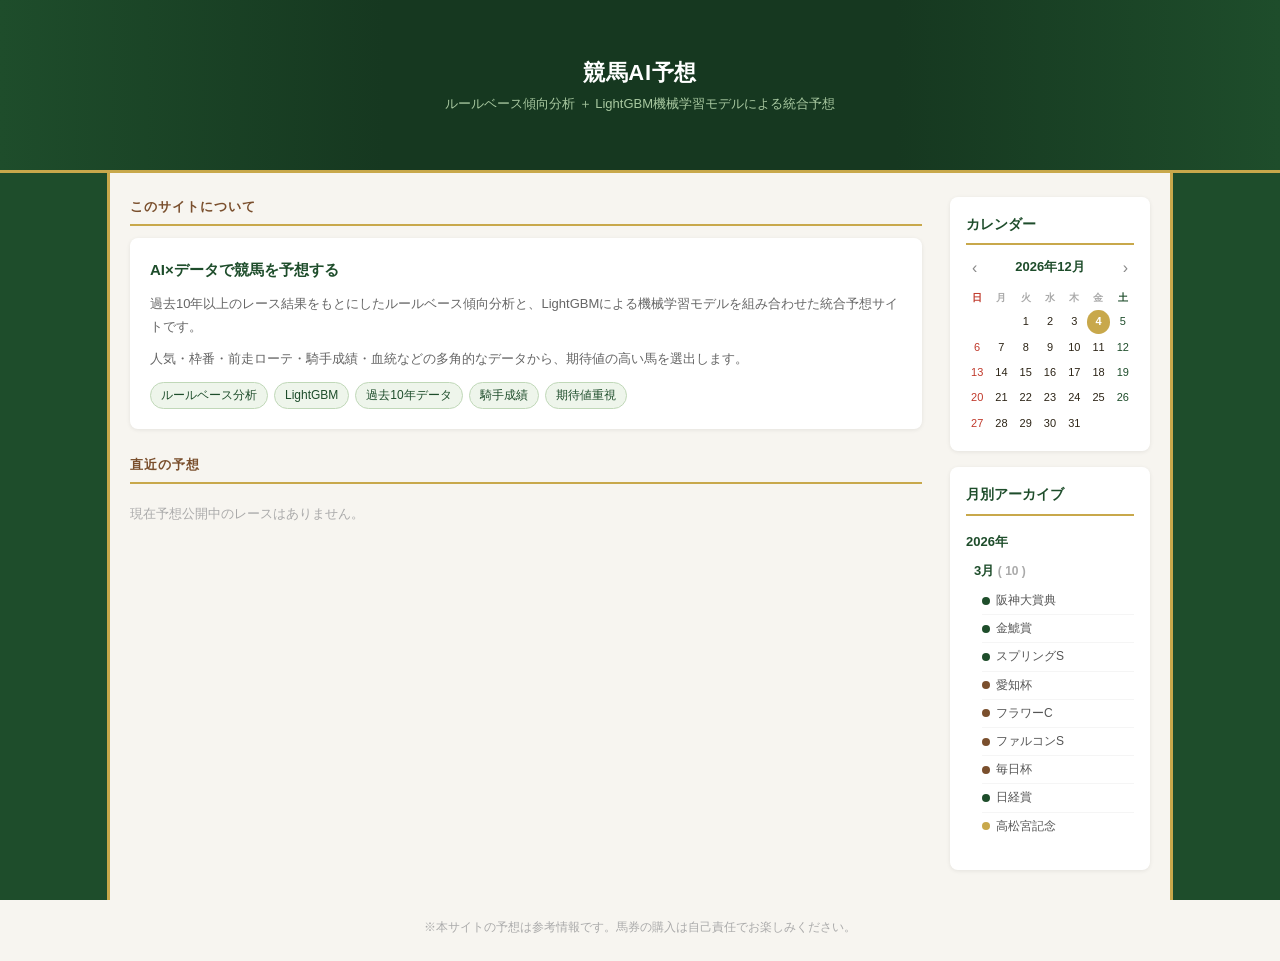
<file: docs/index.html>
<!DOCTYPE html>
<html lang="ja">
<head>
  <meta charset="UTF-8">
  <meta name="viewport" content="width=device-width, initial-scale=1.0">
  <title>競馬AI予想 | ルールベース＋ML統合予想</title>
  <link rel="stylesheet" href="css/style.css">
</head>
<body>

<header>
  <h1>競馬AI予想</h1>
  <p>ルールベース傾向分析 ＋ LightGBM機械学習モデルによる統合予想</p>
</header>

<div class="layout">

  <!-- ========== メインコンテンツ ========== -->
  <div class="main">

    <!-- このサイトについて -->
    <div class="section-title">このサイトについて</div>
    <div class="about-card">
      <h2>AI×データで競馬を予想する</h2>
      <p>過去10年以上のレース結果をもとにしたルールベース傾向分析と、LightGBMによる機械学習モデルを組み合わせた統合予想サイトです。</p>
      <p>人気・枠番・前走ローテ・騎手成績・血統などの多角的なデータから、期待値の高い馬を選出します。</p>
      <div class="tag-list">
        <span class="tag">ルールベース分析</span>
        <span class="tag">LightGBM</span>
        <span class="tag">過去10年データ</span>
        <span class="tag">騎手成績</span>
        <span class="tag">期待値重視</span>
      </div>
    </div>
  </br>

    <!-- 直近レース（開催前のレースのみここに追加） -->
    <div class="section-title">直近の予想</div>
    <div class="race-grid">
      <p style="color:#aaa; font-size:13px; padding:8px 0;">現在予想公開中のレースはありません。</p>
    </div>

  </div>

  <!-- ========== サイドバー ========== -->
  <div class="sidebar">

    <!-- カレンダー -->
    <div class="sidebar-card" style="margin-bottom:16px;">
      <h2>カレンダー</h2>
      <div class="cal-nav">
        <button id="cal-prev">&#8249;</button>
        <span class="cal-month-label" id="cal-label"></span>
        <button id="cal-next">&#8250;</button>
      </div>
      <div class="cal-grid" id="cal-grid"></div>
    </div>

    <!-- 月別アーカイブ -->
    <div class="sidebar-card">
      <h2>月別アーカイブ</h2>

      <!-- 2026年 -->
      <details class="archive-year" open>
        <summary>2026年</summary>
        <div class="archive-months">

          <!-- 2026年3月 -->
          <details class="archive-month" open>
            <summary>3月 <span class="count">( 10 )</span></summary>
            <div class="archive-race-list">
              <a href="race/hanshin-daishoten-2026.html" class="archive-race-link">
                <span class="archive-grade-dot dot-g2"></span>阪神大賞典</a>
              <a href="race/kinko-sho-2026.html" class="archive-race-link">
                <span class="archive-grade-dot dot-g2"></span>金鯱賞
              </a>
              <a href="race/spring-s-2026.html" class="archive-race-link">
                <span class="archive-grade-dot dot-g2"></span>スプリングS
              </a>
              <a href="race/aichi-cup-2026.html" class="archive-race-link">
                <span class="archive-grade-dot dot-g3"></span>愛知杯
              </a>
              <a href="race/flower-cup-2026.html" class="archive-race-link">
                <span class="archive-grade-dot dot-g3"></span>フラワーC
              </a>
              <a href="race/falcon-s-2026.html" class="archive-race-link">
                <span class="archive-grade-dot dot-g3"></span>ファルコンS
              </a>
              <a href="race/mainichi-hai-2026.html" class="archive-race-link">
                <span class="archive-grade-dot dot-g3"></span>毎日杯</a>
              <a href="race/nikkei-sho-2026.html" class="archive-race-link">
                <span class="archive-grade-dot dot-g2"></span>日経賞
              </a>
            
              <a href="race/takamatsumiya-kinen-2026.html" class="archive-race-link">
                <span class="archive-grade-dot dot-g1"></span>高松宮記念
              </a>
            </div>
          </details>

        </div>
      </details>

    </div>
  </div>

</div>

<footer>
  ※本サイトの予想は参考情報です。馬券の購入は自己責任でお楽しみください。
</footer>

<script src="js/calendar.js"></script>
</body>
</html>
</file>
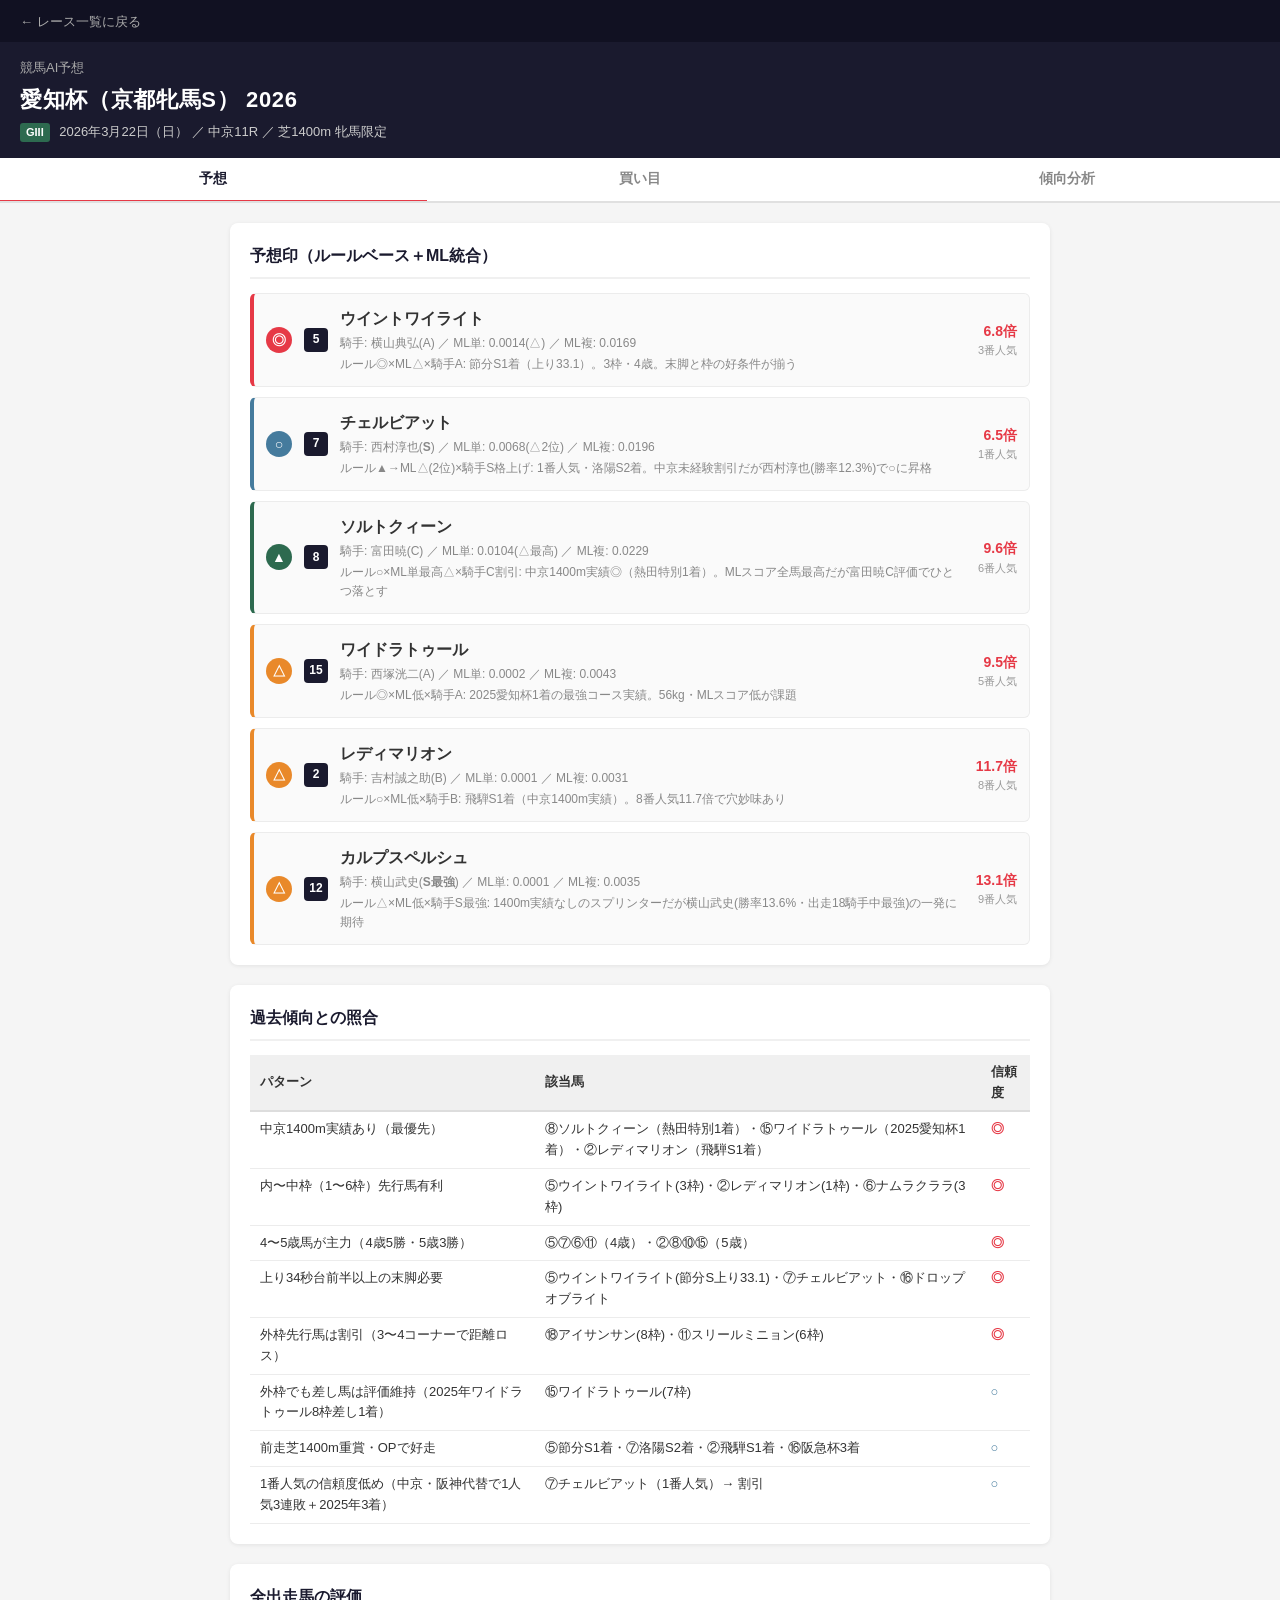
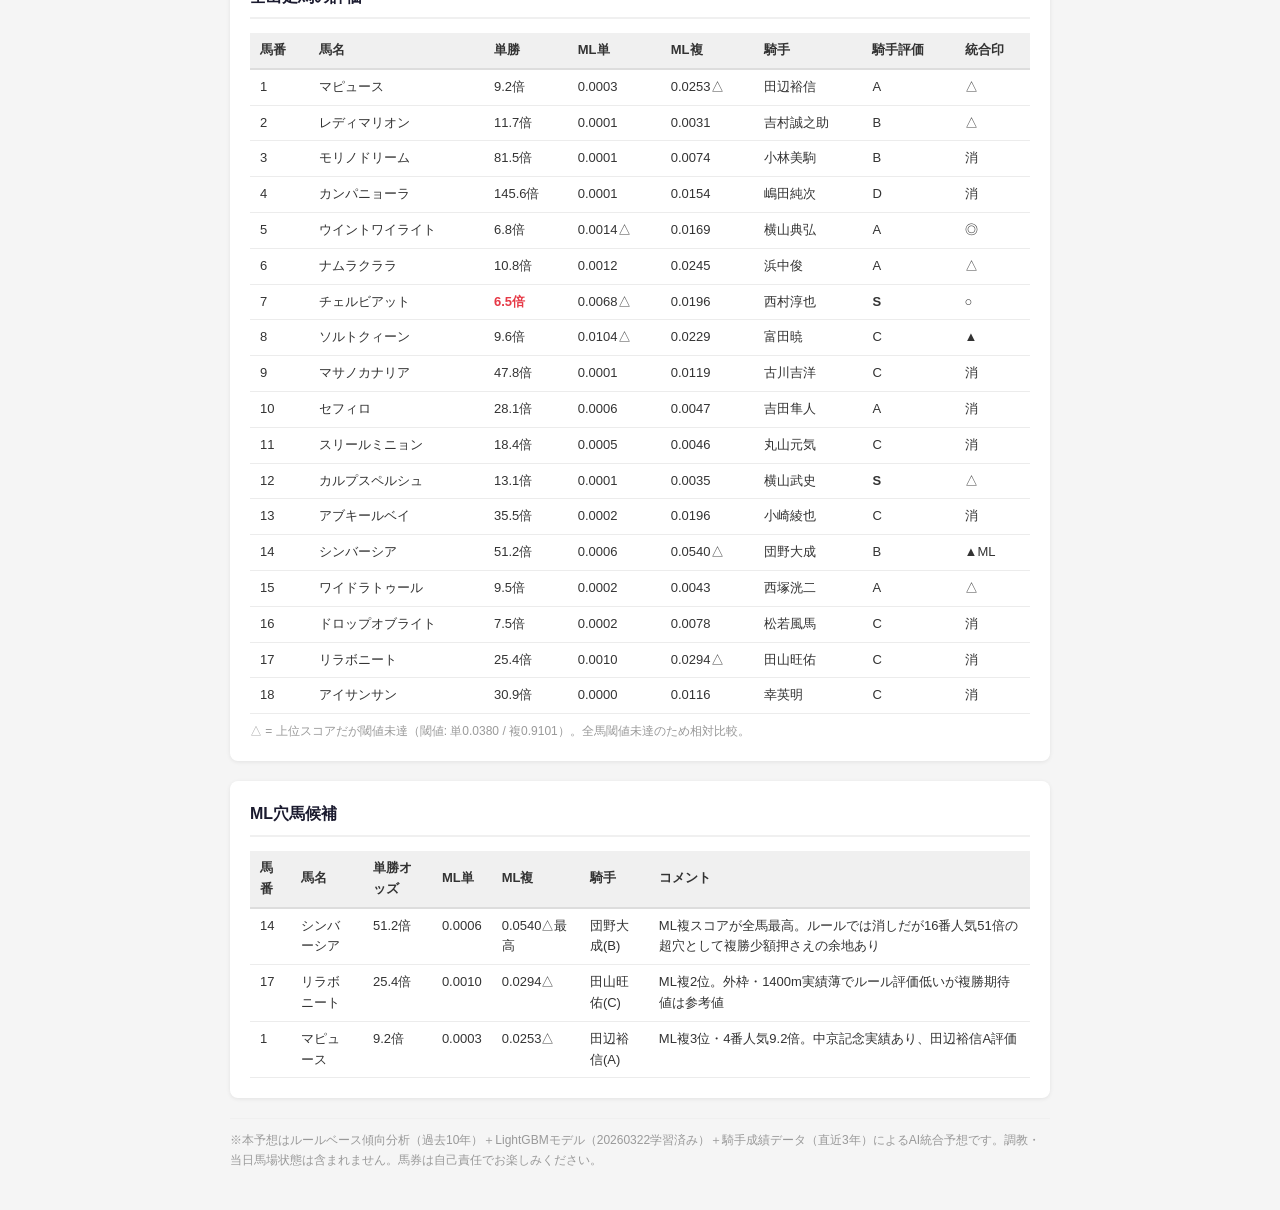
<file: docs/aichi-cup-2026.html>
<!DOCTYPE html>
<html lang="ja">
<head>
  <meta charset="UTF-8">
  <meta name="viewport" content="width=device-width, initial-scale=1.0">
  <title>愛知杯（京都牝馬S） 2026 AI予想 | 競馬予想サイト</title>
  <style>
    *, *::before, *::after { box-sizing: border-box; margin: 0; padding: 0; }
    body {
      font-family: -apple-system, BlinkMacSystemFont, "Segoe UI", "Helvetica Neue", Arial, sans-serif;
      background: #f5f5f5;
      color: #333;
      line-height: 1.6;
    }
    .back-bar { background: #111122; padding: 8px 20px; }
    .back-link { color: #aaa; text-decoration: none; font-size: 13px; }
    .back-link:hover { color: #fff; }
    header { background: #1a1a2e; color: #fff; padding: 16px 20px; }
    header .site-name { font-size: 13px; color: #aaa; margin-bottom: 4px; }
    header h1 { font-size: 22px; font-weight: 700; letter-spacing: 0.03em; }
    header .race-meta { font-size: 13px; color: #ccc; margin-top: 4px; }
    header .grade-badge {
      display: inline-block; background: #2d6a4f; color: #fff;
      font-size: 11px; font-weight: 700; padding: 1px 6px; border-radius: 3px; margin-right: 6px;
    }
    .tabs {
      display: flex; background: #fff; border-bottom: 2px solid #e0e0e0;
      overflow-x: auto; scrollbar-width: none;
    }
    .tabs::-webkit-scrollbar { display: none; }
    .tab-btn {
      flex: 1; min-width: 80px; padding: 12px 16px; border: none; background: none;
      font-size: 14px; font-weight: 600; color: #888; cursor: pointer;
      border-bottom: 3px solid transparent; margin-bottom: -2px; white-space: nowrap;
    }
    .tab-btn.active { color: #1a1a2e; border-bottom-color: #e63946; }
    .tab-content { display: none; padding: 20px; max-width: 860px; margin: 0 auto; }
    .tab-content.active { display: block; }
    .card {
      background: #fff; border-radius: 8px; padding: 20px;
      margin-bottom: 20px; box-shadow: 0 1px 4px rgba(0,0,0,0.08);
    }
    .card h2 {
      font-size: 16px; font-weight: 700; margin-bottom: 14px;
      padding-bottom: 8px; border-bottom: 2px solid #f0f0f0; color: #1a1a2e;
    }
    .card h3 { font-size: 14px; font-weight: 700; margin: 14px 0 8px; color: #444; }
    .badge {
      display: inline-flex; align-items: center; justify-content: center;
      width: 26px; height: 26px; border-radius: 50%;
      font-size: 14px; font-weight: 700; flex-shrink: 0;
    }
    .badge-honmei { background: #e63946; color: #fff; }
    .badge-taiko  { background: #457b9d; color: #fff; }
    .badge-santen { background: #2d6a4f; color: #fff; }
    .badge-tanko  { background: #e9892a; color: #fff; }
    .horse-list { display: flex; flex-direction: column; gap: 10px; }
    .horse-row {
      display: flex; align-items: center; gap: 12px; padding: 12px;
      border-radius: 6px; background: #fafafa; border: 1px solid #ececec;
    }
    .horse-row.row-honmei { border-left: 4px solid #e63946; }
    .horse-row.row-taiko  { border-left: 4px solid #457b9d; }
    .horse-row.row-santen { border-left: 4px solid #2d6a4f; }
    .horse-row.row-tanko  { border-left: 4px solid #e9892a; }
    .horse-num {
      background: #1a1a2e; color: #fff; font-size: 12px; font-weight: 700;
      width: 24px; height: 24px; border-radius: 4px;
      display: flex; align-items: center; justify-content: center; flex-shrink: 0;
    }
    .horse-info { flex: 1; }
    .horse-name { font-size: 16px; font-weight: 700; }
    .horse-sub  { font-size: 12px; color: #888; margin-top: 2px; }
    .horse-odds { font-size: 14px; font-weight: 700; color: #e63946; text-align: right; flex-shrink: 0; }
    .horse-odds small { display: block; font-size: 11px; color: #999; font-weight: normal; }
    .bet-table { width: 100%; border-collapse: collapse; font-size: 14px; }
    .bet-table th { background: #1a1a2e; color: #fff; padding: 8px 12px; text-align: left; font-weight: 600; }
    .bet-table td { padding: 8px 12px; border-bottom: 1px solid #ececec; }
    .bet-table tr:last-child td { border-bottom: none; }
    .bet-table tr:hover td { background: #f9f9f9; }
    .bet-type {
      display: inline-block; background: #1a1a2e; color: #fff;
      font-size: 11px; padding: 2px 6px; border-radius: 3px; font-weight: 700;
    }
    .data-table { width: 100%; border-collapse: collapse; font-size: 13px; }
    .data-table th {
      background: #f0f0f0; padding: 7px 10px; text-align: left;
      font-weight: 600; border-bottom: 2px solid #ddd;
    }
    .data-table td { padding: 7px 10px; border-bottom: 1px solid #ececec; vertical-align: top; }
    .data-table tr:hover td { background: #fafafa; }
    .pop1 { color: #e63946; font-weight: 700; }
    .pop2 { color: #457b9d; font-weight: 700; }
    .rule-list { list-style: none; padding: 0; }
    .rule-list li {
      padding: 8px 0 8px 20px; border-bottom: 1px solid #f0f0f0;
      font-size: 14px; position: relative;
    }
    .rule-list li::before {
      content: "▶"; position: absolute; left: 0;
      color: #e63946; font-size: 10px; top: 11px;
    }
    .rule-list li:last-child { border-bottom: none; }
    .note { font-size: 12px; color: #999; margin-top: 16px; padding-top: 12px; border-top: 1px solid #f0f0f0; }
    .info-box {
      background: #fff8e1; border-left: 4px solid #f0a500;
      padding: 10px 14px; border-radius: 4px; font-size: 13px;
      margin-bottom: 14px; color: #555;
    }
    @media (max-width: 600px) {
      header h1 { font-size: 18px; }
      .tab-btn { font-size: 13px; padding: 10px 12px; }
      .tab-content { padding: 14px; }
      .horse-name { font-size: 15px; }
    }
  </style>
</head>
<body>

<div class="back-bar">
  <a href="index.html" class="back-link">← レース一覧に戻る</a>
</div>

<header>
  <div class="site-name">競馬AI予想</div>
  <h1>愛知杯（京都牝馬S） 2026</h1>
  <div class="race-meta">
    <span class="grade-badge">GIII</span>
    2026年3月22日（日） ／ 中京11R ／ 芝1400m 牝馬限定
  </div>
</header>

<div class="tabs">
  <button class="tab-btn active" onclick="switchTab('yoso')">予想</button>
  <button class="tab-btn" onclick="switchTab('kaimoku')">買い目</button>
  <button class="tab-btn" onclick="switchTab('trend')">傾向分析</button>
</div>

<!-- ========== 予想タブ ========== -->
<div id="tab-yoso" class="tab-content active">

  <div class="card">
    <h2>予想印（ルールベース＋ML統合）</h2>
    <div class="horse-list">

      <div class="horse-row row-honmei">
        <span class="badge badge-honmei">◎</span>
        <div class="horse-num">5</div>
        <div class="horse-info">
          <div class="horse-name">ウイントワイライト</div>
          <div class="horse-sub">騎手: 横山典弘(A) ／ ML単: 0.0014(△) ／ ML複: 0.0169</div>
          <div class="horse-sub">ルール◎×ML△×騎手A: 節分S1着（上り33.1）。3枠・4歳。末脚と枠の好条件が揃う</div>
        </div>
        <div class="horse-odds">6.8倍<small>3番人気</small></div>
      </div>

      <div class="horse-row row-taiko">
        <span class="badge badge-taiko">○</span>
        <div class="horse-num">7</div>
        <div class="horse-info">
          <div class="horse-name">チェルビアット</div>
          <div class="horse-sub">騎手: 西村淳也(<strong>S</strong>) ／ ML単: 0.0068(△2位) ／ ML複: 0.0196</div>
          <div class="horse-sub">ルール▲→ML△(2位)×騎手S格上げ: 1番人気・洛陽S2着。中京未経験割引だが西村淳也(勝率12.3%)で○に昇格</div>
        </div>
        <div class="horse-odds">6.5倍<small>1番人気</small></div>
      </div>

      <div class="horse-row row-santen">
        <span class="badge badge-santen">▲</span>
        <div class="horse-num">8</div>
        <div class="horse-info">
          <div class="horse-name">ソルトクィーン</div>
          <div class="horse-sub">騎手: 富田暁(C) ／ ML単: 0.0104(△最高) ／ ML複: 0.0229</div>
          <div class="horse-sub">ルール○×ML単最高△×騎手C割引: 中京1400m実績◎（熱田特別1着）。MLスコア全馬最高だが富田暁C評価でひとつ落とす</div>
        </div>
        <div class="horse-odds">9.6倍<small>6番人気</small></div>
      </div>

      <div class="horse-row row-tanko">
        <span class="badge badge-tanko">△</span>
        <div class="horse-num">15</div>
        <div class="horse-info">
          <div class="horse-name">ワイドラトゥール</div>
          <div class="horse-sub">騎手: 西塚洸二(A) ／ ML単: 0.0002 ／ ML複: 0.0043</div>
          <div class="horse-sub">ルール◎×ML低×騎手A: 2025愛知杯1着の最強コース実績。56kg・MLスコア低が課題</div>
        </div>
        <div class="horse-odds">9.5倍<small>5番人気</small></div>
      </div>

      <div class="horse-row row-tanko">
        <span class="badge badge-tanko">△</span>
        <div class="horse-num">2</div>
        <div class="horse-info">
          <div class="horse-name">レディマリオン</div>
          <div class="horse-sub">騎手: 吉村誠之助(B) ／ ML単: 0.0001 ／ ML複: 0.0031</div>
          <div class="horse-sub">ルール○×ML低×騎手B: 飛騨S1着（中京1400m実績）。8番人気11.7倍で穴妙味あり</div>
        </div>
        <div class="horse-odds">11.7倍<small>8番人気</small></div>
      </div>

      <div class="horse-row row-tanko">
        <span class="badge badge-tanko">△</span>
        <div class="horse-num">12</div>
        <div class="horse-info">
          <div class="horse-name">カルプスペルシュ</div>
          <div class="horse-sub">騎手: 横山武史(<strong>S最強</strong>) ／ ML単: 0.0001 ／ ML複: 0.0035</div>
          <div class="horse-sub">ルール△×ML低×騎手S最強: 1400m実績なしのスプリンターだが横山武史(勝率13.6%・出走18騎手中最強)の一発に期待</div>
        </div>
        <div class="horse-odds">13.1倍<small>9番人気</small></div>
      </div>

    </div>
  </div>

  <!-- 過去傾向との照合 -->
  <div class="card">
    <h2>過去傾向との照合</h2>
    <table class="data-table">
      <thead>
        <tr><th>パターン</th><th>該当馬</th><th>信頼度</th></tr>
      </thead>
      <tbody>
        <tr><td>中京1400m実績あり（最優先）</td><td>⑧ソルトクィーン（熱田特別1着）・⑮ワイドラトゥール（2025愛知杯1着）・②レディマリオン（飛騨S1着）</td><td class="pop1">◎</td></tr>
        <tr><td>内〜中枠（1〜6枠）先行馬有利</td><td>⑤ウイントワイライト(3枠)・②レディマリオン(1枠)・⑥ナムラクララ(3枠)</td><td class="pop1">◎</td></tr>
        <tr><td>4〜5歳馬が主力（4歳5勝・5歳3勝）</td><td>⑤⑦⑥⑪（4歳）・②⑧⑩⑮（5歳）</td><td class="pop1">◎</td></tr>
        <tr><td>上り34秒台前半以上の末脚必要</td><td>⑤ウイントワイライト(節分S上り33.1)・⑦チェルビアット・⑯ドロップオブライト</td><td class="pop1">◎</td></tr>
        <tr><td>外枠先行馬は割引（3〜4コーナーで距離ロス）</td><td>⑱アイサンサン(8枠)・⑪スリールミニョン(6枠)</td><td class="pop1">◎</td></tr>
        <tr><td>外枠でも差し馬は評価維持（2025年ワイドラトゥール8枠差し1着）</td><td>⑮ワイドラトゥール(7枠)</td><td class="pop2">○</td></tr>
        <tr><td>前走芝1400m重賞・OPで好走</td><td>⑤節分S1着・⑦洛陽S2着・②飛騨S1着・⑯阪急杯3着</td><td class="pop2">○</td></tr>
        <tr><td>1番人気の信頼度低め（中京・阪神代替で1人気3連敗＋2025年3着）</td><td>⑦チェルビアット（1番人気）→ 割引</td><td class="pop2">○</td></tr>
      </tbody>
    </table>
  </div>

  <!-- 全出走馬評価テーブル -->
  <div class="card">
    <h2>全出走馬の評価</h2>
    <table class="data-table">
      <thead>
        <tr><th>馬番</th><th>馬名</th><th>単勝</th><th>ML単</th><th>ML複</th><th>騎手</th><th>騎手評価</th><th>統合印</th></tr>
      </thead>
      <tbody>
        <tr><td>1</td><td>マピュース</td><td>9.2倍</td><td>0.0003</td><td>0.0253△</td><td>田辺裕信</td><td>A</td><td>△</td></tr>
        <tr><td>2</td><td>レディマリオン</td><td>11.7倍</td><td>0.0001</td><td>0.0031</td><td>吉村誠之助</td><td>B</td><td>△</td></tr>
        <tr><td>3</td><td>モリノドリーム</td><td>81.5倍</td><td>0.0001</td><td>0.0074</td><td>小林美駒</td><td>B</td><td>消</td></tr>
        <tr><td>4</td><td>カンパニョーラ</td><td>145.6倍</td><td>0.0001</td><td>0.0154</td><td>嶋田純次</td><td>D</td><td>消</td></tr>
        <tr><td>5</td><td>ウイントワイライト</td><td>6.8倍</td><td>0.0014△</td><td>0.0169</td><td>横山典弘</td><td>A</td><td>◎</td></tr>
        <tr><td>6</td><td>ナムラクララ</td><td>10.8倍</td><td>0.0012</td><td>0.0245</td><td>浜中俊</td><td>A</td><td>△</td></tr>
        <tr><td>7</td><td>チェルビアット</td><td class="pop1">6.5倍</td><td>0.0068△</td><td>0.0196</td><td>西村淳也</td><td><strong>S</strong></td><td>○</td></tr>
        <tr><td>8</td><td>ソルトクィーン</td><td>9.6倍</td><td>0.0104△</td><td>0.0229</td><td>富田暁</td><td>C</td><td>▲</td></tr>
        <tr><td>9</td><td>マサノカナリア</td><td>47.8倍</td><td>0.0001</td><td>0.0119</td><td>古川吉洋</td><td>C</td><td>消</td></tr>
        <tr><td>10</td><td>セフィロ</td><td>28.1倍</td><td>0.0006</td><td>0.0047</td><td>吉田隼人</td><td>A</td><td>消</td></tr>
        <tr><td>11</td><td>スリールミニョン</td><td>18.4倍</td><td>0.0005</td><td>0.0046</td><td>丸山元気</td><td>C</td><td>消</td></tr>
        <tr><td>12</td><td>カルプスペルシュ</td><td>13.1倍</td><td>0.0001</td><td>0.0035</td><td>横山武史</td><td><strong>S</strong></td><td>△</td></tr>
        <tr><td>13</td><td>アブキールベイ</td><td>35.5倍</td><td>0.0002</td><td>0.0196</td><td>小崎綾也</td><td>C</td><td>消</td></tr>
        <tr><td>14</td><td>シンバーシア</td><td>51.2倍</td><td>0.0006</td><td>0.0540△</td><td>団野大成</td><td>B</td><td>▲ML</td></tr>
        <tr><td>15</td><td>ワイドラトゥール</td><td>9.5倍</td><td>0.0002</td><td>0.0043</td><td>西塚洸二</td><td>A</td><td>△</td></tr>
        <tr><td>16</td><td>ドロップオブライト</td><td>7.5倍</td><td>0.0002</td><td>0.0078</td><td>松若風馬</td><td>C</td><td>消</td></tr>
        <tr><td>17</td><td>リラボニート</td><td>25.4倍</td><td>0.0010</td><td>0.0294△</td><td>田山旺佑</td><td>C</td><td>消</td></tr>
        <tr><td>18</td><td>アイサンサン</td><td>30.9倍</td><td>0.0000</td><td>0.0116</td><td>幸英明</td><td>C</td><td>消</td></tr>
      </tbody>
    </table>
    <p style="font-size:12px; color:#999; margin-top:8px;">△ = 上位スコアだが閾値未達（閾値: 単0.0380 / 複0.9101）。全馬閾値未達のため相対比較。</p>
  </div>

  <!-- ML穴馬候補 -->
  <div class="card">
    <h2>ML穴馬候補</h2>
    <table class="data-table">
      <thead>
        <tr><th>馬番</th><th>馬名</th><th>単勝オッズ</th><th>ML単</th><th>ML複</th><th>騎手</th><th>コメント</th></tr>
      </thead>
      <tbody>
        <tr><td>14</td><td>シンバーシア</td><td>51.2倍</td><td>0.0006</td><td>0.0540△最高</td><td>団野大成(B)</td><td>ML複スコアが全馬最高。ルールでは消しだが16番人気51倍の超穴として複勝少額押さえの余地あり</td></tr>
        <tr><td>17</td><td>リラボニート</td><td>25.4倍</td><td>0.0010</td><td>0.0294△</td><td>田山旺佑(C)</td><td>ML複2位。外枠・1400m実績薄でルール評価低いが複勝期待値は参考値</td></tr>
        <tr><td>1</td><td>マピュース</td><td>9.2倍</td><td>0.0003</td><td>0.0253△</td><td>田辺裕信(A)</td><td>ML複3位・4番人気9.2倍。中京記念実績あり、田辺裕信A評価</td></tr>
      </tbody>
    </table>
  </div>

  <p class="note" style="margin: 0 0 20px;">
    ※本予想はルールベース傾向分析（過去10年）＋LightGBMモデル（20260322学習済み）＋騎手成績データ（直近3年）によるAI統合予想です。調教・当日馬場状態は含まれません。馬券は自己責任でお楽しみください。
  </p>
</div>

<!-- ========== 買い目タブ ========== -->
<div id="tab-kaimoku" class="tab-content">

  <div class="card">
    <h2>推奨買い目（◎⑤ウイントワイライト軸）</h2>
    <h3>メインライン（◎軸）</h3>
    <table class="bet-table">
      <thead>
        <tr><th>式別</th><th>組み合わせ</th><th>根拠</th></tr>
      </thead>
      <tbody>
        <tr><td><span class="bet-type">単勝</span></td><td>⑤</td><td>本命</td></tr>
        <tr><td><span class="bet-type">複勝</span></td><td>⑤⑦</td><td>本命・対抗保険</td></tr>
        <tr><td><span class="bet-type">馬連</span></td><td>⑤ー⑦</td><td>◎○ メインライン</td></tr>
        <tr><td><span class="bet-type">馬連</span></td><td>⑤ー⑧</td><td>◎▲（ML最高・コース実績）</td></tr>
        <tr><td><span class="bet-type">馬連</span></td><td>⑤ー⑮</td><td>◎△（2025愛知杯1着実績）</td></tr>
        <tr><td><span class="bet-type">馬連</span></td><td>⑤ー②</td><td>◎△（飛騨S・穴11.7倍）</td></tr>
        <tr><td><span class="bet-type">馬連</span></td><td>⑤ー⑫</td><td>◎△（横山武S騎手・穴）</td></tr>
        <tr><td><span class="bet-type">3連複</span></td><td>⑤ー⑦ー⑧</td><td>◎○▲ ボックス</td></tr>
        <tr><td><span class="bet-type">3連複</span></td><td>⑤ー⑦ー⑮</td><td>◎○△</td></tr>
        <tr><td><span class="bet-type">3連複</span></td><td>⑤ー⑦ー②</td><td>◎○穴</td></tr>
        <tr><td><span class="bet-type">3連複</span></td><td>⑤ー⑦ー⑫</td><td>◎○△（横山武）</td></tr>
      </tbody>
    </table>
    <h3 style="margin-top:16px;">保険ライン（◎が飛んだ時用）</h3>
    <table class="bet-table">
      <thead>
        <tr><th>式別</th><th>組み合わせ</th><th>根拠</th></tr>
      </thead>
      <tbody>
        <tr><td><span class="bet-type">馬連</span></td><td>⑦ー⑧</td><td>○-▲</td></tr>
        <tr><td><span class="bet-type">馬連</span></td><td>⑦ー⑮</td><td>○-△（コース実績）</td></tr>
        <tr><td><span class="bet-type">3連複</span></td><td>⑦ー⑧ー⑮</td><td>○-▲-△</td></tr>
      </tbody>
    </table>
    <h3 style="margin-top:16px;">超穴狙い（少額のみ）</h3>
    <table class="bet-table">
      <thead>
        <tr><th>式別</th><th>組み合わせ</th><th>根拠</th></tr>
      </thead>
      <tbody>
        <tr><td><span class="bet-type">複勝</span></td><td>⑭シンバーシア</td><td>ML複最高0.054・16番人気51倍</td></tr>
      </tbody>
    </table>
  </div>

  <div class="card">
    <h2>総評</h2>
    <p style="font-size:14px; line-height:1.8;">
      <strong>◎ウイントワイライト（5番）を本命。</strong><br>
      ルールベース（前走節分S1着・末脚33.1・内枠3枠・4歳）×MLスコア△×騎手A（横山典弘）が揃う。中京1400m未経験は課題だが、末脚の破壊力と枠の好条件で本命に推す。
    </p>
    <p style="font-size:14px; line-height:1.8; margin-top:12px;">
      <strong>○チェルビアット（7番）を対抗に格上げ。</strong><br>
      ML単2位（0.0068）×西村淳也S評価（勝率12.3%・複勝33.7%・2026年リーディング4位相当）の組み合わせで▲から○に昇格。1番人気苦戦パターンは懸念だが、騎手力で補える可能性十分。
    </p>
    <p style="font-size:14px; line-height:1.8; margin-top:12px;">
      <strong>▲ソルトクィーン（8番）はML単最高スコア×コース実績◎。</strong><br>
      ML単スコア全馬最高(0.0104)と中京1400m実績（熱田特別1着）は◎だが、富田暁騎手（勝率4.1%・C評価）でひとつ落として▲。騎手が換わっていれば○候補だった。
    </p>
    <p style="font-size:14px; line-height:1.8; margin-top:12px;">
      <strong>△カルプスペルシュ（12番）は横山武史S最強騎手の一発。</strong><br>
      横山武史（勝率13.6%・複勝36.2%）はこのレース出走18騎手中最強。1400m実績なしのスプリンターだが、騎手の一発に賭ける穴候補として面白い。
    </p>
  </div>

</div>

<!-- ========== 傾向分析タブ ========== -->
<div id="tab-trend" class="tab-content">

  <div class="info-box">
    ⚠️ <strong>コース変更の経緯:</strong> 2024年まで京都（〜2020・2024）または阪神代替（2021〜2023）で開催。<strong>2025年から中京・芝1400mに移設し「愛知杯」に改称</strong>。中京への傾向適用が重要で、過去の京都・阪神傾向はそのまま適用できない。
  </div>

  <div class="card">
    <h2>過去10年の結果</h2>
    <table class="data-table">
      <thead>
        <tr><th>年</th><th>開催</th><th>1着</th><th>人気</th><th>枠</th><th>上り</th><th>2着</th><th>人気</th><th>3着</th><th>人気</th></tr>
      </thead>
      <tbody>
        <tr><td>2016</td><td>京都</td><td>クイーンズリング</td><td class="pop1">1</td><td>7</td><td>35.6</td><td>マジックタイム</td><td>6</td><td>ウインプリメーラ</td><td>3</td></tr>
        <tr><td>2017</td><td>京都</td><td>レッツゴードンキ</td><td class="pop1">1</td><td>5</td><td>34.0</td><td>ワンスインナムーン</td><td>7</td><td>スナッチマインド</td><td>5</td></tr>
        <tr><td>2018</td><td>京都</td><td>ミスパンテール</td><td class="pop1">1</td><td>6</td><td>34.1</td><td>デアレガーロ</td><td>4</td><td>エスティタート</td><td>5</td></tr>
        <tr><td>2019</td><td>京都</td><td>デアレガーロ</td><td>9</td><td>5</td><td>34.2</td><td>リナーテ</td><td>7</td><td>アマルフィコースト</td><td>13</td></tr>
        <tr><td>2020</td><td>京都</td><td>サウンドキアラ</td><td class="pop1">1</td><td>8</td><td>34.5</td><td>プールヴィル</td><td>6</td><td>メイショウグロッケ</td><td>13</td></tr>
        <tr><td>2021</td><td>阪神</td><td>イベリス</td><td>3</td><td>2</td><td>34.3</td><td>ギルデッドミラー</td><td>5</td><td>ブランノワール</td><td>9</td></tr>
        <tr><td>2022</td><td>阪神</td><td>ロータスランド</td><td>5</td><td>4</td><td>33.8</td><td>スカイグルーヴ</td><td class="pop1">1</td><td>タンタラス</td><td class="pop2">2</td></tr>
        <tr><td>2023</td><td>阪神</td><td>ララクリスティーヌ</td><td class="pop2">2</td><td>3</td><td>33.5</td><td>ウインシャーロット</td><td class="pop1">1</td><td>ロータスランド</td><td>3</td></tr>
        <tr><td>2024</td><td>京都</td><td>ソーダズリング</td><td class="pop2">2</td><td>7</td><td>33.9</td><td>ナムラクレア</td><td class="pop1">1</td><td>コムストックロード</td><td>16</td></tr>
        <tr><td>2025</td><td><strong>中京</strong></td><td><strong>ワイドラトゥール</strong></td><td>10</td><td>8</td><td>34.6</td><td>シングザットソング</td><td>3</td><td>カピリナ</td><td class="pop1">1</td></tr>
      </tbody>
    </table>
  </div>

  <div class="card">
    <h2>人気・荒れ傾向（コース別）</h2>
    <h3>京都開催（2016〜2020・2024）5回</h3>
    <ul class="rule-list">
      <li>1番人気: 3勝（60%）— 比較的信頼できる</li>
      <li>2019年は1番人気5着で荒れ（9番人気優勝）</li>
      <li>基本は堅め〜中穴。阪神Cからの直行組が強い</li>
    </ul>
    <h3>阪神代替（2021〜2023）3回</h3>
    <ul class="rule-list">
      <li>1番人気: 3年連続敗北 — 信頼度ゼロ</li>
      <li>2〜3番人気が台頭。京都より荒れやすい</li>
    </ul>
    <h3>中京開催（2025年参考）1回</h3>
    <ul class="rule-list">
      <li>10番人気ワイドラトゥールが優勝（大波乱）</li>
      <li>1番人気カピリナは3着止まり</li>
      <li>サンプル1年のため参考値だが、1番人気苦戦傾向が継続</li>
    </ul>
  </div>

  <div class="card">
    <h2>中京1400mの特徴（2026年の重要ポイント）</h2>
    <ul class="rule-list">
      <li><strong>中京1400m実績最優先</strong> — 2025年愛知杯・熱田特別・飛騨S出走歴が参考になる</li>
      <li><strong>内〜中枠（1〜6枠）の先行馬が有利</strong> — 3〜4コーナーの急坂で外を回ると距離ロス</li>
      <li><strong>外枠の差し馬は評価を維持</strong> — 2025年ワイドラトゥール（8枠16番差し）が優勝</li>
      <li><strong>直線476m</strong> — 末脚は必要だが追い込み一辺倒では届かないコース</li>
      <li><strong>上り34秒台前半以上が必要</strong> — 全年で勝ち馬の上りは34.5以下</li>
    </ul>
  </div>

  <div class="card">
    <h2>馬齢・斤量傾向</h2>
    <table class="data-table">
      <thead><tr><th>年齢</th><th>勝利数（10年）</th><th>2着</th><th>3着</th><th>評価</th></tr></thead>
      <tbody>
        <tr><td><strong>4歳</strong></td><td><strong>5勝</strong></td><td>2</td><td>3</td><td class="pop1">◎ 最強</td></tr>
        <tr><td>5歳</td><td>3勝</td><td>5</td><td>3</td><td class="pop2">○</td></tr>
        <tr><td>6歳</td><td>1勝</td><td>1</td><td>2</td><td>△</td></tr>
        <tr><td>7歳以上</td><td>0勝</td><td>1</td><td>1</td><td>消</td></tr>
      </tbody>
    </table>
    <ul class="rule-list" style="margin-top:10px;">
      <li>斤量: 56kg（最重量）は不利になりやすい — ワイドラトゥール(56kg)のMLスコアが低い一因か</li>
      <li>53〜55kgの馬が好成績</li>
    </ul>
  </div>

  <div class="card">
    <h2>血統傾向</h2>
    <ul class="rule-list">
      <li>スプリント〜マイル系が優位（ロードカナロア・ダイワメジャー系）</li>
      <li>中京1400mはキングカメハメハ系（コーナーが得意）が好相性</li>
      <li>サンデー系でもスプリント寄りの配合を重視</li>
      <li>パワー型（フランス系）も中京の急坂向き</li>
    </ul>
  </div>

  <div class="card">
    <h2>法則まとめ（2026年向け）</h2>
    <ul class="rule-list">
      <li><strong>コース実績</strong>: 中京1400m実績のある馬を最優先</li>
      <li><strong>枠番</strong>: 内〜中枠（1〜6枠）の先行馬有利。外枠先行は割引</li>
      <li><strong>差し馬</strong>: 外枠でも差し馬なら評価を下げない</li>
      <li><strong>上り</strong>: 34秒台前半以上の末脚が必要条件</li>
      <li><strong>年齢</strong>: 4〜5歳馬が主力。6歳以上は割引</li>
      <li><strong>1番人気</strong>: 信頼度低め（中京・阪神代替計4年で1着なし）</li>
      <li><strong>前走</strong>: 芝1400m重賞・OP好走組を重視（阪神C組は今年参考外）</li>
    </ul>
  </div>

  <p class="note" style="margin: 0 0 20px;">
    ※分析対象: 2016〜2025年（10年分）。2026年は中京芝1400m（愛知杯）開催。生成日: 2026-03-21
  </p>
</div>

<script>
  function switchTab(id) {
    document.querySelectorAll('.tab-content').forEach(el => el.classList.remove('active'));
    document.querySelectorAll('.tab-btn').forEach(el => el.classList.remove('active'));
    document.getElementById('tab-' + id).classList.add('active');
    event.target.classList.add('active');
  }
</script>

</body>
</html>
</file>
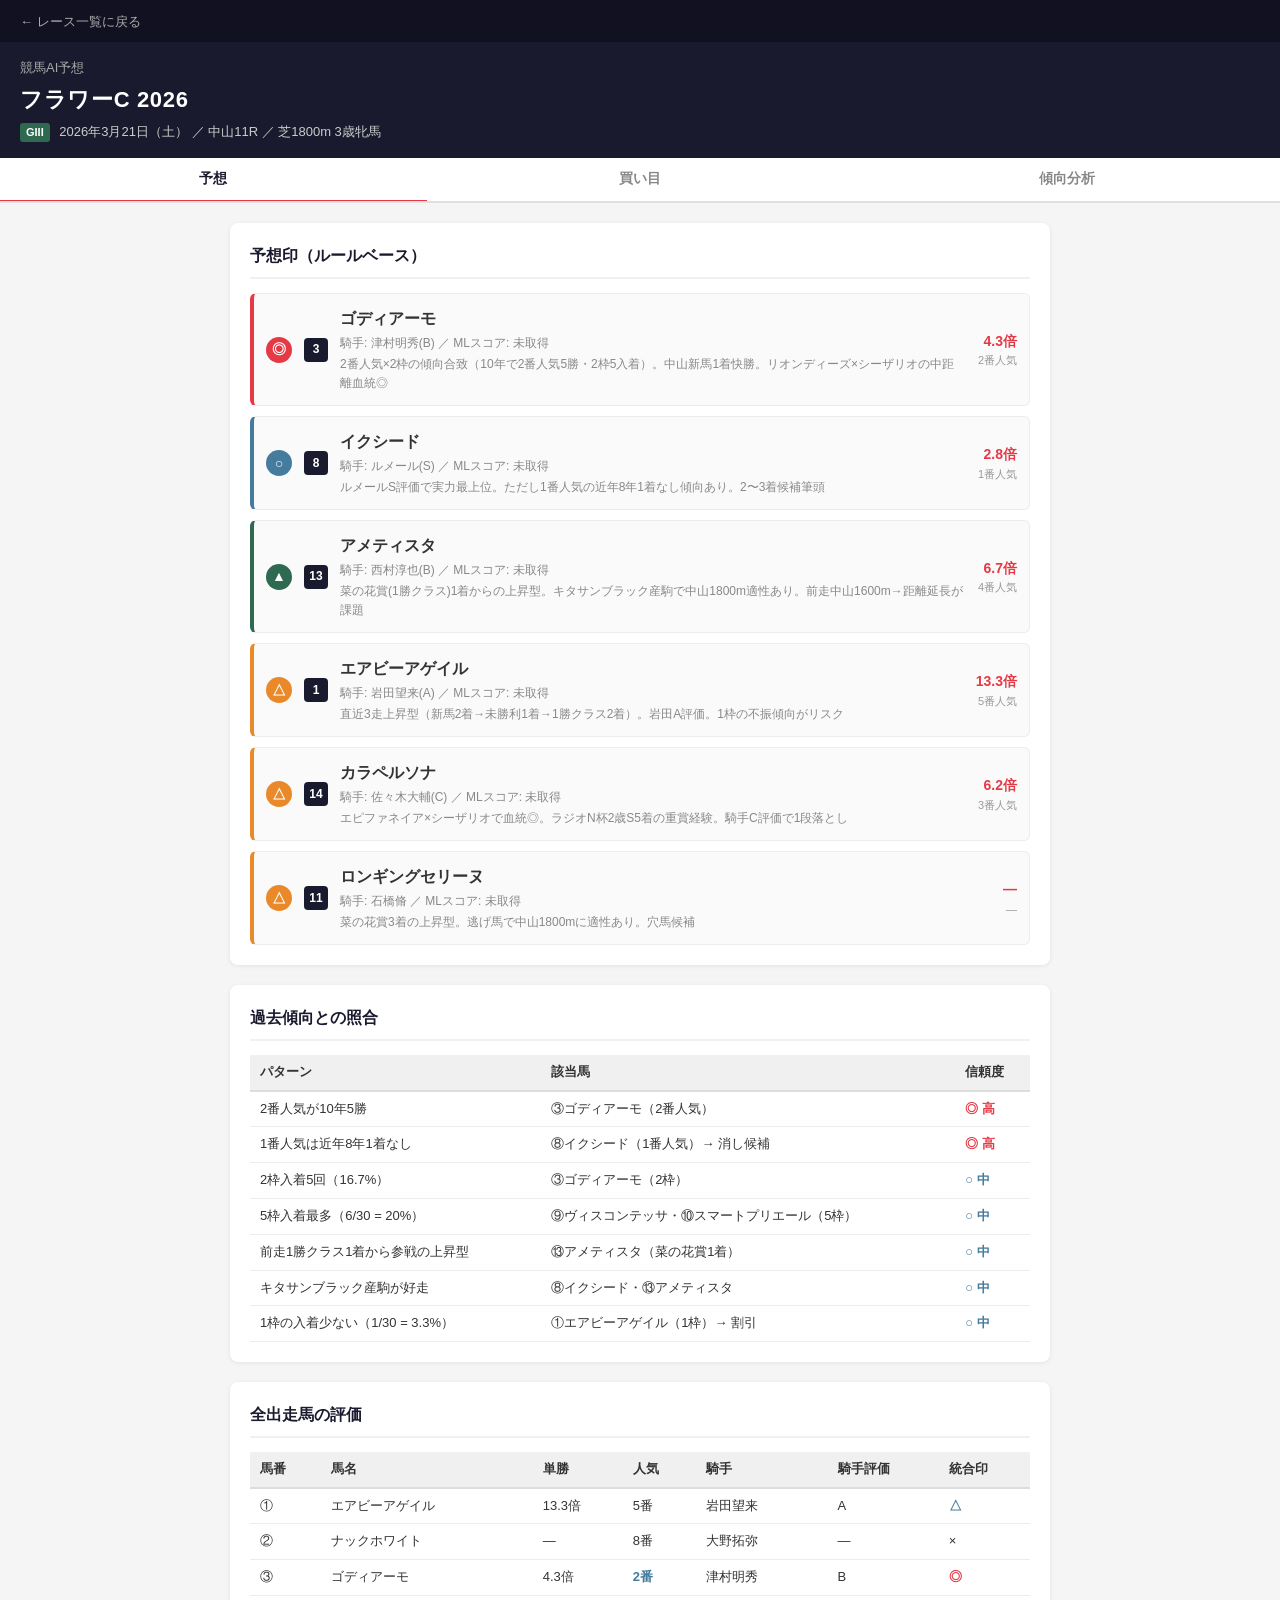
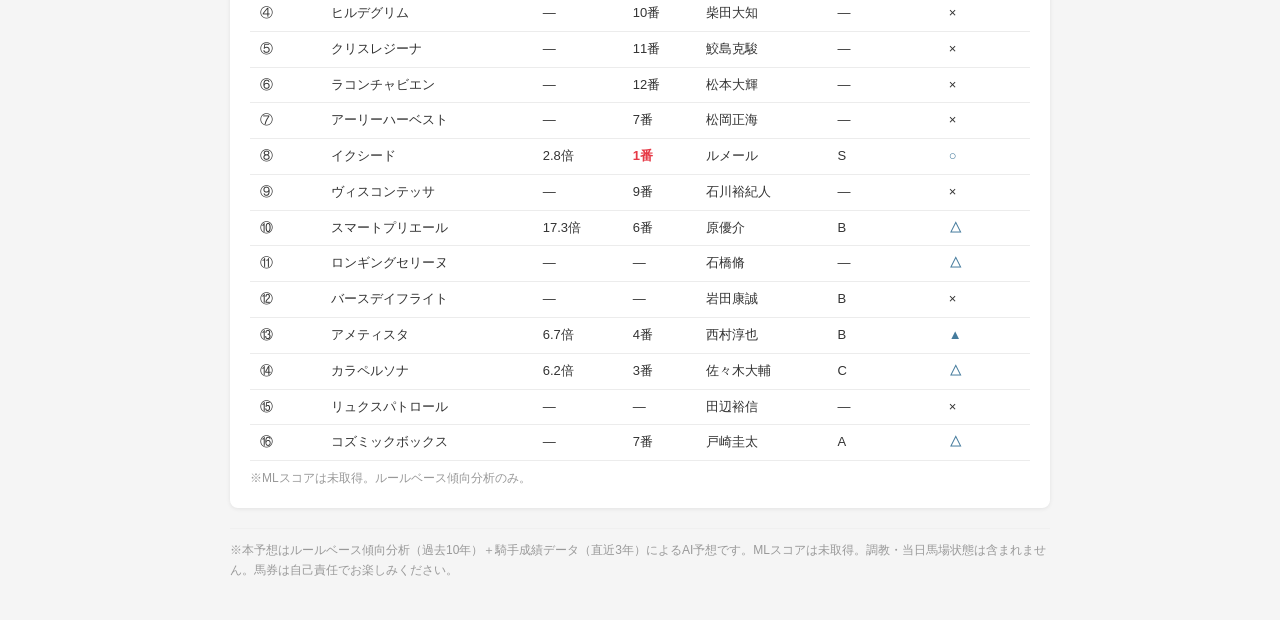
<file: docs/flower-cup-2026.html>
<!DOCTYPE html>
<html lang="ja">
<head>
  <meta charset="UTF-8">
  <meta name="viewport" content="width=device-width, initial-scale=1.0">
  <title>フラワーC 2026 AI予想 | 競馬予想サイト</title>
  <style>
    *, *::before, *::after { box-sizing: border-box; margin: 0; padding: 0; }

    body {
      font-family: -apple-system, BlinkMacSystemFont, "Segoe UI", "Helvetica Neue", Arial, sans-serif;
      background: #f5f5f5;
      color: #333;
      line-height: 1.6;
    }

    /* 戻るリンク */
    .back-bar { background: #111122; padding: 8px 20px; }
    .back-link { color: #aaa; text-decoration: none; font-size: 13px; }
    .back-link:hover { color: #fff; }

    /* ヘッダー */
    header { background: #1a1a2e; color: #fff; padding: 16px 20px; }
    header .site-name { font-size: 13px; color: #aaa; margin-bottom: 4px; }
    header h1 { font-size: 22px; font-weight: 700; letter-spacing: 0.03em; }
    header .race-meta { font-size: 13px; color: #ccc; margin-top: 4px; }
    header .grade-badge {
      display: inline-block; background: #2d6a4f; color: #fff;
      font-size: 11px; font-weight: 700; padding: 1px 6px; border-radius: 3px; margin-right: 6px;
    }

    /* タブ */
    .tabs {
      display: flex; background: #fff; border-bottom: 2px solid #e0e0e0;
      overflow-x: auto; scrollbar-width: none;
    }
    .tabs::-webkit-scrollbar { display: none; }
    .tab-btn {
      flex: 1; min-width: 80px; padding: 12px 16px; border: none; background: none;
      font-size: 14px; font-weight: 600; color: #888; cursor: pointer;
      border-bottom: 3px solid transparent; margin-bottom: -2px; white-space: nowrap;
    }
    .tab-btn.active { color: #1a1a2e; border-bottom-color: #e63946; }

    /* コンテンツ */
    .tab-content { display: none; padding: 20px; max-width: 860px; margin: 0 auto; }
    .tab-content.active { display: block; }

    /* カード */
    .card {
      background: #fff; border-radius: 8px; padding: 20px;
      margin-bottom: 20px; box-shadow: 0 1px 4px rgba(0,0,0,0.08);
    }
    .card h2 {
      font-size: 16px; font-weight: 700; margin-bottom: 14px;
      padding-bottom: 8px; border-bottom: 2px solid #f0f0f0; color: #1a1a2e;
    }
    .card h3 { font-size: 14px; font-weight: 700; margin: 14px 0 8px; color: #444; }

    /* 予想印バッジ */
    .badge {
      display: inline-flex; align-items: center; justify-content: center;
      width: 26px; height: 26px; border-radius: 50%;
      font-size: 14px; font-weight: 700; flex-shrink: 0;
    }
    .badge-honmei { background: #e63946; color: #fff; }
    .badge-taiko  { background: #457b9d; color: #fff; }
    .badge-santen { background: #2d6a4f; color: #fff; }
    .badge-tanko  { background: #e9892a; color: #fff; }

    /* 予想カード */
    .horse-list { display: flex; flex-direction: column; gap: 10px; }
    .horse-row {
      display: flex; align-items: center; gap: 12px; padding: 12px;
      border-radius: 6px; background: #fafafa; border: 1px solid #ececec;
    }
    .horse-row.row-honmei { border-left: 4px solid #e63946; }
    .horse-row.row-taiko  { border-left: 4px solid #457b9d; }
    .horse-row.row-santen { border-left: 4px solid #2d6a4f; }
    .horse-row.row-tanko  { border-left: 4px solid #e9892a; }

    .horse-num {
      background: #1a1a2e; color: #fff; font-size: 12px; font-weight: 700;
      width: 24px; height: 24px; border-radius: 4px;
      display: flex; align-items: center; justify-content: center; flex-shrink: 0;
    }
    .horse-info { flex: 1; }
    .horse-name { font-size: 16px; font-weight: 700; }
    .horse-sub  { font-size: 12px; color: #888; margin-top: 2px; }
    .horse-odds { font-size: 14px; font-weight: 700; color: #e63946; text-align: right; flex-shrink: 0; }
    .horse-odds small { display: block; font-size: 11px; color: #999; font-weight: normal; }

    /* 買い目テーブル */
    .bet-table { width: 100%; border-collapse: collapse; font-size: 14px; }
    .bet-table th { background: #1a1a2e; color: #fff; padding: 8px 12px; text-align: left; font-weight: 600; }
    .bet-table td { padding: 8px 12px; border-bottom: 1px solid #ececec; }
    .bet-table tr:last-child td { border-bottom: none; }
    .bet-table tr:hover td { background: #f9f9f9; }
    .bet-type {
      display: inline-block; background: #1a1a2e; color: #fff;
      font-size: 11px; padding: 2px 6px; border-radius: 3px; font-weight: 700;
    }

    /* 傾向テーブル */
    .data-table { width: 100%; border-collapse: collapse; font-size: 13px; }
    .data-table th {
      background: #f0f0f0; padding: 7px 10px; text-align: left;
      font-weight: 600; border-bottom: 2px solid #ddd;
    }
    .data-table td { padding: 7px 10px; border-bottom: 1px solid #ececec; vertical-align: top; }
    .data-table tr:hover td { background: #fafafa; }
    .pop1 { color: #e63946; font-weight: 700; }
    .pop2 { color: #457b9d; font-weight: 700; }

    /* ルール一覧 */
    .rule-list { list-style: none; padding: 0; }
    .rule-list li {
      padding: 8px 0 8px 20px; border-bottom: 1px solid #f0f0f0;
      font-size: 14px; position: relative;
    }
    .rule-list li::before {
      content: "▶"; position: absolute; left: 0; color: #e63946; font-size: 10px; top: 11px;
    }
    .rule-list li:last-child { border-bottom: none; }

    /* 注記 */
    .note { font-size: 12px; color: #999; margin-top: 16px; padding-top: 12px; border-top: 1px solid #f0f0f0; }

    @media (max-width: 600px) {
      header h1 { font-size: 18px; }
      .tab-btn { font-size: 13px; padding: 10px 12px; }
      .tab-content { padding: 14px; }
      .horse-name { font-size: 15px; }
    }
  </style>
</head>
<body>

<div class="back-bar">
  <a href="index.html" class="back-link">← レース一覧に戻る</a>
</div>

<header>
  <div class="site-name">競馬AI予想</div>
  <h1>フラワーC 2026</h1>
  <div class="race-meta">
    <span class="grade-badge">GIII</span>
    2026年3月21日（土） ／ 中山11R ／ 芝1800m 3歳牝馬
  </div>
</header>

<!-- タブ -->
<div class="tabs">
  <button class="tab-btn active" onclick="switchTab('yoso')">予想</button>
  <button class="tab-btn" onclick="switchTab('kaimoku')">買い目</button>
  <button class="tab-btn" onclick="switchTab('trend')">傾向分析</button>
</div>

<!-- ========== 予想タブ ========== -->
<div id="tab-yoso" class="tab-content active">

  <div class="card">
    <h2>予想印（ルールベース）</h2>
    <div class="horse-list">

      <div class="horse-row row-honmei">
        <span class="badge badge-honmei">◎</span>
        <div class="horse-num">3</div>
        <div class="horse-info">
          <div class="horse-name">ゴディアーモ</div>
          <div class="horse-sub">騎手: 津村明秀(B) ／ MLスコア: 未取得</div>
          <div class="horse-sub">2番人気×2枠の傾向合致（10年で2番人気5勝・2枠5入着）。中山新馬1着快勝。リオンディーズ×シーザリオの中距離血統◎</div>
        </div>
        <div class="horse-odds">4.3倍<small>2番人気</small></div>
      </div>

      <div class="horse-row row-taiko">
        <span class="badge badge-taiko">○</span>
        <div class="horse-num">8</div>
        <div class="horse-info">
          <div class="horse-name">イクシード</div>
          <div class="horse-sub">騎手: ルメール(S) ／ MLスコア: 未取得</div>
          <div class="horse-sub">ルメールS評価で実力最上位。ただし1番人気の近年8年1着なし傾向あり。2〜3着候補筆頭</div>
        </div>
        <div class="horse-odds">2.8倍<small>1番人気</small></div>
      </div>

      <div class="horse-row row-santen">
        <span class="badge badge-santen">▲</span>
        <div class="horse-num">13</div>
        <div class="horse-info">
          <div class="horse-name">アメティスタ</div>
          <div class="horse-sub">騎手: 西村淳也(B) ／ MLスコア: 未取得</div>
          <div class="horse-sub">菜の花賞(1勝クラス)1着からの上昇型。キタサンブラック産駒で中山1800m適性あり。前走中山1600m→距離延長が課題</div>
        </div>
        <div class="horse-odds">6.7倍<small>4番人気</small></div>
      </div>

      <div class="horse-row row-tanko">
        <span class="badge badge-tanko">△</span>
        <div class="horse-num">1</div>
        <div class="horse-info">
          <div class="horse-name">エアビーアゲイル</div>
          <div class="horse-sub">騎手: 岩田望来(A) ／ MLスコア: 未取得</div>
          <div class="horse-sub">直近3走上昇型（新馬2着→未勝利1着→1勝クラス2着）。岩田A評価。1枠の不振傾向がリスク</div>
        </div>
        <div class="horse-odds">13.3倍<small>5番人気</small></div>
      </div>

      <div class="horse-row row-tanko">
        <span class="badge badge-tanko">△</span>
        <div class="horse-num">14</div>
        <div class="horse-info">
          <div class="horse-name">カラペルソナ</div>
          <div class="horse-sub">騎手: 佐々木大輔(C) ／ MLスコア: 未取得</div>
          <div class="horse-sub">エピファネイア×シーザリオで血統◎。ラジオN杯2歳S5着の重賞経験。騎手C評価で1段落とし</div>
        </div>
        <div class="horse-odds">6.2倍<small>3番人気</small></div>
      </div>

      <div class="horse-row row-tanko">
        <span class="badge badge-tanko">△</span>
        <div class="horse-num">11</div>
        <div class="horse-info">
          <div class="horse-name">ロンギングセリーヌ</div>
          <div class="horse-sub">騎手: 石橋脩 ／ MLスコア: 未取得</div>
          <div class="horse-sub">菜の花賞3着の上昇型。逃げ馬で中山1800mに適性あり。穴馬候補</div>
        </div>
        <div class="horse-odds">—<small>—</small></div>
      </div>

    </div>
  </div>

  <!-- 過去傾向との照合 -->
  <div class="card">
    <h2>過去傾向との照合</h2>
    <table class="data-table">
      <thead>
        <tr><th>パターン</th><th>該当馬</th><th>信頼度</th></tr>
      </thead>
      <tbody>
        <tr><td>2番人気が10年5勝</td><td>③ゴディアーモ（2番人気）</td><td class="pop1">◎ 高</td></tr>
        <tr><td>1番人気は近年8年1着なし</td><td>⑧イクシード（1番人気）→ 消し候補</td><td class="pop1">◎ 高</td></tr>
        <tr><td>2枠入着5回（16.7%）</td><td>③ゴディアーモ（2枠）</td><td class="pop2">○ 中</td></tr>
        <tr><td>5枠入着最多（6/30 = 20%）</td><td>⑨ヴィスコンテッサ・⑩スマートプリエール（5枠）</td><td class="pop2">○ 中</td></tr>
        <tr><td>前走1勝クラス1着から参戦の上昇型</td><td>⑬アメティスタ（菜の花賞1着）</td><td class="pop2">○ 中</td></tr>
        <tr><td>キタサンブラック産駒が好走</td><td>⑧イクシード・⑬アメティスタ</td><td class="pop2">○ 中</td></tr>
        <tr><td>1枠の入着少ない（1/30 = 3.3%）</td><td>①エアビーアゲイル（1枠）→ 割引</td><td class="pop2">○ 中</td></tr>
      </tbody>
    </table>
  </div>

  <!-- 全出走馬評価テーブル -->
  <div class="card">
    <h2>全出走馬の評価</h2>
    <table class="data-table">
      <thead>
        <tr><th>馬番</th><th>馬名</th><th>単勝</th><th>人気</th><th>騎手</th><th>騎手評価</th><th>統合印</th></tr>
      </thead>
      <tbody>
        <tr><td>①</td><td>エアビーアゲイル</td><td>13.3倍</td><td>5番</td><td>岩田望来</td><td>A</td><td class="pop2">△</td></tr>
        <tr><td>②</td><td>ナックホワイト</td><td>—</td><td>8番</td><td>大野拓弥</td><td>—</td><td>×</td></tr>
        <tr><td>③</td><td>ゴディアーモ</td><td>4.3倍</td><td class="pop2">2番</td><td>津村明秀</td><td>B</td><td class="pop1">◎</td></tr>
        <tr><td>④</td><td>ヒルデグリム</td><td>—</td><td>10番</td><td>柴田大知</td><td>—</td><td>×</td></tr>
        <tr><td>⑤</td><td>クリスレジーナ</td><td>—</td><td>11番</td><td>鮫島克駿</td><td>—</td><td>×</td></tr>
        <tr><td>⑥</td><td>ラコンチャビエン</td><td>—</td><td>12番</td><td>松本大輝</td><td>—</td><td>×</td></tr>
        <tr><td>⑦</td><td>アーリーハーベスト</td><td>—</td><td>7番</td><td>松岡正海</td><td>—</td><td>×</td></tr>
        <tr><td>⑧</td><td>イクシード</td><td>2.8倍</td><td class="pop1">1番</td><td>ルメール</td><td>S</td><td class="pop2">○</td></tr>
        <tr><td>⑨</td><td>ヴィスコンテッサ</td><td>—</td><td>9番</td><td>石川裕紀人</td><td>—</td><td>×</td></tr>
        <tr><td>⑩</td><td>スマートプリエール</td><td>17.3倍</td><td>6番</td><td>原優介</td><td>B</td><td class="pop2">△</td></tr>
        <tr><td>⑪</td><td>ロンギングセリーヌ</td><td>—</td><td>—</td><td>石橋脩</td><td>—</td><td class="pop2">△</td></tr>
        <tr><td>⑫</td><td>バースデイフライト</td><td>—</td><td>—</td><td>岩田康誠</td><td>B</td><td>×</td></tr>
        <tr><td>⑬</td><td>アメティスタ</td><td>6.7倍</td><td>4番</td><td>西村淳也</td><td>B</td><td class="pop2">▲</td></tr>
        <tr><td>⑭</td><td>カラペルソナ</td><td>6.2倍</td><td>3番</td><td>佐々木大輔</td><td>C</td><td class="pop2">△</td></tr>
        <tr><td>⑮</td><td>リュクスパトロール</td><td>—</td><td>—</td><td>田辺裕信</td><td>—</td><td>×</td></tr>
        <tr><td>⑯</td><td>コズミックボックス</td><td>—</td><td>7番</td><td>戸崎圭太</td><td>A</td><td class="pop2">△</td></tr>
      </tbody>
    </table>
    <p style="font-size:12px; color:#999; margin-top:8px;">※MLスコアは未取得。ルールベース傾向分析のみ。</p>
  </div>

  <p class="note" style="margin: 0 0 20px;">
    ※本予想はルールベース傾向分析（過去10年）＋騎手成績データ（直近3年）によるAI予想です。MLスコアは未取得。調教・当日馬場状態は含まれません。馬券は自己責任でお楽しみください。
  </p>
</div>

<!-- ========== 買い目タブ ========== -->
<div id="tab-kaimoku" class="tab-content">

  <div class="card">
    <h2>推奨買い目（◎③ゴディアーモ軸）</h2>
    <h3>メインライン（◎軸）</h3>
    <table class="bet-table">
      <thead>
        <tr><th>式別</th><th>組み合わせ</th><th>根拠</th></tr>
      </thead>
      <tbody>
        <tr><td><span class="bet-type">単勝</span></td><td>③</td><td>本命（2番人気傾向が強力・4.3倍は旨み）</td></tr>
        <tr><td><span class="bet-type">馬連</span></td><td>③ー⑧</td><td>◎○ メインライン</td></tr>
        <tr><td><span class="bet-type">馬連</span></td><td>③ー⑬</td><td>◎▲（上昇型パターン一致）</td></tr>
        <tr><td><span class="bet-type">馬連</span></td><td>③ー①</td><td>◎△（岩田A評価）</td></tr>
        <tr><td><span class="bet-type">馬連</span></td><td>③ー⑭</td><td>◎△（エピファネイア血統）</td></tr>
        <tr><td><span class="bet-type">3連複</span></td><td>③ー⑧ー⑬</td><td>◎○▲ メイン</td></tr>
        <tr><td><span class="bet-type">3連複</span></td><td>③ー⑧ー①</td><td>◎○△</td></tr>
        <tr><td><span class="bet-type">3連複</span></td><td>③ー⑧ー⑭</td><td>◎○△</td></tr>
      </tbody>
    </table>
    <h3 style="margin-top:16px;">保険ライン（◎が飛んだ時用）</h3>
    <table class="bet-table">
      <thead>
        <tr><th>式別</th><th>組み合わせ</th><th>根拠</th></tr>
      </thead>
      <tbody>
        <tr><td><span class="bet-type">馬連</span></td><td>⑧ー⑬</td><td>○-▲</td></tr>
        <tr><td><span class="bet-type">馬連</span></td><td>⑧ー①</td><td>○-△</td></tr>
        <tr><td><span class="bet-type">3連複</span></td><td>⑧ー⑬ー①</td><td>○-▲-△</td></tr>
      </tbody>
    </table>
  </div>

  <div class="card">
    <h2>総評</h2>
    <p style="font-size:14px; line-height:1.8;">
      <strong>◎ゴディアーモ（③番）が2番人気×2枠の傾向合致で本命。</strong><br>
      フラワーCは「2番人気の法則」が10年5勝という圧倒的な実績。今年の2番人気ゴディアーモは中山新馬快勝のキャリアを持ち、2枠という位置取りの有利さもある。リオンディーズ×シーザリオの中距離血統も中山1800mにマッチ。
    </p>
    <p style="font-size:14px; line-height:1.8; margin-top:12px;">
      <strong>○イクシード（⑧番）は実力最上位も1番人気の呪縛。</strong><br>
      ルメール騎乗で実力は本物だが、1番人気は近年8年で1着なし。単勝では疑い、馬連・3連複の相手止まりの評価が妥当。2〜3着には十分来る。
    </p>
    <p style="font-size:14px; line-height:1.8; margin-top:12px;">
      <strong>▲アメティスタ（⑬番）は菜の花賞1着の上昇型。</strong><br>
      前走1勝クラス1着からの参戦は傾向と一致。キタサンブラック産駒で中山1800m適性もあり。西村淳也B評価ではあるが、馬の実力で3着以内に飛び込む可能性あり。
    </p>
    <p style="font-size:12px; color:#888; margin-top:12px;">
      ⑪ロンギングセリーヌは逃げ馬として中山向き。菜の花賞3着の上昇型でもあり少額の穴狙いに。
    </p>
  </div>

</div>

<!-- ========== 傾向分析タブ ========== -->
<div id="tab-trend" class="tab-content">

  <div class="card">
    <h2>過去10年の結果</h2>
    <table class="data-table">
      <thead>
        <tr><th>年</th><th>1着</th><th>人気</th><th>2着</th><th>人気</th><th>3着</th><th>人気</th></tr>
      </thead>
      <tbody>
        <tr><td>2025</td><td>レーゼドラマ</td><td>5番</td><td>パラディレーヌ</td><td class="pop1">1番</td><td>ゴーソーファー</td><td>4番</td></tr>
        <tr><td>2024</td><td>ミアネーロ</td><td class="pop2">2番</td><td>ホーエリート</td><td>8番</td><td>カンティアーモ</td><td class="pop1">1番</td></tr>
        <tr><td>2023</td><td>エミュー</td><td class="pop2">2番</td><td>ヒップホップソウル</td><td>8番</td><td>パルクリチュード</td><td>3番</td></tr>
        <tr><td>2022</td><td>スタニングローズ</td><td class="pop2">2番</td><td>ニシノラブウインク</td><td>9番</td><td>シンティレーション</td><td class="pop1">1番</td></tr>
        <tr><td>2021</td><td>ホウオウイクセル</td><td>5番</td><td>エンスージアズム</td><td class="pop2">2番</td><td>ユーバーレーベン</td><td class="pop1">1番</td></tr>
        <tr><td>2020</td><td>アブレイズ</td><td>12番</td><td>レッドルレーヴ</td><td>4番</td><td>シーズンズギフト</td><td class="pop1">1番</td></tr>
        <tr><td>2019</td><td>コントラチェック</td><td class="pop2">2番</td><td>エールヴォア</td><td class="pop1">1番</td><td>ランブリングアレー</td><td>5番</td></tr>
        <tr><td>2018</td><td>カンタービレ</td><td class="pop2">2番</td><td>トーセンブレス</td><td>3番</td><td>ノームコア</td><td>4番</td></tr>
        <tr><td>2017</td><td>ファンディーナ</td><td class="pop1">1番</td><td>シーズララバイ</td><td>8番</td><td>ドロウアカード</td><td>7番</td></tr>
        <tr><td>2016</td><td>エンジェルフェイス</td><td class="pop1">1番</td><td>ゲッカコウ</td><td class="pop2">2番</td><td>ウインクルサルーテ</td><td>14番</td></tr>
      </tbody>
    </table>
  </div>

  <div class="card">
    <h2>人気・オッズ傾向</h2>
    <h3>1着馬の人気分布</h3>
    <table class="data-table">
      <thead><tr><th>人気</th><th>回数</th><th>割合</th></tr></thead>
      <tbody>
        <tr><td class="pop1">1番人気</td><td>2回</td><td>20%（2016、2017のみ）</td></tr>
        <tr><td class="pop2">2番人気</td><td>5回</td><td>50%（2018〜2019、2022〜2024）</td></tr>
        <tr><td>4〜5番人気</td><td>2回</td><td>20%（2021、2025）</td></tr>
        <tr><td>12番人気</td><td>1回</td><td>10%（2020年、大荒れ）</td></tr>
      </tbody>
    </table>
    <h3>3着内に入った人気帯</h3>
    <ul class="rule-list">
      <li><strong>2番人気が10年5勝（最重要）</strong> — 信頼度：高</li>
      <li>1番人気は2016・2017の2勝のみ。<strong>2018年以降の直近8年で1着なし</strong>（複勝率は60%）</li>
      <li>2番人気は3着以内に延べ8回（26.7%）と最多</li>
      <li>荒れやすさ：やや荒れる傾向。2020年は12番人気が激走</li>
    </ul>
  </div>

  <div class="card">
    <h2>前走パターン・臨戦過程</h2>
    <h3>狙える臨戦過程</h3>
    <ul class="rule-list">
      <li><strong>前走1勝クラス1着から参戦の上昇型</strong> — 10年中7回前後が前走1着（信頼度：中）</li>
      <li><strong>直近3走の上昇型</strong>（改善トレンドが継続中の馬）が優勢</li>
      <li>キャリア1〜2戦での重賞参戦も好走あり（2017ファンディーナはキャリア1戦）</li>
      <li>新馬→未勝利→フラワーCというローテも通用</li>
    </ul>
    <h3>消しの条件</h3>
    <ul class="rule-list">
      <li>前走重賞で大敗（0.8秒差以上）— 2着以下は厳しい</li>
      <li>前走1勝クラスで4着以下 — 上昇トレンドが途切れた馬</li>
      <li>直近3走が下降型（着順が落ちてきている馬）</li>
    </ul>
    <h3>馬体重・キャリア</h3>
    <ul class="rule-list">
      <li>馬体重変化 ±8kg以内の安定体重が理想。大幅増（+10kg超）は割引</li>
      <li>キャリア少ない馬も好走しやすいレース（3歳春の1戦目から参戦も可）</li>
    </ul>
  </div>

  <div class="card">
    <h2>枠番傾向</h2>
    <table class="data-table">
      <thead><tr><th>枠番</th><th>1着</th><th>2着</th><th>3着</th><th>計</th><th>割合</th></tr></thead>
      <tbody>
        <tr><td>1枠</td><td>1</td><td>0</td><td>0</td><td>1</td><td>3.3%</td></tr>
        <tr><td>2枠</td><td>2</td><td>2</td><td>1</td><td>5</td><td class="pop2">16.7%</td></tr>
        <tr><td>3枠</td><td>0</td><td>0</td><td>3</td><td>3</td><td>10.0%</td></tr>
        <tr><td>4枠</td><td>1</td><td>1</td><td>0</td><td>2</td><td>6.7%</td></tr>
        <tr><td>5枠</td><td>2</td><td>3</td><td>1</td><td>6</td><td class="pop1">20.0%</td></tr>
        <tr><td>6枠</td><td>1</td><td>1</td><td>1</td><td>3</td><td>10.0%</td></tr>
        <tr><td>7枠</td><td>1</td><td>1</td><td>3</td><td>5</td><td class="pop2">16.7%</td></tr>
        <tr><td>8枠</td><td>2</td><td>2</td><td>0</td><td>4</td><td>13.3%</td></tr>
      </tbody>
    </table>
    <ul class="rule-list" style="margin-top:10px;">
      <li><strong>5枠が最多入着（6/30 = 20%）</strong></li>
      <li>2枠・7枠・8枠も多い（各16.7〜13.3%）</li>
      <li>1枠は少ない（3.3%）、3枠は1〜2着なし</li>
      <li>信頼度：中</li>
    </ul>
  </div>

  <div class="card">
    <h2>血統傾向</h2>
    <ul class="rule-list">
      <li><strong>サンデーサイレンス系が主力</strong> — ディープインパクト、ハーツクライ、キタサンブラック等</li>
      <li><strong>キタサンブラック産駒</strong> — 中山1800m適性あり（2025年ゴーソーファー3着も該当）</li>
      <li><strong>エピファネイア産駒</strong> — シーザリオ経由のG1血統でフラワーCと相性良し</li>
      <li>キングマンボ系（キングカメハメハ、ロードカナロア等）も複数入着</li>
      <li>短距離特化の血統（スプリンター系）はやや不向き</li>
    </ul>
  </div>

  <div class="card">
    <h2>法則まとめ</h2>
    <table class="data-table">
      <thead><tr><th>観点</th><th>傾向</th><th>信頼度</th></tr></thead>
      <tbody>
        <tr><td>人気</td><td><strong>2番人気が10年5勝（最重要）</strong></td><td class="pop1">高</td></tr>
        <tr><td>人気</td><td>1番人気は近年8年で1着なし</td><td class="pop1">高</td></tr>
        <tr><td>枠番</td><td>5枠が最多入着（6/30）</td><td class="pop2">中</td></tr>
        <tr><td>枠番</td><td>2枠・7枠・8枠も多い</td><td class="pop2">中</td></tr>
        <tr><td>枠番</td><td>1枠・3枠は少ない</td><td class="pop2">中</td></tr>
        <tr><td>前走</td><td>上昇型・前走1着から参戦が好走</td><td class="pop2">中</td></tr>
        <tr><td>血統</td><td>キタサンブラック、エピファネイア向き</td><td class="pop2">中</td></tr>
        <tr><td>馬体重</td><td>±8kg以内の安定体重が理想</td><td>低</td></tr>
      </tbody>
    </table>
  </div>

  <div class="card">
    <h2>予想への応用</h2>
    <ul class="rule-list">
      <li><strong>2番人気の馬を軸</strong>にするのが最も実績に基づく戦略</li>
      <li>1番人気は単勝では疑い、<strong>馬連の相手止まり</strong>の評価でよい</li>
      <li>5枠の馬は穴狙いでも押さえたい</li>
      <li>前走1勝クラス1着からの参戦馬は積極的に評価</li>
      <li>キタサンブラック・エピファネイア産駒は血統面でプラス評価</li>
      <li>前走重賞大敗馬（0.8秒差以上）は原則消し</li>
    </ul>
  </div>

  <p class="note" style="margin: 0 0 20px;">
    ※分析対象: 2016〜2025年（10年分）。中山 芝1800m 3歳牝馬。生成日: 2026-03-21
  </p>
</div>

<script>
  function switchTab(id) {
    document.querySelectorAll('.tab-content').forEach(el => el.classList.remove('active'));
    document.querySelectorAll('.tab-btn').forEach(el => el.classList.remove('active'));
    document.getElementById('tab-' + id).classList.add('active');
    event.target.classList.add('active');
  }
</script>

</body>
</html>
</file>
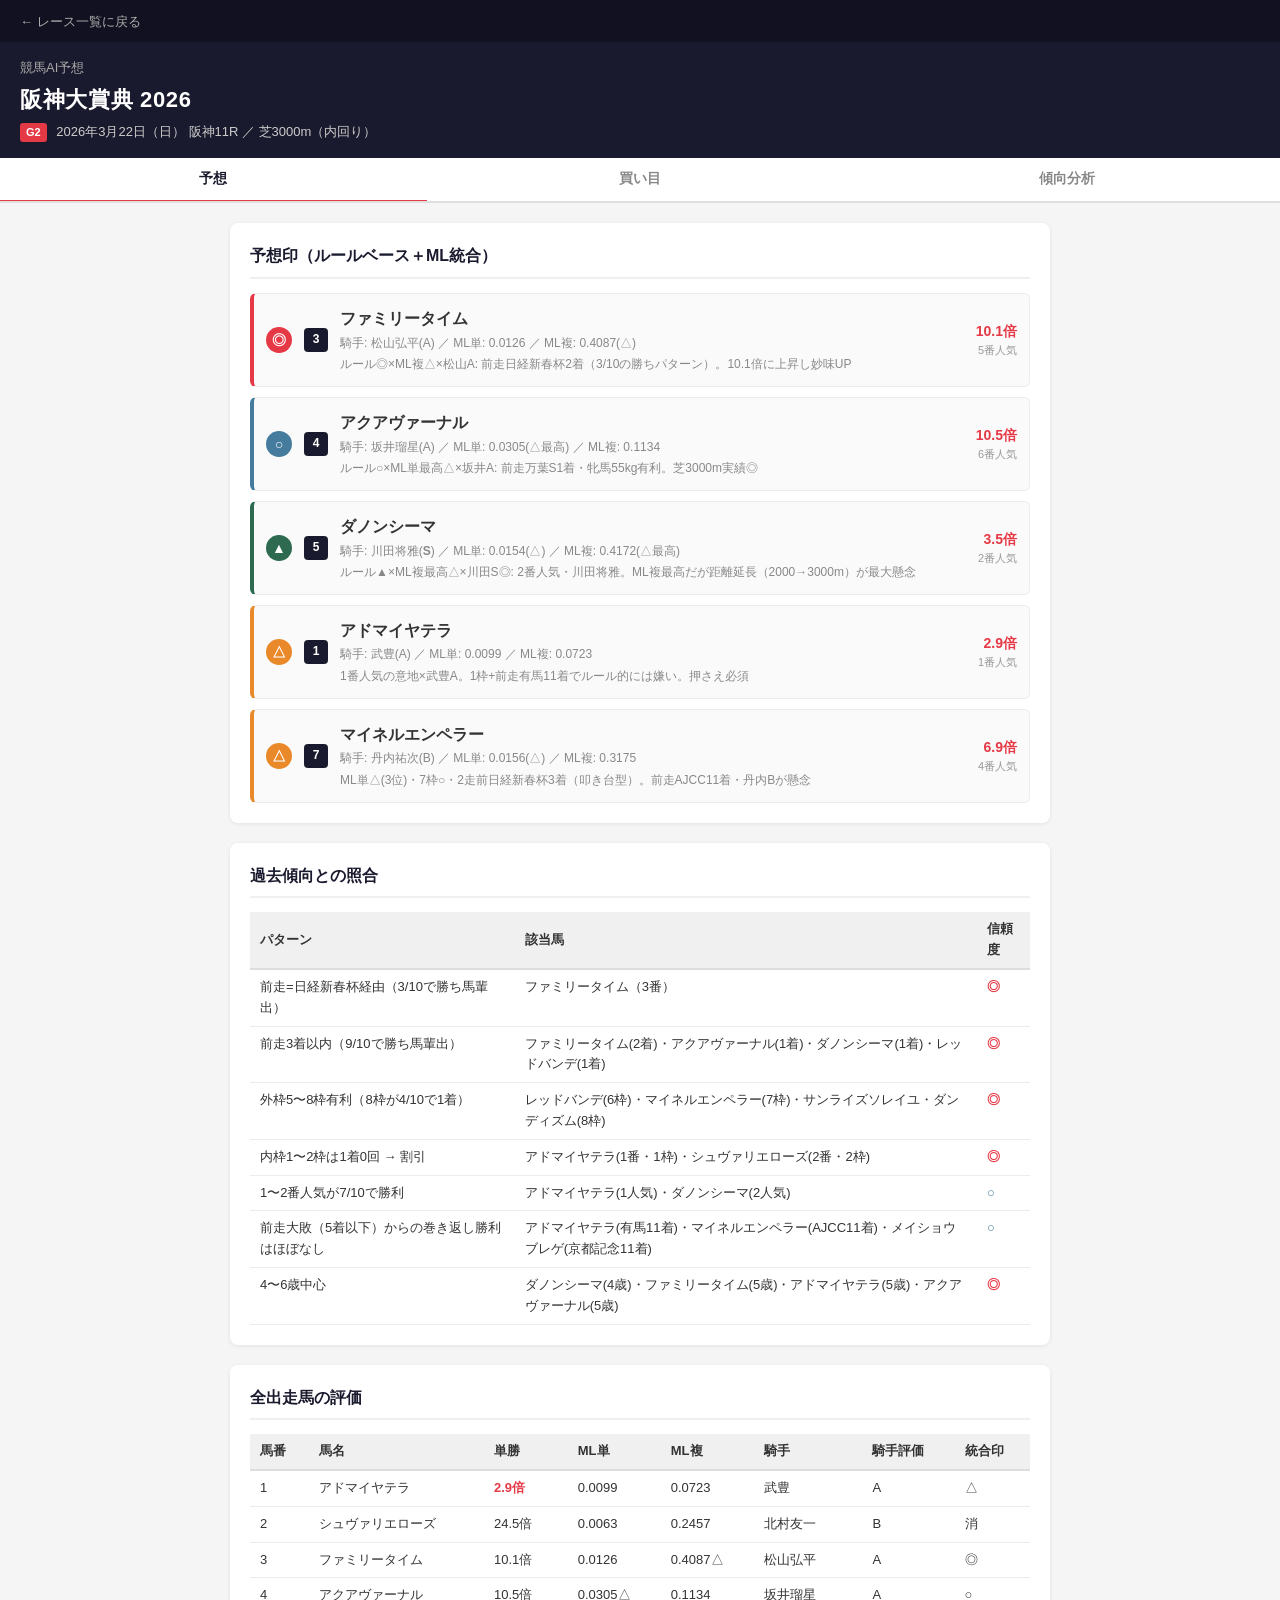
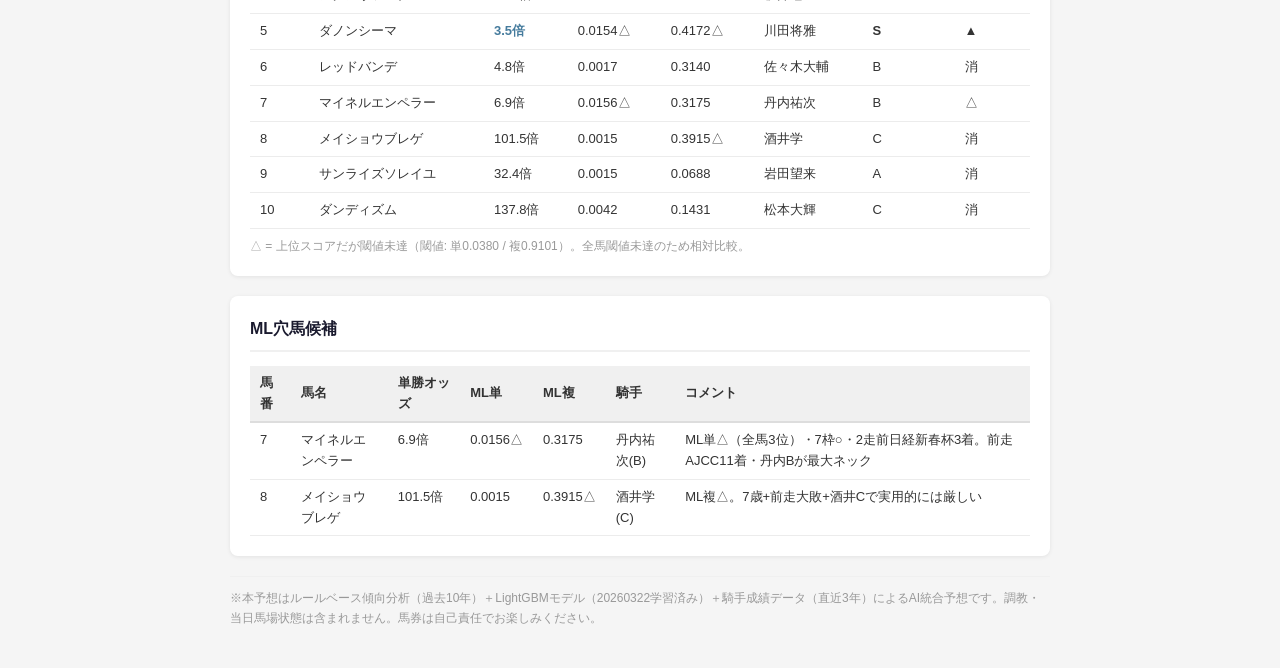
<file: docs/hanshin-daishoten-2026.html>
<!DOCTYPE html>
<html lang="ja">
<head>
  <meta charset="UTF-8">
  <meta name="viewport" content="width=device-width, initial-scale=1.0">
  <title>阪神大賞典 2026 AI予想 | 競馬予想サイト</title>
  <style>
    *, *::before, *::after { box-sizing: border-box; margin: 0; padding: 0; }

    body {
      font-family: -apple-system, BlinkMacSystemFont, "Segoe UI", "Helvetica Neue", Arial, sans-serif;
      background: #f5f5f5;
      color: #333;
      line-height: 1.6;
    }

    /* 戻るリンク */
    .back-bar {
      background: #111122;
      padding: 8px 20px;
    }
    .back-link {
      color: #aaa;
      text-decoration: none;
      font-size: 13px;
    }
    .back-link:hover { color: #fff; }

    /* ヘッダー */
    header {
      background: #1a1a2e;
      color: #fff;
      padding: 16px 20px;
    }
    header .site-name {
      font-size: 13px;
      color: #aaa;
      margin-bottom: 4px;
    }
    header h1 {
      font-size: 22px;
      font-weight: 700;
      letter-spacing: 0.03em;
    }
    header .race-meta {
      font-size: 13px;
      color: #ccc;
      margin-top: 4px;
    }
    header .grade-badge {
      display: inline-block;
      background: #e63946;
      color: #fff;
      font-size: 11px;
      font-weight: 700;
      padding: 1px 6px;
      border-radius: 3px;
      margin-right: 6px;
    }

    /* タブ */
    .tabs {
      display: flex;
      background: #fff;
      border-bottom: 2px solid #e0e0e0;
      overflow-x: auto;
      scrollbar-width: none;
    }
    .tabs::-webkit-scrollbar { display: none; }
    .tab-btn {
      flex: 1;
      min-width: 80px;
      padding: 12px 16px;
      border: none;
      background: none;
      font-size: 14px;
      font-weight: 600;
      color: #888;
      cursor: pointer;
      border-bottom: 3px solid transparent;
      margin-bottom: -2px;
      white-space: nowrap;
    }
    .tab-btn.active {
      color: #1a1a2e;
      border-bottom-color: #e63946;
    }

    /* コンテンツ */
    .tab-content { display: none; padding: 20px; max-width: 860px; margin: 0 auto; }
    .tab-content.active { display: block; }

    /* カード */
    .card {
      background: #fff;
      border-radius: 8px;
      padding: 20px;
      margin-bottom: 20px;
      box-shadow: 0 1px 4px rgba(0,0,0,0.08);
    }
    .card h2 {
      font-size: 16px;
      font-weight: 700;
      margin-bottom: 14px;
      padding-bottom: 8px;
      border-bottom: 2px solid #f0f0f0;
      color: #1a1a2e;
    }
    .card h3 {
      font-size: 14px;
      font-weight: 700;
      margin: 14px 0 8px;
      color: #444;
    }

    /* 予想印バッジ */
    .badge {
      display: inline-flex;
      align-items: center;
      justify-content: center;
      width: 26px; height: 26px;
      border-radius: 50%;
      font-size: 14px;
      font-weight: 700;
      flex-shrink: 0;
    }
    .badge-honmei { background: #e63946; color: #fff; }
    .badge-taiko  { background: #457b9d; color: #fff; }
    .badge-santen { background: #2d6a4f; color: #fff; }
    .badge-tanko  { background: #e9892a; color: #fff; }

    /* 予想カード */
    .horse-list { display: flex; flex-direction: column; gap: 10px; }
    .horse-row {
      display: flex;
      align-items: center;
      gap: 12px;
      padding: 12px;
      border-radius: 6px;
      background: #fafafa;
      border: 1px solid #ececec;
    }
    .horse-row.row-honmei { border-left: 4px solid #e63946; }
    .horse-row.row-taiko  { border-left: 4px solid #457b9d; }
    .horse-row.row-santen { border-left: 4px solid #2d6a4f; }
    .horse-row.row-tanko  { border-left: 4px solid #e9892a; }

    .horse-num {
      background: #1a1a2e;
      color: #fff;
      font-size: 12px;
      font-weight: 700;
      width: 24px; height: 24px;
      border-radius: 4px;
      display: flex; align-items: center; justify-content: center;
      flex-shrink: 0;
    }
    .horse-info { flex: 1; }
    .horse-name { font-size: 16px; font-weight: 700; }
    .horse-sub  { font-size: 12px; color: #888; margin-top: 2px; }
    .horse-odds {
      font-size: 14px;
      font-weight: 700;
      color: #e63946;
      text-align: right;
      flex-shrink: 0;
    }
    .horse-odds small { display: block; font-size: 11px; color: #999; font-weight: normal; }

    /* 買い目テーブル */
    .bet-table { width: 100%; border-collapse: collapse; font-size: 14px; }
    .bet-table th {
      background: #1a1a2e;
      color: #fff;
      padding: 8px 12px;
      text-align: left;
      font-weight: 600;
    }
    .bet-table td {
      padding: 8px 12px;
      border-bottom: 1px solid #ececec;
    }
    .bet-table tr:last-child td { border-bottom: none; }
    .bet-table tr:hover td { background: #f9f9f9; }
    .bet-type {
      display: inline-block;
      background: #1a1a2e;
      color: #fff;
      font-size: 11px;
      padding: 2px 6px;
      border-radius: 3px;
      font-weight: 700;
    }

    /* 傾向テーブル */
    .data-table { width: 100%; border-collapse: collapse; font-size: 13px; }
    .data-table th {
      background: #f0f0f0;
      padding: 7px 10px;
      text-align: left;
      font-weight: 600;
      border-bottom: 2px solid #ddd;
    }
    .data-table td {
      padding: 7px 10px;
      border-bottom: 1px solid #ececec;
      vertical-align: top;
    }
    .data-table tr:hover td { background: #fafafa; }
    .pop1 { color: #e63946; font-weight: 700; }
    .pop2 { color: #457b9d; font-weight: 700; }

    /* ルール一覧 */
    .rule-list { list-style: none; padding: 0; }
    .rule-list li {
      padding: 8px 0 8px 20px;
      border-bottom: 1px solid #f0f0f0;
      font-size: 14px;
      position: relative;
    }
    .rule-list li::before {
      content: "▶";
      position: absolute;
      left: 0;
      color: #e63946;
      font-size: 10px;
      top: 11px;
    }
    .rule-list li:last-child { border-bottom: none; }

    /* 注記 */
    .note {
      font-size: 12px;
      color: #999;
      margin-top: 16px;
      padding-top: 12px;
      border-top: 1px solid #f0f0f0;
    }

    /* ML スコア */
    .ml-bar-wrap { display: flex; align-items: center; gap: 8px; }
    .ml-bar-bg { flex: 1; height: 8px; background: #eee; border-radius: 4px; overflow: hidden; }
    .ml-bar { height: 100%; background: #457b9d; border-radius: 4px; }
    .ml-val { font-size: 12px; color: #666; min-width: 48px; text-align: right; }

    /* スマホ対応 */
    @media (max-width: 600px) {
      header h1 { font-size: 18px; }
      .tab-btn { font-size: 13px; padding: 10px 12px; }
      .tab-content { padding: 14px; }
      .horse-name { font-size: 15px; }
    }
  </style>
</head>
<body>

<div class="back-bar">
  <a href="index.html" class="back-link">← レース一覧に戻る</a>
</div>

<header>
  <div class="site-name">競馬AI予想</div>
  <h1>阪神大賞典 2026</h1>
  <div class="race-meta">
    <span class="grade-badge">G2</span>
    2026年3月22日（日） 阪神11R ／ 芝3000m（内回り）
  </div>
</header>

<!-- タブ -->
<div class="tabs">
  <button class="tab-btn active" onclick="switchTab('yoso')">予想</button>
  <button class="tab-btn" onclick="switchTab('kaimoku')">買い目</button>
  <button class="tab-btn" onclick="switchTab('trend')">傾向分析</button>
</div>

<!-- ========== 予想タブ ========== -->
<div id="tab-yoso" class="tab-content active">

  <div class="card">
    <h2>予想印（ルールベース＋ML統合）</h2>
    <div class="horse-list">

      <div class="horse-row row-honmei">
        <span class="badge badge-honmei">◎</span>
        <div class="horse-num">3</div>
        <div class="horse-info">
          <div class="horse-name">ファミリータイム</div>
          <div class="horse-sub">騎手: 松山弘平(A) ／ ML単: 0.0126 ／ ML複: 0.4087(△)</div>
          <div class="horse-sub">ルール◎×ML複△×松山A: 前走日経新春杯2着（3/10の勝ちパターン）。10.1倍に上昇し妙味UP</div>
        </div>
        <div class="horse-odds">10.1倍<small>5番人気</small></div>
      </div>

      <div class="horse-row row-taiko">
        <span class="badge badge-taiko">○</span>
        <div class="horse-num">4</div>
        <div class="horse-info">
          <div class="horse-name">アクアヴァーナル</div>
          <div class="horse-sub">騎手: 坂井瑠星(A) ／ ML単: 0.0305(△最高) ／ ML複: 0.1134</div>
          <div class="horse-sub">ルール○×ML単最高△×坂井A: 前走万葉S1着・牝馬55kg有利。芝3000m実績◎</div>
        </div>
        <div class="horse-odds">10.5倍<small>6番人気</small></div>
      </div>

      <div class="horse-row row-santen">
        <span class="badge badge-santen">▲</span>
        <div class="horse-num">5</div>
        <div class="horse-info">
          <div class="horse-name">ダノンシーマ</div>
          <div class="horse-sub">騎手: 川田将雅(<strong>S</strong>) ／ ML単: 0.0154(△) ／ ML複: 0.4172(△最高)</div>
          <div class="horse-sub">ルール▲×ML複最高△×川田S◎: 2番人気・川田将雅。ML複最高だが距離延長（2000→3000m）が最大懸念</div>
        </div>
        <div class="horse-odds">3.5倍<small>2番人気</small></div>
      </div>

      <div class="horse-row row-tanko">
        <span class="badge badge-tanko">△</span>
        <div class="horse-num">1</div>
        <div class="horse-info">
          <div class="horse-name">アドマイヤテラ</div>
          <div class="horse-sub">騎手: 武豊(A) ／ ML単: 0.0099 ／ ML複: 0.0723</div>
          <div class="horse-sub">1番人気の意地×武豊A。1枠+前走有馬11着でルール的には嫌い。押さえ必須</div>
        </div>
        <div class="horse-odds">2.9倍<small>1番人気</small></div>
      </div>

      <div class="horse-row row-tanko">
        <span class="badge badge-tanko">△</span>
        <div class="horse-num">7</div>
        <div class="horse-info">
          <div class="horse-name">マイネルエンペラー</div>
          <div class="horse-sub">騎手: 丹内祐次(B) ／ ML単: 0.0156(△) ／ ML複: 0.3175</div>
          <div class="horse-sub">ML単△(3位)・7枠○・2走前日経新春杯3着（叩き台型）。前走AJCC11着・丹内Bが懸念</div>
        </div>
        <div class="horse-odds">6.9倍<small>4番人気</small></div>
      </div>

    </div>
  </div>

  <!-- 過去傾向との照合 -->
  <div class="card">
    <h2>過去傾向との照合</h2>
    <table class="data-table">
      <thead>
        <tr><th>パターン</th><th>該当馬</th><th>信頼度</th></tr>
      </thead>
      <tbody>
        <tr><td>前走=日経新春杯経由（3/10で勝ち馬輩出）</td><td>ファミリータイム（3番）</td><td class="pop1">◎</td></tr>
        <tr><td>前走3着以内（9/10で勝ち馬輩出）</td><td>ファミリータイム(2着)・アクアヴァーナル(1着)・ダノンシーマ(1着)・レッドバンデ(1着)</td><td class="pop1">◎</td></tr>
        <tr><td>外枠5〜8枠有利（8枠が4/10で1着）</td><td>レッドバンデ(6枠)・マイネルエンペラー(7枠)・サンライズソレイユ・ダンディズム(8枠)</td><td class="pop1">◎</td></tr>
        <tr><td>内枠1〜2枠は1着0回 → 割引</td><td>アドマイヤテラ(1番・1枠)・シュヴァリエローズ(2番・2枠)</td><td class="pop1">◎</td></tr>
        <tr><td>1〜2番人気が7/10で勝利</td><td>アドマイヤテラ(1人気)・ダノンシーマ(2人気)</td><td class="pop2">○</td></tr>
        <tr><td>前走大敗（5着以下）からの巻き返し勝利はほぼなし</td><td>アドマイヤテラ(有馬11着)・マイネルエンペラー(AJCC11着)・メイショウブレゲ(京都記念11着)</td><td class="pop2">○</td></tr>
        <tr><td>4〜6歳中心</td><td>ダノンシーマ(4歳)・ファミリータイム(5歳)・アドマイヤテラ(5歳)・アクアヴァーナル(5歳)</td><td class="pop1">◎</td></tr>
      </tbody>
    </table>
  </div>

  <!-- 全出走馬評価テーブル -->
  <div class="card">
    <h2>全出走馬の評価</h2>
    <table class="data-table">
      <thead>
        <tr><th>馬番</th><th>馬名</th><th>単勝</th><th>ML単</th><th>ML複</th><th>騎手</th><th>騎手評価</th><th>統合印</th></tr>
      </thead>
      <tbody>
        <tr><td>1</td><td>アドマイヤテラ</td><td class="pop1">2.9倍</td><td>0.0099</td><td>0.0723</td><td>武豊</td><td>A</td><td>△</td></tr>
        <tr><td>2</td><td>シュヴァリエローズ</td><td>24.5倍</td><td>0.0063</td><td>0.2457</td><td>北村友一</td><td>B</td><td>消</td></tr>
        <tr><td>3</td><td>ファミリータイム</td><td>10.1倍</td><td>0.0126</td><td>0.4087△</td><td>松山弘平</td><td>A</td><td>◎</td></tr>
        <tr><td>4</td><td>アクアヴァーナル</td><td>10.5倍</td><td>0.0305△</td><td>0.1134</td><td>坂井瑠星</td><td>A</td><td>○</td></tr>
        <tr><td>5</td><td>ダノンシーマ</td><td class="pop2">3.5倍</td><td>0.0154△</td><td>0.4172△</td><td>川田将雅</td><td><strong>S</strong></td><td>▲</td></tr>
        <tr><td>6</td><td>レッドバンデ</td><td>4.8倍</td><td>0.0017</td><td>0.3140</td><td>佐々木大輔</td><td>B</td><td>消</td></tr>
        <tr><td>7</td><td>マイネルエンペラー</td><td>6.9倍</td><td>0.0156△</td><td>0.3175</td><td>丹内祐次</td><td>B</td><td>△</td></tr>
        <tr><td>8</td><td>メイショウブレゲ</td><td>101.5倍</td><td>0.0015</td><td>0.3915△</td><td>酒井学</td><td>C</td><td>消</td></tr>
        <tr><td>9</td><td>サンライズソレイユ</td><td>32.4倍</td><td>0.0015</td><td>0.0688</td><td>岩田望来</td><td>A</td><td>消</td></tr>
        <tr><td>10</td><td>ダンディズム</td><td>137.8倍</td><td>0.0042</td><td>0.1431</td><td>松本大輝</td><td>C</td><td>消</td></tr>
      </tbody>
    </table>
    <p style="font-size:12px; color:#999; margin-top:8px;">△ = 上位スコアだが閾値未達（閾値: 単0.0380 / 複0.9101）。全馬閾値未達のため相対比較。</p>
  </div>

  <!-- ML穴馬候補 -->
  <div class="card">
    <h2>ML穴馬候補</h2>
    <table class="data-table">
      <thead>
        <tr><th>馬番</th><th>馬名</th><th>単勝オッズ</th><th>ML単</th><th>ML複</th><th>騎手</th><th>コメント</th></tr>
      </thead>
      <tbody>
        <tr><td>7</td><td>マイネルエンペラー</td><td>6.9倍</td><td>0.0156△</td><td>0.3175</td><td>丹内祐次(B)</td><td>ML単△（全馬3位）・7枠○・2走前日経新春杯3着。前走AJCC11着・丹内Bが最大ネック</td></tr>
        <tr><td>8</td><td>メイショウブレゲ</td><td>101.5倍</td><td>0.0015</td><td>0.3915△</td><td>酒井学(C)</td><td>ML複△。7歳+前走大敗+酒井Cで実用的には厳しい</td></tr>
      </tbody>
    </table>
  </div>

  <p class="note" style="margin: 0 0 20px;">
    ※本予想はルールベース傾向分析（過去10年）＋LightGBMモデル（20260322学習済み）＋騎手成績データ（直近3年）によるAI統合予想です。調教・当日馬場状態は含まれません。馬券は自己責任でお楽しみください。
  </p>
</div>

<!-- ========== 買い目タブ ========== -->
<div id="tab-kaimoku" class="tab-content">

  <div class="card">
    <h2>推奨買い目（◎③ファミリータイム軸）</h2>
    <h3>メインライン（◎軸）</h3>
    <table class="bet-table">
      <thead>
        <tr><th>式別</th><th>組み合わせ</th><th>根拠</th></tr>
      </thead>
      <tbody>
        <tr>
          <td><span class="bet-type">単勝</span></td>
          <td>③</td>
          <td>本命。10.1倍は傾向×オッズともに妙味あり</td>
        </tr>
        <tr>
          <td><span class="bet-type">複勝</span></td>
          <td>③④</td>
          <td>本命・対抗保険</td>
        </tr>
        <tr>
          <td><span class="bet-type">馬連</span></td>
          <td>③ー④</td>
          <td>◎○ メインライン</td>
        </tr>
        <tr>
          <td><span class="bet-type">馬連</span></td>
          <td>③ー⑤</td>
          <td>◎▲（ML複最高×川田S）</td>
        </tr>
        <tr>
          <td><span class="bet-type">馬連</span></td>
          <td>③ー①</td>
          <td>◎△（1番人気の意地）</td>
        </tr>
        <tr>
          <td><span class="bet-type">馬連</span></td>
          <td>③ー⑦</td>
          <td>◎△（ML単△・穴）</td>
        </tr>
        <tr>
          <td><span class="bet-type">3連複</span></td>
          <td>③ー④ー⑤</td>
          <td>◎○▲ ボックス</td>
        </tr>
        <tr>
          <td><span class="bet-type">3連複</span></td>
          <td>③ー④ー①</td>
          <td>◎○△</td>
        </tr>
        <tr>
          <td><span class="bet-type">3連複</span></td>
          <td>③ー④ー⑦</td>
          <td>◎○穴</td>
        </tr>
      </tbody>
    </table>
    <h3 style="margin-top:16px;">保険ライン（◎が飛んだ時用）</h3>
    <table class="bet-table">
      <thead>
        <tr><th>式別</th><th>組み合わせ</th><th>根拠</th></tr>
      </thead>
      <tbody>
        <tr>
          <td><span class="bet-type">馬連</span></td>
          <td>④ー⑤</td>
          <td>○-▲</td>
        </tr>
        <tr>
          <td><span class="bet-type">馬連</span></td>
          <td>④ー①</td>
          <td>○-△（1番人気押さえ）</td>
        </tr>
        <tr>
          <td><span class="bet-type">3連複</span></td>
          <td>④ー⑤ー①</td>
          <td>○-▲-△</td>
        </tr>
      </tbody>
    </table>
  </div>

  <div class="card">
    <h2>総評</h2>
    <p style="font-size:14px; line-height:1.8;">
      <strong>◎ファミリータイム（3番）本命を強く維持。</strong><br>
      8.1→10.1倍に人気が落ちたが、前走日経新春杯2着という傾向ドンピシャのローテは変わらず、オッズ面での妙味がさらに増した。松山弘平A評価（勝率15.1%・複勝率37.2%）との継続コンビも信頼感を高める。
    </p>
    <p style="font-size:14px; line-height:1.8; margin-top:12px;">
      <strong>最注目変化はシュヴァリエローズ（2番）の急上昇（32.4→24.5倍）。</strong><br>
      消し評価は維持だが、これほどの変動は調教等の外部情報の可能性もある。超少額の抑えのみ容認。
    </p>
    <p style="font-size:14px; line-height:1.8; margin-top:12px;">
      <strong>○アクアヴァーナル（4番）は評価変わらず。</strong><br>
      ML単スコア全馬最高（0.0305）×前走万葉S1着×芝3000m実績◎×坂井瑠星A評価で◎③-○④の馬連がメインライン。
    </p>
    <p style="font-size:14px; line-height:1.8; margin-top:12px;">
      <strong>▲ダノンシーマ（5番）は川田将雅S評価が最大の加点</strong>（勝率25.8%・複勝率55.6%）。<br>
      ただし3000m初挑戦の距離不安が払拭できないため▲止め。川田S騎乗の馬が3着以内に来る確率は高いが、本命からの相手として位置づける。
    </p>
  </div>

</div>

<!-- ========== 傾向分析タブ ========== -->
<div id="tab-trend" class="tab-content">

  <div class="card">
    <h2>過去10年の結果</h2>
    <table class="data-table">
      <thead>
        <tr><th>年</th><th>1着</th><th>人気</th><th>枠</th><th>2着</th><th>人気</th><th>枠</th><th>3着</th><th>人気</th><th>枠</th></tr>
      </thead>
      <tbody>
        <tr><td>2016</td><td>シュヴァルグラン</td><td class="pop1">1</td><td>8</td><td>タンタアレグリア</td><td>4</td><td>6</td><td>アドマイヤデウス</td><td>3</td><td>2</td></tr>
        <tr><td>2017</td><td>サトノダイヤモンド</td><td class="pop1">1</td><td>8</td><td>シュヴァルグラン</td><td>2</td><td>3</td><td>トーセンバジル</td><td>5</td><td>4</td></tr>
        <tr><td>2018</td><td>レインボーライン</td><td>3</td><td>6</td><td>サトノクロニクル</td><td>4</td><td>6</td><td>クリンチャー</td><td class="pop1">1</td><td>7</td></tr>
        <tr><td>2019</td><td>シャケトラ</td><td class="pop1">1</td><td>8</td><td>カフジプリンス</td><td>6</td><td>6</td><td>ロードヴァンドール</td><td>10</td><td>1</td></tr>
        <tr><td>2020</td><td>ユーキャンスマイル</td><td class="pop2">2</td><td>8</td><td>トーセンカンビーナ</td><td>5</td><td>4</td><td>メイショウテンゲン</td><td>4</td><td>6</td></tr>
        <tr><td>2021</td><td>ディープボンド</td><td>3</td><td>5</td><td>ユーキャンスマイル</td><td class="pop2">2</td><td>7</td><td>ナムラドノヴァン</td><td>9</td><td>4</td></tr>
        <tr><td>2022</td><td>ディープボンド</td><td class="pop1">1</td><td>7</td><td>アイアンバローズ</td><td>5</td><td>5</td><td>シルヴァーソニック</td><td>3</td><td>3</td></tr>
        <tr><td>2023</td><td>ジャスティンパレス</td><td class="pop2">2</td><td>3</td><td>ボルドグフーシュ</td><td class="pop1">1</td><td>1</td><td>ブレークアップ</td><td>5</td><td>5</td></tr>
        <tr><td>2024</td><td>テーオーロイヤル</td><td class="pop2">2</td><td>4</td><td>ワープスピード</td><td>6</td><td>5</td><td>ブローザホーン</td><td class="pop1">1</td><td>2</td></tr>
        <tr><td>2025</td><td>サンライズアース</td><td>4</td><td>7</td><td>マコトヴェリーキー</td><td>7</td><td>6</td><td>ブローザホーン</td><td>5</td><td>5</td></tr>
      </tbody>
    </table>
  </div>

  <div class="card">
    <h2>人気・オッズ傾向</h2>
    <h3>1着馬の人気分布</h3>
    <table class="data-table">
      <thead><tr><th>人気</th><th>回数</th><th>割合</th></tr></thead>
      <tbody>
        <tr><td class="pop1">1番人気</td><td>4回</td><td>40%</td></tr>
        <tr><td class="pop2">2番人気</td><td>3回</td><td>30%</td></tr>
        <tr><td>3番人気</td><td>1回</td><td>10%</td></tr>
        <tr><td>4番人気</td><td>1回</td><td>10%</td></tr>
        <tr><td>5番人気以下</td><td>1回</td><td>10%</td></tr>
      </tbody>
    </table>
    <p style="font-size:13px; color:#444; margin-top:10px;">
      → 1〜2番人気が7/10で圧倒的。3番人気以下が勝ったのは2021年(3番人気)・2025年(4番人気)のみ。
    </p>
    <h3>3着内に入った人気帯</h3>
    <ul class="rule-list">
      <li>3着以内に1〜3番人気が絡む確率: 非常に高い（10年で8〜9回は上位人気が絡む）</li>
      <li>10番人気以上が3着内に入ったのは2019年(10番人気・3着)・2021年(9番人気・3着)の2例のみ</li>
      <li>基本的に <strong>堅め〜中穴</strong> の決着が多い</li>
    </ul>
    <h3>馬連・3連複の傾向</h3>
    <ul class="rule-list">
      <li>1〜3番人気同士で決まることが多い（半数以上）</li>
      <li>荒れた年: 2019年（10番人気3着）、2025年（7番人気2着）</li>
      <li>本命サイドの軸は比較的信頼できるが、相手に1頭穴が絡むケースあり</li>
    </ul>
  </div>

  <div class="card">
    <h2>前走パターン・臨戦過程</h2>
    <h3>勝ち馬の前走レース</h3>
    <table class="data-table">
      <thead><tr><th>年</th><th>勝ち馬</th><th>前走レース</th><th>前走着順</th></tr></thead>
      <tbody>
        <tr><td>2016</td><td>シュヴァルグラン</td><td>万葉S</td><td>2着</td></tr>
        <tr><td>2017</td><td>サトノダイヤモンド</td><td>京都記念</td><td>1着</td></tr>
        <tr><td>2018</td><td>レインボーライン</td><td>AJCC</td><td>1着</td></tr>
        <tr><td>2019</td><td>シャケトラ</td><td>日経新春杯</td><td>2着</td></tr>
        <tr><td>2020</td><td>ユーキャンスマイル</td><td>AJCC</td><td>3着</td></tr>
        <tr><td>2021</td><td>ディープボンド</td><td>京都記念</td><td>2着</td></tr>
        <tr><td>2022</td><td>ディープボンド</td><td>有馬記念</td><td>4着</td></tr>
        <tr><td>2023</td><td>ジャスティンパレス</td><td>日経新春杯</td><td>1着</td></tr>
        <tr><td>2024</td><td>テーオーロイヤル</td><td>ダイヤモンドS</td><td>1着</td></tr>
        <tr><td>2025</td><td>サンライズアース</td><td>日経新春杯</td><td>1着</td></tr>
      </tbody>
    </table>
    <ul class="rule-list" style="margin-top:10px;">
      <li>前走: 日経新春杯(3回)・京都記念(2回)・長距離重賞・OP組が中心</li>
      <li>前走3着以内が9/10。前走凡走（5着以下）からの巻き返し勝利はほぼなし</li>
      <li>前走でGI/GII出走経験があると信頼度が上がる</li>
    </ul>
    <h3>距離ローテーション</h3>
    <ul class="rule-list">
      <li>前走2200〜2500mからのステップアップ組が中心</li>
      <li>ダイヤモンドS（3400m）・天皇賞春のトライアル使いも有力</li>
      <li>前走3200m超え（天皇賞春組の逆）は少ない</li>
    </ul>
  </div>

  <div class="card">
    <h2>枠番傾向</h2>
    <h3>1着馬の枠番</h3>
    <table class="data-table">
      <thead><tr><th>枠番</th><th>1着回数</th><th>備考</th></tr></thead>
      <tbody>
        <tr><td>1枠</td><td>0回</td><td>❌ 内枠不振</td></tr>
        <tr><td>2枠</td><td>0回</td><td>❌ 内枠不振</td></tr>
        <tr><td>3枠</td><td>1回</td><td>2023年</td></tr>
        <tr><td>4枠</td><td>1回</td><td>2024年</td></tr>
        <tr><td>5枠</td><td>1回</td><td>2021年</td></tr>
        <tr><td>6枠</td><td>1回</td><td>2018年</td></tr>
        <tr><td>7枠</td><td>1回</td><td>2025年</td></tr>
        <tr><td><strong>8枠</strong></td><td><strong>4回</strong></td><td>✅ 2016・2017・2019・2020</td></tr>
      </tbody>
    </table>
    <ul class="rule-list" style="margin-top:10px;">
      <li>8枠が4/10で突出。外枠から先行・マクリがきく阪神長距離コースの特性か</li>
      <li>1〜2枠は1着0回。内に閉じ込められるリスク</li>
      <li>3着以内でも4〜8枠（特に5〜8枠）が有利。1〜2枠は3着以内でも少ない</li>
    </ul>
  </div>

  <div class="card">
    <h2>血統傾向</h2>
    <h3>歴代勝ち馬の父系</h3>
    <table class="data-table">
      <thead><tr><th>年</th><th>勝ち馬</th><th>父</th><th>父系</th></tr></thead>
      <tbody>
        <tr><td>2016</td><td>シュヴァルグラン</td><td>ハーツクライ</td><td>サンデー系</td></tr>
        <tr><td>2017</td><td>サトノダイヤモンド</td><td>ディープインパクト</td><td>サンデー系</td></tr>
        <tr><td>2018</td><td>レインボーライン</td><td>ステイゴールド</td><td>サンデー系</td></tr>
        <tr><td>2019</td><td>シャケトラ</td><td>マンハッタンカフェ</td><td>サンデー系</td></tr>
        <tr><td>2020</td><td>ユーキャンスマイル</td><td>キングカメハメハ</td><td>ミスプロ系</td></tr>
        <tr><td>2021</td><td>ディープボンド</td><td>キズナ</td><td>サンデー系</td></tr>
        <tr><td>2022</td><td>ディープボンド</td><td>キズナ</td><td>サンデー系</td></tr>
        <tr><td>2023</td><td>ジャスティンパレス</td><td>ディープインパクト</td><td>サンデー系</td></tr>
        <tr><td>2024</td><td>テーオーロイヤル</td><td>リオンディーズ</td><td>キンカメ系</td></tr>
        <tr><td>2025</td><td>サンライズアース</td><td>エピファネイア</td><td>シンボリクリスエス系</td></tr>
      </tbody>
    </table>
    <ul class="rule-list" style="margin-top:10px;">
      <li>サンデー系が7/10を占める</li>
      <li>ディープインパクト・ハーツクライ・ゴールドシップ産駒など長距離に実績ある血統が有力</li>
      <li>ステイヤー適性の高い血統（ステイゴールド・マンハッタンカフェ・ハーツクライ系）は特に注目</li>
      <li>母父にGalileo・Sadler's Wells・Northern Dancer系が入ると長距離適性が上がる</li>
    </ul>
    <h3>3着以内に入りやすい血統特徴</h3>
    <ul class="rule-list">
      <li>ゴールドシップ産駒: ディープボンド（21/22連覇）など長距離で活躍</li>
      <li>ハーツクライ系: 距離延長で真価を発揮</li>
      <li>キタサンブラック産駒: 天皇賞春でも活躍、中長距離に強い</li>
      <li>エピファネイア産駒: 菊花賞実績や長距離適性あり</li>
    </ul>
  </div>

  <div class="card">
    <h2>リピーター傾向</h2>
    <ul class="rule-list">
      <li><strong>ディープボンド</strong>: 2021年1着・2022年1着・2023年5着・2024年7着 → 3回好走</li>
      <li><strong>ユーキャンスマイル</strong>: 2020年1着・2021年2着・2022年5着 → 連続好走</li>
      <li><strong>シュヴァルグラン</strong>: 2016年1着・2017年2着 → 連続好走</li>
      <li><strong>ブローザホーン</strong>: 2024年3着・2025年3着 → 2年連続3着</li>
    </ul>
    <p style="font-size:13px; color:#444; margin-top:10px;">
      → 阪神大賞典はリピーター傾向がかなり強い。前年好走馬は要チェック。
    </p>
  </div>

  <div class="card">
    <h2>法則まとめ</h2>
    <ul class="rule-list">
      <li><strong>人気</strong>: 1〜2番人気から軸を選ぶ。7/10で勝ち馬が1〜2番人気</li>
      <li><strong>枠番</strong>: 8枠が最多1着(4回)。1〜2枠は不振、5〜8枠優勢</li>
      <li><strong>前走</strong>: 日経新春杯・京都記念・ダイヤモンドS経由組が強い。前走3着以内必須</li>
      <li><strong>血統</strong>: サンデー系7/10。ハーツクライ・ゴールドシップ・ディープ・キタサンブラック系</li>
      <li><strong>リピーター</strong>: 前年3着以内馬は強い（ディープボンド2連覇、ブローザホーン2年連続3着）</li>
      <li><strong>荒れ方</strong>: 基本は堅め。3着に7〜10番人気が入るケースが稀にある</li>
      <li><strong>年齢</strong>: 4〜6歳が中心。7歳以上は苦戦傾向</li>
    </ul>
  </div>

  <div class="card">
    <h2>予想への応用</h2>
    <ul class="rule-list">
      <li><strong>軸は1〜2番人気から選ぶ</strong>が基本。ただし過信は禁物</li>
      <li><strong>外枠（5〜8枠）を優遇する</strong>。1〜2枠の馬は相手候補どまりが無難</li>
      <li><strong>前走実績（GII以上・3着以内）の馬を中心に組み立てる</strong></li>
      <li><strong>血統チェック必須</strong>: ハーツクライ・ゴールドシップ・キタサンブラック・エピファネイア系を重視</li>
      <li><strong>リピーター（前年好走馬）は軽視しない</strong></li>
      <li><strong>穴候補</strong>: 6〜7番人気の長距離実績馬。1〜2番人気が崩れた時に台頭しやすい</li>
    </ul>
  </div>

  <p class="note" style="margin: 0 0 20px;">
    ※分析対象: 2016〜2025年（10年分）。阪神芝3000m（内回り）。生成日: 2026-03-21
  </p>
</div>

<script>
  function switchTab(id) {
    document.querySelectorAll('.tab-content').forEach(el => el.classList.remove('active'));
    document.querySelectorAll('.tab-btn').forEach(el => el.classList.remove('active'));
    document.getElementById('tab-' + id).classList.add('active');
    event.target.classList.add('active');
  }
</script>

</body>
</html>
</file>
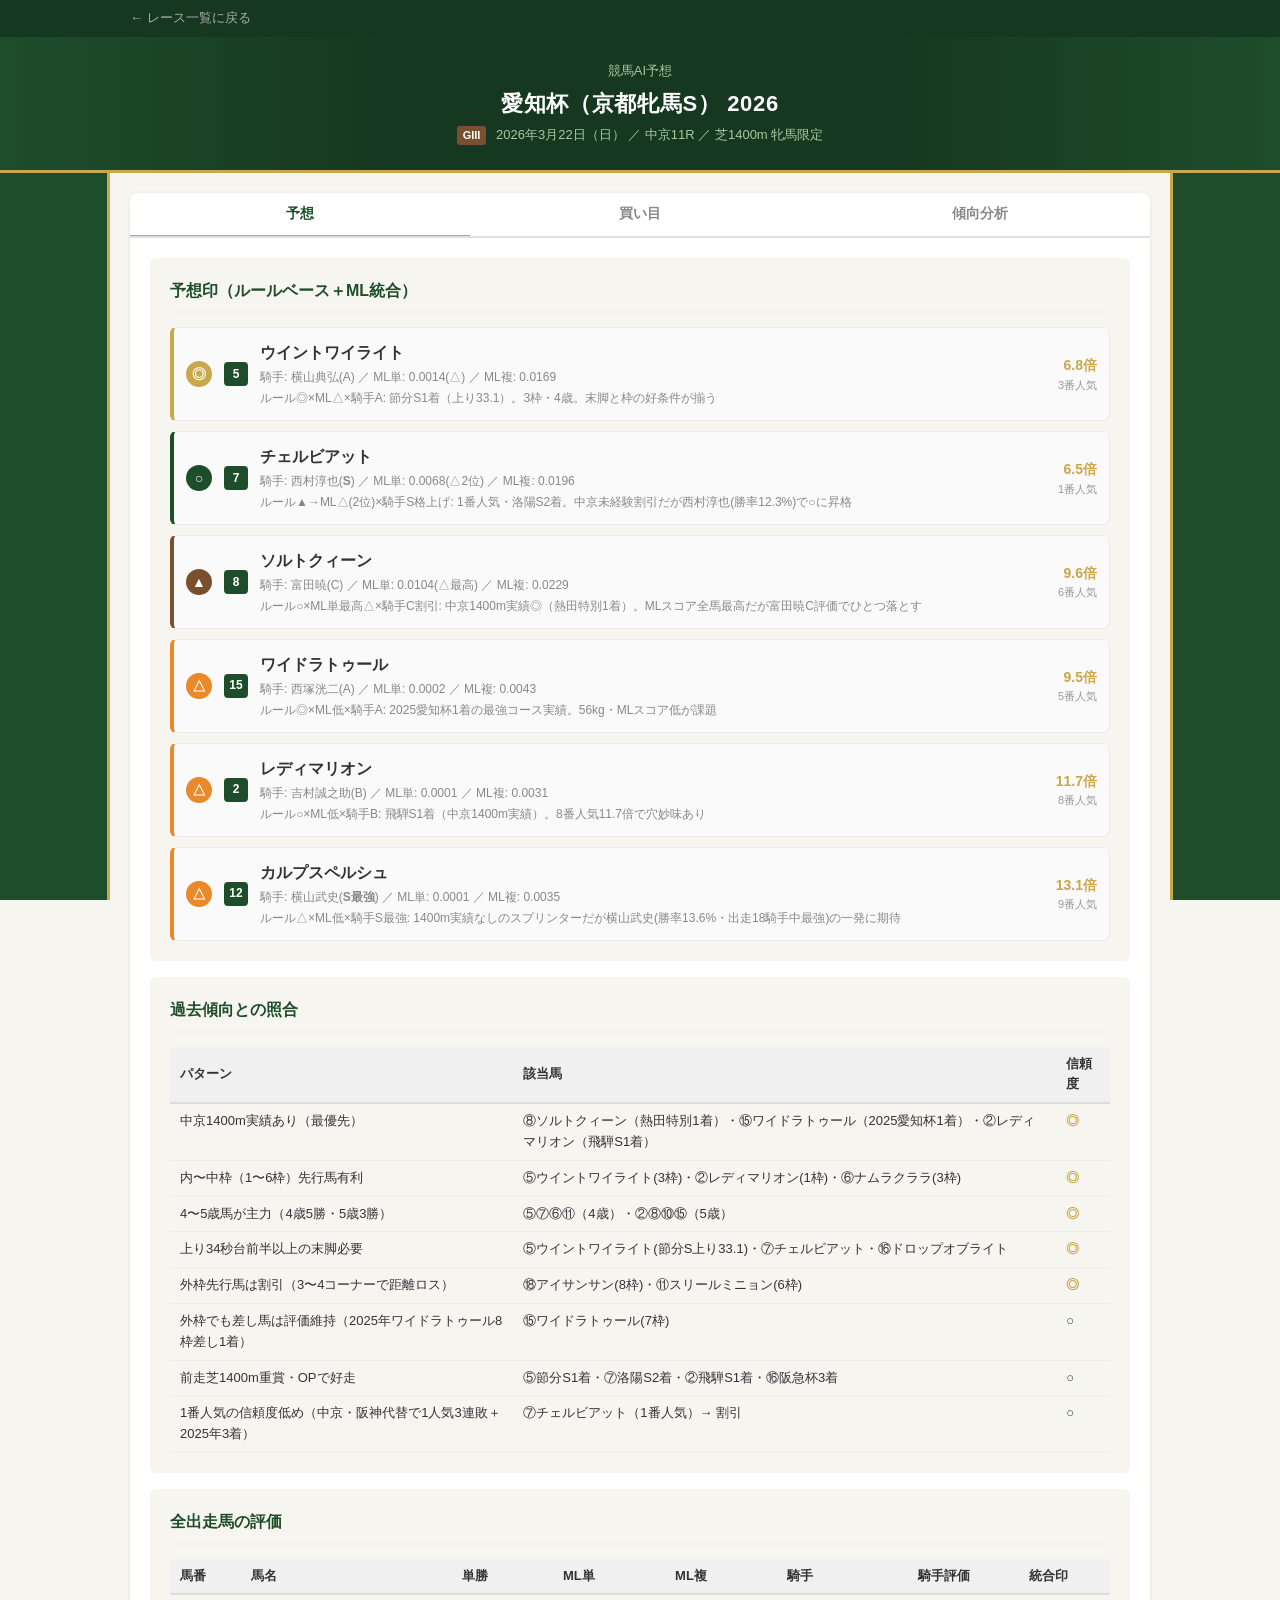
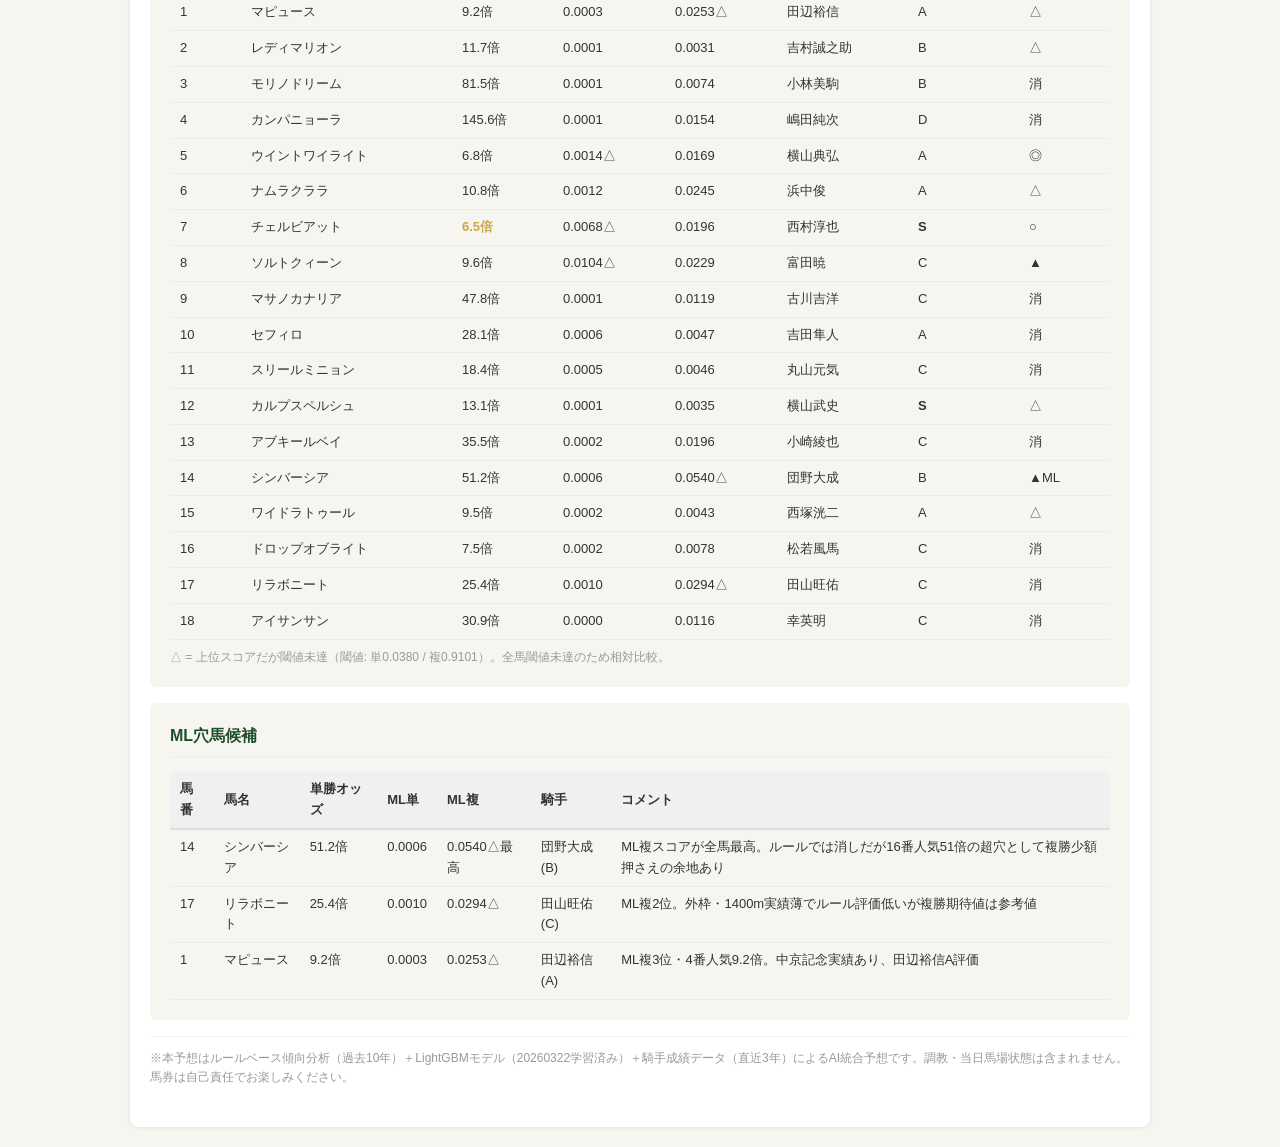
<file: docs/race/aichi-cup-2026.html>
<!DOCTYPE html>
<html lang="ja">
<head>
  <meta charset="UTF-8">
  <meta name="viewport" content="width=device-width, initial-scale=1.0">
  <link rel="stylesheet" href="../css/race.css">
  <title>愛知杯（京都牝馬S） 2026 AI予想 | 競馬予想サイト</title>
</head>
<body>

<div class="back-bar">
  <a href="../index.html" class="back-link">← レース一覧に戻る</a>
</div>

<header>
  <div class="site-name">競馬AI予想</div>
  <h1>愛知杯（京都牝馬S） 2026</h1>
  <div class="race-meta">
    <span class="grade-badge g3">GIII</span>
    2026年3月22日（日） ／ 中京11R ／ 芝1400m 牝馬限定
  </div>
</header>

<div class="page-wrapper">
<div class="tab-card">

<div class="tabs">
  <button class="tab-btn active" onclick="switchTab('yoso')">予想</button>
  <button class="tab-btn" onclick="switchTab('kaimoku')">買い目</button>
  <button class="tab-btn" onclick="switchTab('trend')">傾向分析</button>
</div>

<!-- ========== 予想タブ ========== -->
<div id="tab-yoso" class="tab-content active">

  <div class="card">
    <h2>予想印（ルールベース＋ML統合）</h2>
    <div class="horse-list">

      <div class="horse-row row-honmei">
        <span class="badge badge-honmei">◎</span>
        <div class="horse-num">5</div>
        <div class="horse-info">
          <div class="horse-name">ウイントワイライト</div>
          <div class="horse-sub">騎手: 横山典弘(A) ／ ML単: 0.0014(△) ／ ML複: 0.0169</div>
          <div class="horse-sub">ルール◎×ML△×騎手A: 節分S1着（上り33.1）。3枠・4歳。末脚と枠の好条件が揃う</div>
        </div>
        <div class="horse-odds">6.8倍<small>3番人気</small></div>
      </div>

      <div class="horse-row row-taiko">
        <span class="badge badge-taiko">○</span>
        <div class="horse-num">7</div>
        <div class="horse-info">
          <div class="horse-name">チェルビアット</div>
          <div class="horse-sub">騎手: 西村淳也(<strong>S</strong>) ／ ML単: 0.0068(△2位) ／ ML複: 0.0196</div>
          <div class="horse-sub">ルール▲→ML△(2位)×騎手S格上げ: 1番人気・洛陽S2着。中京未経験割引だが西村淳也(勝率12.3%)で○に昇格</div>
        </div>
        <div class="horse-odds">6.5倍<small>1番人気</small></div>
      </div>

      <div class="horse-row row-santen">
        <span class="badge badge-santen">▲</span>
        <div class="horse-num">8</div>
        <div class="horse-info">
          <div class="horse-name">ソルトクィーン</div>
          <div class="horse-sub">騎手: 富田暁(C) ／ ML単: 0.0104(△最高) ／ ML複: 0.0229</div>
          <div class="horse-sub">ルール○×ML単最高△×騎手C割引: 中京1400m実績◎（熱田特別1着）。MLスコア全馬最高だが富田暁C評価でひとつ落とす</div>
        </div>
        <div class="horse-odds">9.6倍<small>6番人気</small></div>
      </div>

      <div class="horse-row row-tanko">
        <span class="badge badge-tanko">△</span>
        <div class="horse-num">15</div>
        <div class="horse-info">
          <div class="horse-name">ワイドラトゥール</div>
          <div class="horse-sub">騎手: 西塚洸二(A) ／ ML単: 0.0002 ／ ML複: 0.0043</div>
          <div class="horse-sub">ルール◎×ML低×騎手A: 2025愛知杯1着の最強コース実績。56kg・MLスコア低が課題</div>
        </div>
        <div class="horse-odds">9.5倍<small>5番人気</small></div>
      </div>

      <div class="horse-row row-tanko">
        <span class="badge badge-tanko">△</span>
        <div class="horse-num">2</div>
        <div class="horse-info">
          <div class="horse-name">レディマリオン</div>
          <div class="horse-sub">騎手: 吉村誠之助(B) ／ ML単: 0.0001 ／ ML複: 0.0031</div>
          <div class="horse-sub">ルール○×ML低×騎手B: 飛騨S1着（中京1400m実績）。8番人気11.7倍で穴妙味あり</div>
        </div>
        <div class="horse-odds">11.7倍<small>8番人気</small></div>
      </div>

      <div class="horse-row row-tanko">
        <span class="badge badge-tanko">△</span>
        <div class="horse-num">12</div>
        <div class="horse-info">
          <div class="horse-name">カルプスペルシュ</div>
          <div class="horse-sub">騎手: 横山武史(<strong>S最強</strong>) ／ ML単: 0.0001 ／ ML複: 0.0035</div>
          <div class="horse-sub">ルール△×ML低×騎手S最強: 1400m実績なしのスプリンターだが横山武史(勝率13.6%・出走18騎手中最強)の一発に期待</div>
        </div>
        <div class="horse-odds">13.1倍<small>9番人気</small></div>
      </div>

    </div>
  </div>

  <!-- 過去傾向との照合 -->
  <div class="card">
    <h2>過去傾向との照合</h2>
    <table class="data-table">
      <thead>
        <tr><th>パターン</th><th>該当馬</th><th>信頼度</th></tr>
      </thead>
      <tbody>
        <tr><td>中京1400m実績あり（最優先）</td><td>⑧ソルトクィーン（熱田特別1着）・⑮ワイドラトゥール（2025愛知杯1着）・②レディマリオン（飛騨S1着）</td><td class="pop1">◎</td></tr>
        <tr><td>内〜中枠（1〜6枠）先行馬有利</td><td>⑤ウイントワイライト(3枠)・②レディマリオン(1枠)・⑥ナムラクララ(3枠)</td><td class="pop1">◎</td></tr>
        <tr><td>4〜5歳馬が主力（4歳5勝・5歳3勝）</td><td>⑤⑦⑥⑪（4歳）・②⑧⑩⑮（5歳）</td><td class="pop1">◎</td></tr>
        <tr><td>上り34秒台前半以上の末脚必要</td><td>⑤ウイントワイライト(節分S上り33.1)・⑦チェルビアット・⑯ドロップオブライト</td><td class="pop1">◎</td></tr>
        <tr><td>外枠先行馬は割引（3〜4コーナーで距離ロス）</td><td>⑱アイサンサン(8枠)・⑪スリールミニョン(6枠)</td><td class="pop1">◎</td></tr>
        <tr><td>外枠でも差し馬は評価維持（2025年ワイドラトゥール8枠差し1着）</td><td>⑮ワイドラトゥール(7枠)</td><td class="pop2">○</td></tr>
        <tr><td>前走芝1400m重賞・OPで好走</td><td>⑤節分S1着・⑦洛陽S2着・②飛騨S1着・⑯阪急杯3着</td><td class="pop2">○</td></tr>
        <tr><td>1番人気の信頼度低め（中京・阪神代替で1人気3連敗＋2025年3着）</td><td>⑦チェルビアット（1番人気）→ 割引</td><td class="pop2">○</td></tr>
      </tbody>
    </table>
  </div>

  <!-- 全出走馬評価テーブル -->
  <div class="card">
    <h2>全出走馬の評価</h2>
    <table class="data-table">
      <thead>
        <tr><th>馬番</th><th>馬名</th><th>単勝</th><th>ML単</th><th>ML複</th><th>騎手</th><th>騎手評価</th><th>統合印</th></tr>
      </thead>
      <tbody>
        <tr><td>1</td><td>マピュース</td><td>9.2倍</td><td>0.0003</td><td>0.0253△</td><td>田辺裕信</td><td>A</td><td>△</td></tr>
        <tr><td>2</td><td>レディマリオン</td><td>11.7倍</td><td>0.0001</td><td>0.0031</td><td>吉村誠之助</td><td>B</td><td>△</td></tr>
        <tr><td>3</td><td>モリノドリーム</td><td>81.5倍</td><td>0.0001</td><td>0.0074</td><td>小林美駒</td><td>B</td><td>消</td></tr>
        <tr><td>4</td><td>カンパニョーラ</td><td>145.6倍</td><td>0.0001</td><td>0.0154</td><td>嶋田純次</td><td>D</td><td>消</td></tr>
        <tr><td>5</td><td>ウイントワイライト</td><td>6.8倍</td><td>0.0014△</td><td>0.0169</td><td>横山典弘</td><td>A</td><td>◎</td></tr>
        <tr><td>6</td><td>ナムラクララ</td><td>10.8倍</td><td>0.0012</td><td>0.0245</td><td>浜中俊</td><td>A</td><td>△</td></tr>
        <tr><td>7</td><td>チェルビアット</td><td class="pop1">6.5倍</td><td>0.0068△</td><td>0.0196</td><td>西村淳也</td><td><strong>S</strong></td><td>○</td></tr>
        <tr><td>8</td><td>ソルトクィーン</td><td>9.6倍</td><td>0.0104△</td><td>0.0229</td><td>富田暁</td><td>C</td><td>▲</td></tr>
        <tr><td>9</td><td>マサノカナリア</td><td>47.8倍</td><td>0.0001</td><td>0.0119</td><td>古川吉洋</td><td>C</td><td>消</td></tr>
        <tr><td>10</td><td>セフィロ</td><td>28.1倍</td><td>0.0006</td><td>0.0047</td><td>吉田隼人</td><td>A</td><td>消</td></tr>
        <tr><td>11</td><td>スリールミニョン</td><td>18.4倍</td><td>0.0005</td><td>0.0046</td><td>丸山元気</td><td>C</td><td>消</td></tr>
        <tr><td>12</td><td>カルプスペルシュ</td><td>13.1倍</td><td>0.0001</td><td>0.0035</td><td>横山武史</td><td><strong>S</strong></td><td>△</td></tr>
        <tr><td>13</td><td>アブキールベイ</td><td>35.5倍</td><td>0.0002</td><td>0.0196</td><td>小崎綾也</td><td>C</td><td>消</td></tr>
        <tr><td>14</td><td>シンバーシア</td><td>51.2倍</td><td>0.0006</td><td>0.0540△</td><td>団野大成</td><td>B</td><td>▲ML</td></tr>
        <tr><td>15</td><td>ワイドラトゥール</td><td>9.5倍</td><td>0.0002</td><td>0.0043</td><td>西塚洸二</td><td>A</td><td>△</td></tr>
        <tr><td>16</td><td>ドロップオブライト</td><td>7.5倍</td><td>0.0002</td><td>0.0078</td><td>松若風馬</td><td>C</td><td>消</td></tr>
        <tr><td>17</td><td>リラボニート</td><td>25.4倍</td><td>0.0010</td><td>0.0294△</td><td>田山旺佑</td><td>C</td><td>消</td></tr>
        <tr><td>18</td><td>アイサンサン</td><td>30.9倍</td><td>0.0000</td><td>0.0116</td><td>幸英明</td><td>C</td><td>消</td></tr>
      </tbody>
    </table>
    <p style="font-size:12px; color:#999; margin-top:8px;">△ = 上位スコアだが閾値未達（閾値: 単0.0380 / 複0.9101）。全馬閾値未達のため相対比較。</p>
  </div>

  <!-- ML穴馬候補 -->
  <div class="card">
    <h2>ML穴馬候補</h2>
    <table class="data-table">
      <thead>
        <tr><th>馬番</th><th>馬名</th><th>単勝オッズ</th><th>ML単</th><th>ML複</th><th>騎手</th><th>コメント</th></tr>
      </thead>
      <tbody>
        <tr><td>14</td><td>シンバーシア</td><td>51.2倍</td><td>0.0006</td><td>0.0540△最高</td><td>団野大成(B)</td><td>ML複スコアが全馬最高。ルールでは消しだが16番人気51倍の超穴として複勝少額押さえの余地あり</td></tr>
        <tr><td>17</td><td>リラボニート</td><td>25.4倍</td><td>0.0010</td><td>0.0294△</td><td>田山旺佑(C)</td><td>ML複2位。外枠・1400m実績薄でルール評価低いが複勝期待値は参考値</td></tr>
        <tr><td>1</td><td>マピュース</td><td>9.2倍</td><td>0.0003</td><td>0.0253△</td><td>田辺裕信(A)</td><td>ML複3位・4番人気9.2倍。中京記念実績あり、田辺裕信A評価</td></tr>
      </tbody>
    </table>
  </div>

  <p class="note" style="margin: 0 0 20px;">
    ※本予想はルールベース傾向分析（過去10年）＋LightGBMモデル（20260322学習済み）＋騎手成績データ（直近3年）によるAI統合予想です。調教・当日馬場状態は含まれません。馬券は自己責任でお楽しみください。
  </p>
</div>

<!-- ========== 買い目タブ ========== -->
<div id="tab-kaimoku" class="tab-content">

  <div class="card">
    <h2>推奨買い目（◎⑤ウイントワイライト軸）</h2>
    <h3>メインライン（◎軸）</h3>
    <table class="bet-table">
      <thead>
        <tr><th>式別</th><th>組み合わせ</th><th>根拠</th></tr>
      </thead>
      <tbody>
        <tr><td><span class="bet-type">単勝</span></td><td>⑤</td><td>本命</td></tr>
        <tr><td><span class="bet-type">複勝</span></td><td>⑤⑦</td><td>本命・対抗保険</td></tr>
        <tr><td><span class="bet-type">馬連</span></td><td>⑤ー⑦</td><td>◎○ メインライン</td></tr>
        <tr><td><span class="bet-type">馬連</span></td><td>⑤ー⑧</td><td>◎▲（ML最高・コース実績）</td></tr>
        <tr><td><span class="bet-type">馬連</span></td><td>⑤ー⑮</td><td>◎△（2025愛知杯1着実績）</td></tr>
        <tr><td><span class="bet-type">馬連</span></td><td>⑤ー②</td><td>◎△（飛騨S・穴11.7倍）</td></tr>
        <tr><td><span class="bet-type">馬連</span></td><td>⑤ー⑫</td><td>◎△（横山武S騎手・穴）</td></tr>
        <tr><td><span class="bet-type">3連複</span></td><td>⑤ー⑦ー⑧</td><td>◎○▲ ボックス</td></tr>
        <tr><td><span class="bet-type">3連複</span></td><td>⑤ー⑦ー⑮</td><td>◎○△</td></tr>
        <tr><td><span class="bet-type">3連複</span></td><td>⑤ー⑦ー②</td><td>◎○穴</td></tr>
        <tr><td><span class="bet-type">3連複</span></td><td>⑤ー⑦ー⑫</td><td>◎○△（横山武）</td></tr>
      </tbody>
    </table>
    <h3 style="margin-top:16px;">保険ライン（◎が飛んだ時用）</h3>
    <table class="bet-table">
      <thead>
        <tr><th>式別</th><th>組み合わせ</th><th>根拠</th></tr>
      </thead>
      <tbody>
        <tr><td><span class="bet-type">馬連</span></td><td>⑦ー⑧</td><td>○-▲</td></tr>
        <tr><td><span class="bet-type">馬連</span></td><td>⑦ー⑮</td><td>○-△（コース実績）</td></tr>
        <tr><td><span class="bet-type">3連複</span></td><td>⑦ー⑧ー⑮</td><td>○-▲-△</td></tr>
      </tbody>
    </table>
    <h3 style="margin-top:16px;">超穴狙い（少額のみ）</h3>
    <table class="bet-table">
      <thead>
        <tr><th>式別</th><th>組み合わせ</th><th>根拠</th></tr>
      </thead>
      <tbody>
        <tr><td><span class="bet-type">複勝</span></td><td>⑭シンバーシア</td><td>ML複最高0.054・16番人気51倍</td></tr>
      </tbody>
    </table>
  </div>

  <div class="card">
    <h2>総評</h2>
    <p style="font-size:14px; line-height:1.8;">
      <strong>◎ウイントワイライト（5番）を本命。</strong><br>
      ルールベース（前走節分S1着・末脚33.1・内枠3枠・4歳）×MLスコア△×騎手A（横山典弘）が揃う。中京1400m未経験は課題だが、末脚の破壊力と枠の好条件で本命に推す。
    </p>
    <p style="font-size:14px; line-height:1.8; margin-top:12px;">
      <strong>○チェルビアット（7番）を対抗に格上げ。</strong><br>
      ML単2位（0.0068）×西村淳也S評価（勝率12.3%・複勝33.7%・2026年リーディング4位相当）の組み合わせで▲から○に昇格。1番人気苦戦パターンは懸念だが、騎手力で補える可能性十分。
    </p>
    <p style="font-size:14px; line-height:1.8; margin-top:12px;">
      <strong>▲ソルトクィーン（8番）はML単最高スコア×コース実績◎。</strong><br>
      ML単スコア全馬最高(0.0104)と中京1400m実績（熱田特別1着）は◎だが、富田暁騎手（勝率4.1%・C評価）でひとつ落として▲。騎手が換わっていれば○候補だった。
    </p>
    <p style="font-size:14px; line-height:1.8; margin-top:12px;">
      <strong>△カルプスペルシュ（12番）は横山武史S最強騎手の一発。</strong><br>
      横山武史（勝率13.6%・複勝36.2%）はこのレース出走18騎手中最強。1400m実績なしのスプリンターだが、騎手の一発に賭ける穴候補として面白い。
    </p>
  </div>

</div>

<!-- ========== 傾向分析タブ ========== -->
<div id="tab-trend" class="tab-content">

  <div class="info-box">
    ⚠️ <strong>コース変更の経緯:</strong> 2024年まで京都（〜2020・2024）または阪神代替（2021〜2023）で開催。<strong>2025年から中京・芝1400mに移設し「愛知杯」に改称</strong>。中京への傾向適用が重要で、過去の京都・阪神傾向はそのまま適用できない。
  </div>

  <div class="card">
    <h2>過去10年の結果</h2>
    <table class="data-table">
      <thead>
        <tr><th>年</th><th>開催</th><th>1着</th><th>人気</th><th>枠</th><th>上り</th><th>2着</th><th>人気</th><th>3着</th><th>人気</th></tr>
      </thead>
      <tbody>
        <tr><td>2016</td><td>京都</td><td>クイーンズリング</td><td class="pop1">1</td><td>7</td><td>35.6</td><td>マジックタイム</td><td>6</td><td>ウインプリメーラ</td><td>3</td></tr>
        <tr><td>2017</td><td>京都</td><td>レッツゴードンキ</td><td class="pop1">1</td><td>5</td><td>34.0</td><td>ワンスインナムーン</td><td>7</td><td>スナッチマインド</td><td>5</td></tr>
        <tr><td>2018</td><td>京都</td><td>ミスパンテール</td><td class="pop1">1</td><td>6</td><td>34.1</td><td>デアレガーロ</td><td>4</td><td>エスティタート</td><td>5</td></tr>
        <tr><td>2019</td><td>京都</td><td>デアレガーロ</td><td>9</td><td>5</td><td>34.2</td><td>リナーテ</td><td>7</td><td>アマルフィコースト</td><td>13</td></tr>
        <tr><td>2020</td><td>京都</td><td>サウンドキアラ</td><td class="pop1">1</td><td>8</td><td>34.5</td><td>プールヴィル</td><td>6</td><td>メイショウグロッケ</td><td>13</td></tr>
        <tr><td>2021</td><td>阪神</td><td>イベリス</td><td>3</td><td>2</td><td>34.3</td><td>ギルデッドミラー</td><td>5</td><td>ブランノワール</td><td>9</td></tr>
        <tr><td>2022</td><td>阪神</td><td>ロータスランド</td><td>5</td><td>4</td><td>33.8</td><td>スカイグルーヴ</td><td class="pop1">1</td><td>タンタラス</td><td class="pop2">2</td></tr>
        <tr><td>2023</td><td>阪神</td><td>ララクリスティーヌ</td><td class="pop2">2</td><td>3</td><td>33.5</td><td>ウインシャーロット</td><td class="pop1">1</td><td>ロータスランド</td><td>3</td></tr>
        <tr><td>2024</td><td>京都</td><td>ソーダズリング</td><td class="pop2">2</td><td>7</td><td>33.9</td><td>ナムラクレア</td><td class="pop1">1</td><td>コムストックロード</td><td>16</td></tr>
        <tr><td>2025</td><td><strong>中京</strong></td><td><strong>ワイドラトゥール</strong></td><td>10</td><td>8</td><td>34.6</td><td>シングザットソング</td><td>3</td><td>カピリナ</td><td class="pop1">1</td></tr>
      </tbody>
    </table>
  </div>

  <div class="card">
    <h2>人気・荒れ傾向（コース別）</h2>
    <h3>京都開催（2016〜2020・2024）5回</h3>
    <ul class="rule-list">
      <li>1番人気: 3勝（60%）— 比較的信頼できる</li>
      <li>2019年は1番人気5着で荒れ（9番人気優勝）</li>
      <li>基本は堅め〜中穴。阪神Cからの直行組が強い</li>
    </ul>
    <h3>阪神代替（2021〜2023）3回</h3>
    <ul class="rule-list">
      <li>1番人気: 3年連続敗北 — 信頼度ゼロ</li>
      <li>2〜3番人気が台頭。京都より荒れやすい</li>
    </ul>
    <h3>中京開催（2025年参考）1回</h3>
    <ul class="rule-list">
      <li>10番人気ワイドラトゥールが優勝（大波乱）</li>
      <li>1番人気カピリナは3着止まり</li>
      <li>サンプル1年のため参考値だが、1番人気苦戦傾向が継続</li>
    </ul>
  </div>

  <div class="card">
    <h2>中京1400mの特徴（2026年の重要ポイント）</h2>
    <ul class="rule-list">
      <li><strong>中京1400m実績最優先</strong> — 2025年愛知杯・熱田特別・飛騨S出走歴が参考になる</li>
      <li><strong>内〜中枠（1〜6枠）の先行馬が有利</strong> — 3〜4コーナーの急坂で外を回ると距離ロス</li>
      <li><strong>外枠の差し馬は評価を維持</strong> — 2025年ワイドラトゥール（8枠16番差し）が優勝</li>
      <li><strong>直線476m</strong> — 末脚は必要だが追い込み一辺倒では届かないコース</li>
      <li><strong>上り34秒台前半以上が必要</strong> — 全年で勝ち馬の上りは34.5以下</li>
    </ul>
  </div>

  <div class="card">
    <h2>馬齢・斤量傾向</h2>
    <table class="data-table">
      <thead><tr><th>年齢</th><th>勝利数（10年）</th><th>2着</th><th>3着</th><th>評価</th></tr></thead>
      <tbody>
        <tr><td><strong>4歳</strong></td><td><strong>5勝</strong></td><td>2</td><td>3</td><td class="pop1">◎ 最強</td></tr>
        <tr><td>5歳</td><td>3勝</td><td>5</td><td>3</td><td class="pop2">○</td></tr>
        <tr><td>6歳</td><td>1勝</td><td>1</td><td>2</td><td>△</td></tr>
        <tr><td>7歳以上</td><td>0勝</td><td>1</td><td>1</td><td>消</td></tr>
      </tbody>
    </table>
    <ul class="rule-list" style="margin-top:10px;">
      <li>斤量: 56kg（最重量）は不利になりやすい — ワイドラトゥール(56kg)のMLスコアが低い一因か</li>
      <li>53〜55kgの馬が好成績</li>
    </ul>
  </div>

  <div class="card">
    <h2>血統傾向</h2>
    <ul class="rule-list">
      <li>スプリント〜マイル系が優位（ロードカナロア・ダイワメジャー系）</li>
      <li>中京1400mはキングカメハメハ系（コーナーが得意）が好相性</li>
      <li>サンデー系でもスプリント寄りの配合を重視</li>
      <li>パワー型（フランス系）も中京の急坂向き</li>
    </ul>
  </div>

  <div class="card">
    <h2>法則まとめ（2026年向け）</h2>
    <ul class="rule-list">
      <li><strong>コース実績</strong>: 中京1400m実績のある馬を最優先</li>
      <li><strong>枠番</strong>: 内〜中枠（1〜6枠）の先行馬有利。外枠先行は割引</li>
      <li><strong>差し馬</strong>: 外枠でも差し馬なら評価を下げない</li>
      <li><strong>上り</strong>: 34秒台前半以上の末脚が必要条件</li>
      <li><strong>年齢</strong>: 4〜5歳馬が主力。6歳以上は割引</li>
      <li><strong>1番人気</strong>: 信頼度低め（中京・阪神代替計4年で1着なし）</li>
      <li><strong>前走</strong>: 芝1400m重賞・OP好走組を重視（阪神C組は今年参考外）</li>
    </ul>
  </div>

  <p class="note" style="margin: 0 0 20px;">
    ※分析対象: 2016〜2025年（10年分）。2026年は中京芝1400m（愛知杯）開催。生成日: 2026-03-21
  </p>
</div>

</div><!-- /tab-card -->
</div><!-- /page-wrapper -->

<script src="../js/race.js"></script>

</body>
</html>
</file>
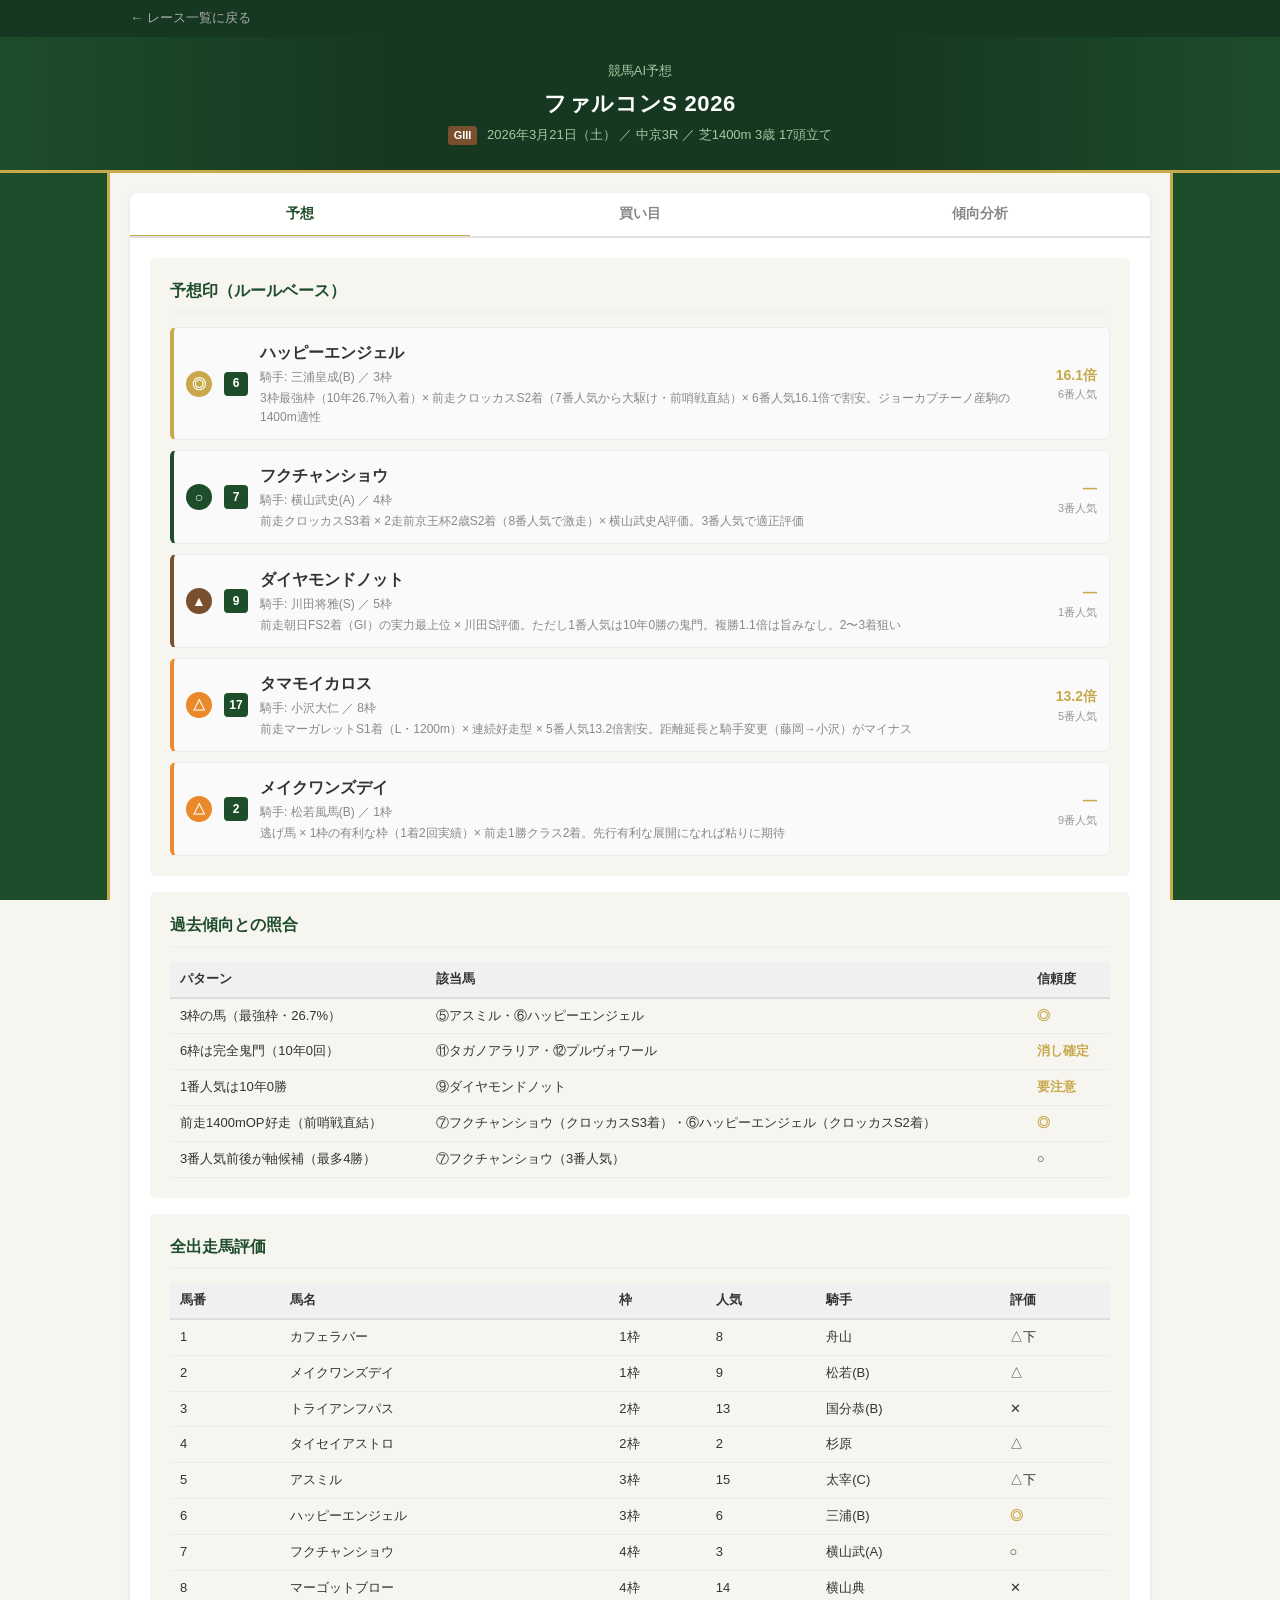
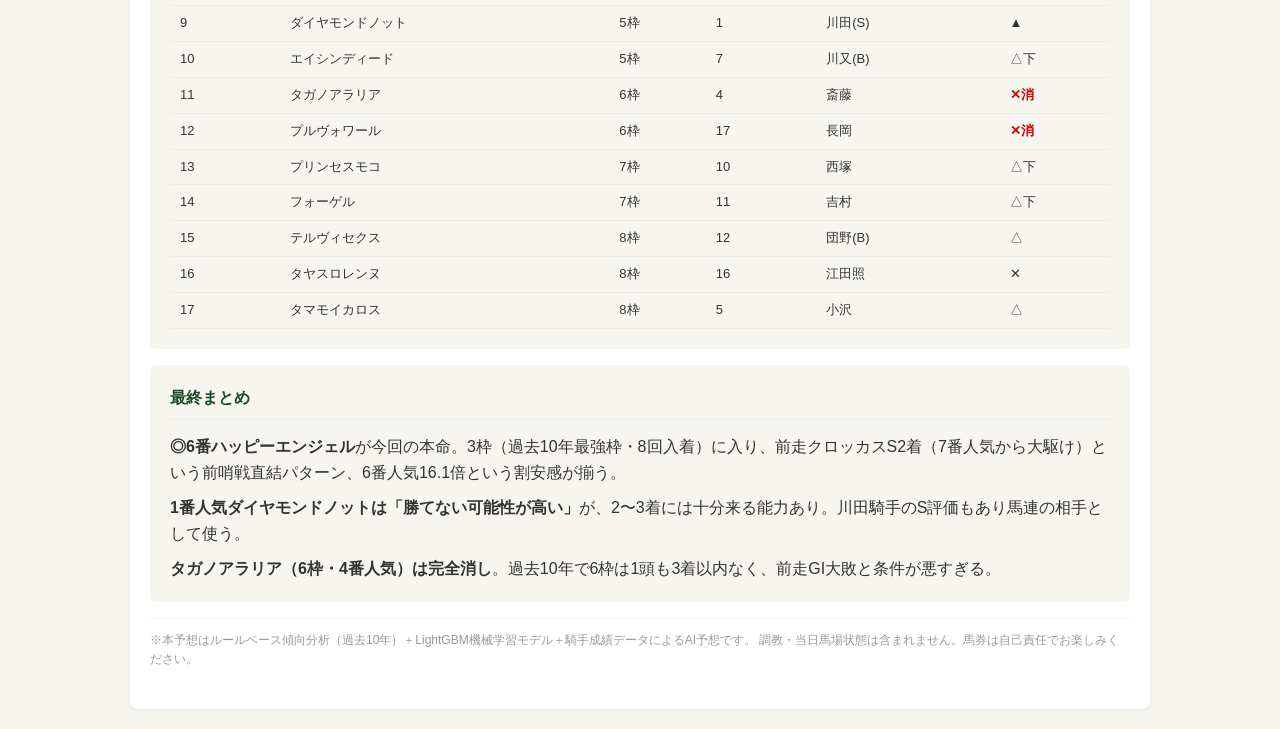
<file: docs/race/falcon-s-2026.html>
<!DOCTYPE html>
<html lang="ja">
<head>
  <meta charset="UTF-8">
  <meta name="viewport" content="width=device-width, initial-scale=1.0">
  <link rel="stylesheet" href="../css/race.css">
  <title>ファルコンS 2026 AI予想 | 競馬予想サイト</title>
</head>
<body>

<div class="back-bar">
  <a href="../index.html" class="back-link">← レース一覧に戻る</a>
</div>

<header>
  <div class="site-name">競馬AI予想</div>
  <h1>ファルコンS 2026</h1>
  <div class="race-meta">
    <span class="grade-badge g3">GIII</span>
    2026年3月21日（土） ／ 中京3R ／ 芝1400m 3歳 17頭立て
  </div>
</header>

<div class="page-wrapper">
<div class="tab-card">

<!-- タブ -->
<div class="tabs">
  <button class="tab-btn active" onclick="switchTab('yoso')">予想</button>
  <button class="tab-btn" onclick="switchTab('kaimoku')">買い目</button>
  <button class="tab-btn" onclick="switchTab('trend')">傾向分析</button>
</div>

<!-- ========== 予想タブ ========== -->
<div id="tab-yoso" class="tab-content active">

  <div class="card">
    <h2>予想印（ルールベース）</h2>
    <div class="horse-list">

      <div class="horse-row row-honmei">
        <span class="badge badge-honmei">◎</span>
        <div class="horse-num">6</div>
        <div class="horse-info">
          <div class="horse-name">ハッピーエンジェル</div>
          <div class="horse-sub">騎手: 三浦皇成(B) ／ 3枠</div>
          <div class="horse-sub">3枠最強枠（10年26.7%入着）× 前走クロッカスS2着（7番人気から大駆け・前哨戦直結）× 6番人気16.1倍で割安。ジョーカプチーノ産駒の1400m適性</div>
        </div>
        <div class="horse-odds">16.1倍<small>6番人気</small></div>
      </div>

      <div class="horse-row row-taiko">
        <span class="badge badge-taiko">○</span>
        <div class="horse-num">7</div>
        <div class="horse-info">
          <div class="horse-name">フクチャンショウ</div>
          <div class="horse-sub">騎手: 横山武史(A) ／ 4枠</div>
          <div class="horse-sub">前走クロッカスS3着 × 2走前京王杯2歳S2着（8番人気で激走）× 横山武史A評価。3番人気で適正評価</div>
        </div>
        <div class="horse-odds">—<small>3番人気</small></div>
      </div>

      <div class="horse-row row-santen">
        <span class="badge badge-santen">▲</span>
        <div class="horse-num">9</div>
        <div class="horse-info">
          <div class="horse-name">ダイヤモンドノット</div>
          <div class="horse-sub">騎手: 川田将雅(S) ／ 5枠</div>
          <div class="horse-sub">前走朝日FS2着（GI）の実力最上位 × 川田S評価。ただし1番人気は10年0勝の鬼門。複勝1.1倍は旨みなし。2〜3着狙い</div>
        </div>
        <div class="horse-odds">—<small>1番人気</small></div>
      </div>

      <div class="horse-row row-tanko">
        <span class="badge badge-tanko">△</span>
        <div class="horse-num">17</div>
        <div class="horse-info">
          <div class="horse-name">タマモイカロス</div>
          <div class="horse-sub">騎手: 小沢大仁 ／ 8枠</div>
          <div class="horse-sub">前走マーガレットS1着（L・1200m）× 連続好走型 × 5番人気13.2倍割安。距離延長と騎手変更（藤岡→小沢）がマイナス</div>
        </div>
        <div class="horse-odds">13.2倍<small>5番人気</small></div>
      </div>

      <div class="horse-row row-tanko">
        <span class="badge badge-tanko">△</span>
        <div class="horse-num">2</div>
        <div class="horse-info">
          <div class="horse-name">メイクワンズデイ</div>
          <div class="horse-sub">騎手: 松若風馬(B) ／ 1枠</div>
          <div class="horse-sub">逃げ馬 × 1枠の有利な枠（1着2回実績）× 前走1勝クラス2着。先行有利な展開になれば粘りに期待</div>
        </div>
        <div class="horse-odds">—<small>9番人気</small></div>
      </div>

    </div>
  </div>

  <div class="card">
    <h2>過去傾向との照合</h2>
    <table class="data-table">
      <thead>
        <tr><th>パターン</th><th>該当馬</th><th>信頼度</th></tr>
      </thead>
      <tbody>
        <tr><td>3枠の馬（最強枠・26.7%）</td><td>⑤アスミル・⑥ハッピーエンジェル</td><td class="pop1">◎</td></tr>
        <tr><td>6枠は完全鬼門（10年0回）</td><td>⑪タガノアラリア・⑫プルヴォワール</td><td class="pop1">消し確定</td></tr>
        <tr><td>1番人気は10年0勝</td><td>⑨ダイヤモンドノット</td><td class="pop1">要注意</td></tr>
        <tr><td>前走1400mOP好走（前哨戦直結）</td><td>⑦フクチャンショウ（クロッカスS3着）・⑥ハッピーエンジェル（クロッカスS2着）</td><td class="pop1">◎</td></tr>
        <tr><td>3番人気前後が軸候補（最多4勝）</td><td>⑦フクチャンショウ（3番人気）</td><td class="pop2">○</td></tr>
      </tbody>
    </table>
  </div>

  <div class="card">
    <h2>全出走馬評価</h2>
    <table class="data-table">
      <thead>
        <tr><th>馬番</th><th>馬名</th><th>枠</th><th>人気</th><th>騎手</th><th>評価</th></tr>
      </thead>
      <tbody>
        <tr><td>1</td><td>カフェラバー</td><td>1枠</td><td>8</td><td>舟山</td><td>△下</td></tr>
        <tr><td>2</td><td>メイクワンズデイ</td><td>1枠</td><td>9</td><td>松若(B)</td><td>△</td></tr>
        <tr><td>3</td><td>トライアンフパス</td><td>2枠</td><td>13</td><td>国分恭(B)</td><td>✕</td></tr>
        <tr><td>4</td><td>タイセイアストロ</td><td>2枠</td><td>2</td><td>杉原</td><td>△</td></tr>
        <tr><td>5</td><td>アスミル</td><td>3枠</td><td>15</td><td>太宰(C)</td><td>△下</td></tr>
        <tr><td>6</td><td>ハッピーエンジェル</td><td>3枠</td><td>6</td><td>三浦(B)</td><td class="pop1">◎</td></tr>
        <tr><td>7</td><td>フクチャンショウ</td><td>4枠</td><td>3</td><td>横山武(A)</td><td class="pop2">○</td></tr>
        <tr><td>8</td><td>マーゴットブロー</td><td>4枠</td><td>14</td><td>横山典</td><td>✕</td></tr>
        <tr><td>9</td><td>ダイヤモンドノット</td><td>5枠</td><td>1</td><td>川田(S)</td><td>▲</td></tr>
        <tr><td>10</td><td>エイシンディード</td><td>5枠</td><td>7</td><td>川又(B)</td><td>△下</td></tr>
        <tr><td>11</td><td>タガノアラリア</td><td>6枠</td><td>4</td><td>斎藤</td><td style="color:#c00;font-weight:bold;">✕消</td></tr>
        <tr><td>12</td><td>プルヴォワール</td><td>6枠</td><td>17</td><td>長岡</td><td style="color:#c00;font-weight:bold;">✕消</td></tr>
        <tr><td>13</td><td>プリンセスモコ</td><td>7枠</td><td>10</td><td>西塚</td><td>△下</td></tr>
        <tr><td>14</td><td>フォーゲル</td><td>7枠</td><td>11</td><td>吉村</td><td>△下</td></tr>
        <tr><td>15</td><td>テルヴィセクス</td><td>8枠</td><td>12</td><td>団野(B)</td><td>△</td></tr>
        <tr><td>16</td><td>タヤスロレンヌ</td><td>8枠</td><td>16</td><td>江田照</td><td>✕</td></tr>
        <tr><td>17</td><td>タマモイカロス</td><td>8枠</td><td>5</td><td>小沢</td><td>△</td></tr>
      </tbody>
    </table>
  </div>

  <div class="card">
    <h2>最終まとめ</h2>
    <p style="margin-bottom:10px;"><strong>◎6番ハッピーエンジェル</strong>が今回の本命。3枠（過去10年最強枠・8回入着）に入り、前走クロッカスS2着（7番人気から大駆け）という前哨戦直結パターン、6番人気16.1倍という割安感が揃う。</p>
    <p style="margin-bottom:10px;"><strong>1番人気ダイヤモンドノットは「勝てない可能性が高い」</strong>が、2〜3着には十分来る能力あり。川田騎手のS評価もあり馬連の相手として使う。</p>
    <p><strong>タガノアラリア（6枠・4番人気）は完全消し</strong>。過去10年で6枠は1頭も3着以内なく、前走GI大敗と条件が悪すぎる。</p>
  </div>
  <p class="note" style="margin:0 0 20px;">
    ※本予想はルールベース傾向分析（過去10年）＋LightGBM機械学習モデル＋騎手成績データによるAI予想です。
    調教・当日馬場状態は含まれません。馬券は自己責任でお楽しみください。
  </p>

</div>

<!-- ========== 買い目タブ ========== -->
<div id="tab-kaimoku" class="tab-content">

  <div class="card">
    <h2>買い目（参考）</h2>

    <h3>馬連</h3>
    <table class="bet-table">
      <thead><tr><th>種別</th><th>買い目</th></tr></thead>
      <tbody>
        <tr><td>◎軸</td><td>6-7、6-9、6-17</td></tr>
        <tr><td>○軸</td><td>7-9、7-17</td></tr>
      </tbody>
    </table>

    <h3>3連複</h3>
    <table class="bet-table">
      <thead><tr><th>種別</th><th>買い目</th></tr></thead>
      <tbody>
        <tr><td>本命3頭</td><td>6-7-9 ボックス</td></tr>
        <tr><td>穴目</td><td>6-7-17</td></tr>
      </tbody>
    </table>

    <h3>ワイド</h3>
    <table class="bet-table">
      <thead><tr><th>買い目</th></tr></thead>
      <tbody>
        <tr><td>6-7（手堅く）</td></tr>
      </tbody>
    </table>

    <h3>推奨買い目（点数絞り）</h3>
    <table class="bet-table">
      <thead><tr><th>順位</th><th>買い目</th></tr></thead>
      <tbody>
        <tr><td>1</td><td>馬連 6-7（◎-○）</td></tr>
        <tr><td>2</td><td>馬連 6-9（◎-▲）</td></tr>
        <tr><td>3</td><td>馬連 7-9（○-▲）</td></tr>
        <tr><td>4</td><td>3連複 6-7-9</td></tr>
        <tr><td>5</td><td>3連複 6-7-17（穴目）</td></tr>
      </tbody>
    </table>

    <div class="info-box" style="margin-top:16px;">
      <strong>消し馬（買わない馬）</strong><br>
      ・<strong>⑪タガノアラリア</strong>: 6枠鬼門（10年0回）× 前走GI大敗 → 完全消し<br>
      ・<strong>⑫プルヴォワール</strong>: 6枠 × 最低人気 → 消し<br>
      ・<strong>⑨ダイヤモンドノット（1着は消し）</strong>: 1番人気は10年0勝。2〜3着には使える（複勝オッズ1.1〜1.2倍は旨みなし）
    </div>
  </div>

</div>

<!-- ========== 傾向分析タブ ========== -->
<div id="tab-trend" class="tab-content">

  <div class="card">
    <h2>ファルコンS 傾向分析（2016〜2025年・過去10年）</h2>

    <h3>1. 過去10年の結果</h3>
    <table class="data-table">
      <thead><tr><th>年度</th><th>1着（人気・枠）</th><th>2着（人気・枠）</th><th>3着（人気・枠）</th></tr></thead>
      <tbody>
        <tr><td>2016</td><td>トウショウドラフタ(2・3枠)</td><td>ブレイブスマッシュ(3・7枠)</td><td>シゲルノコギリザメ(9・1枠)</td></tr>
        <tr><td>2017</td><td>コウソクストレート(3・5枠)</td><td>ボンセルヴィーソ(2・5枠)</td><td>メイソンジュニア(6・3枠)</td></tr>
        <tr><td>2018</td><td>ミスターメロディ(3・5枠)</td><td>アサクサゲンキ(7・4枠)</td><td>フロンティア(5・4枠)</td></tr>
        <tr><td>2019</td><td>ハッピーアワー(4・8枠)</td><td>グルーヴィット(3・7枠)</td><td>ローゼンクリーガー(2・3枠)</td></tr>
        <tr><td>2020</td><td>シャインガーネット(6・3枠)</td><td>ラウダシオン(1・5枠)</td><td>ヴェスターヴァルト(8・1枠)</td></tr>
        <tr><td>2021</td><td>ルークズネスト(3・1枠)</td><td>グレナディアガーズ(1・3枠)</td><td>モントライゼ(2・7枠)</td></tr>
        <tr><td>2022</td><td>プルパレイ(2・1枠)</td><td>タイセイディバイン(13・2枠)</td><td>オタルエバー(6・7枠)</td></tr>
        <tr><td>2023</td><td>タマモブラックタイ(8・4枠)</td><td>カルロヴェローチェ(1・2枠)</td><td>サウザンサニー(14・3枠)</td></tr>
        <tr><td>2024</td><td>ダノンマッキンリー(7・8枠)</td><td>オーキッドロマンス(5・3枠)</td><td>ソンシ(1・5枠)</td></tr>
        <tr><td>2025</td><td>ヤンキーバローズ(3・3枠)</td><td>モンドデラモーレ(6・8枠)</td><td>リリーフィールド(13・7枠)</td></tr>
      </tbody>
    </table>

    <h3>2. 人気傾向</h3>
    <table class="data-table">
      <thead><tr><th>人気</th><th>1着回数</th><th>備考</th></tr></thead>
      <tbody>
        <tr><td class="pop1">1番人気</td><td style="color:#c00;font-weight:bold;">0回</td><td>10年連続未勝利！2〜3着は計4回</td></tr>
        <tr><td>2番人気</td><td>2回</td><td>2016、2022</td></tr>
        <tr><td>3番人気</td><td>4回</td><td>2017、2018、2021、2025（最多）</td></tr>
        <tr><td>4番人気</td><td>1回</td><td>2019</td></tr>
        <tr><td>6〜8番人気</td><td>3回</td><td>2020(6)、2023(8)、2024(7)</td></tr>
      </tbody>
    </table>
    <p style="margin-top:8px;"><strong>判定: 非常に荒れやすい。</strong>1番人気は軸にせず馬連相手に留める。3番人気前後（2〜4番人気）が最も信頼できる狙い目。</p>

    <h3>3. 枠番傾向</h3>
    <table class="data-table">
      <thead><tr><th>枠</th><th>1着</th><th>2着</th><th>3着</th><th>合計</th><th>割合</th></tr></thead>
      <tbody>
        <tr><td>1枠</td><td>2</td><td>0</td><td>2</td><td>4</td><td>13.3%</td></tr>
        <tr><td>2枠</td><td>0</td><td>2</td><td>0</td><td>2</td><td>6.7%</td></tr>
        <tr><td>3枠</td><td>3</td><td>3</td><td>2</td><td class="pop1"><strong>8</strong></td><td class="pop1"><strong>26.7%</strong></td></tr>
        <tr><td>4枠</td><td>1</td><td>1</td><td>1</td><td>3</td><td>10.0%</td></tr>
        <tr><td>5枠</td><td>2</td><td>2</td><td>1</td><td>5</td><td>16.7%</td></tr>
        <tr><td>6枠</td><td>0</td><td>0</td><td>0</td><td style="color:#c00;font-weight:bold;">0</td><td style="color:#c00;font-weight:bold;">0%</td></tr>
        <tr><td>7枠</td><td>0</td><td>3</td><td>2</td><td>5</td><td>16.7%</td></tr>
        <tr><td>8枠</td><td>2</td><td>1</td><td>0</td><td>3</td><td>10.0%</td></tr>
      </tbody>
    </table>
    <ul class="rule-list" style="margin-top:8px;">
      <li><strong>3枠が圧倒的有利</strong>（10年26.7%入着・全枠中最多）</li>
      <li><strong>6枠は完全鬼門</strong>（10年間で1頭も3着以内なし）</li>
      <li>内枠（1〜3枠）合計14/30 = 46.7%で優位</li>
      <li>7枠は2・3着に入るが1着がなく勝ちきれない傾向</li>
      <li>信頼度: 高（10年サンプル十分）</li>
    </ul>

    <h3>4. 前走・臨戦過程の傾向</h3>
    <ul class="rule-list">
      <li><strong>前哨戦好走（クロッカスS・1400m OP/L）からの直行</strong>: 前哨戦で1400mを好走した馬が直結しやすい</li>
      <li><strong>前走GII・GI好走（2〜5着）</strong>: 高グレードからの臨戦も有効</li>
      <li>前走1200mからの距離延長: 距離対応力が問われる（割引）</li>
      <li>前走惨敗でも2〜3走前に好走歴あれば叩き台型として評価</li>
      <li>消しの条件: 前走未勝利クラスからの格上げ、大幅体重増減（±15kg超）</li>
    </ul>

    <h3>5. 血統傾向</h3>
    <ul class="rule-list">
      <li><strong>サンデーサイレンス系</strong>が主流（フジキセキ、ディープインパクト系含む）</li>
      <li><strong>SS系 × 北米スピード血統（Danzig系・Storm Cat系）</strong>の組み合わせが好相性</li>
      <li>中京1400mはスピードと持続力の両方が必要なコース</li>
      <li>純粋な1200m型（短距離専門）は距離延長リスクあり</li>
    </ul>

    <h3>6. 法則まとめ</h3>
    <table class="data-table">
      <thead><tr><th>観点</th><th>傾向</th><th>信頼度</th></tr></thead>
      <tbody>
        <tr><td>人気</td><td><strong>1番人気は10年0勝（過信禁物）。3番人気が最多4勝</strong></td><td class="pop1">高</td></tr>
        <tr><td>枠番</td><td><strong>3枠が圧倒的優位（26.7%）。6枠は完全鬼門（0回）</strong></td><td class="pop1">高</td></tr>
        <tr><td>前走</td><td>1400mOP〜重賞好走馬が直結しやすい</td><td class="pop2">中</td></tr>
        <tr><td>血統</td><td>SS系×スピード血統（北米）が好相性</td><td class="pop2">中</td></tr>
        <tr><td>馬体重</td><td>大幅増減（±15kg超）は割引</td><td class="pop2">中</td></tr>
      </tbody>
    </table>
  </div>

</div>

</div><!-- /tab-card -->
</div><!-- /page-wrapper -->

<script src="../js/race.js"></script>
</body>
</html>
</file>
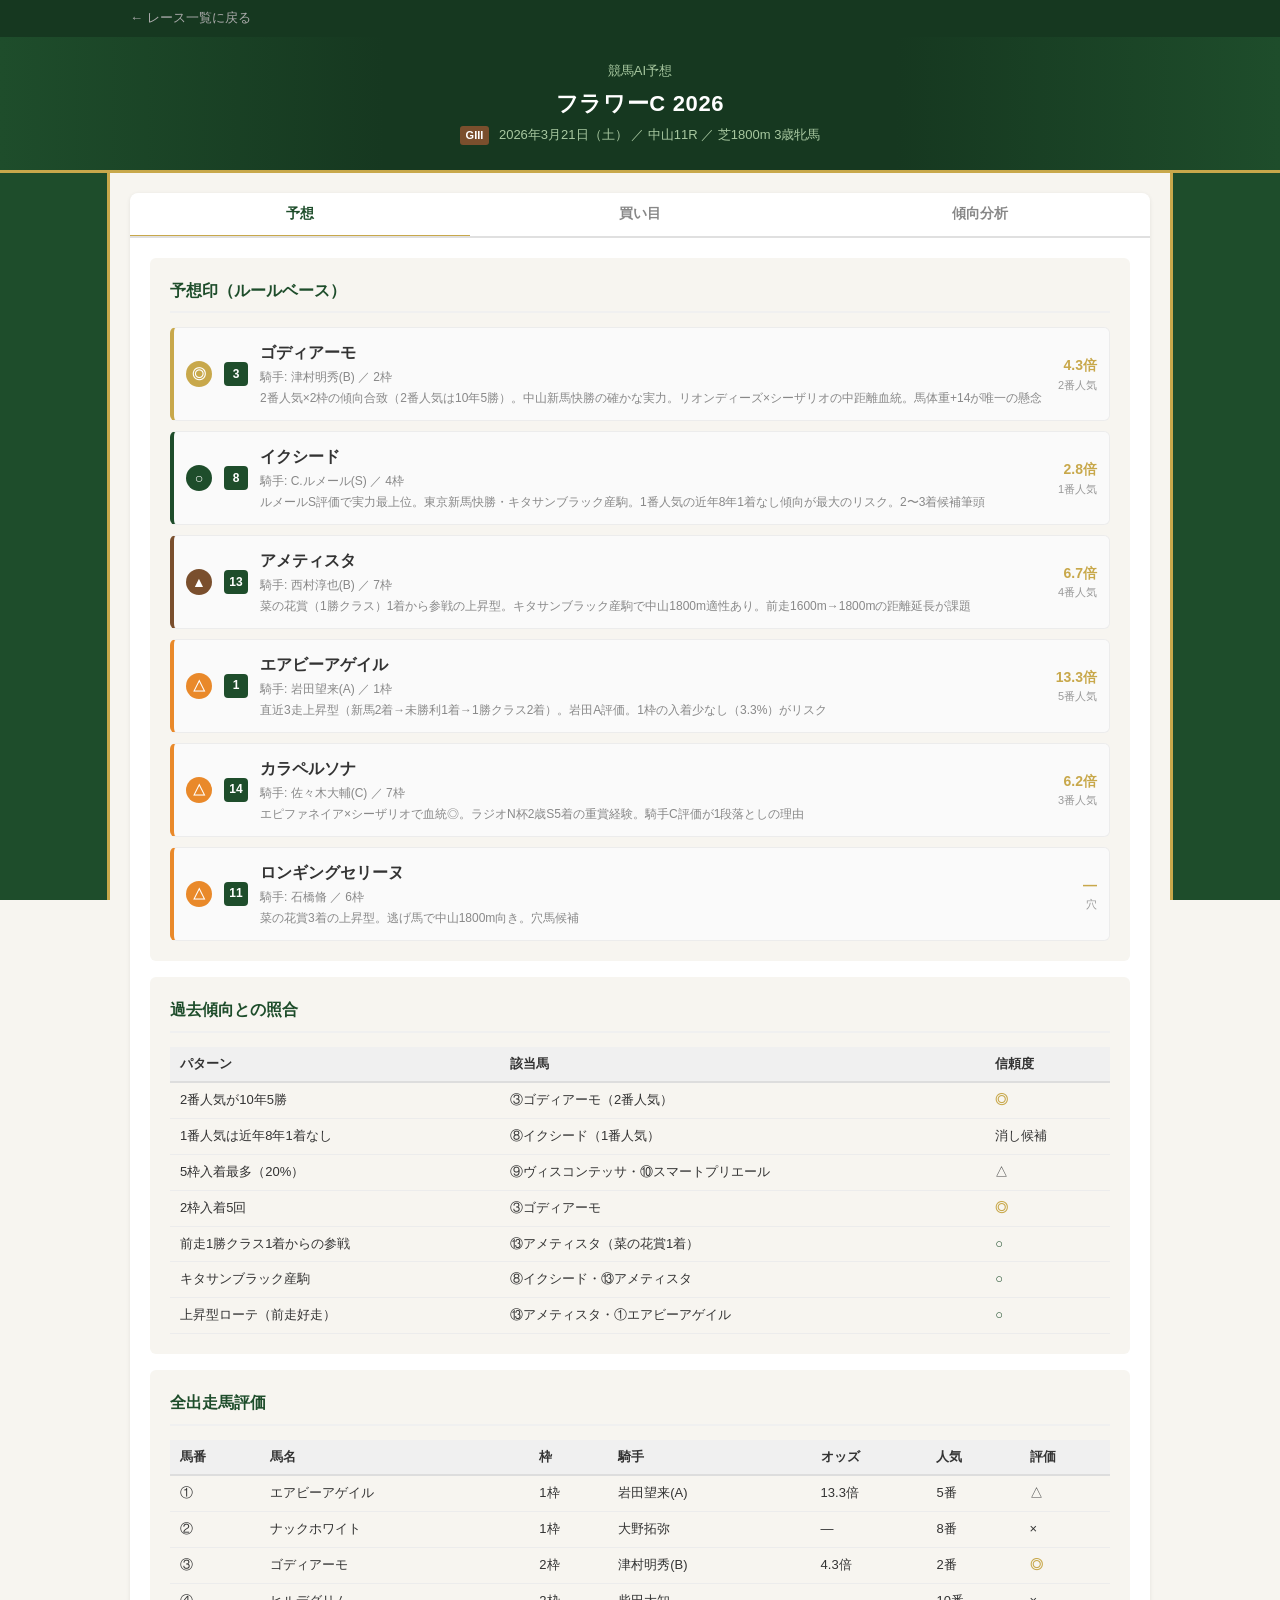
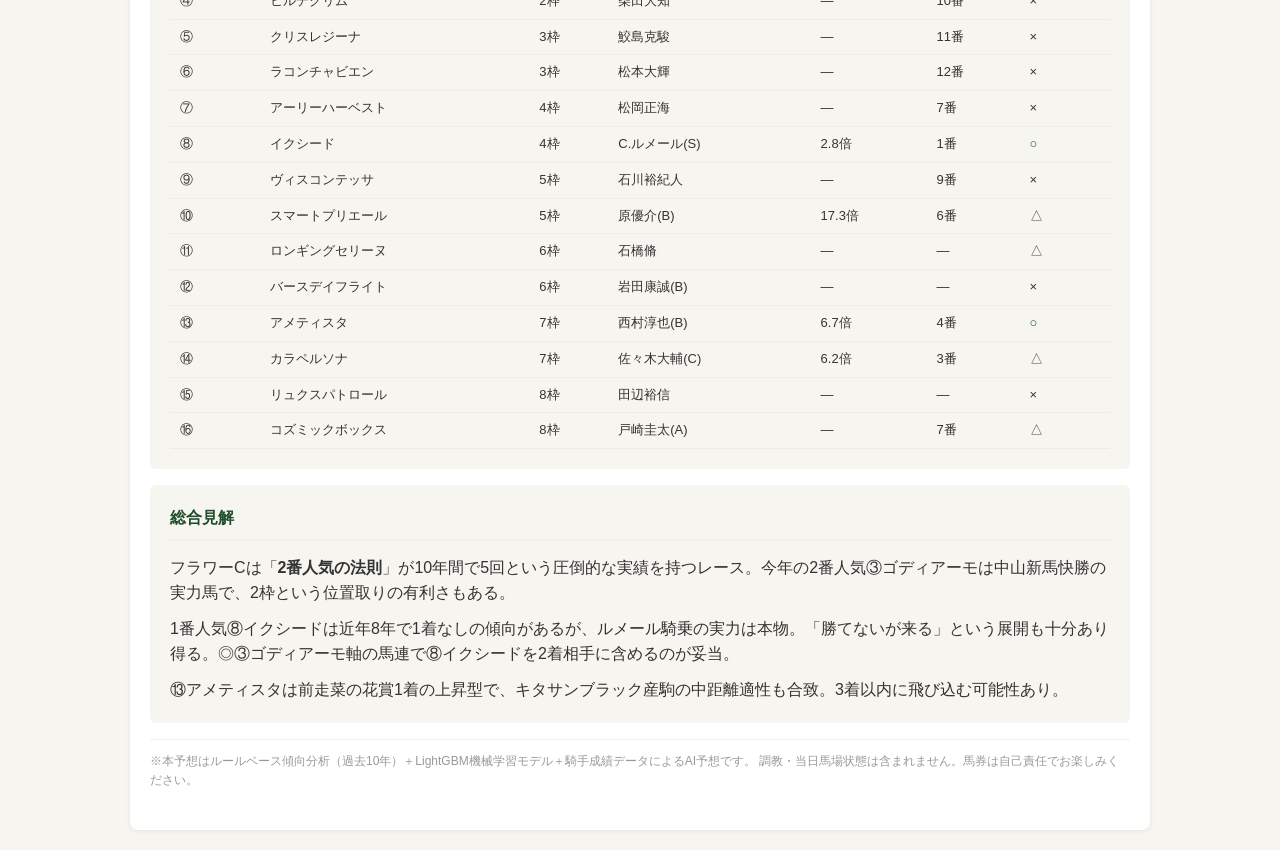
<file: docs/race/flower-cup-2026.html>
<!DOCTYPE html>
<html lang="ja">
<head>
  <meta charset="UTF-8">
  <meta name="viewport" content="width=device-width, initial-scale=1.0">
  <link rel="stylesheet" href="../css/race.css">
  <title>フラワーC 2026 AI予想 | 競馬予想サイト</title>
</head>
<body>

<div class="back-bar">
  <a href="../index.html" class="back-link">← レース一覧に戻る</a>
</div>

<header>
  <div class="site-name">競馬AI予想</div>
  <h1>フラワーC 2026</h1>
  <div class="race-meta">
    <span class="grade-badge g3">GIII</span>
    2026年3月21日（土） ／ 中山11R ／ 芝1800m 3歳牝馬
  </div>
</header>

<div class="page-wrapper">
<div class="tab-card">

<!-- タブ -->
<div class="tabs">
  <button class="tab-btn active" onclick="switchTab('yoso')">予想</button>
  <button class="tab-btn" onclick="switchTab('kaimoku')">買い目</button>
  <button class="tab-btn" onclick="switchTab('trend')">傾向分析</button>
</div>

<!-- ========== 予想タブ ========== -->
<div id="tab-yoso" class="tab-content active">

  <div class="card">
    <h2>予想印（ルールベース）</h2>
    <div class="horse-list">

      <div class="horse-row row-honmei">
        <span class="badge badge-honmei">◎</span>
        <div class="horse-num">3</div>
        <div class="horse-info">
          <div class="horse-name">ゴディアーモ</div>
          <div class="horse-sub">騎手: 津村明秀(B) ／ 2枠</div>
          <div class="horse-sub">2番人気×2枠の傾向合致（2番人気は10年5勝）。中山新馬快勝の確かな実力。リオンディーズ×シーザリオの中距離血統。馬体重+14が唯一の懸念</div>
        </div>
        <div class="horse-odds">4.3倍<small>2番人気</small></div>
      </div>

      <div class="horse-row row-taiko">
        <span class="badge badge-taiko">○</span>
        <div class="horse-num">8</div>
        <div class="horse-info">
          <div class="horse-name">イクシード</div>
          <div class="horse-sub">騎手: C.ルメール(S) ／ 4枠</div>
          <div class="horse-sub">ルメールS評価で実力最上位。東京新馬快勝・キタサンブラック産駒。1番人気の近年8年1着なし傾向が最大のリスク。2〜3着候補筆頭</div>
        </div>
        <div class="horse-odds">2.8倍<small>1番人気</small></div>
      </div>

      <div class="horse-row row-santen">
        <span class="badge badge-santen">▲</span>
        <div class="horse-num">13</div>
        <div class="horse-info">
          <div class="horse-name">アメティスタ</div>
          <div class="horse-sub">騎手: 西村淳也(B) ／ 7枠</div>
          <div class="horse-sub">菜の花賞（1勝クラス）1着から参戦の上昇型。キタサンブラック産駒で中山1800m適性あり。前走1600m→1800mの距離延長が課題</div>
        </div>
        <div class="horse-odds">6.7倍<small>4番人気</small></div>
      </div>

      <div class="horse-row row-tanko">
        <span class="badge badge-tanko">△</span>
        <div class="horse-num">1</div>
        <div class="horse-info">
          <div class="horse-name">エアビーアゲイル</div>
          <div class="horse-sub">騎手: 岩田望来(A) ／ 1枠</div>
          <div class="horse-sub">直近3走上昇型（新馬2着→未勝利1着→1勝クラス2着）。岩田A評価。1枠の入着少なし（3.3%）がリスク</div>
        </div>
        <div class="horse-odds">13.3倍<small>5番人気</small></div>
      </div>

      <div class="horse-row row-tanko">
        <span class="badge badge-tanko">△</span>
        <div class="horse-num">14</div>
        <div class="horse-info">
          <div class="horse-name">カラペルソナ</div>
          <div class="horse-sub">騎手: 佐々木大輔(C) ／ 7枠</div>
          <div class="horse-sub">エピファネイア×シーザリオで血統◎。ラジオN杯2歳S5着の重賞経験。騎手C評価が1段落としの理由</div>
        </div>
        <div class="horse-odds">6.2倍<small>3番人気</small></div>
      </div>

      <div class="horse-row row-tanko">
        <span class="badge badge-tanko">△</span>
        <div class="horse-num">11</div>
        <div class="horse-info">
          <div class="horse-name">ロンギングセリーヌ</div>
          <div class="horse-sub">騎手: 石橋脩 ／ 6枠</div>
          <div class="horse-sub">菜の花賞3着の上昇型。逃げ馬で中山1800m向き。穴馬候補</div>
        </div>
        <div class="horse-odds">—<small>穴</small></div>
      </div>

    </div>
  </div>

  <div class="card">
    <h2>過去傾向との照合</h2>
    <table class="data-table">
      <thead>
        <tr><th>パターン</th><th>該当馬</th><th>信頼度</th></tr>
      </thead>
      <tbody>
        <tr><td>2番人気が10年5勝</td><td>③ゴディアーモ（2番人気）</td><td class="pop1">◎</td></tr>
        <tr><td>1番人気は近年8年1着なし</td><td>⑧イクシード（1番人気）</td><td>消し候補</td></tr>
        <tr><td>5枠入着最多（20%）</td><td>⑨ヴィスコンテッサ・⑩スマートプリエール</td><td>△</td></tr>
        <tr><td>2枠入着5回</td><td>③ゴディアーモ</td><td class="pop1">◎</td></tr>
        <tr><td>前走1勝クラス1着からの参戦</td><td>⑬アメティスタ（菜の花賞1着）</td><td class="pop2">○</td></tr>
        <tr><td>キタサンブラック産駒</td><td>⑧イクシード・⑬アメティスタ</td><td class="pop2">○</td></tr>
        <tr><td>上昇型ローテ（前走好走）</td><td>⑬アメティスタ・①エアビーアゲイル</td><td class="pop2">○</td></tr>
      </tbody>
    </table>
  </div>

  <div class="card">
    <h2>全出走馬評価</h2>
    <table class="data-table">
      <thead>
        <tr><th>馬番</th><th>馬名</th><th>枠</th><th>騎手</th><th>オッズ</th><th>人気</th><th>評価</th></tr>
      </thead>
      <tbody>
        <tr><td>①</td><td>エアビーアゲイル</td><td>1枠</td><td>岩田望来(A)</td><td>13.3倍</td><td>5番</td><td>△</td></tr>
        <tr><td>②</td><td>ナックホワイト</td><td>1枠</td><td>大野拓弥</td><td>—</td><td>8番</td><td>×</td></tr>
        <tr><td>③</td><td>ゴディアーモ</td><td>2枠</td><td>津村明秀(B)</td><td>4.3倍</td><td>2番</td><td class="pop1">◎</td></tr>
        <tr><td>④</td><td>ヒルデグリム</td><td>2枠</td><td>柴田大知</td><td>—</td><td>10番</td><td>×</td></tr>
        <tr><td>⑤</td><td>クリスレジーナ</td><td>3枠</td><td>鮫島克駿</td><td>—</td><td>11番</td><td>×</td></tr>
        <tr><td>⑥</td><td>ラコンチャビエン</td><td>3枠</td><td>松本大輝</td><td>—</td><td>12番</td><td>×</td></tr>
        <tr><td>⑦</td><td>アーリーハーベスト</td><td>4枠</td><td>松岡正海</td><td>—</td><td>7番</td><td>×</td></tr>
        <tr><td>⑧</td><td>イクシード</td><td>4枠</td><td>C.ルメール(S)</td><td>2.8倍</td><td>1番</td><td class="pop2">○</td></tr>
        <tr><td>⑨</td><td>ヴィスコンテッサ</td><td>5枠</td><td>石川裕紀人</td><td>—</td><td>9番</td><td>×</td></tr>
        <tr><td>⑩</td><td>スマートプリエール</td><td>5枠</td><td>原優介(B)</td><td>17.3倍</td><td>6番</td><td>△</td></tr>
        <tr><td>⑪</td><td>ロンギングセリーヌ</td><td>6枠</td><td>石橋脩</td><td>—</td><td>—</td><td>△</td></tr>
        <tr><td>⑫</td><td>バースデイフライト</td><td>6枠</td><td>岩田康誠(B)</td><td>—</td><td>—</td><td>×</td></tr>
        <tr><td>⑬</td><td>アメティスタ</td><td>7枠</td><td>西村淳也(B)</td><td>6.7倍</td><td>4番</td><td class="pop2">○</td></tr>
        <tr><td>⑭</td><td>カラペルソナ</td><td>7枠</td><td>佐々木大輔(C)</td><td>6.2倍</td><td>3番</td><td>△</td></tr>
        <tr><td>⑮</td><td>リュクスパトロール</td><td>8枠</td><td>田辺裕信</td><td>—</td><td>—</td><td>×</td></tr>
        <tr><td>⑯</td><td>コズミックボックス</td><td>8枠</td><td>戸崎圭太(A)</td><td>—</td><td>7番</td><td>△</td></tr>
      </tbody>
    </table>
  </div>

  <div class="card">
    <h2>総合見解</h2>
    <p style="margin-bottom:10px;">フラワーCは「<strong>2番人気の法則</strong>」が10年間で5回という圧倒的な実績を持つレース。今年の2番人気③ゴディアーモは中山新馬快勝の実力馬で、2枠という位置取りの有利さもある。</p>
    <p style="margin-bottom:10px;">1番人気⑧イクシードは近年8年で1着なしの傾向があるが、ルメール騎乗の実力は本物。「勝てないが来る」という展開も十分あり得る。◎③ゴディアーモ軸の馬連で⑧イクシードを2着相手に含めるのが妥当。</p>
    <p>⑬アメティスタは前走菜の花賞1着の上昇型で、キタサンブラック産駒の中距離適性も合致。3着以内に飛び込む可能性あり。</p>
  </div>
  <p class="note" style="margin:0 0 20px;">
    ※本予想はルールベース傾向分析（過去10年）＋LightGBM機械学習モデル＋騎手成績データによるAI予想です。
    調教・当日馬場状態は含まれません。馬券は自己責任でお楽しみください。
  </p>

</div>

<!-- ========== 買い目タブ ========== -->
<div id="tab-kaimoku" class="tab-content">

  <div class="card">
    <h2>買い目（参考）</h2>

    <h3>単勝</h3>
    <table class="bet-table">
      <thead><tr><th>買い目</th></tr></thead>
      <tbody>
        <tr><td>③ゴディアーモ（4.3倍・2番人気の法則合致）</td></tr>
      </tbody>
    </table>

    <h3>馬連</h3>
    <table class="bet-table">
      <thead><tr><th>種別</th><th>買い目</th></tr></thead>
      <tbody>
        <tr><td>本線</td><td>③-⑧、③-⑬、⑧-⑬</td></tr>
        <tr><td>抑え</td><td>①-③、③-⑭、③-⑪</td></tr>
      </tbody>
    </table>

    <h3>3連複</h3>
    <table class="bet-table">
      <thead><tr><th>種別</th><th>買い目</th></tr></thead>
      <tbody>
        <tr><td>本線</td><td>③-⑧-⑬ ボックス</td></tr>
        <tr><td>抑え</td><td>③-⑧-①、③-⑧-⑭</td></tr>
      </tbody>
    </table>

    <div class="info-box" style="margin-top:16px;">
      <strong>狙いどころ</strong><br>
      ・<strong>本命</strong>: ③ゴディアーモの単勝（2番人気傾向の根拠が強力。4.3倍は旨みあり）<br>
      ・<strong>穴</strong>: ⑪ロンギングセリーヌ（逃げ馬で前が塞がれにくい中山向き）<br>
      ・<strong>リスク管理</strong>: ⑧イクシードは1着より2〜3着で複勝・3連複の軸に使うのが賢明
    </div>

    <div class="info-box" style="margin-top:12px;">
      <strong>消し馬</strong><br>
      ・④ヒルデグリム: 直近3走全て着外、前走大敗<br>
      ・⑨ヴィスコンテッサ: フェアリーS14着大敗<br>
      ・⑮リュクスパトロール: フェアリーS12着大敗<br>
      ・⑦アーリーハーベスト: 前走菜の花賞でアメティスタに完敗（下降型）
    </div>
  </div>

</div>

<!-- ========== 傾向分析タブ ========== -->
<div id="tab-trend" class="tab-content">

  <div class="card">
    <h2>フラワーC 傾向分析（2016〜2025年・過去10年）</h2>

    <h3>1. 過去10年の結果</h3>
    <table class="data-table">
      <thead><tr><th>年度</th><th>1着（人気）</th><th>2着（人気）</th><th>3着（人気）</th></tr></thead>
      <tbody>
        <tr><td>2016</td><td>エンジェルフェイス(1)</td><td>ゲッカコウ(2)</td><td>ウインクルサルーテ(14)</td></tr>
        <tr><td>2017</td><td>ファンディーナ(1)</td><td>シーズララバイ(8)</td><td>ドロウアカード(7)</td></tr>
        <tr><td>2018</td><td class="pop2">カンタービレ(2)</td><td>トーセンブレス(3)</td><td>ノームコア(4)</td></tr>
        <tr><td>2019</td><td class="pop2">コントラチェック(2)</td><td>エールヴォア(1)</td><td>ランブリングアレー(5)</td></tr>
        <tr><td>2020</td><td>アブレイズ(12)</td><td>レッドルレーヴ(4)</td><td>シーズンズギフト(1)</td></tr>
        <tr><td>2021</td><td>ホウオウイクセル(5)</td><td>エンスージアズム(2)</td><td>ユーバーレーベン(1)</td></tr>
        <tr><td>2022</td><td class="pop2">スタニングローズ(2)</td><td>ニシノラブウインク(9)</td><td>シンティレーション(1)</td></tr>
        <tr><td>2023</td><td class="pop2">エミュー(2)</td><td>ヒップホップソウル(8)</td><td>パルクリチュード(3)</td></tr>
        <tr><td>2024</td><td class="pop2">ミアネーロ(2)</td><td>ホーエリート(8)</td><td>カンティアーモ(1)</td></tr>
        <tr><td>2025</td><td>レーゼドラマ(5)</td><td>パラディレーヌ(1)</td><td>ゴーソーファー(4)</td></tr>
      </tbody>
    </table>

    <h3>2. 人気・荒れ傾向</h3>
    <table class="data-table">
      <thead><tr><th>人気</th><th>1着回数</th><th>年度</th></tr></thead>
      <tbody>
        <tr><td class="pop1">1番人気</td><td>2回</td><td>2016、2017のみ</td></tr>
        <tr><td class="pop2">2番人気</td><td>5回</td><td>2018、2019、2022、2023、2024</td></tr>
        <tr><td>5番人気</td><td>2回</td><td>2021、2025</td></tr>
        <tr><td>12番人気</td><td>1回</td><td>2020（79.3倍・大荒れ）</td></tr>
      </tbody>
    </table>
    <p style="margin-top:8px;"><strong>最重要傾向: 2番人気が10年5勝（信頼度：高）</strong>。1番人気は2018年以降の直近8年で1着なし（複勝率60%）。</p>

    <h3>3. 枠番傾向</h3>
    <table class="data-table">
      <thead><tr><th>枠</th><th>1着</th><th>2着</th><th>3着</th><th>計</th><th>割合</th></tr></thead>
      <tbody>
        <tr><td>1枠</td><td>1</td><td>0</td><td>0</td><td>1</td><td>3.3%</td></tr>
        <tr><td>2枠</td><td>2</td><td>2</td><td>1</td><td>5</td><td class="pop2">16.7%</td></tr>
        <tr><td>3枠</td><td>0</td><td>0</td><td>3</td><td>3</td><td>10.0%</td></tr>
        <tr><td>4枠</td><td>1</td><td>1</td><td>0</td><td>2</td><td>6.7%</td></tr>
        <tr><td>5枠</td><td>2</td><td>3</td><td>1</td><td>6</td><td class="pop1">20.0%</td></tr>
        <tr><td>6枠</td><td>1</td><td>1</td><td>1</td><td>3</td><td>10.0%</td></tr>
        <tr><td>7枠</td><td>1</td><td>1</td><td>3</td><td>5</td><td class="pop2">16.7%</td></tr>
        <tr><td>8枠</td><td>2</td><td>2</td><td>0</td><td>4</td><td>13.3%</td></tr>
      </tbody>
    </table>
    <ul class="rule-list" style="margin-top:8px;">
      <li><strong>5枠が最多入着（20%）</strong>に注目。2枠・7枠・8枠も多い（各13〜17%）</li>
      <li>1枠は入着率3.3%と少ない。3枠は3着のみ</li>
      <li>信頼度: 中（5枠と2枠に特に注目）</li>
    </ul>

    <h3>4. 前走・臨戦過程の傾向</h3>
    <ul class="rule-list">
      <li><strong>前走1勝クラス1着からの参戦</strong>: 複数の勝ち馬が該当（ミアネーロ、スタニングローズ、エミューなど）</li>
      <li><strong>上昇型ローテ（前走→当走に向けて改善）</strong>が優勢</li>
      <li>新馬→未勝利→フラワーCという叩き台後の本番型も多い</li>
      <li>前走重賞で大敗（0.8秒差以上）は原則消し</li>
      <li>馬体重変化: ±8kg以内の安定体重が理想</li>
    </ul>

    <h3>5. 血統傾向</h3>
    <ul class="rule-list">
      <li><strong>キタサンブラック産駒</strong>: 中山1800m適性あり（2025年ゴーソーファー3着も該当）</li>
      <li><strong>エピファネイア産駒</strong>: シーザリオ経由のG1血統でフラワーCと相性良し</li>
      <li>サンデーサイレンス系（ディープインパクト、ハーツクライ系）が主力</li>
      <li>短距離特化の血統（スプリンター系）はやや不向き</li>
    </ul>

    <h3>6. 法則まとめ</h3>
    <table class="data-table">
      <thead><tr><th>観点</th><th>傾向</th><th>信頼度</th></tr></thead>
      <tbody>
        <tr><td>人気</td><td><strong>2番人気が10年5勝（最重要）</strong></td><td class="pop1">高</td></tr>
        <tr><td>人気</td><td>1番人気は近年8年で1着なし</td><td class="pop1">高</td></tr>
        <tr><td>枠番</td><td>5枠が最多入着（6/30）</td><td class="pop2">中</td></tr>
        <tr><td>枠番</td><td>2枠・7枠・8枠も多い</td><td class="pop2">中</td></tr>
        <tr><td>枠番</td><td>1枠・3枠は少ない</td><td class="pop2">中</td></tr>
        <tr><td>前走</td><td>上昇型・前走1着から参戦が好走</td><td class="pop2">中</td></tr>
        <tr><td>血統</td><td>キタサンブラック、エピファネイア向き</td><td class="pop2">中</td></tr>
        <tr><td>馬体重</td><td>±8kg以内の安定体重が理想</td><td>低</td></tr>
      </tbody>
    </table>
  </div>

</div>

</div><!-- /tab-card -->
</div><!-- /page-wrapper -->

<script src="../js/race.js"></script>
</body>
</html>
</file>
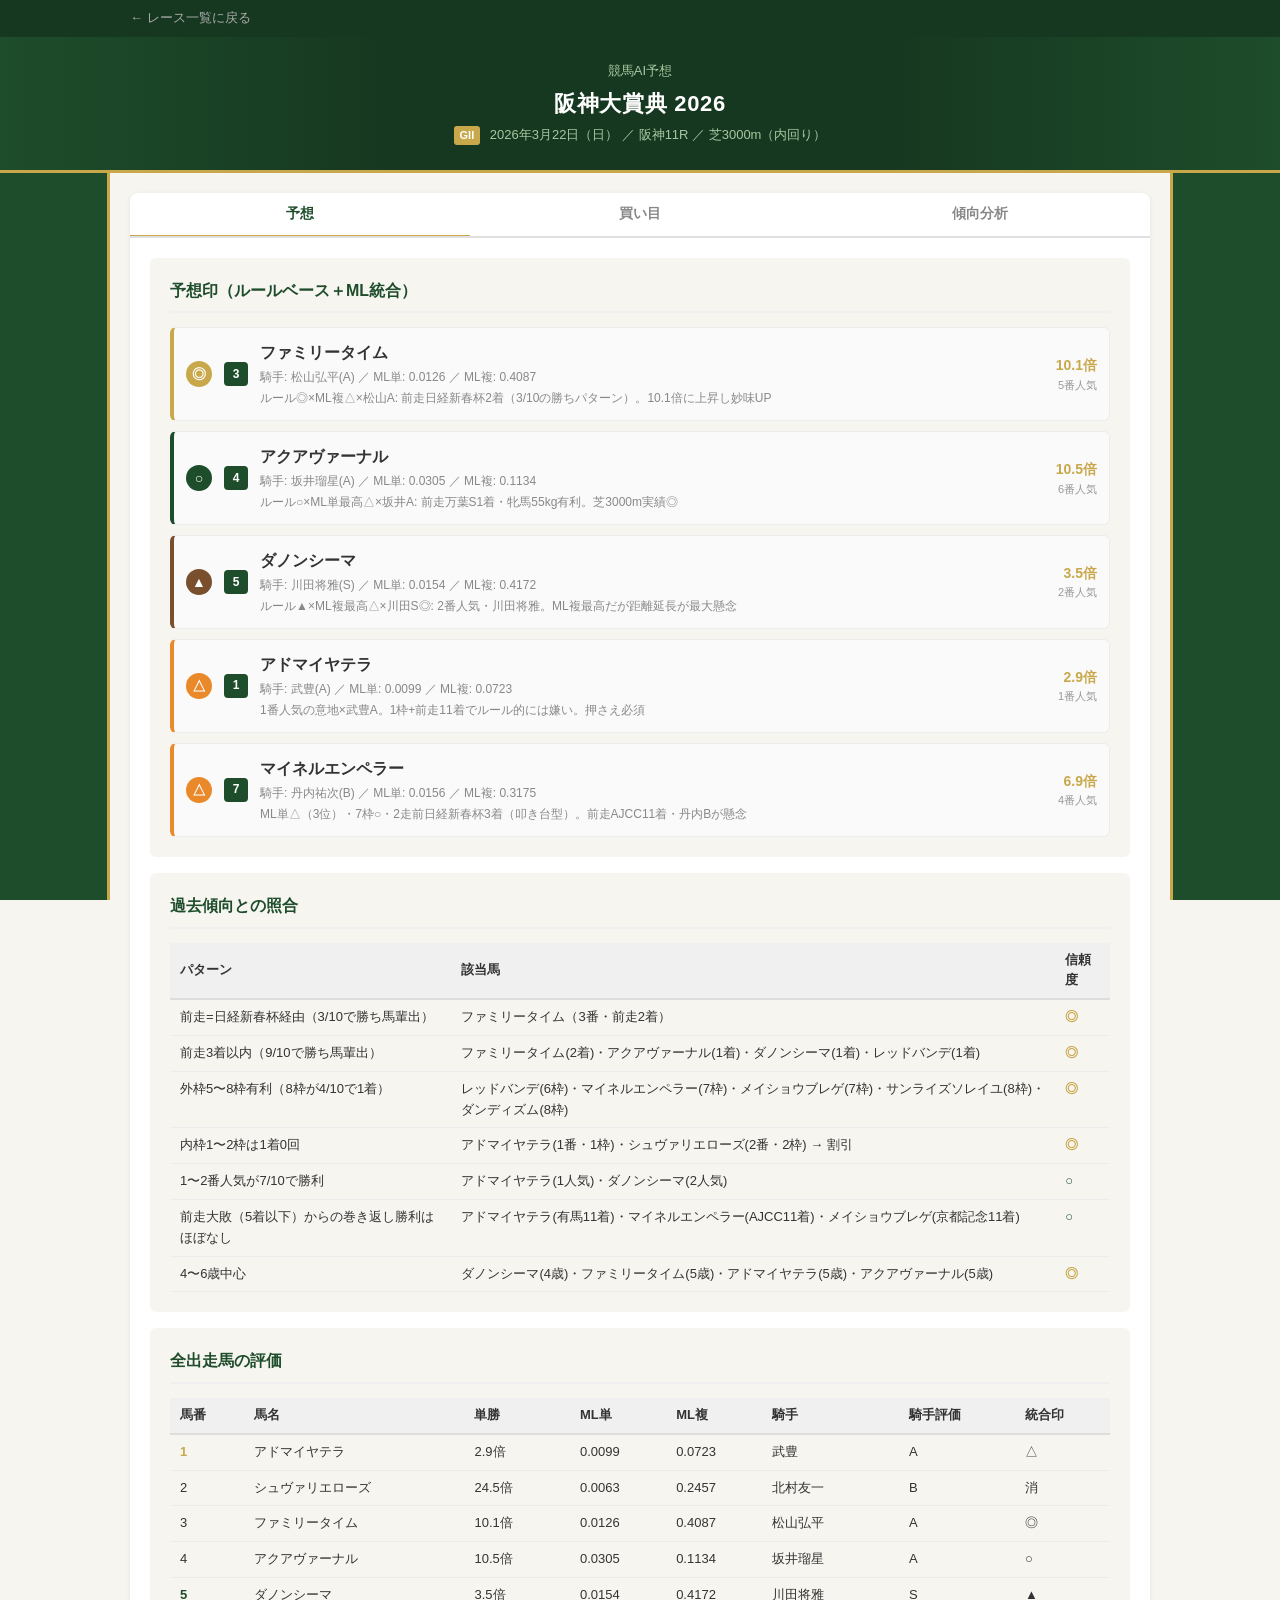
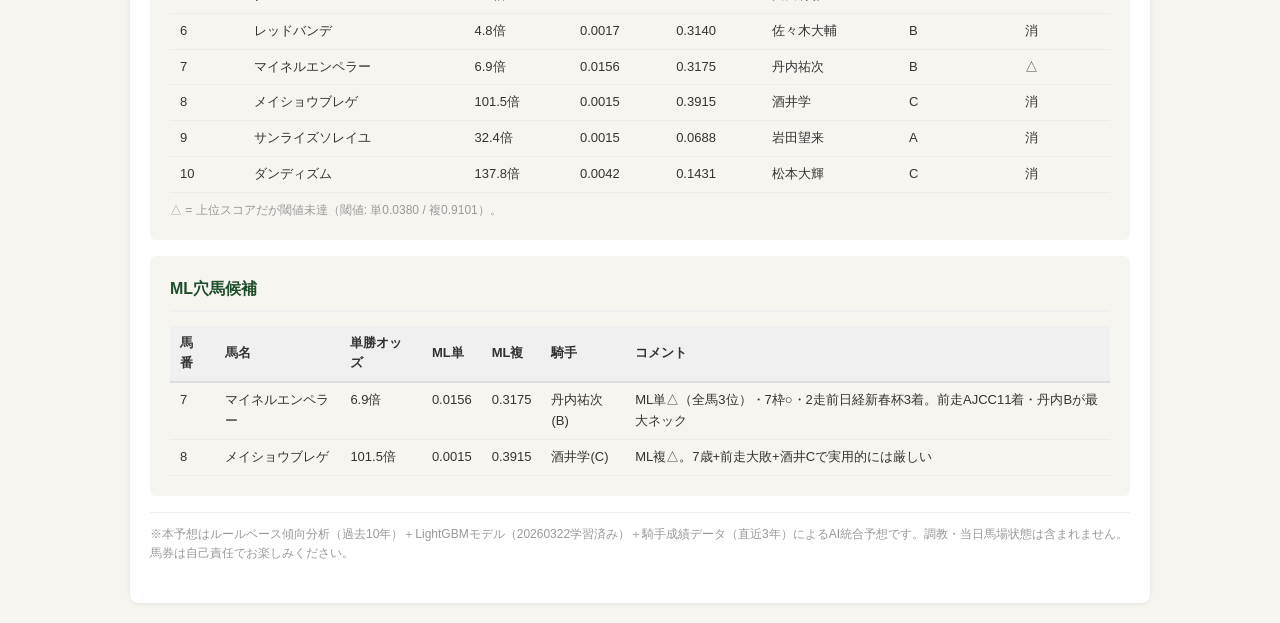
<file: docs/race/hanshin-daishoten-2026.html>
<!DOCTYPE html>
<html lang="ja">
<head>
  <meta charset="UTF-8">
  <meta name="viewport" content="width=device-width, initial-scale=1.0">
  <title>阪神大賞典 2026 AI予想 | 競馬予想サイト</title>
  <link rel="stylesheet" href="../css/race.css">
</head>
<body>

<div class="back-bar">
  <a href="../index.html" class="back-link">← レース一覧に戻る</a>
</div>

<header>
  <div class="site-name">競馬AI予想</div>
  <h1>阪神大賞典 2026</h1>
  <div class="race-meta">
    <span class="grade-badge g2">GII</span>
    2026年3月22日（日） ／ 阪神11R ／ 芝3000m（内回り）
  </div>
</header>

<div class="page-wrapper">
<div class="tab-card">

<!-- タブ -->
<div class="tabs">
  <button class="tab-btn active" onclick="switchTab('yoso')">予想</button>
  <button class="tab-btn" onclick="switchTab('kaimoku')">買い目</button>
  <button class="tab-btn" onclick="switchTab('trend')">傾向分析</button>
</div>

<!-- ========== 予想タブ ========== -->
<div id="tab-yoso" class="tab-content active">

  <div class="card">
    <h2>予想印（ルールベース＋ML統合）</h2>
    <div class="horse-list">

      <!-- ◎ 本命 -->
      <div class="horse-row row-honmei">
        <span class="badge badge-honmei">◎</span>
        <div class="horse-num">3</div>
        <div class="horse-info">
          <div class="horse-name">ファミリータイム</div>
          <div class="horse-sub">騎手: 松山弘平(A) ／ ML単: 0.0126 ／ ML複: 0.4087</div>
          <div class="horse-sub">ルール◎×ML複△×松山A: 前走日経新春杯2着（3/10の勝ちパターン）。10.1倍に上昇し妙味UP</div>
        </div>
        <div class="horse-odds">10.1倍<small>5番人気</small></div>
      </div>

      <!-- ○ 対抗 -->
      <div class="horse-row row-taiko">
        <span class="badge badge-taiko">○</span>
        <div class="horse-num">4</div>
        <div class="horse-info">
          <div class="horse-name">アクアヴァーナル</div>
          <div class="horse-sub">騎手: 坂井瑠星(A) ／ ML単: 0.0305 ／ ML複: 0.1134</div>
          <div class="horse-sub">ルール○×ML単最高△×坂井A: 前走万葉S1着・牝馬55kg有利。芝3000m実績◎</div>
        </div>
        <div class="horse-odds">10.5倍<small>6番人気</small></div>
      </div>

      <!-- ▲ 単穴 -->
      <div class="horse-row row-santen">
        <span class="badge badge-santen">▲</span>
        <div class="horse-num">5</div>
        <div class="horse-info">
          <div class="horse-name">ダノンシーマ</div>
          <div class="horse-sub">騎手: 川田将雅(S) ／ ML単: 0.0154 ／ ML複: 0.4172</div>
          <div class="horse-sub">ルール▲×ML複最高△×川田S◎: 2番人気・川田将雅。ML複最高だが距離延長が最大懸念</div>
        </div>
        <div class="horse-odds">3.5倍<small>2番人気</small></div>
      </div>

      <!-- △ 連下1 -->
      <div class="horse-row row-tanko">
        <span class="badge badge-tanko">△</span>
        <div class="horse-num">1</div>
        <div class="horse-info">
          <div class="horse-name">アドマイヤテラ</div>
          <div class="horse-sub">騎手: 武豊(A) ／ ML単: 0.0099 ／ ML複: 0.0723</div>
          <div class="horse-sub">1番人気の意地×武豊A。1枠+前走11着でルール的には嫌い。押さえ必須</div>
        </div>
        <div class="horse-odds">2.9倍<small>1番人気</small></div>
      </div>

      <!-- △ 連下2 -->
      <div class="horse-row row-tanko">
        <span class="badge badge-tanko">△</span>
        <div class="horse-num">7</div>
        <div class="horse-info">
          <div class="horse-name">マイネルエンペラー</div>
          <div class="horse-sub">騎手: 丹内祐次(B) ／ ML単: 0.0156 ／ ML複: 0.3175</div>
          <div class="horse-sub">ML単△（3位）・7枠○・2走前日経新春杯3着（叩き台型）。前走AJCC11着・丹内Bが懸念</div>
        </div>
        <div class="horse-odds">6.9倍<small>4番人気</small></div>
      </div>

    </div>
  </div>

  <!-- 過去傾向との照合 -->
  <div class="card">
    <h2>過去傾向との照合</h2>
    <table class="data-table">
      <thead>
        <tr><th>パターン</th><th>該当馬</th><th>信頼度</th></tr>
      </thead>
      <tbody>
        <tr><td>前走=日経新春杯経由（3/10で勝ち馬輩出）</td><td>ファミリータイム（3番・前走2着）</td><td class="pop1">◎</td></tr>
        <tr><td>前走3着以内（9/10で勝ち馬輩出）</td><td>ファミリータイム(2着)・アクアヴァーナル(1着)・ダノンシーマ(1着)・レッドバンデ(1着)</td><td class="pop1">◎</td></tr>
        <tr><td>外枠5〜8枠有利（8枠が4/10で1着）</td><td>レッドバンデ(6枠)・マイネルエンペラー(7枠)・メイショウブレゲ(7枠)・サンライズソレイユ(8枠)・ダンディズム(8枠)</td><td class="pop1">◎</td></tr>
        <tr><td>内枠1〜2枠は1着0回</td><td>アドマイヤテラ(1番・1枠)・シュヴァリエローズ(2番・2枠) → 割引</td><td class="pop1">◎</td></tr>
        <tr><td>1〜2番人気が7/10で勝利</td><td>アドマイヤテラ(1人気)・ダノンシーマ(2人気)</td><td class="pop2">○</td></tr>
        <tr><td>前走大敗（5着以下）からの巻き返し勝利はほぼなし</td><td>アドマイヤテラ(有馬11着)・マイネルエンペラー(AJCC11着)・メイショウブレゲ(京都記念11着)</td><td class="pop2">○</td></tr>
        <tr><td>4〜6歳中心</td><td>ダノンシーマ(4歳)・ファミリータイム(5歳)・アドマイヤテラ(5歳)・アクアヴァーナル(5歳)</td><td class="pop1">◎</td></tr>
      </tbody>
    </table>
  </div>

  <!-- 全出走馬評価テーブル -->
  <div class="card">
    <h2>全出走馬の評価</h2>
    <table class="data-table">
      <thead>
        <tr><th>馬番</th><th>馬名</th><th>単勝</th><th>ML単</th><th>ML複</th><th>騎手</th><th>騎手評価</th><th>統合印</th></tr>
      </thead>
      <tbody>
        <tr><td class="pop1">1</td><td>アドマイヤテラ</td><td>2.9倍</td><td>0.0099</td><td>0.0723</td><td>武豊</td><td>A</td><td>△</td></tr>
        <tr><td>2</td><td>シュヴァリエローズ</td><td>24.5倍</td><td>0.0063</td><td>0.2457</td><td>北村友一</td><td>B</td><td>消</td></tr>
        <tr><td>3</td><td>ファミリータイム</td><td>10.1倍</td><td>0.0126</td><td>0.4087</td><td>松山弘平</td><td>A</td><td>◎</td></tr>
        <tr><td>4</td><td>アクアヴァーナル</td><td>10.5倍</td><td>0.0305</td><td>0.1134</td><td>坂井瑠星</td><td>A</td><td>○</td></tr>
        <tr><td class="pop2">5</td><td>ダノンシーマ</td><td>3.5倍</td><td>0.0154</td><td>0.4172</td><td>川田将雅</td><td>S</td><td>▲</td></tr>
        <tr><td>6</td><td>レッドバンデ</td><td>4.8倍</td><td>0.0017</td><td>0.3140</td><td>佐々木大輔</td><td>B</td><td>消</td></tr>
        <tr><td>7</td><td>マイネルエンペラー</td><td>6.9倍</td><td>0.0156</td><td>0.3175</td><td>丹内祐次</td><td>B</td><td>△</td></tr>
        <tr><td>8</td><td>メイショウブレゲ</td><td>101.5倍</td><td>0.0015</td><td>0.3915</td><td>酒井学</td><td>C</td><td>消</td></tr>
        <tr><td>9</td><td>サンライズソレイユ</td><td>32.4倍</td><td>0.0015</td><td>0.0688</td><td>岩田望来</td><td>A</td><td>消</td></tr>
        <tr><td>10</td><td>ダンディズム</td><td>137.8倍</td><td>0.0042</td><td>0.1431</td><td>松本大輝</td><td>C</td><td>消</td></tr>
      </tbody>
    </table>
    <p style="font-size:12px; color:#999; margin-top:8px;">△ = 上位スコアだが閾値未達（閾値: 単0.0380 / 複0.9101）。</p>
  </div>

  <!-- ML穴馬候補 -->
  <div class="card">
    <h2>ML穴馬候補</h2>
    <table class="data-table">
      <thead>
        <tr><th>馬番</th><th>馬名</th><th>単勝オッズ</th><th>ML単</th><th>ML複</th><th>騎手</th><th>コメント</th></tr>
      </thead>
      <tbody>
        <tr><td>7</td><td>マイネルエンペラー</td><td>6.9倍</td><td>0.0156</td><td>0.3175</td><td>丹内祐次(B)</td><td>ML単△（全馬3位）・7枠○・2走前日経新春杯3着。前走AJCC11着・丹内Bが最大ネック</td></tr>
        <tr><td>8</td><td>メイショウブレゲ</td><td>101.5倍</td><td>0.0015</td><td>0.3915</td><td>酒井学(C)</td><td>ML複△。7歳+前走大敗+酒井Cで実用的には厳しい</td></tr>
      </tbody>
    </table>
  </div>

  <p class="note" style="margin: 0 0 20px;">
    ※本予想はルールベース傾向分析（過去10年）＋LightGBMモデル（20260322学習済み）＋騎手成績データ（直近3年）によるAI統合予想です。調教・当日馬場状態は含まれません。馬券は自己責任でお楽しみください。
  </p>
</div>

<!-- ========== 買い目タブ ========== -->
<div id="tab-kaimoku" class="tab-content">

  <div class="card">
    <h2>推奨買い目（◎③番ファミリータイム軸）</h2>
    <h3>メインライン（◎軸）</h3>
    <table class="bet-table">
      <thead>
        <tr><th>式別</th><th>組み合わせ</th><th>根拠</th></tr>
      </thead>
      <tbody>
        <tr><td><span class="bet-type">単勝</span></td><td>③</td><td>本命。10.1倍は傾向×オッズともに妙味あり</td></tr>
        <tr><td><span class="bet-type">複勝</span></td><td>③④</td><td>本命・対抗保険</td></tr>
        <tr><td><span class="bet-type">馬連</span></td><td>③ー④</td><td>◎○ メインライン</td></tr>
        <tr><td><span class="bet-type">馬連</span></td><td>③ー⑤</td><td>◎▲（ML複最高×川田S）</td></tr>
        <tr><td><span class="bet-type">馬連</span></td><td>③ー①</td><td>◎△（1番人気の意地）</td></tr>
        <tr><td><span class="bet-type">馬連</span></td><td>③ー⑦</td><td>◎△（ML単△・穴）</td></tr>
        <tr><td><span class="bet-type">3連複</span></td><td>③ー④ー⑤</td><td>◎○▲ ボックス</td></tr>
        <tr><td><span class="bet-type">3連複</span></td><td>③ー④ー①</td><td>◎○△</td></tr>
        <tr><td><span class="bet-type">3連複</span></td><td>③ー④ー⑦</td><td>◎○穴</td></tr>
      </tbody>
    </table>
    <h3 style="margin-top:16px;">保険ライン（◎が飛んだ時用）</h3>
    <table class="bet-table">
      <thead>
        <tr><th>式別</th><th>組み合わせ</th><th>根拠</th></tr>
      </thead>
      <tbody>
        <tr><td><span class="bet-type">馬連</span></td><td>④ー⑤</td><td>○-▲</td></tr>
        <tr><td><span class="bet-type">馬連</span></td><td>④ー①</td><td>○-△</td></tr>
        <tr><td><span class="bet-type">3連複</span></td><td>④ー⑤ー①</td><td>○-▲-△</td></tr>
      </tbody>
    </table>
  </div>

  <div class="card">
    <h2>総評</h2>
    <p style="font-size:14px; line-height:1.8;">
      <strong>◎ファミリータイム（3番）本命を強く維持。</strong><br>
      8.1→10.1倍に人気が落ちたが、前走日経新春杯2着という傾向ドンピシャのローテは変わらず、オッズ面での妙味がさらに増した。松山弘平A評価（勝率15.1%・複勝率37.2%）との継続コンビも信頼感を高める。
    </p>
    <p style="font-size:14px; line-height:1.8; margin-top:12px;">
      <strong>○アクアヴァーナル（4番）は評価変わらず。</strong><br>
      ML単スコア全馬最高（0.0305）×前走万葉S1着×芝3000m実績◎×坂井瑠星A評価で◎③-○④の馬連がメインライン。
    </p>
    <p style="font-size:14px; line-height:1.8; margin-top:12px;">
      <strong>▲ダノンシーマ（5番）は川田将雅S評価が最大の加点。</strong><br>
      勝率25.8%・複勝率55.6%。ただし3000m初挑戦の距離不安が払拭できないため▲止め。川田S騎乗の馬が3着以内に来る確率は高いが、本命からの相手として位置づける。
    </p>
    <p style="font-size:14px; line-height:1.8; margin-top:12px;">
      <strong>最注目変化はシュヴァリエローズ（2番）の急上昇（32.4→24.5倍）。</strong><br>
      消し評価は維持だが、これほどの変動は調教等の外部情報の可能性もある。超少額の抑えのみ容認。
    </p>
  </div>

</div>

<!-- ========== 傾向分析タブ ========== -->
<div id="tab-trend" class="tab-content">

  <div class="card">
    <h2>過去10年の結果</h2>
    <table class="data-table">
      <thead>
        <tr><th>年</th><th>1着</th><th>人気</th><th>枠</th><th>2着</th><th>人気</th><th>枠</th><th>3着</th><th>人気</th><th>枠</th></tr>
      </thead>
      <tbody>
        <tr><td>2016</td><td>シュヴァルグラン</td><td class="pop1">1</td><td>8</td><td>タンタアレグリア</td><td>4</td><td>6</td><td>アドマイヤデウス</td><td>3</td><td>2</td></tr>
        <tr><td>2017</td><td>サトノダイヤモンド</td><td class="pop1">1</td><td>8</td><td>シュヴァルグラン</td><td>2</td><td>3</td><td>トーセンバジル</td><td>5</td><td>4</td></tr>
        <tr><td>2018</td><td>レインボーライン</td><td>3</td><td>6</td><td>サトノクロニクル</td><td>4</td><td>6</td><td>クリンチャー</td><td class="pop1">1</td><td>7</td></tr>
        <tr><td>2019</td><td>シャケトラ</td><td class="pop1">1</td><td>8</td><td>カフジプリンス</td><td>6</td><td>6</td><td>ロードヴァンドール</td><td>10</td><td>1</td></tr>
        <tr><td>2020</td><td>ユーキャンスマイル</td><td class="pop2">2</td><td>8</td><td>トーセンカンビーナ</td><td>5</td><td>4</td><td>メイショウテンゲン</td><td>4</td><td>6</td></tr>
        <tr><td>2021</td><td>ディープボンド</td><td>3</td><td>5</td><td>ユーキャンスマイル</td><td class="pop2">2</td><td>7</td><td>ナムラドノヴァン</td><td>9</td><td>4</td></tr>
        <tr><td>2022</td><td>ディープボンド</td><td class="pop1">1</td><td>7</td><td>アイアンバローズ</td><td>5</td><td>5</td><td>シルヴァーソニック</td><td>3</td><td>3</td></tr>
        <tr><td>2023</td><td>ジャスティンパレス</td><td class="pop2">2</td><td>3</td><td>ボルドグフーシュ</td><td class="pop1">1</td><td>1</td><td>ブレークアップ</td><td>5</td><td>5</td></tr>
        <tr><td>2024</td><td>テーオーロイヤル</td><td class="pop2">2</td><td>4</td><td>ワープスピード</td><td>6</td><td>5</td><td>ブローザホーン</td><td class="pop1">1</td><td>2</td></tr>
        <tr><td>2025</td><td>サンライズアース</td><td>4</td><td>7</td><td>マコトヴェリーキー</td><td>7</td><td>6</td><td>ブローザホーン</td><td>5</td><td>5</td></tr>
      </tbody>
    </table>
  </div>

  <div class="card">
    <h2>人気・オッズ傾向</h2>
    <h3>1着馬の人気分布</h3>
    <table class="data-table">
      <thead><tr><th>人気</th><th>回数</th><th>割合</th></tr></thead>
      <tbody>
        <tr><td class="pop1">1番人気</td><td>4回</td><td>40%</td></tr>
        <tr><td class="pop2">2番人気</td><td>3回</td><td>30%</td></tr>
        <tr><td>3番人気</td><td>1回</td><td>10%</td></tr>
        <tr><td>4番人気</td><td>1回</td><td>10%</td></tr>
        <tr><td>5番人気以下</td><td>1回</td><td>10%</td></tr>
      </tbody>
    </table>
    <h3>3着内に入った人気帯</h3>
    <ul class="rule-list">
      <li>3着以内に1〜3番人気が絡む確率: 非常に高い（10年で8〜9回は上位人気が絡む）</li>
      <li>10番人気以上が3着内に入ったのは2019年（10番人気）・2021年（9番人気）の2例のみ</li>
      <li>基本的に<strong>堅め〜中穴</strong>の決着が多い</li>
    </ul>
    <h3>馬連・3連複の傾向</h3>
    <ul class="rule-list">
      <li>1〜3番人気同士で決まることが多い（半数以上）</li>
      <li>荒れた年: 2019年（10番人気3着）、2025年（7番人気2着）</li>
      <li>本命サイドの軸は比較的信頼できるが、相手に1頭穴が絡むケースあり</li>
    </ul>
  </div>

  <div class="card">
    <h2>前走パターン・臨戦過程</h2>
    <h3>勝ち馬の前走レース</h3>
    <table class="data-table">
      <thead><tr><th>年</th><th>勝ち馬</th><th>前走レース</th><th>前走着順</th></tr></thead>
      <tbody>
        <tr><td>2016</td><td>シュヴァルグラン</td><td>万葉S</td><td>2着</td></tr>
        <tr><td>2017</td><td>サトノダイヤモンド</td><td>京都記念</td><td>1着</td></tr>
        <tr><td>2018</td><td>レインボーライン</td><td>AJCC</td><td>1着</td></tr>
        <tr><td>2019</td><td>シャケトラ</td><td>日経新春杯</td><td>2着</td></tr>
        <tr><td>2020</td><td>ユーキャンスマイル</td><td>AJCC</td><td>3着</td></tr>
        <tr><td>2021</td><td>ディープボンド</td><td>京都記念</td><td>2着</td></tr>
        <tr><td>2022</td><td>ディープボンド</td><td>有馬記念</td><td>4着</td></tr>
        <tr><td>2023</td><td>ジャスティンパレス</td><td>日経新春杯</td><td>1着</td></tr>
        <tr><td>2024</td><td>テーオーロイヤル</td><td>ダイヤモンドS</td><td>1着</td></tr>
        <tr><td>2025</td><td>サンライズアース</td><td>日経新春杯</td><td>1着</td></tr>
      </tbody>
    </table>
    <ul class="rule-list" style="margin-top:10px;">
      <li>前走: <strong>日経新春杯(3回)・京都記念(2回)</strong>・長距離重賞・OP組が中心</li>
      <li>前走3着以内が9/10。前走凡走（5着以下）からの巻き返し勝利はほぼなし</li>
      <li>前走でGI/GII出走経験があると信頼度が上がる</li>
    </ul>
    <h3>距離ローテーション</h3>
    <ul class="rule-list">
      <li>前走2200〜2500mからのステップアップ組が中心</li>
      <li>ダイヤモンドS（3400m）・天皇賞春のトライアル使いも有力</li>
      <li>前走3200m超え（天皇賞春組の逆）は少ない</li>
    </ul>
  </div>

  <div class="card">
    <h2>枠番傾向</h2>
    <h3>1着馬の枠番</h3>
    <table class="data-table">
      <thead><tr><th>枠番</th><th>1着回数</th><th>備考</th></tr></thead>
      <tbody>
        <tr><td>1枠</td><td>0回</td><td>1着なし（内枠不振）</td></tr>
        <tr><td>2枠</td><td>0回</td><td>1着なし（内枠不振）</td></tr>
        <tr><td>3枠</td><td>1回</td><td>2023年</td></tr>
        <tr><td>4枠</td><td>1回</td><td>2024年</td></tr>
        <tr><td>5枠</td><td>1回</td><td>2021年</td></tr>
        <tr><td>6枠</td><td>1回</td><td>2018年</td></tr>
        <tr><td>7枠</td><td>1回</td><td>2025年</td></tr>
        <tr><td>8枠</td><td>4回</td><td>2016・2017・2019・2020年（突出）</td></tr>
      </tbody>
    </table>
    <ul class="rule-list" style="margin-top:10px;">
      <li><strong>8枠が4/10で突出。</strong>外枠から先行・マクリがきく阪神長距離コースの特性か</li>
      <li>1〜2枠は1着0回。内枠で揉まれると苦しい</li>
      <li>3着以内でも4〜8枠が有利（特に5〜8枠）</li>
    </ul>
  </div>

  <div class="card">
    <h2>血統傾向</h2>
    <h3>歴代勝ち馬の父系</h3>
    <table class="data-table">
      <thead><tr><th>年</th><th>勝ち馬</th><th>父</th><th>父系</th></tr></thead>
      <tbody>
        <tr><td>2016</td><td>シュヴァルグラン</td><td>ハーツクライ</td><td>サンデー系</td></tr>
        <tr><td>2017</td><td>サトノダイヤモンド</td><td>ディープインパクト</td><td>サンデー系</td></tr>
        <tr><td>2018</td><td>レインボーライン</td><td>ステイゴールド</td><td>サンデー系</td></tr>
        <tr><td>2019</td><td>シャケトラ</td><td>マンハッタンカフェ</td><td>サンデー系</td></tr>
        <tr><td>2020</td><td>ユーキャンスマイル</td><td>キングカメハメハ</td><td>ミスプロ系</td></tr>
        <tr><td>2021</td><td>ディープボンド</td><td>キズナ</td><td>サンデー系</td></tr>
        <tr><td>2022</td><td>ディープボンド</td><td>キズナ</td><td>サンデー系</td></tr>
        <tr><td>2023</td><td>ジャスティンパレス</td><td>ディープインパクト</td><td>サンデー系</td></tr>
        <tr><td>2024</td><td>テーオーロイヤル</td><td>リオンディーズ</td><td>キンカメ系</td></tr>
        <tr><td>2025</td><td>サンライズアース</td><td>エピファネイア</td><td>シンボリクリスエス系</td></tr>
      </tbody>
    </table>
    <ul class="rule-list" style="margin-top:10px;">
      <li>サンデー系が7/10を占める</li>
      <li>ディープインパクト産駒・ハーツクライ産駒など長距離に実績ある血統が有力</li>
      <li>ステイヤー適性の高い血統（ステイゴールド・マンハッタンカフェ・ハーツクライ系）は特に注目</li>
      <li>母父にGalileo・Sadler's Wells・Northern Dancer系が入ると長距離適性が上がる</li>
    </ul>
    <h3>3着以内に入りやすい血統特徴</h3>
    <ul class="rule-list">
      <li><strong>ゴールドシップ産駒</strong>: ディープボンド（21/22連覇）など距離適性◎</li>
      <li><strong>ハーツクライ系</strong>: 距離延長で真価を発揮</li>
      <li><strong>キタサンブラック産駒</strong>: 天皇賞春でも活躍、中長距離に強い</li>
      <li><strong>エピファネイア産駒</strong>: 菊花賞実績や長距離適性あり</li>
    </ul>
  </div>

  <div class="card">
    <h2>リピーター傾向</h2>
    <ul class="rule-list">
      <li><strong>ディープボンド</strong>: 2021年1着・2022年1着・2023年5着・2024年7着 → リピーター3回好走</li>
      <li><strong>ユーキャンスマイル</strong>: 2020年1着・2021年2着・2022年5着・2023年8着 → 連続好走</li>
      <li><strong>シュヴァルグラン</strong>: 2016年1着・2017年2着 → 連続好走</li>
      <li><strong>ブローザホーン</strong>: 2024年3着・2025年3着 → 2年連続3着</li>
    </ul>
    <p style="margin-top:8px;"><strong>→ 阪神大賞典はリピーター傾向がかなり強い。前年好走馬は要チェック</strong></p>
  </div>

  <div class="card">
    <h2>法則まとめ</h2>
    <ul class="rule-list">
      <li><strong>人気</strong>: 1〜2番人気から軸を選ぶ。7/10で勝ち馬が1〜2番人気</li>
      <li><strong>枠番</strong>: 8枠が最多1着(4回)。1〜2枠は不振、5〜8枠優勢</li>
      <li><strong>前走</strong>: 日経新春杯・京都記念・ダイヤモンドS経由組が強い。前走3着以内必須</li>
      <li><strong>血統</strong>: サンデー系7/10。ハーツクライ・ゴールドシップ・ディープ・キタサンブラック系</li>
      <li><strong>リピーター</strong>: 前年3着以内馬は強い（ディープボンド2連覇、ブローザホーン2年連続3着）</li>
      <li><strong>荒れ方</strong>: 基本は堅め。3着に7〜10番人気が入るケースが稀にある</li>
      <li><strong>年齢</strong>: 4〜6歳が中心。7歳以上は例外あり</li>
    </ul>
  </div>

  <div class="card">
    <h2>予想への応用</h2>
    <ul class="rule-list">
      <li><strong>軸は1〜2番人気から選ぶ</strong>が基本。ただし◎過信禁物</li>
      <li><strong>外枠（5〜8枠）を優遇する。</strong>1〜2枠の馬は相手候補どまりが無難</li>
      <li><strong>前走実績（GII以上・3着以内）の馬を中心に組み立てる</strong></li>
      <li><strong>血統チェック必須</strong>: ハーツクライ・ゴールドシップ・キタサンブラック・エピファネイア系を重視</li>
      <li><strong>リピーター（前年好走馬）は軽視しない</strong></li>
      <li><strong>穴候補</strong>: 6〜7番人気の長距離実績馬。1〜2番人気が崩れた時に台頭しやすい</li>
    </ul>
  </div>

  <p class="note" style="margin: 0 0 20px;">
    ※分析対象: 2016〜2025年（10年分）。阪神 芝3000m（内回り）。生成日: 2026-03-22
  </p>
</div>

</div><!-- /tab-card -->
</div><!-- /page-wrapper -->

<script src="../js/race.js"></script>

</body>
</html>
</file>
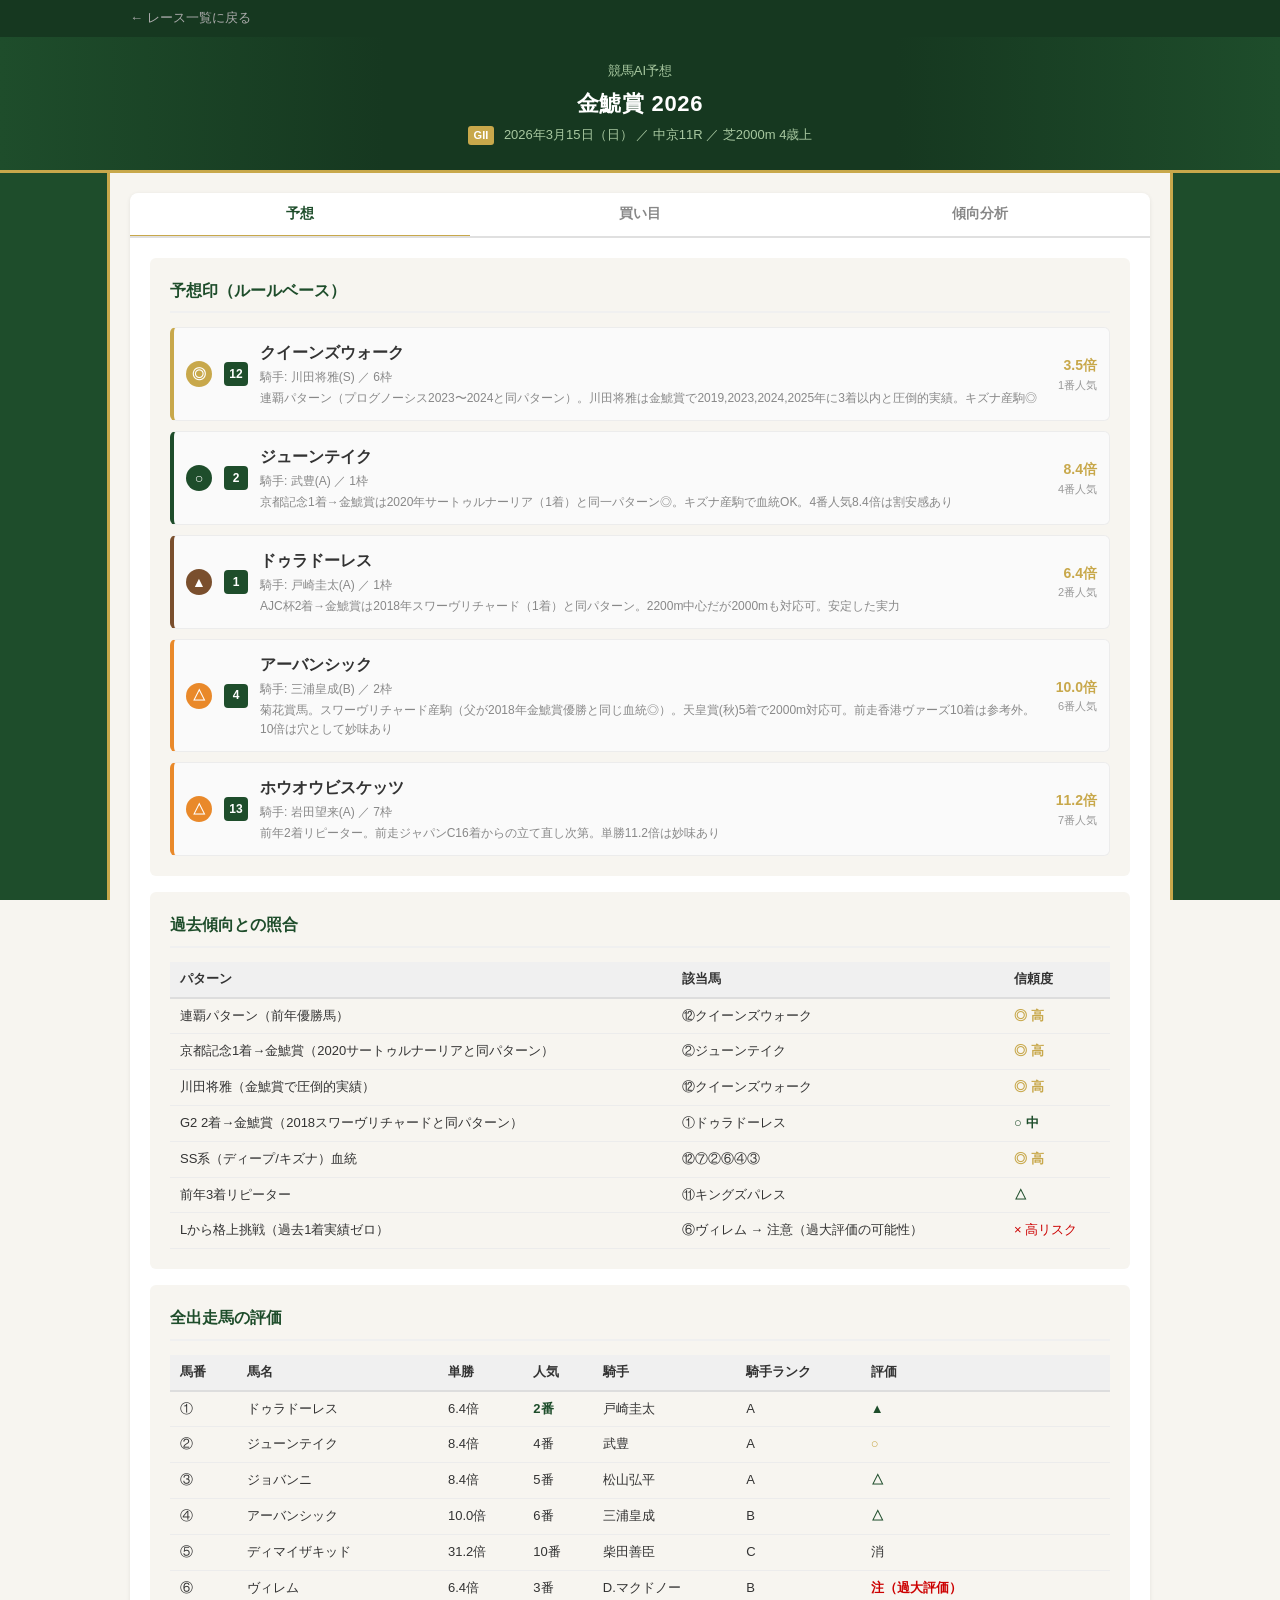
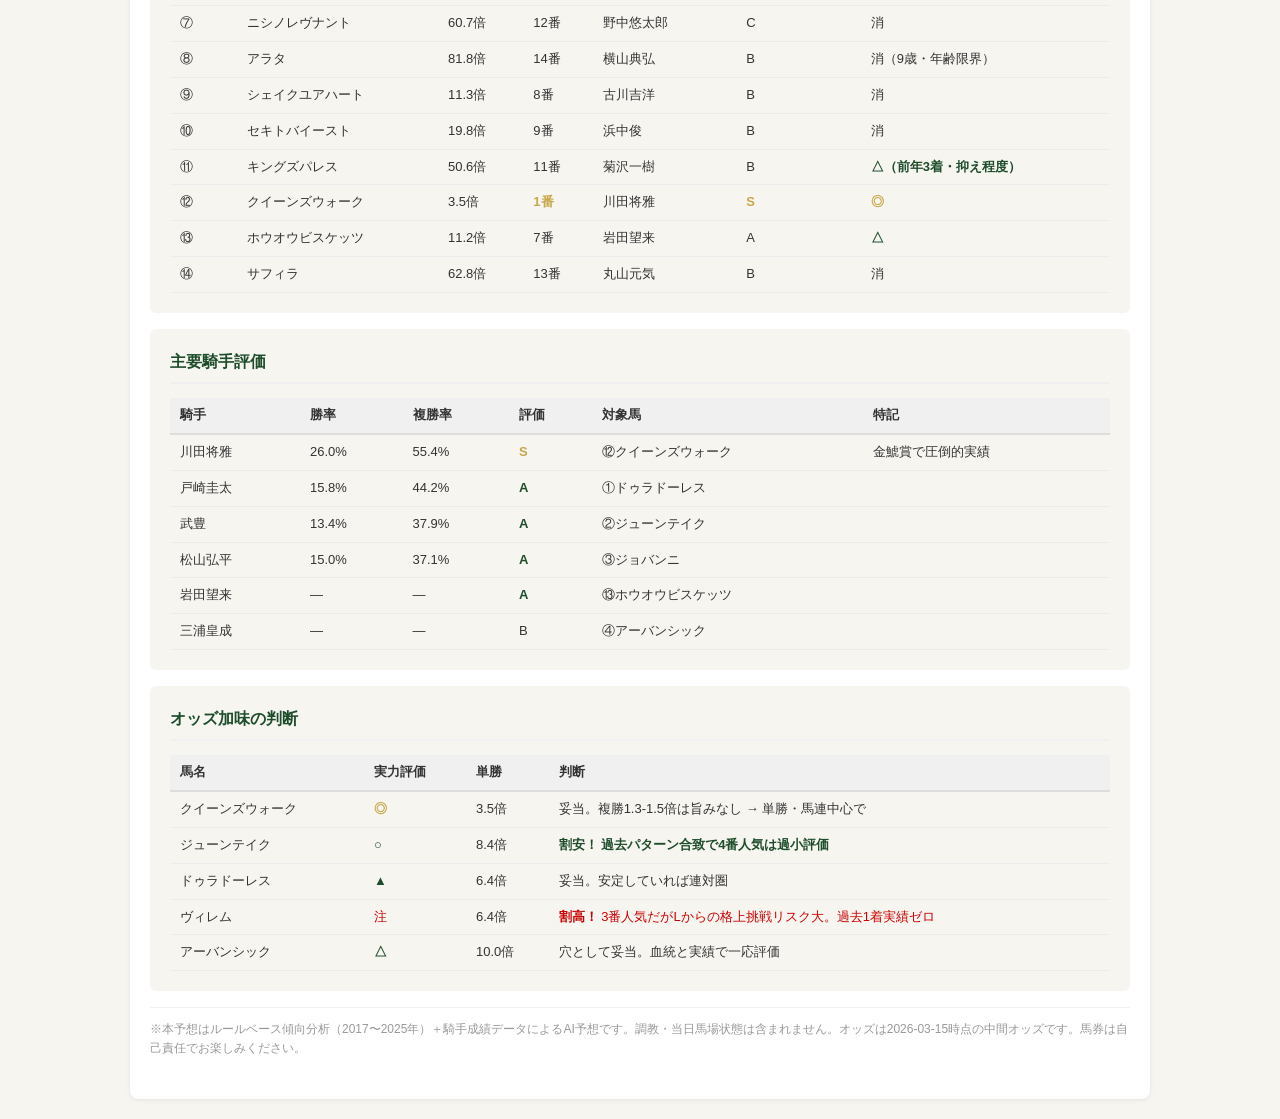
<file: docs/race/kinko-sho-2026.html>
<!DOCTYPE html>
<html lang="ja">
<head>
  <meta charset="UTF-8">
  <meta name="viewport" content="width=device-width, initial-scale=1.0">
  <link rel="stylesheet" href="../css/race.css">
  <title>金鯱賞 2026 AI予想 | 競馬予想サイト</title>
</head>
<body>

<div class="back-bar">
  <a href="../index.html" class="back-link">← レース一覧に戻る</a>
</div>

<header>
  <div class="site-name">競馬AI予想</div>
  <h1>金鯱賞 2026</h1>
  <div class="race-meta">
    <span class="grade-badge g2">GII</span>
    2026年3月15日（日） ／ 中京11R ／ 芝2000m 4歳上
  </div>
</header>

<div class="page-wrapper">
<div class="tab-card">

<!-- タブ -->
<div class="tabs">
  <button class="tab-btn active" onclick="switchTab('yoso')">予想</button>
  <button class="tab-btn" onclick="switchTab('kaimoku')">買い目</button>
  <button class="tab-btn" onclick="switchTab('trend')">傾向分析</button>
</div>

<!-- ========== 予想タブ ========== -->
<div id="tab-yoso" class="tab-content active">

  <div class="card">
    <h2>予想印（ルールベース）</h2>
    <div class="horse-list">

      <div class="horse-row row-honmei">
        <span class="badge badge-honmei">◎</span>
        <div class="horse-num">12</div>
        <div class="horse-info">
          <div class="horse-name">クイーンズウォーク</div>
          <div class="horse-sub">騎手: 川田将雅(S) ／ 6枠</div>
          <div class="horse-sub">連覇パターン（プログノーシス2023〜2024と同パターン）。川田将雅は金鯱賞で2019,2023,2024,2025年に3着以内と圧倒的実績。キズナ産駒◎</div>
        </div>
        <div class="horse-odds">3.5倍<small>1番人気</small></div>
      </div>

      <div class="horse-row row-taiko">
        <span class="badge badge-taiko">○</span>
        <div class="horse-num">2</div>
        <div class="horse-info">
          <div class="horse-name">ジューンテイク</div>
          <div class="horse-sub">騎手: 武豊(A) ／ 1枠</div>
          <div class="horse-sub">京都記念1着→金鯱賞は2020年サートゥルナーリア（1着）と同一パターン◎。キズナ産駒で血統OK。4番人気8.4倍は割安感あり</div>
        </div>
        <div class="horse-odds">8.4倍<small>4番人気</small></div>
      </div>

      <div class="horse-row row-santen">
        <span class="badge badge-santen">▲</span>
        <div class="horse-num">1</div>
        <div class="horse-info">
          <div class="horse-name">ドゥラドーレス</div>
          <div class="horse-sub">騎手: 戸崎圭太(A) ／ 1枠</div>
          <div class="horse-sub">AJC杯2着→金鯱賞は2018年スワーヴリチャード（1着）と同パターン。2200m中心だが2000mも対応可。安定した実力</div>
        </div>
        <div class="horse-odds">6.4倍<small>2番人気</small></div>
      </div>

      <div class="horse-row row-tanko">
        <span class="badge badge-tanko">△</span>
        <div class="horse-num">4</div>
        <div class="horse-info">
          <div class="horse-name">アーバンシック</div>
          <div class="horse-sub">騎手: 三浦皇成(B) ／ 2枠</div>
          <div class="horse-sub">菊花賞馬。スワーヴリチャード産駒（父が2018年金鯱賞優勝と同じ血統◎）。天皇賞(秋)5着で2000m対応可。前走香港ヴァーズ10着は参考外。10倍は穴として妙味あり</div>
        </div>
        <div class="horse-odds">10.0倍<small>6番人気</small></div>
      </div>

      <div class="horse-row row-tanko">
        <span class="badge badge-tanko">△</span>
        <div class="horse-num">13</div>
        <div class="horse-info">
          <div class="horse-name">ホウオウビスケッツ</div>
          <div class="horse-sub">騎手: 岩田望来(A) ／ 7枠</div>
          <div class="horse-sub">前年2着リピーター。前走ジャパンC16着からの立て直し次第。単勝11.2倍は妙味あり</div>
        </div>
        <div class="horse-odds">11.2倍<small>7番人気</small></div>
      </div>

    </div>
  </div>

  <!-- 過去傾向との照合 -->
  <div class="card">
    <h2>過去傾向との照合</h2>
    <table class="data-table">
      <thead>
        <tr><th>パターン</th><th>該当馬</th><th>信頼度</th></tr>
      </thead>
      <tbody>
        <tr><td>連覇パターン（前年優勝馬）</td><td>⑫クイーンズウォーク</td><td class="pop1">◎ 高</td></tr>
        <tr><td>京都記念1着→金鯱賞（2020サートゥルナーリアと同パターン）</td><td>②ジューンテイク</td><td class="pop1">◎ 高</td></tr>
        <tr><td>川田将雅（金鯱賞で圧倒的実績）</td><td>⑫クイーンズウォーク</td><td class="pop1">◎ 高</td></tr>
        <tr><td>G2 2着→金鯱賞（2018スワーヴリチャードと同パターン）</td><td>①ドゥラドーレス</td><td class="pop2">○ 中</td></tr>
        <tr><td>SS系（ディープ/キズナ）血統</td><td>⑫⑦②⑥④③</td><td class="pop1">◎ 高</td></tr>
        <tr><td>前年3着リピーター</td><td>⑪キングズパレス</td><td class="pop2">△</td></tr>
        <tr><td>Lから格上挑戦（過去1着実績ゼロ）</td><td>⑥ヴィレム → 注意（過大評価の可能性）</td><td style="color:#c00;">× 高リスク</td></tr>
      </tbody>
    </table>
  </div>

  <!-- 全出走馬評価 -->
  <div class="card">
    <h2>全出走馬の評価</h2>
    <table class="data-table">
      <thead>
        <tr><th>馬番</th><th>馬名</th><th>単勝</th><th>人気</th><th>騎手</th><th>騎手ランク</th><th>評価</th></tr>
      </thead>
      <tbody>
        <tr><td>①</td><td>ドゥラドーレス</td><td>6.4倍</td><td class="pop2">2番</td><td>戸崎圭太</td><td>A</td><td class="pop2"><strong>▲</strong></td></tr>
        <tr><td>②</td><td>ジューンテイク</td><td>8.4倍</td><td>4番</td><td>武豊</td><td>A</td><td class="pop1"><strong>○</strong></td></tr>
        <tr><td>③</td><td>ジョバンニ</td><td>8.4倍</td><td>5番</td><td>松山弘平</td><td>A</td><td class="pop2">△</td></tr>
        <tr><td>④</td><td>アーバンシック</td><td>10.0倍</td><td>6番</td><td>三浦皇成</td><td>B</td><td class="pop2"><strong>△</strong></td></tr>
        <tr><td>⑤</td><td>ディマイザキッド</td><td>31.2倍</td><td>10番</td><td>柴田善臣</td><td>C</td><td>消</td></tr>
        <tr><td>⑥</td><td>ヴィレム</td><td>6.4倍</td><td>3番</td><td>D.マクドノー</td><td>B</td><td style="color:#c00;font-weight:bold;">注（過大評価）</td></tr>
        <tr><td>⑦</td><td>ニシノレヴナント</td><td>60.7倍</td><td>12番</td><td>野中悠太郎</td><td>C</td><td>消</td></tr>
        <tr><td>⑧</td><td>アラタ</td><td>81.8倍</td><td>14番</td><td>横山典弘</td><td>B</td><td>消（9歳・年齢限界）</td></tr>
        <tr><td>⑨</td><td>シェイクユアハート</td><td>11.3倍</td><td>8番</td><td>古川吉洋</td><td>B</td><td>消</td></tr>
        <tr><td>⑩</td><td>セキトバイースト</td><td>19.8倍</td><td>9番</td><td>浜中俊</td><td>B</td><td>消</td></tr>
        <tr><td>⑪</td><td>キングズパレス</td><td>50.6倍</td><td>11番</td><td>菊沢一樹</td><td>B</td><td class="pop2">△（前年3着・抑え程度）</td></tr>
        <tr><td>⑫</td><td>クイーンズウォーク</td><td>3.5倍</td><td class="pop1">1番</td><td>川田将雅</td><td class="pop1">S</td><td class="pop1"><strong>◎</strong></td></tr>
        <tr><td>⑬</td><td>ホウオウビスケッツ</td><td>11.2倍</td><td>7番</td><td>岩田望来</td><td>A</td><td class="pop2"><strong>△</strong></td></tr>
        <tr><td>⑭</td><td>サフィラ</td><td>62.8倍</td><td>13番</td><td>丸山元気</td><td>B</td><td>消</td></tr>
      </tbody>
    </table>
  </div>

  <!-- 騎手評価 -->
  <div class="card">
    <h2>主要騎手評価</h2>
    <table class="data-table">
      <thead>
        <tr><th>騎手</th><th>勝率</th><th>複勝率</th><th>評価</th><th>対象馬</th><th>特記</th></tr>
      </thead>
      <tbody>
        <tr><td>川田将雅</td><td>26.0%</td><td>55.4%</td><td class="pop1"><strong>S</strong></td><td>⑫クイーンズウォーク</td><td>金鯱賞で圧倒的実績</td></tr>
        <tr><td>戸崎圭太</td><td>15.8%</td><td>44.2%</td><td class="pop2"><strong>A</strong></td><td>①ドゥラドーレス</td><td></td></tr>
        <tr><td>武豊</td><td>13.4%</td><td>37.9%</td><td class="pop2"><strong>A</strong></td><td>②ジューンテイク</td><td></td></tr>
        <tr><td>松山弘平</td><td>15.0%</td><td>37.1%</td><td class="pop2"><strong>A</strong></td><td>③ジョバンニ</td><td></td></tr>
        <tr><td>岩田望来</td><td>―</td><td>―</td><td class="pop2"><strong>A</strong></td><td>⑬ホウオウビスケッツ</td><td></td></tr>
        <tr><td>三浦皇成</td><td>―</td><td>―</td><td>B</td><td>④アーバンシック</td><td></td></tr>
      </tbody>
    </table>
  </div>

  <!-- オッズ評価 -->
  <div class="card">
    <h2>オッズ加味の判断</h2>
    <table class="data-table">
      <thead>
        <tr><th>馬名</th><th>実力評価</th><th>単勝</th><th>判断</th></tr>
      </thead>
      <tbody>
        <tr><td>クイーンズウォーク</td><td class="pop1">◎</td><td>3.5倍</td><td>妥当。複勝1.3-1.5倍は旨みなし → 単勝・馬連中心で</td></tr>
        <tr><td>ジューンテイク</td><td class="pop2">○</td><td>8.4倍</td><td class="pop2"><strong>割安！</strong> 過去パターン合致で4番人気は過小評価</td></tr>
        <tr><td>ドゥラドーレス</td><td class="pop2">▲</td><td>6.4倍</td><td>妥当。安定していれば連対圏</td></tr>
        <tr><td>ヴィレム</td><td style="color:#c00;">注</td><td>6.4倍</td><td style="color:#c00;"><strong>割高！</strong> 3番人気だがLからの格上挑戦リスク大。過去1着実績ゼロ</td></tr>
        <tr><td>アーバンシック</td><td class="pop2">△</td><td>10.0倍</td><td>穴として妥当。血統と実績で一応評価</td></tr>
      </tbody>
    </table>
  </div>

  <p class="note" style="margin: 0 0 20px;">
    ※本予想はルールベース傾向分析（2017〜2025年）＋騎手成績データによるAI予想です。調教・当日馬場状態は含まれません。オッズは2026-03-15時点の中間オッズです。馬券は自己責任でお楽しみください。
  </p>
</div>

<!-- ========== 買い目タブ ========== -->
<div id="tab-kaimoku" class="tab-content">

  <div class="card">
    <h2>推奨買い目（◎⑫クイーンズウォーク軸）</h2>
    <h3>メインライン（◎軸）</h3>
    <table class="bet-table">
      <thead>
        <tr><th>式別</th><th>組み合わせ</th><th>根拠</th></tr>
      </thead>
      <tbody>
        <tr><td><span class="bet-type">単勝</span></td><td>⑫</td><td>連覇パターン×川田S評価。複勝は旨みなし→単勝で</td></tr>
        <tr><td><span class="bet-type">馬連</span></td><td>⑫ー②</td><td>◎-○ 最有力軸</td></tr>
        <tr><td><span class="bet-type">馬連</span></td><td>⑫ー①</td><td>◎-▲（2018と同パターン）</td></tr>
        <tr><td><span class="bet-type">馬連</span></td><td>①ー②</td><td>▲-○（◎が飛んだ場合の保険）</td></tr>
        <tr><td><span class="bet-type">3連複</span></td><td>①ー②ー⑫</td><td>堅め軸3頭</td></tr>
        <tr><td><span class="bet-type">3連複</span></td><td>②ー④ー⑫</td><td>穴入れ（アーバンシック）</td></tr>
        <tr><td><span class="bet-type">ワイド</span></td><td>⑫ー②</td><td>確保用</td></tr>
      </tbody>
    </table>
  </div>

  <div class="card">
    <h2>総評</h2>
    <p style="font-size:14px; line-height:1.8;">
      <strong>◎クイーンズウォーク（⑫番）が連覇パターン×川田将雅で本命。</strong><br>
      2023〜2024年のプログノーシス連覇と同一構図。川田将雅は金鯱賞で2019年ダノンプレミアム、2023〜2025年と圧倒的実績を持つ。キズナ産駒は血統面でも金鯱賞に最適。複勝1.3-1.5倍は旨みがないため単勝・馬連中心で狙いたい。
    </p>
    <p style="font-size:14px; line-height:1.8; margin-top:12px;">
      <strong>○ジューンテイク（②番）は4番人気で割安の本命対抗。</strong><br>
      「京都記念1着→金鯱賞」は2020年サートゥルナーリア（1着）と全く同じ臨戦パターン。武豊A評価。キズナ産駒×武豊の組み合わせで単勝8.4倍は過小評価。
    </p>
    <p style="font-size:14px; line-height:1.8; margin-top:12px;">
      <strong>▲ドゥラドーレス（①番）はAJC杯2着→金鯱賞の実績パターン馬。</strong><br>
      「G2 2着直行」は2018年スワーヴリチャードと同じ臨戦。戸崎圭太A評価で安定した実力。
    </p>
    <p style="font-size:12px; color:#c00; margin-top:12px; font-weight:bold;">
      ⑥ヴィレム（3番人気）は完全に割高。リステッド以下からの格上挑戦は過去9年で1着実績ゼロ。オッズほどの価値なし。
    </p>
  </div>

</div>

<!-- ========== 傾向分析タブ ========== -->
<div id="tab-trend" class="tab-content">

  <div class="card">
    <h2>過去9年の結果（2017〜2025）</h2>
    <table class="data-table">
      <thead>
        <tr><th>年</th><th>1着</th><th>人気</th><th>2着</th><th>人気</th><th>3着</th><th>人気</th></tr>
      </thead>
      <tbody>
        <tr><td>2025</td><td>クイーンズウォーク</td><td>4番</td><td>ホウオウビスケッツ</td><td class="pop1">1番</td><td>キングズパレス</td><td>6番</td></tr>
        <tr><td>2024</td><td>プログノーシス</td><td class="pop2">2番</td><td>ドゥレッツァ</td><td class="pop1">1番</td><td>ヨーホーレイク</td><td>6番</td></tr>
        <tr><td>2023</td><td>プログノーシス</td><td class="pop1">1番</td><td>フェーングロッテン</td><td>3番</td><td>アラタ</td><td>6番</td></tr>
        <tr><td>2022</td><td>ジャックドール</td><td class="pop1">1番</td><td>レイパパレ</td><td class="pop2">2番</td><td>アカイイト</td><td>5番</td></tr>
        <tr><td>2021</td><td>ギベオン</td><td>10番</td><td>デアリングタクト</td><td class="pop1">1番</td><td>ポタジェ</td><td>6番</td></tr>
        <tr><td>2020</td><td>サートゥルナーリア</td><td class="pop1">1番</td><td>サトノソルタス</td><td>8番</td><td>ダイワキャグニー</td><td>6番</td></tr>
        <tr><td>2019</td><td>ダノンプレミアム</td><td class="pop2">2番</td><td>リスグラシュー</td><td>5番</td><td>エアウィンザー</td><td class="pop1">1番</td></tr>
        <tr><td>2018</td><td>スワーヴリチャード</td><td class="pop1">1番</td><td>サトノノブレス</td><td>8番</td><td>サトノダイヤモンド</td><td class="pop2">2番</td></tr>
        <tr><td>2017</td><td>ヤマカツエース</td><td class="pop1">1番</td><td>ロードヴァンドール</td><td>7番</td><td>スズカデヴィアス</td><td>13番</td></tr>
      </tbody>
    </table>
  </div>

  <div class="card">
    <h2>人気・オッズ傾向</h2>
    <h3>1着馬の人気分布</h3>
    <table class="data-table">
      <thead><tr><th>人気</th><th>回数</th><th>年度</th></tr></thead>
      <tbody>
        <tr><td class="pop1">1番人気</td><td>5回</td><td>2017, 2018, 2020, 2022, 2023</td></tr>
        <tr><td class="pop2">2番人気</td><td>2回</td><td>2019, 2024</td></tr>
        <tr><td>4番人気</td><td>1回</td><td>2025</td></tr>
        <tr><td>10番人気</td><td>1回</td><td>2021（ギベオン）</td></tr>
      </tbody>
    </table>
    <ul class="rule-list" style="margin-top:10px;">
      <li><strong>1番人気は9年全てで3着以内（78%が1着）</strong> — 信頼度：高</li>
      <li>近4年（2022〜2025）は6番人気以内で完結 → 堅め傾向に移行中</li>
      <li>荒れやすさ: 全体はやや荒れるが、近年は堅め</li>
    </ul>
  </div>

  <div class="card">
    <h2>前走・臨戦過程の傾向</h2>
    <h3>好走パターン（過去実績）</h3>
    <table class="data-table">
      <thead><tr><th>パターン</th><th>実績</th><th>2026該当馬</th></tr></thead>
      <tbody>
        <tr><td><strong>連覇</strong>（前年優勝馬が翌年も優勝）</td><td>2023〜2024年プログノーシス</td><td class="pop1">⑫クイーンズウォーク ◎</td></tr>
        <tr><td><strong>京都記念1着→金鯱賞</strong></td><td>2020年サートゥルナーリア（1着）</td><td class="pop1">②ジューンテイク ◎</td></tr>
        <tr><td><strong>G2 2着→金鯱賞</strong></td><td>2018年スワーヴリチャード（1着）</td><td class="pop2">①ドゥラドーレス ○</td></tr>
      </tbody>
    </table>
    <h3>消しの条件</h3>
    <ul class="rule-list">
      <li style="color:#c00;font-weight:bold;">リステッド(L)以下からの格上挑戦 → 9年間で1着実績ゼロ</li>
      <li>前走重賞で大敗（4着以下）でキャリア的にも実績不足の馬</li>
    </ul>
  </div>

  <div class="card">
    <h2>枠番傾向</h2>
    <table class="data-table">
      <thead><tr><th>枠</th><th>1着</th><th>備考</th></tr></thead>
      <tbody>
        <tr><td>1枠</td><td>1回（2019ダノンプレミアム）</td><td></td></tr>
        <tr><td>3枠</td><td>1回（2017ヤマカツエース）</td><td></td></tr>
        <tr><td>4枠</td><td>1回（2024プログノーシス）</td><td></td></tr>
        <tr><td>5枠</td><td>2回（2020サートゥルナーリア・2021ギベオン）</td><td></td></tr>
        <tr><td>6枠</td><td>1回（2025クイーンズウォーク）</td><td></td></tr>
        <tr><td>8枠</td><td>2回（2018スワーヴリチャード・2023プログノーシス）</td><td></td></tr>
      </tbody>
    </table>
    <ul class="rule-list" style="margin-top:10px;">
      <li><strong>枠不問</strong>（どの枠からも勝利実績あり）</li>
      <li>中京芝2000mはスタートが2コーナー奥で外枠も不利ではない</li>
      <li>信頼度：低（枠で取捨不要）</li>
    </ul>
  </div>

  <div class="card">
    <h2>血統傾向</h2>
    <table class="data-table">
      <thead><tr><th>系統</th><th>1着</th><th>2着</th><th>3着</th><th>計</th></tr></thead>
      <tbody>
        <tr style="background:#fff9e6;"><td><strong>ディープインパクト産駒</strong></td><td>4</td><td>2</td><td>3</td><td class="pop1"><strong>9</strong></td></tr>
        <tr><td>キングカメハメハ系</td><td>2</td><td>0</td><td>4</td><td>6</td></tr>
        <tr><td>ハーツクライ産駒</td><td>1</td><td>2</td><td>0</td><td>3</td></tr>
        <tr><td>キズナ産駒（ディープ系）</td><td>1</td><td>0</td><td>1</td><td>2</td></tr>
        <tr><td>モーリス産駒</td><td>1</td><td>0</td><td>0</td><td>1</td></tr>
      </tbody>
    </table>
    <ul class="rule-list" style="margin-top:10px;">
      <li><strong>ディープインパクト系（キズナ含む）が圧倒的主力</strong> — 信頼度：高</li>
      <li>サンデーサイレンス系全般: 1着8/9と支配的</li>
      <li>北米系・ダート系は3着以内に入りにくい</li>
    </ul>
  </div>

  <div class="card">
    <h2>法則まとめ</h2>
    <table class="data-table">
      <thead><tr><th>観点</th><th>傾向</th><th>信頼度</th></tr></thead>
      <tbody>
        <tr><td>人気</td><td><strong>1番人気は9年全て3着以内（5勝）</strong></td><td class="pop1">高</td></tr>
        <tr><td>前走</td><td>G2以上から参戦が必須。前走G2 1着/2着が特に好走率高い</td><td class="pop1">高</td></tr>
        <tr><td>前走</td><td>L以下からの格上挑戦は9年で1着ゼロ</td><td class="pop1">高</td></tr>
        <tr><td>血統</td><td>ディープインパクト系（キズナ含む）が圧倒的主力</td><td class="pop1">高</td></tr>
        <tr><td>連覇</td><td>前年優勝馬はリピーター候補（プログノーシス実績）</td><td class="pop2">中</td></tr>
        <tr><td>枠番</td><td>枠不問</td><td>低</td></tr>
      </tbody>
    </table>
  </div>

  <p class="note" style="margin: 0 0 20px;">
    ※分析対象: 2017〜2025年（9年分）。中京 芝2000m G2。2016年以前の冬開催は別条件のため除外。生成日: 2026-03-15
  </p>
</div>

</div><!-- /tab-card -->
</div><!-- /page-wrapper -->

<script src="../js/race.js"></script>

</body>
</html>
</file>
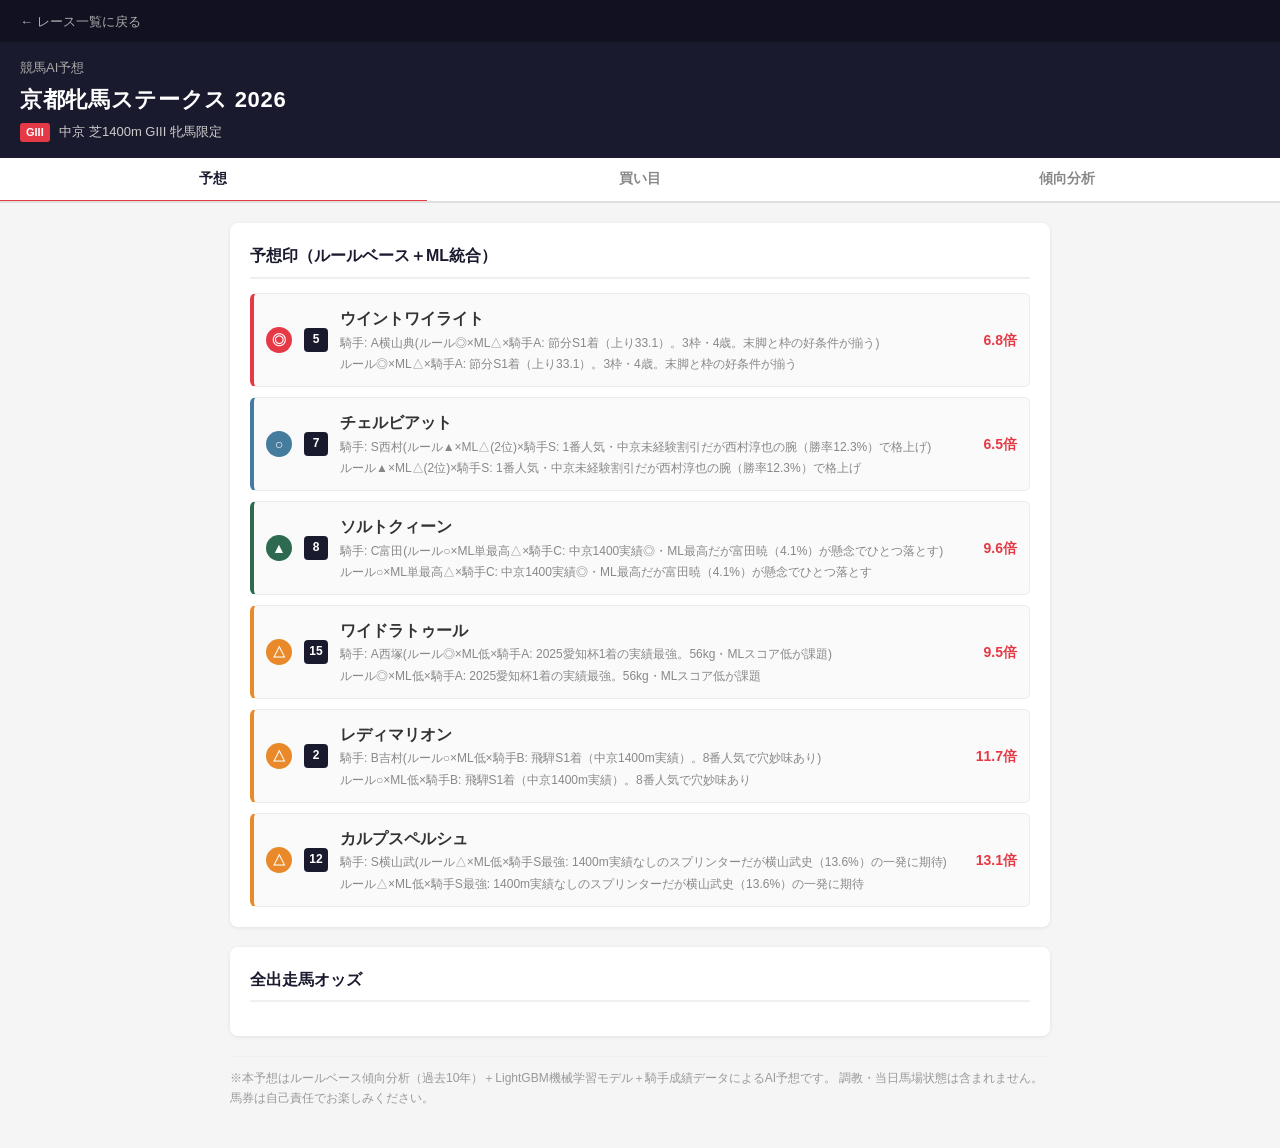
<file: docs/race/kyoto-himba-s-2026.html>
<!DOCTYPE html>
<html lang="ja">
<head>
  <meta charset="UTF-8">
  <meta name="viewport" content="width=device-width, initial-scale=1.0">
  <title>京都牝馬ステークス 2026 AI予想 | 競馬予想サイト</title>
  <style>
    *, *::before, *::after { box-sizing: border-box; margin: 0; padding: 0; }
    body {
      font-family: -apple-system, BlinkMacSystemFont, "Segoe UI", "Helvetica Neue", Arial, sans-serif;
      background: #f5f5f5; color: #333; line-height: 1.6;
    }
    .back-bar { background: #111122; padding: 8px 20px; }
    .back-link { color: #aaa; text-decoration: none; font-size: 13px; }
    .back-link:hover { color: #fff; }
    header { background: #1a1a2e; color: #fff; padding: 16px 20px; }
    header .site-name { font-size: 13px; color: #aaa; margin-bottom: 4px; }
    header h1 { font-size: 22px; font-weight: 700; letter-spacing: 0.03em; }
    header .race-meta { font-size: 13px; color: #ccc; margin-top: 4px; }
    .grade-badge {
      display: inline-block; background: #e63946; color: #fff;
      font-size: 11px; font-weight: 700; padding: 1px 6px;
      border-radius: 3px; margin-right: 6px;
    }
    .tabs { display: flex; background: #fff; border-bottom: 2px solid #e0e0e0; overflow-x: auto; }
    .tab-btn {
      flex: 1; min-width: 80px; padding: 12px 16px; border: none; background: none;
      font-size: 14px; font-weight: 600; color: #888; cursor: pointer;
      border-bottom: 3px solid transparent; margin-bottom: -2px; white-space: nowrap;
    }
    .tab-btn.active { color: #1a1a2e; border-bottom-color: #e63946; }
    .tab-content { display: none; padding: 20px; max-width: 860px; margin: 0 auto; }
    .tab-content.active { display: block; }
    .card { background: #fff; border-radius: 8px; padding: 20px; margin-bottom: 20px;
            box-shadow: 0 1px 4px rgba(0,0,0,0.08); }
    .card h2 { font-size: 16px; font-weight: 700; margin-bottom: 14px;
               padding-bottom: 8px; border-bottom: 2px solid #f0f0f0; color: #1a1a2e; }
    .badge { display: inline-flex; align-items: center; justify-content: center;
             width: 26px; height: 26px; border-radius: 50%; font-size: 14px; font-weight: 700; flex-shrink: 0; }
    .badge-honmei { background: #e63946; color: #fff; }
    .badge-taiko  { background: #457b9d; color: #fff; }
    .badge-santen { background: #2d6a4f; color: #fff; }
    .badge-tanko  { background: #e9892a; color: #fff; }
    .horse-list { display: flex; flex-direction: column; gap: 10px; }
    .horse-row {
      display: flex; align-items: center; gap: 12px; padding: 12px;
      border-radius: 6px; background: #fafafa; border: 1px solid #ececec;
    }
    .horse-row.row-honmei { border-left: 4px solid #e63946; }
    .horse-row.row-taiko  { border-left: 4px solid #457b9d; }
    .horse-row.row-santen { border-left: 4px solid #2d6a4f; }
    .horse-row.row-tanko  { border-left: 4px solid #e9892a; }
    .horse-num { background: #1a1a2e; color: #fff; font-size: 12px; font-weight: 700;
                 width: 24px; height: 24px; border-radius: 4px;
                 display: flex; align-items: center; justify-content: center; flex-shrink: 0; }
    .horse-info { flex: 1; }
    .horse-name { font-size: 16px; font-weight: 700; }
    .horse-sub  { font-size: 12px; color: #888; margin-top: 2px; }
    .horse-odds { font-size: 14px; font-weight: 700; color: #e63946;
                  text-align: right; flex-shrink: 0; }
    .bet-table { width: 100%; border-collapse: collapse; font-size: 14px; }
    .bet-table th { background: #1a1a2e; color: #fff; padding: 8px 12px;
                    text-align: left; font-weight: 600; }
    .bet-table td { padding: 8px 12px; border-bottom: 1px solid #ececec; }
    .bet-table tr:last-child td { border-bottom: none; }
    .bet-table tr:hover td { background: #f9f9f9; }
    .bet-type { display: inline-block; background: #1a1a2e; color: #fff;
                font-size: 11px; padding: 2px 6px; border-radius: 3px; font-weight: 700; }
    .data-table { width: 100%; border-collapse: collapse; font-size: 13px; }
    .data-table th { background: #f0f0f0; padding: 7px 10px; text-align: left;
                     font-weight: 600; border-bottom: 2px solid #ddd; }
    .data-table td { padding: 7px 10px; border-bottom: 1px solid #ececec; vertical-align: top; }
    .data-table tr:hover td { background: #fafafa; }
    .pop1 { color: #e63946; font-weight: 700; }
    .pop2 { color: #457b9d; font-weight: 700; }
    .rule-list { list-style: none; padding: 0; }
    .rule-list li { padding: 8px 0 8px 20px; border-bottom: 1px solid #f0f0f0;
                    font-size: 14px; position: relative; }
    .rule-list li::before { content: "▶"; position: absolute; left: 0;
                            color: #e63946; font-size: 10px; top: 11px; }
    .rule-list li:last-child { border-bottom: none; }
    .note { font-size: 12px; color: #999; margin-top: 16px;
            padding-top: 12px; border-top: 1px solid #f0f0f0; }
    @media (max-width: 600px) {
      header h1 { font-size: 18px; }
      .tab-btn { font-size: 13px; padding: 10px 12px; }
      .tab-content { padding: 14px; }
      .horse-name { font-size: 15px; }
    }
</style>
</head>
<body>

<div class="back-bar">
  <a href="../index.html" class="back-link">← レース一覧に戻る</a>
</div>

<header>
  <div class="site-name">競馬AI予想</div>
  <h1>京都牝馬ステークス 2026</h1>
  <div class="race-meta">
    <span class="grade-badge">GIII</span>
    中京 芝1400m GIII 牝馬限定
  </div>
</header>

<div class="tabs">
  <button class="tab-btn active" onclick="switchTab('yoso')">予想</button>
  <button class="tab-btn" onclick="switchTab('kaimoku')">買い目</button>
  <button class="tab-btn" onclick="switchTab('trend')">傾向分析</button>
</div>

<!-- 予想タブ -->
<div id="tab-yoso" class="tab-content active">
  <div class="card">
    <h2>予想印（ルールベース＋ML統合）</h2>
    <div class="horse-list">

      <div class="horse-row row-honmei">
        <span class="badge badge-honmei">◎</span>
        <div class="horse-num">5</div>
        <div class="horse-info">
          <div class="horse-name">ウイントワイライト</div>
          <div class="horse-sub">騎手: A横山典(ルール◎×ML△×騎手A: 節分S1着（上り33.1）。3枠・4歳。末脚と枠の好条件が揃う)</div>
          <div class="horse-sub">ルール◎×ML△×騎手A: 節分S1着（上り33.1）。3枠・4歳。末脚と枠の好条件が揃う</div>
        </div>
        <div class="horse-odds">6.8倍</div>
      </div>
      <div class="horse-row row-taiko">
        <span class="badge badge-taiko">○</span>
        <div class="horse-num">7</div>
        <div class="horse-info">
          <div class="horse-name">チェルビアット</div>
          <div class="horse-sub">騎手: S西村(ルール▲×ML△(2位)×騎手S: 1番人気・中京未経験割引だが西村淳也の腕（勝率12.3%）で格上げ)</div>
          <div class="horse-sub">ルール▲×ML△(2位)×騎手S: 1番人気・中京未経験割引だが西村淳也の腕（勝率12.3%）で格上げ</div>
        </div>
        <div class="horse-odds">6.5倍</div>
      </div>
      <div class="horse-row row-santen">
        <span class="badge badge-santen">▲</span>
        <div class="horse-num">8</div>
        <div class="horse-info">
          <div class="horse-name">ソルトクィーン</div>
          <div class="horse-sub">騎手: C富田(ルール○×ML単最高△×騎手C: 中京1400実績◎・ML最高だが富田暁（4.1%）が懸念でひとつ落とす)</div>
          <div class="horse-sub">ルール○×ML単最高△×騎手C: 中京1400実績◎・ML最高だが富田暁（4.1%）が懸念でひとつ落とす</div>
        </div>
        <div class="horse-odds">9.6倍</div>
      </div>
      <div class="horse-row row-tanko">
        <span class="badge badge-tanko">△</span>
        <div class="horse-num">15</div>
        <div class="horse-info">
          <div class="horse-name">ワイドラトゥール</div>
          <div class="horse-sub">騎手: A西塚(ルール◎×ML低×騎手A: 2025愛知杯1着の実績最強。56kg・MLスコア低が課題)</div>
          <div class="horse-sub">ルール◎×ML低×騎手A: 2025愛知杯1着の実績最強。56kg・MLスコア低が課題</div>
        </div>
        <div class="horse-odds">9.5倍</div>
      </div>
      <div class="horse-row row-tanko">
        <span class="badge badge-tanko">△</span>
        <div class="horse-num">2</div>
        <div class="horse-info">
          <div class="horse-name">レディマリオン</div>
          <div class="horse-sub">騎手: B吉村(ルール○×ML低×騎手B: 飛騨S1着（中京1400m実績）。8番人気で穴妙味あり)</div>
          <div class="horse-sub">ルール○×ML低×騎手B: 飛騨S1着（中京1400m実績）。8番人気で穴妙味あり</div>
        </div>
        <div class="horse-odds">11.7倍</div>
      </div>
      <div class="horse-row row-tanko">
        <span class="badge badge-tanko">△</span>
        <div class="horse-num">12</div>
        <div class="horse-info">
          <div class="horse-name">カルプスペルシュ</div>
          <div class="horse-sub">騎手: S横山武(ルール△×ML低×騎手S最強: 1400m実績なしのスプリンターだが横山武史（13.6%）の一発に期待)</div>
          <div class="horse-sub">ルール△×ML低×騎手S最強: 1400m実績なしのスプリンターだが横山武史（13.6%）の一発に期待</div>
        </div>
        <div class="horse-odds">13.1倍</div>
      </div>
    </div>
  </div>
  <div class="card">
    <h2>全出走馬オッズ</h2>
    
  </div>
  <p class="note" style="margin:0 0 20px;">
    ※本予想はルールベース傾向分析（過去10年）＋LightGBM機械学習モデル＋騎手成績データによるAI予想です。
    調教・当日馬場状態は含まれません。馬券は自己責任でお楽しみください。
  </p>
</div>

<!-- 買い目タブ -->
<div id="tab-kaimoku" class="tab-content">
  <div class="card">
    <h2>推奨買い目</h2>
    <table class="bet-table"><thead><tr><th>式別</th><th>内容</th><th>根拠</th></tr></thead><tbody><tr><td><span class="bet-type">単勝</span></td><td>⑤</td><td>本命</td></tr>
<tr><td><span class="bet-type">複勝</span></td><td>⑤⑦</td><td>本命・対抗</td></tr>
<tr><td><span class="bet-type">馬連</span></td><td>⑤-⑦</td><td>◎○ メインライン</td></tr>
<tr><td><span class="bet-type">馬連</span></td><td>⑤-⑧</td><td>◎▲（ML最高・コース実績）</td></tr>
<tr><td><span class="bet-type">馬連</span></td><td>⑤-⑮</td><td>◎△（2025愛知杯1着実績）</td></tr>
<tr><td><span class="bet-type">馬連</span></td><td>⑤-②</td><td>◎△（飛騨S・穴11.7倍）</td></tr>
<tr><td><span class="bet-type">馬連</span></td><td>⑤-⑫</td><td>◎△（横山武S騎手・穴）</td></tr>
<tr><td><span class="bet-type">3連複</span></td><td>⑤-⑦-⑧</td><td>◎○▲ ボックス</td></tr>
<tr><td><span class="bet-type">3連複</span></td><td>⑤-⑦-⑮</td><td>◎○△</td></tr>
<tr><td><span class="bet-type">3連複</span></td><td>⑤-⑦-②</td><td>◎○穴</td></tr>
<tr><td><span class="bet-type">3連複</span></td><td>⑤-⑦-⑫</td><td>◎○△（横山武）</td></tr>
<tr><td><span class="bet-type">穴狙い</span></td><td>⑭シンバーシア複勝</td><td>ML複最高0.054・51倍</td></tr>
</tbody></table>
  </div>
  <div class="card">
    <h2>総評</h2>
    <p style="font-size:14px;line-height:1.8;margin-top:16px;"><strong>ウイントワイライト（5番）を本命</strong></p>
<p style="font-size:14px;line-height:1.8;margin-top:4px;">。ルールベース（前走末脚33.1・内枠・4歳）×MLスコア△×騎手A（横山典弘）が揃う。</p>
<p style="font-size:14px;line-height:1.8;margin-top:16px;"><strong>チェルビアット（7番）を対抗○に格上げ</strong></p>
<p style="font-size:14px;line-height:1.8;margin-top:4px;">。ML単2位×<strong>西村淳也S評価（勝率12.3%・リーディング4位相当）</strong>の組み合わせで、当初の▲から○に昇格。1番人気の苦戦パターンは残るが、騎手力で補える可能性十分。</p>
<p style="font-size:14px;line-height:1.8;margin-top:16px;"><strong>ソルトクィーン（8番）は▲</strong></p>
<p style="font-size:14px;line-height:1.8;margin-top:4px;">。ML単最高スコア×中京1400実績◎は魅力だが、富田暁（4.1%）のC評価騎手でひとつ落とす。騎手が換わっていれば○候補だった。</p>
<p style="font-size:14px;line-height:1.8;margin-top:16px;"><strong>カルプスペルシュ（12番）を△に追加</strong></p>
<p style="font-size:14px;line-height:1.8;margin-top:4px;">。横山武史（13.6%/36.2%）はこのレース出走18騎手中最強。1400m実績なしのスプリンターだが、騎手の一発に賭ける穴候補として面白い。</p>
<p style="font-size:14px;line-height:1.8;margin-top:16px;"><strong>ML穴馬のシンバーシア（14番）</strong></p>
<p style="font-size:14px;line-height:1.8;margin-top:4px;">はML複スコア0.054が全馬最高で、16番人気51倍の激走があれば複勝で大きなリターン。ごく少額の「超穴押さえ」として参考に。</p>
<p style="font-size:14px;line-height:1.8;margin-top:12px;">---</p>
<p style="font-size:14px;line-height:1.8;margin-top:12px;">*本予想はルールベース傾向分析（過去10年）＋LightGBMモデル（20260322学習済み）によるAI統合予想です。*<br>*調教・当日馬場状態は含まれません。馬券は自己責任でお楽しみください。*</p>

  </div>
</div>

<!-- 傾向分析タブ -->
<div id="tab-trend" class="tab-content">
  <div class="card">
    <h2>過去の結果</h2>
    <p>データなし</p>
  </div>
  <div class="card">
    <h2>法則まとめ</h2>
    <p>データなし</p>
  </div>
  <p class="note" style="margin:0 0 20px;">
    ※分析対象: 過去10年分。
  </p>
</div>

<script>
  function switchTab(id) {
    document.querySelectorAll('.tab-content').forEach(el => el.classList.remove('active'));
    document.querySelectorAll('.tab-btn').forEach(el => el.classList.remove('active'));
    document.getElementById('tab-' + id).classList.add('active');
    event.target.classList.add('active');
  }
</script>
</body>
</html>
</file>
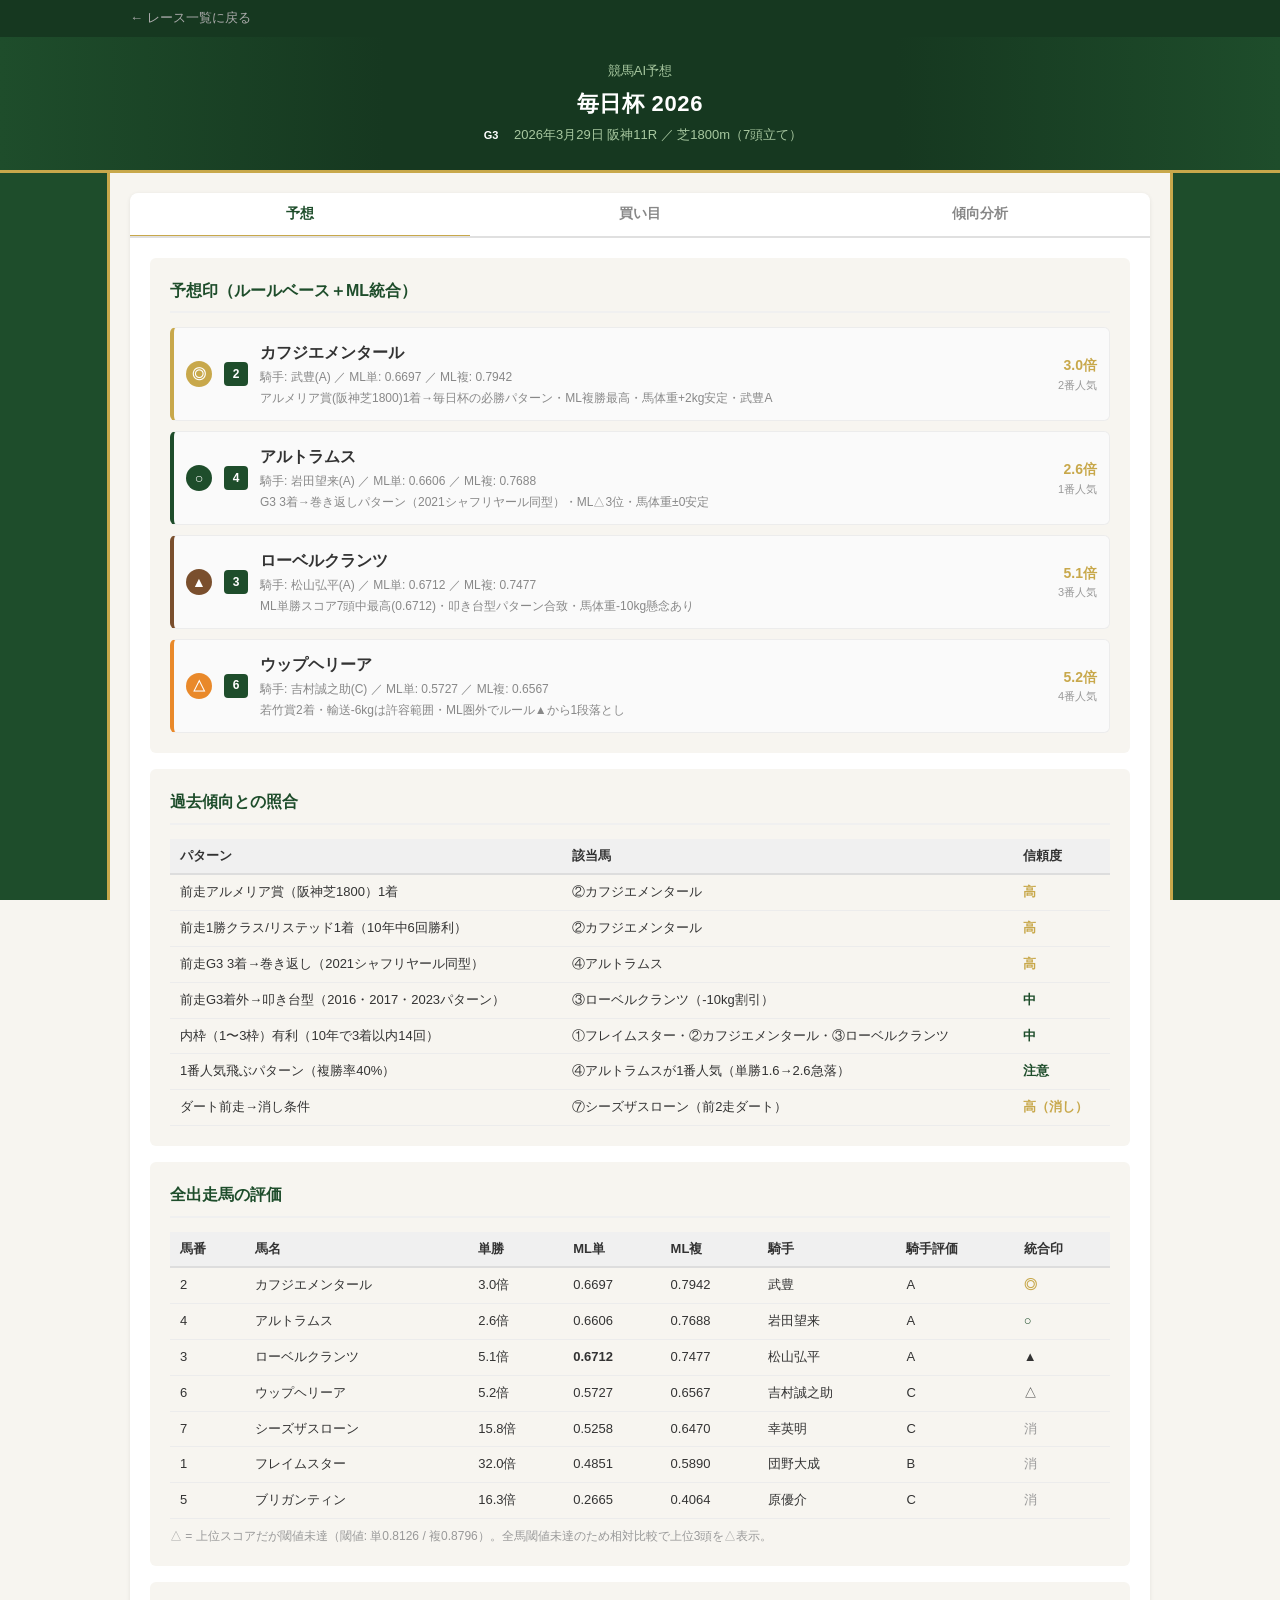
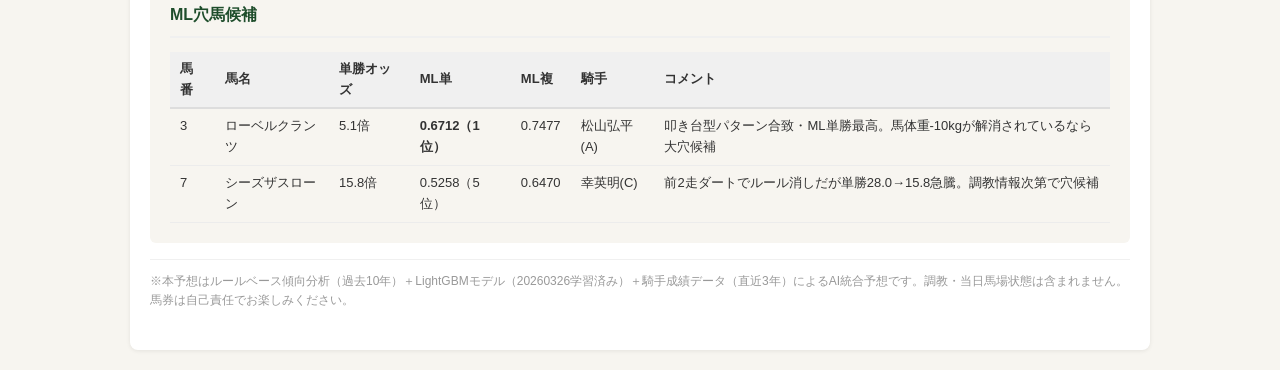
<file: docs/race/mainichi-hai-2026.html>
<!DOCTYPE html>
<html lang="ja">
<head>
  <meta charset="UTF-8">
  <meta name="viewport" content="width=device-width, initial-scale=1.0">
  <title>毎日杯 2026 AI予想 | 競馬予想サイト</title>
  <link rel="stylesheet" href="../css/race.css">
</head>
<body>

<div class="back-bar">
  <a href="../index.html" class="back-link">← レース一覧に戻る</a>
</div>

<header>
  <div class="site-name">競馬AI予想</div>
  <h1>毎日杯 2026</h1>
  <div class="race-meta">
    <span class="grade-badge grade-g3">G3</span>
    2026年3月29日 阪神11R ／ 芝1800m（7頭立て）
  </div>
</header>

<div class="page-wrapper">
<div class="tab-card">

<!-- タブ -->
<div class="tabs">
  <button class="tab-btn active" onclick="switchTab('yoso')">予想</button>
  <button class="tab-btn" onclick="switchTab('kaimoku')">買い目</button>
  <button class="tab-btn" onclick="switchTab('trend')">傾向分析</button>
</div>

<!-- ========== 予想タブ ========== -->
<div id="tab-yoso" class="tab-content active">

  <div class="card">
    <h2>予想印（ルールベース＋ML統合）</h2>
    <div class="horse-list">

      <!-- ◎ 本命 -->
      <div class="horse-row row-honmei">
        <span class="badge badge-honmei">◎</span>
        <div class="horse-num">2</div>
        <div class="horse-info">
          <div class="horse-name">カフジエメンタール</div>
          <div class="horse-sub">騎手: 武豊(A) ／ ML単: 0.6697 ／ ML複: 0.7942</div>
          <div class="horse-sub">アルメリア賞(阪神芝1800)1着→毎日杯の必勝パターン・ML複勝最高・馬体重+2kg安定・武豊A</div>
        </div>
        <div class="horse-odds">3.0倍<small>2番人気</small></div>
      </div>

      <!-- ○ 対抗 -->
      <div class="horse-row row-taiko">
        <span class="badge badge-taiko">○</span>
        <div class="horse-num">4</div>
        <div class="horse-info">
          <div class="horse-name">アルトラムス</div>
          <div class="horse-sub">騎手: 岩田望来(A) ／ ML単: 0.6606 ／ ML複: 0.7688</div>
          <div class="horse-sub">G3 3着→巻き返しパターン（2021シャフリヤール同型）・ML△3位・馬体重±0安定</div>
        </div>
        <div class="horse-odds">2.6倍<small>1番人気</small></div>
      </div>

      <!-- ▲ 単穴 -->
      <div class="horse-row row-santen">
        <span class="badge badge-santen">▲</span>
        <div class="horse-num">3</div>
        <div class="horse-info">
          <div class="horse-name">ローベルクランツ</div>
          <div class="horse-sub">騎手: 松山弘平(A) ／ ML単: 0.6712 ／ ML複: 0.7477</div>
          <div class="horse-sub">ML単勝スコア7頭中最高(0.6712)・叩き台型パターン合致・馬体重-10kg懸念あり</div>
        </div>
        <div class="horse-odds">5.1倍<small>3番人気</small></div>
      </div>

      <!-- △ 連下1 -->
      <div class="horse-row row-tanko">
        <span class="badge badge-tanko">△</span>
        <div class="horse-num">6</div>
        <div class="horse-info">
          <div class="horse-name">ウップヘリーア</div>
          <div class="horse-sub">騎手: 吉村誠之助(C) ／ ML単: 0.5727 ／ ML複: 0.6567</div>
          <div class="horse-sub">若竹賞2着・輸送-6kgは許容範囲・ML圏外でルール▲から1段落とし</div>
        </div>
        <div class="horse-odds">5.2倍<small>4番人気</small></div>
      </div>

    </div>
  </div>

  <!-- 過去傾向との照合 -->
  <div class="card">
    <h2>過去傾向との照合</h2>
    <table class="data-table">
      <thead>
        <tr><th>パターン</th><th>該当馬</th><th>信頼度</th></tr>
      </thead>
      <tbody>
        <tr><td>前走アルメリア賞（阪神芝1800）1着</td><td>②カフジエメンタール</td><td class="pop1">高</td></tr>
        <tr><td>前走1勝クラス/リステッド1着（10年中6回勝利）</td><td>②カフジエメンタール</td><td class="pop1">高</td></tr>
        <tr><td>前走G3 3着→巻き返し（2021シャフリヤール同型）</td><td>④アルトラムス</td><td class="pop1">高</td></tr>
        <tr><td>前走G3着外→叩き台型（2016・2017・2023パターン）</td><td>③ローベルクランツ（-10kg割引）</td><td class="pop2">中</td></tr>
        <tr><td>内枠（1〜3枠）有利（10年で3着以内14回）</td><td>①フレイムスター・②カフジエメンタール・③ローベルクランツ</td><td class="pop2">中</td></tr>
        <tr><td>1番人気飛ぶパターン（複勝率40%）</td><td>④アルトラムスが1番人気（単勝1.6→2.6急落）</td><td class="pop2">注意</td></tr>
        <tr><td>ダート前走→消し条件</td><td>⑦シーズザスローン（前2走ダート）</td><td class="pop1">高（消し）</td></tr>
      </tbody>
    </table>
  </div>

  <!-- 全出走馬評価テーブル -->
  <div class="card">
    <h2>全出走馬の評価</h2>
    <table class="data-table">
      <thead>
        <tr><th>馬番</th><th>馬名</th><th>単勝</th><th>ML単</th><th>ML複</th><th>騎手</th><th>騎手評価</th><th>統合印</th></tr>
      </thead>
      <tbody>
        <tr><td>2</td><td>カフジエメンタール</td><td>3.0倍</td><td>0.6697</td><td>0.7942</td><td>武豊</td><td>A</td><td class="pop1">◎</td></tr>
        <tr><td>4</td><td>アルトラムス</td><td>2.6倍</td><td>0.6606</td><td>0.7688</td><td>岩田望来</td><td>A</td><td class="pop2">○</td></tr>
        <tr><td>3</td><td>ローベルクランツ</td><td>5.1倍</td><td><strong>0.6712</strong></td><td>0.7477</td><td>松山弘平</td><td>A</td><td class="pop3">▲</td></tr>
        <tr><td>6</td><td>ウップヘリーア</td><td>5.2倍</td><td>0.5727</td><td>0.6567</td><td>吉村誠之助</td><td>C</td><td>△</td></tr>
        <tr><td>7</td><td>シーズザスローン</td><td>15.8倍</td><td>0.5258</td><td>0.6470</td><td>幸英明</td><td>C</td><td style="color:#999;">消</td></tr>
        <tr><td>1</td><td>フレイムスター</td><td>32.0倍</td><td>0.4851</td><td>0.5890</td><td>団野大成</td><td>B</td><td style="color:#999;">消</td></tr>
        <tr><td>5</td><td>ブリガンティン</td><td>16.3倍</td><td>0.2665</td><td>0.4064</td><td>原優介</td><td>C</td><td style="color:#999;">消</td></tr>
      </tbody>
    </table>
    <p style="font-size:12px; color:#999; margin-top:8px;">△ = 上位スコアだが閾値未達（閾値: 単0.8126 / 複0.8796）。全馬閾値未達のため相対比較で上位3頭を△表示。</p>
  </div>

  <!-- ML穴馬候補 -->
  <div class="card">
    <h2>ML穴馬候補</h2>
    <table class="data-table">
      <thead>
        <tr><th>馬番</th><th>馬名</th><th>単勝オッズ</th><th>ML単</th><th>ML複</th><th>騎手</th><th>コメント</th></tr>
      </thead>
      <tbody>
        <tr><td>3</td><td>ローベルクランツ</td><td>5.1倍</td><td><strong>0.6712（1位）</strong></td><td>0.7477</td><td>松山弘平(A)</td><td>叩き台型パターン合致・ML単勝最高。馬体重-10kgが解消されているなら大穴候補</td></tr>
        <tr><td>7</td><td>シーズザスローン</td><td>15.8倍</td><td>0.5258（5位）</td><td>0.6470</td><td>幸英明(C)</td><td>前2走ダートでルール消しだが単勝28.0→15.8急騰。調教情報次第で穴候補</td></tr>
      </tbody>
    </table>
  </div>

  <p class="note" style="margin: 0 0 20px;">
    ※本予想はルールベース傾向分析（過去10年）＋LightGBMモデル（20260326学習済み）＋騎手成績データ（直近3年）によるAI統合予想です。調教・当日馬場状態は含まれません。馬券は自己責任でお楽しみください。
  </p>
</div>

<!-- ========== 買い目タブ ========== -->
<div id="tab-kaimoku" class="tab-content">

  <div class="card">
    <h2>推奨買い目（◎2番カフジエメンタール軸）</h2>
    <h3>メインライン（◎軸）</h3>
    <table class="bet-table">
      <thead>
        <tr><th>式別</th><th>組み合わせ</th><th>根拠</th></tr>
      </thead>
      <tbody>
        <tr><td><span class="bet-type">単勝</span></td><td>②</td><td>本命（3.0倍・必勝パターン）</td></tr>
        <tr><td><span class="bet-type">複勝</span></td><td>②④</td><td>本命・対抗保険</td></tr>
        <tr><td><span class="bet-type">馬連</span></td><td>②ー④</td><td>◎○ メインライン</td></tr>
        <tr><td><span class="bet-type">馬連</span></td><td>②ー③</td><td>◎▲（ML単勝1位・叩き台型）</td></tr>
        <tr><td><span class="bet-type">馬連</span></td><td>②ー⑥</td><td>◎△（若竹賞2着・押さえ）</td></tr>
        <tr><td><span class="bet-type">3連複</span></td><td>②ー③ー④</td><td>◎○▲ ボックス（メイン）</td></tr>
        <tr><td><span class="bet-type">3連複</span></td><td>②ー④ー⑥</td><td>◎○△ サブライン</td></tr>
        <tr><td><span class="bet-type">3連複</span></td><td>②ー③ー⑥</td><td>◎▲△ 中穴ライン</td></tr>
      </tbody>
    </table>
    <h3 style="margin-top:16px;">保険ライン（◎が飛んだ時用）</h3>
    <table class="bet-table">
      <thead>
        <tr><th>式別</th><th>組み合わせ</th><th>根拠</th></tr>
      </thead>
      <tbody>
        <tr><td><span class="bet-type">馬連</span></td><td>③ー④</td><td>○-▲（ML上位2頭）</td></tr>
        <tr><td><span class="bet-type">馬連</span></td><td>④ー⑥</td><td>○-△</td></tr>
        <tr><td><span class="bet-type">3連複</span></td><td>③ー④ー⑥</td><td>○-▲-△ 保険</td></tr>
      </tbody>
    </table>
    <h3 style="margin-top:16px;">穴狙い（ML・オッズ急騰に賭ける場合）</h3>
    <table class="bet-table">
      <thead>
        <tr><th>式別</th><th>組み合わせ</th><th>根拠</th></tr>
      </thead>
      <tbody>
        <tr><td><span class="bet-type">馬連</span></td><td>②ー⑦</td><td>シーズザスローン急騰が本物の場合</td></tr>
        <tr><td><span class="bet-type">3連複</span></td><td>②ー③ー⑦</td><td>カフジ軸・ML穴2頭絡み</td></tr>
      </tbody>
    </table>
  </div>

  <div class="card">
    <h2>総評</h2>
    <p style="font-size:14px; line-height:1.8;">
      <strong>◎カフジエメンタール（2番）が全指標で最高の評価。</strong><br>
      ルールベースでは「アルメリア賞（阪神芝1800）1勝クラス1着→毎日杯」の必勝パターン（2019・2022と同型）に完全合致。MLでも複勝スコア最高（0.7942）。馬体重+2kgで安定、武豊A評価騎手、内枠2枠と弱点がない。単勝3.0倍は必勝パターン馬としては適正な水準。
    </p>
    <p style="font-size:14px; line-height:1.8; margin-top:12px;">
      <strong>○アルトラムス（4番）は評価変わらず。</strong><br>
      単勝が1.6→2.6と急落したが馬体重±0で状態は安定。前走G3 3着→毎日杯は2021シャフリヤール同型のパターン。1番人気複勝率40%という傾向があるため頭固定は危険だが、能力的に問題はない。
    </p>
    <p style="font-size:14px; line-height:1.8; margin-top:12px;">
      <strong>▲ローベルクランツ（3番）はML単勝スコア最高が格上げの決め手。</strong><br>
      叩き台型パターン合致＋ML単勝スコア7頭中1位（0.6712）で能力は確か。馬体重-10kgが状態悪化のサインなのか輸送減なのか不明で抑え評価。この体重減でも走るようなら大穴になりうる。
    </p>
    <p style="font-size:14px; line-height:1.8; margin-top:12px;">
      <strong>注目：⑦シーズザスローン（28.0→15.8倍）の急騰。</strong><br>
      前2走がダートで消し条件だが、オッズ急騰とMLスコア0.5258（5位）が気になる。調教・陣営コメントを確認できる場合は再評価推奨。
    </p>
  </div>

</div>

<!-- ========== 傾向分析タブ ========== -->
<div id="tab-trend" class="tab-content">

  <div class="card">
    <h2>過去10年の結果（2016〜2025）</h2>
    <table class="data-table">
      <thead>
        <tr><th>年</th><th>1着</th><th>人気</th><th>枠</th><th>2着</th><th>人気</th><th>枠</th><th>3着</th><th>人気</th><th>枠</th></tr>
      </thead>
      <tbody>
        <tr><td>2016</td><td>スマートオーディン</td><td>8</td><td>8</td><td>アーバンキッド</td><td>5</td><td>2</td><td>タイセイサミット</td><td>4</td><td>5</td></tr>
        <tr><td>2017</td><td>アルアイン</td><td class="pop2">2</td><td>3</td><td>サトノアーサー</td><td>7</td><td>1</td><td>キセキ</td><td>7</td><td>6</td></tr>
        <tr><td>2018</td><td>ブラストワンピース</td><td class="pop2">2</td><td>1</td><td>ギベオン</td><td>5</td><td>5</td><td>インディチャンプ</td><td>10</td><td>3</td></tr>
        <tr><td>2019</td><td>ランスオブプラーナ</td><td class="pop1">1</td><td>1</td><td>ウーリリ</td><td>3</td><td>2</td><td>ヴァンドギャルド</td><td>12</td><td>8</td></tr>
        <tr><td>2020</td><td>サトノインプレッサ</td><td>10</td><td>7</td><td>アルジャンナ</td><td>7</td><td>2</td><td>ダノンアレー</td><td>3</td><td>5</td></tr>
        <tr><td>2021</td><td>シャフリヤール</td><td>4</td><td>6</td><td>グレートマジシャン</td><td>6</td><td>7</td><td>プログノーシス</td><td>9</td><td>1</td></tr>
        <tr><td>2022</td><td>ピースオブエイト</td><td class="pop1">1</td><td>4</td><td>ベジャール</td><td class="pop2">2</td><td>7</td><td>ドゥラドーレス</td><td>6</td><td>1</td></tr>
        <tr><td>2023</td><td>シーズンリッチ</td><td>5</td><td>3</td><td>ノッキングポイント</td><td>5</td><td>6</td><td>ドットクルー</td><td>5</td><td>8</td></tr>
        <tr><td>2024</td><td>メイショウタバル</td><td class="pop1">1</td><td>4</td><td>ノーブルロジャー</td><td class="pop2">2</td><td>1</td><td>ベラジオボンド</td><td>4</td><td>3</td></tr>
        <tr><td>2025</td><td>ファンダム</td><td>7</td><td>7</td><td>ガルダイア</td><td class="pop1">1</td><td>3</td><td>ネブラディスク</td><td>7</td><td>5</td></tr>
      </tbody>
    </table>
  </div>

  <div class="card">
    <h2>人気・オッズ傾向</h2>
    <h3>1着馬の人気分布</h3>
    <table class="data-table">
      <thead><tr><th>人気</th><th>回数</th><th>割合</th></tr></thead>
      <tbody>
        <tr><td class="pop1">1番人気</td><td>3回</td><td>30%</td></tr>
        <tr><td class="pop2">2番人気</td><td>2回</td><td>20%</td></tr>
        <tr><td>3番人気</td><td>0回</td><td>0%</td></tr>
        <tr><td>4番人気</td><td>1回</td><td>10%</td></tr>
        <tr><td>5番人気以下</td><td>4回</td><td>40%</td></tr>
      </tbody>
    </table>
    <h3>3着内に入った人気帯</h3>
    <ul class="rule-list">
      <li>1〜3番人気の3着以内率: 57%（10年で延べ17回/30枠）</li>
      <li>4〜6番人気の3着以内率: 23%（7回/30枠）</li>
      <li>7番人気以上の3着以内率: 20%（6回/30枠）</li>
      <li>10番人気以上の激走例: 2018インディチャンプ(10人気3着)、2019ヴァンドギャルド(12人気3着)、2020サトノインプレッサ(10人気1着)</li>
    </ul>
    <h3>荒れ傾向まとめ</h3>
    <ul class="rule-list">
      <li><strong>1番人気の複勝率40%</strong>（4/10）: 頭固定馬単は危険</li>
      <li>素直に決まった年: 2019(1-3-12)、2022(1-2-6)、2024(1-2-4)</li>
      <li>大荒れの年: 2020(10-7-3)、2023(5-5-5)、2025(7-1-7)</li>
      <li>中穴年: 2016(8-5-4)、2017(2-7-7)、2021(4-6-9)</li>
    </ul>
  </div>

  <div class="card">
    <h2>前走パターン・臨戦過程</h2>
    <h3>勝ち馬の前走レース</h3>
    <table class="data-table">
      <thead><tr><th>年</th><th>勝ち馬</th><th>前走レース</th><th>前走着順</th></tr></thead>
      <tbody>
        <tr><td>2016</td><td>スマートオーディン</td><td>共同通信杯(G3)</td><td>6着</td></tr>
        <tr><td>2017</td><td>アルアイン</td><td>シンザン記念(G3)</td><td>6着</td></tr>
        <tr><td>2018</td><td>ブラストワンピース</td><td>ゆりかもめ賞(条件)</td><td>1着</td></tr>
        <tr><td>2019</td><td>ランスオブプラーナ</td><td>アルメリア賞(条件)</td><td>1着</td></tr>
        <tr><td>2020</td><td>サトノインプレッサ</td><td>こぶし賞(1勝)</td><td>1着</td></tr>
        <tr><td>2021</td><td>シャフリヤール</td><td>共同通信杯(G3)</td><td>3着</td></tr>
        <tr><td>2022</td><td>ピースオブエイト</td><td>アルメリア賞(1勝)</td><td>1着</td></tr>
        <tr><td>2023</td><td>シーズンリッチ</td><td>共同通信杯(G3)</td><td>6着</td></tr>
        <tr><td>2024</td><td>メイショウタバル</td><td>つばき賞(1勝)</td><td>1着</td></tr>
        <tr><td>2025</td><td>ファンダム</td><td>ジュニアC(L)</td><td>1着</td></tr>
      </tbody>
    </table>
    <ul class="rule-list" style="margin-top:10px;">
      <li><strong>前走1勝クラス/リステッド1着が6/10回</strong>（最多）: 特にアルメリア賞（阪神芝1800）からは2019・2022の2回勝利</li>
      <li>前走G3着外（6着前後）からの巻き返しも3/10回: 共同通信杯・シンザン記念経由で「叩き台型」として切らない</li>
      <li>共同通信杯（東京芝1800）経由の好走パターンは信頼度高（2016・2021・2023の勝ち馬）</li>
    </ul>
    <h3>距離ローテーション</h3>
    <ul class="rule-list">
      <li>同距離（芝1800）からの参戦: 6/10（最多）</li>
      <li>距離延長（芝1600→1800）: 3/10</li>
      <li>距離短縮（芝2400→1800）: 1/10</li>
      <li>→ 同距離の芝1800組が中心。前走1600mでも問題なし</li>
    </ul>
  </div>

  <div class="card">
    <h2>枠番傾向</h2>
    <h3>1着・3着以内の枠番分布（過去10年）</h3>
    <table class="data-table">
      <thead><tr><th>枠番</th><th>1着回数</th><th>3着以内</th><th>備考</th></tr></thead>
      <tbody>
        <tr><td>1枠</td><td>3回</td><td>6回</td><td><strong>3着以内最多・複勝率60%</strong></td></tr>
        <tr><td>2枠</td><td>0回</td><td>3回</td><td></td></tr>
        <tr><td>3枠</td><td>2回</td><td>5回</td><td>好相性枠</td></tr>
        <tr><td>4枠</td><td>2回</td><td>2回</td><td></td></tr>
        <tr><td>5枠</td><td>0回</td><td>4回</td><td></td></tr>
        <tr><td>6枠</td><td>1回</td><td>2回</td><td></td></tr>
        <tr><td>7枠</td><td>2回</td><td>3回</td><td></td></tr>
        <tr><td>8枠</td><td>0回</td><td>3回</td><td>主に多頭数年</td></tr>
      </tbody>
    </table>
    <ul class="rule-list" style="margin-top:10px;">
      <li><strong>内枠（1〜3枠）が3着以内に入る確率が高い</strong>: 1枠は複勝率60%（10年中6回）</li>
      <li>今年は7頭立ての小頭数のため枠の影響は縮小されるが、1〜3枠は依然有利</li>
    </ul>
  </div>

  <div class="card">
    <h2>血統傾向</h2>
    <h3>歴代勝ち馬の父系</h3>
    <table class="data-table">
      <thead><tr><th>年</th><th>勝ち馬</th><th>父</th><th>父系</th></tr></thead>
      <tbody>
        <tr><td>2016</td><td>スマートオーディン</td><td>ダノンシャンティ</td><td>SS系（フジキセキ）</td></tr>
        <tr><td>2017</td><td>アルアイン</td><td>ディープインパクト</td><td>SS系</td></tr>
        <tr><td>2018</td><td>ブラストワンピース</td><td>ハービンジャー</td><td>欧州系（デインヒル）</td></tr>
        <tr><td>2019</td><td>ランスオブプラーナ</td><td>ケープブランコ</td><td>欧州系（ガリレオ）</td></tr>
        <tr><td>2020</td><td>サトノインプレッサ</td><td>ディープインパクト</td><td>SS系</td></tr>
        <tr><td>2021</td><td>シャフリヤール</td><td>ディープインパクト</td><td>SS系</td></tr>
        <tr><td>2022</td><td>ピースオブエイト</td><td>スクリーンヒーロー</td><td>ロベルト系</td></tr>
        <tr><td>2023</td><td>シーズンリッチ</td><td>ドゥラメンテ</td><td>キングカメハメハ系</td></tr>
        <tr><td>2024</td><td>メイショウタバル</td><td>ゴールドシップ</td><td>SS系（ステイゴールド）</td></tr>
        <tr><td>2025</td><td>ファンダム</td><td>サートゥルナーリア</td><td>ロードカナロア系</td></tr>
      </tbody>
    </table>
    <ul class="rule-list" style="margin-top:10px;">
      <li>SS系（広義）が5/10で最多: ダノンシャンティ・ディープ×3・ゴールドシップ</li>
      <li>近年（2022〜2025）はSS系外の馬が4連勝: 血統の多様化が進む</li>
      <li>欧州系（ガリレオ・デインヒル）の適性はあり: 2018ハービンジャー・2019ケープブランコ</li>
      <li><strong>今年のカフジエメンタール（ポエティックフレア=ガリレオ系）</strong>は2019ランスオブプラーナと血統的に類似</li>
    </ul>
    <h3>3着以内に入りやすい血統特徴</h3>
    <ul class="rule-list">
      <li>SS系全般（特にディープインパクト系）は安定</li>
      <li>欧州ガリレオ・デインヒル系は阪神芝1800に適性あり</li>
      <li>ロベルト系（スクリーンヒーロー・エピファネイア）も好走歴あり</li>
    </ul>
  </div>

  <div class="card">
    <h2>法則まとめ</h2>
    <ul class="rule-list">
      <li><strong>必勝パターン</strong>: 前走アルメリア賞（阪神芝1800 1勝クラス）1着→毎日杯（2019・2022の2回）</li>
      <li><strong>狙い</strong>: 前走1勝クラス/リステッド1着（10年中6回）</li>
      <li><strong>叩き台型</strong>: 前走G3で6着前後の着外→毎日杯巻き返し（2016・2017・2023）。切らない</li>
      <li><strong>枠</strong>: 内枠（1〜3枠）が3着以内率高い。1枠は複勝率60%</li>
      <li><strong>1番人気</strong>: 複勝率40%と信頼度低め。頭固定は避ける</li>
      <li><strong>消し</strong>: 前走ダート・直近3走すべて惨敗・重賞歴なし未勝利勝ちのみ</li>
    </ul>
  </div>

  <div class="card">
    <h2>予想への応用</h2>
    <ul class="rule-list">
      <li><strong>◎カフジエメンタール（2番）</strong>: アルメリア賞必勝パターン＋ML複勝最高＋武豊。全指標トップ。</li>
      <li><strong>○アルトラムス（4番）</strong>: シャフリヤール同型の「G3 3着→毎日杯」パターン。1番人気急落（1.6→2.6）は割安サイン。</li>
      <li><strong>▲ローベルクランツ（3番）</strong>: 叩き台型パターン合致＋ML単勝スコア最高。馬体重-10kgが解消なら一発ある。</li>
      <li><strong>△ウップヘリーア（6番）</strong>: 内容的には及第点だが騎手乗り替わり・輸送不安。押さえ。</li>
      <li><strong>注意：⑦シーズザスローン</strong>: データ上は消しだが単勝28.0→15.8急騰。調教情報が流れた可能性あり。</li>
    </ul>
  </div>

  <p class="note" style="margin: 0 0 20px;">
    ※分析対象: 2016〜2025年（10年分）。阪神 芝1800m。生成日: 2026-03-28
  </p>
</div>

</div><!-- /tab-card -->
</div><!-- /page-wrapper -->

<script src="../js/race.js"></script>

</body>
</html>
</file>
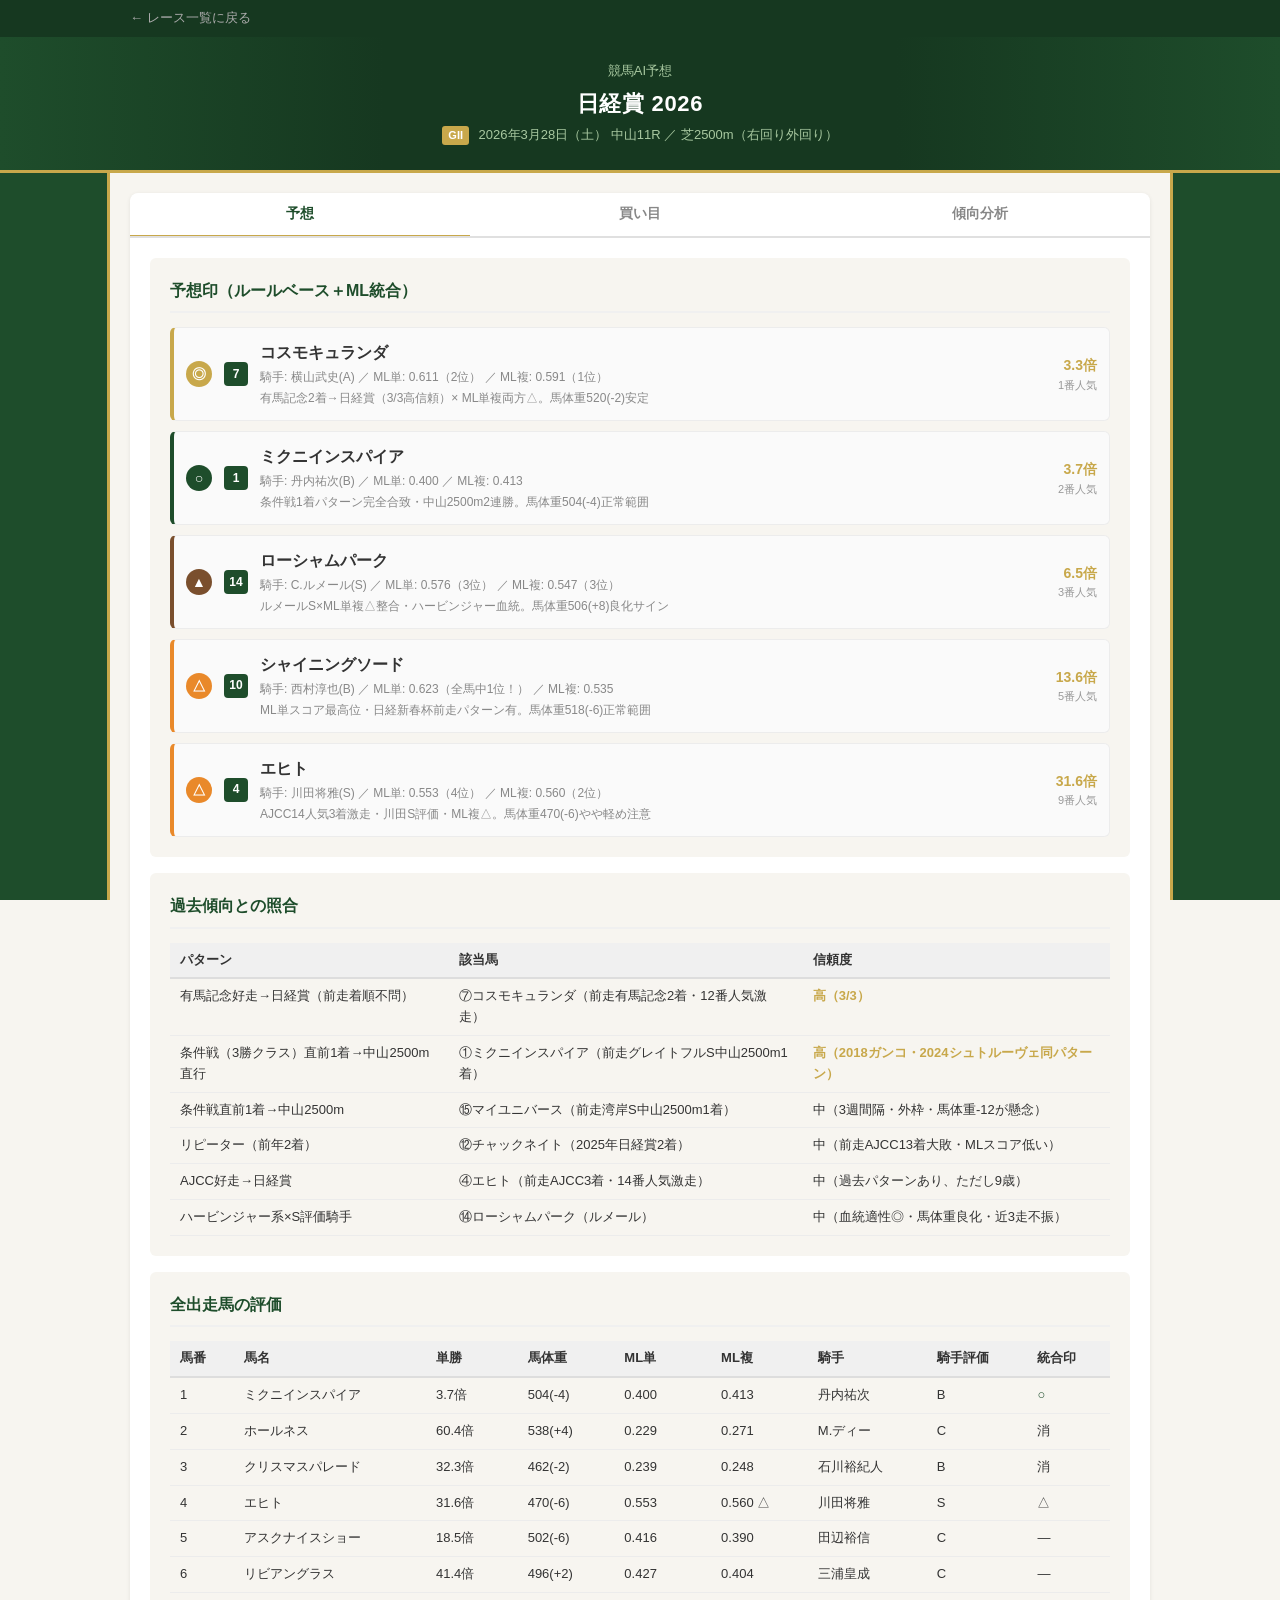
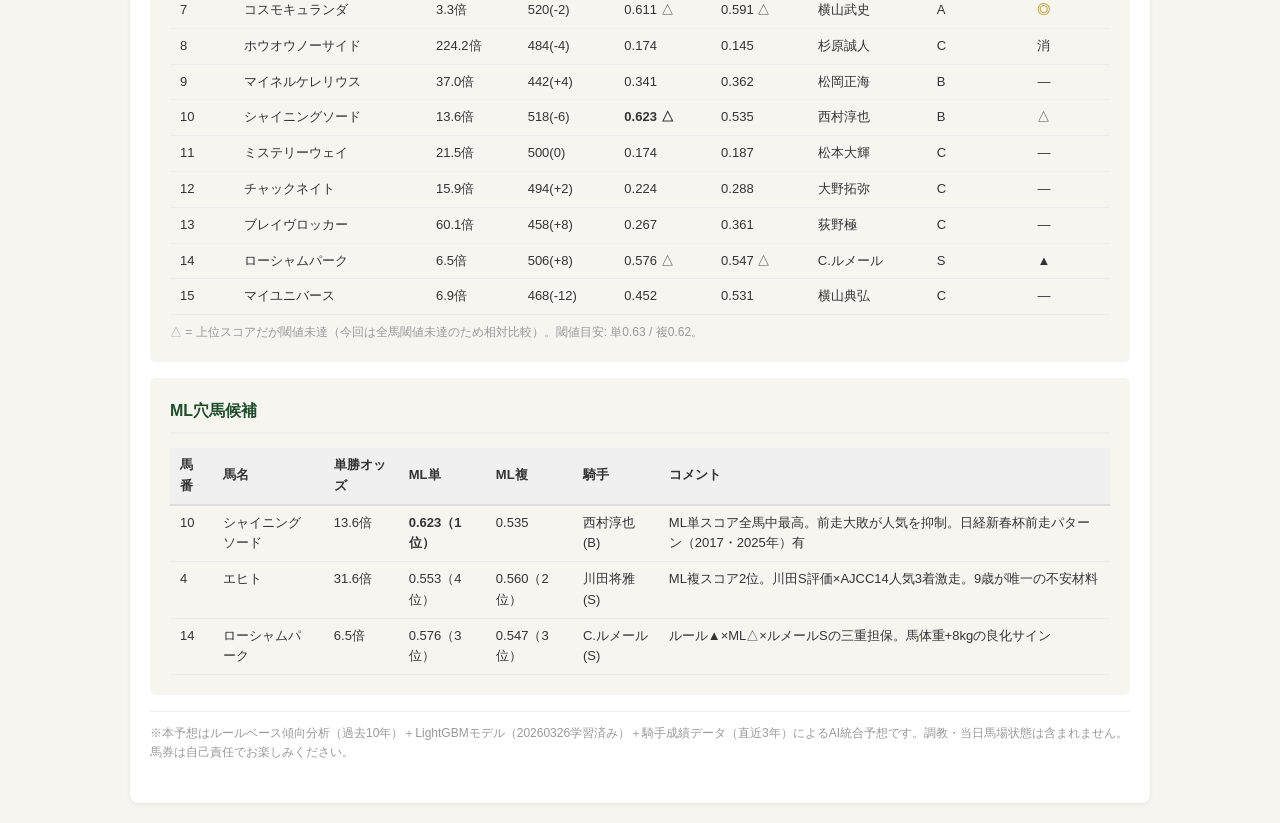
<file: docs/race/nikkei-sho-2026.html>
<!DOCTYPE html>
<html lang="ja">
<head>
  <meta charset="UTF-8">
  <meta name="viewport" content="width=device-width, initial-scale=1.0">
  <title>日経賞 2026 AI予想 | 競馬予想サイト</title>
  <link rel="stylesheet" href="../css/race.css">
</head>
<body>

<div class="back-bar">
  <a href="../index.html" class="back-link">← レース一覧に戻る</a>
</div>

<header>
  <div class="site-name">競馬AI予想</div>
  <h1>日経賞 2026</h1>
  <div class="race-meta">
    <span class="grade-badge g2">GII</span>
    2026年3月28日（土） 中山11R ／ 芝2500m（右回り外回り）
  </div>
</header>

<div class="page-wrapper">
<div class="tab-card">

<!-- タブ -->
<div class="tabs">
  <button class="tab-btn active" onclick="switchTab('yoso')">予想</button>
  <button class="tab-btn" onclick="switchTab('kaimoku')">買い目</button>
  <button class="tab-btn" onclick="switchTab('trend')">傾向分析</button>
</div>

<!-- ========== 予想タブ ========== -->
<div id="tab-yoso" class="tab-content active">

  <div class="card">
    <h2>予想印（ルールベース＋ML統合）</h2>
    <div class="horse-list">

      <!-- ◎ 本命 -->
      <div class="horse-row row-honmei">
        <span class="badge badge-honmei">◎</span>
        <div class="horse-num">7</div>
        <div class="horse-info">
          <div class="horse-name">コスモキュランダ</div>
          <div class="horse-sub">騎手: 横山武史(A) ／ ML単: 0.611（2位） ／ ML複: 0.591（1位）</div>
          <div class="horse-sub">有馬記念2着→日経賞（3/3高信頼）× ML単複両方△。馬体重520(-2)安定</div>
        </div>
        <div class="horse-odds">3.3倍<small>1番人気</small></div>
      </div>

      <!-- ○ 対抗 -->
      <div class="horse-row row-taiko">
        <span class="badge badge-taiko">○</span>
        <div class="horse-num">1</div>
        <div class="horse-info">
          <div class="horse-name">ミクニインスパイア</div>
          <div class="horse-sub">騎手: 丹内祐次(B) ／ ML単: 0.400 ／ ML複: 0.413</div>
          <div class="horse-sub">条件戦1着パターン完全合致・中山2500m2連勝。馬体重504(-4)正常範囲</div>
        </div>
        <div class="horse-odds">3.7倍<small>2番人気</small></div>
      </div>

      <!-- ▲ 単穴 -->
      <div class="horse-row row-santen">
        <span class="badge badge-santen">▲</span>
        <div class="horse-num">14</div>
        <div class="horse-info">
          <div class="horse-name">ローシャムパーク</div>
          <div class="horse-sub">騎手: C.ルメール(S) ／ ML単: 0.576（3位） ／ ML複: 0.547（3位）</div>
          <div class="horse-sub">ルメールS×ML単複△整合・ハービンジャー血統。馬体重506(+8)良化サイン</div>
        </div>
        <div class="horse-odds">6.5倍<small>3番人気</small></div>
      </div>

      <!-- △ 連下1 -->
      <div class="horse-row row-tanko">
        <span class="badge badge-tanko">△</span>
        <div class="horse-num">10</div>
        <div class="horse-info">
          <div class="horse-name">シャイニングソード</div>
          <div class="horse-sub">騎手: 西村淳也(B) ／ ML単: 0.623（全馬中1位！） ／ ML複: 0.535</div>
          <div class="horse-sub">ML単スコア最高位・日経新春杯前走パターン有。馬体重518(-6)正常範囲</div>
        </div>
        <div class="horse-odds">13.6倍<small>5番人気</small></div>
      </div>

      <!-- △ 連下2 -->
      <div class="horse-row row-tanko">
        <span class="badge badge-tanko">△</span>
        <div class="horse-num">4</div>
        <div class="horse-info">
          <div class="horse-name">エヒト</div>
          <div class="horse-sub">騎手: 川田将雅(S) ／ ML単: 0.553（4位） ／ ML複: 0.560（2位）</div>
          <div class="horse-sub">AJCC14人気3着激走・川田S評価・ML複△。馬体重470(-6)やや軽め注意</div>
        </div>
        <div class="horse-odds">31.6倍<small>9番人気</small></div>
      </div>

    </div>
  </div>

  <!-- 過去傾向との照合 -->
  <div class="card">
    <h2>過去傾向との照合</h2>
    <table class="data-table">
      <thead>
        <tr><th>パターン</th><th>該当馬</th><th>信頼度</th></tr>
      </thead>
      <tbody>
        <tr><td>有馬記念好走→日経賞（前走着順不問）</td><td>⑦コスモキュランダ（前走有馬記念2着・12番人気激走）</td><td class="pop1">高（3/3）</td></tr>
        <tr><td>条件戦（3勝クラス）直前1着→中山2500m直行</td><td>①ミクニインスパイア（前走グレイトフルS中山2500m1着）</td><td class="pop1">高（2018ガンコ・2024シュトルーヴェ同パターン）</td></tr>
        <tr><td>条件戦直前1着→中山2500m</td><td>⑮マイユニバース（前走湾岸S中山2500m1着）</td><td>中（3週間隔・外枠・馬体重-12が懸念）</td></tr>
        <tr><td>リピーター（前年2着）</td><td>⑫チャックネイト（2025年日経賞2着）</td><td>中（前走AJCC13着大敗・MLスコア低い）</td></tr>
        <tr><td>AJCC好走→日経賞</td><td>④エヒト（前走AJCC3着・14番人気激走）</td><td>中（過去パターンあり、ただし9歳）</td></tr>
        <tr><td>ハービンジャー系×S評価騎手</td><td>⑭ローシャムパーク（ルメール）</td><td>中（血統適性◎・馬体重良化・近3走不振）</td></tr>
      </tbody>
    </table>
  </div>

  <!-- 全出走馬評価テーブル -->
  <div class="card">
    <h2>全出走馬の評価</h2>
    <table class="data-table">
      <thead>
        <tr><th>馬番</th><th>馬名</th><th>単勝</th><th>馬体重</th><th>ML単</th><th>ML複</th><th>騎手</th><th>騎手評価</th><th>統合印</th></tr>
      </thead>
      <tbody>
        <tr><td>1</td><td>ミクニインスパイア</td><td>3.7倍</td><td>504(-4)</td><td>0.400</td><td>0.413</td><td>丹内祐次</td><td>B</td><td class="pop2">○</td></tr>
        <tr><td>2</td><td>ホールネス</td><td>60.4倍</td><td>538(+4)</td><td>0.229</td><td>0.271</td><td>M.ディー</td><td>C</td><td>消</td></tr>
        <tr><td>3</td><td>クリスマスパレード</td><td>32.3倍</td><td>462(-2)</td><td>0.239</td><td>0.248</td><td>石川裕紀人</td><td>B</td><td>消</td></tr>
        <tr><td>4</td><td>エヒト</td><td>31.6倍</td><td>470(-6)</td><td>0.553</td><td>0.560 △</td><td>川田将雅</td><td>S</td><td>△</td></tr>
        <tr><td>5</td><td>アスクナイスショー</td><td>18.5倍</td><td>502(-6)</td><td>0.416</td><td>0.390</td><td>田辺裕信</td><td>C</td><td>—</td></tr>
        <tr><td>6</td><td>リビアングラス</td><td>41.4倍</td><td>496(+2)</td><td>0.427</td><td>0.404</td><td>三浦皇成</td><td>C</td><td>—</td></tr>
        <tr><td>7</td><td>コスモキュランダ</td><td>3.3倍</td><td>520(-2)</td><td>0.611 △</td><td>0.591 △</td><td>横山武史</td><td>A</td><td class="pop1">◎</td></tr>
        <tr><td>8</td><td>ホウオウノーサイド</td><td>224.2倍</td><td>484(-4)</td><td>0.174</td><td>0.145</td><td>杉原誠人</td><td>C</td><td>消</td></tr>
        <tr><td>9</td><td>マイネルケレリウス</td><td>37.0倍</td><td>442(+4)</td><td>0.341</td><td>0.362</td><td>松岡正海</td><td>B</td><td>—</td></tr>
        <tr><td>10</td><td>シャイニングソード</td><td>13.6倍</td><td>518(-6)</td><td><strong>0.623 △</strong></td><td>0.535</td><td>西村淳也</td><td>B</td><td>△</td></tr>
        <tr><td>11</td><td>ミステリーウェイ</td><td>21.5倍</td><td>500(0)</td><td>0.174</td><td>0.187</td><td>松本大輝</td><td>C</td><td>—</td></tr>
        <tr><td>12</td><td>チャックネイト</td><td>15.9倍</td><td>494(+2)</td><td>0.224</td><td>0.288</td><td>大野拓弥</td><td>C</td><td>—</td></tr>
        <tr><td>13</td><td>ブレイヴロッカー</td><td>60.1倍</td><td>458(+8)</td><td>0.267</td><td>0.361</td><td>荻野極</td><td>C</td><td>—</td></tr>
        <tr><td>14</td><td>ローシャムパーク</td><td>6.5倍</td><td>506(+8)</td><td>0.576 △</td><td>0.547 △</td><td>C.ルメール</td><td>S</td><td>▲</td></tr>
        <tr><td>15</td><td>マイユニバース</td><td>6.9倍</td><td>468(-12)</td><td>0.452</td><td>0.531</td><td>横山典弘</td><td>C</td><td>—</td></tr>
      </tbody>
    </table>
    <p style="font-size:12px; color:#999; margin-top:8px;">△ = 上位スコアだが閾値未達（今回は全馬閾値未達のため相対比較）。閾値目安: 単0.63 / 複0.62。</p>
  </div>

  <!-- ML穴馬候補 -->
  <div class="card">
    <h2>ML穴馬候補</h2>
    <table class="data-table">
      <thead>
        <tr><th>馬番</th><th>馬名</th><th>単勝オッズ</th><th>ML単</th><th>ML複</th><th>騎手</th><th>コメント</th></tr>
      </thead>
      <tbody>
        <tr><td>10</td><td>シャイニングソード</td><td>13.6倍</td><td><strong>0.623（1位）</strong></td><td>0.535</td><td>西村淳也(B)</td><td>ML単スコア全馬中最高。前走大敗が人気を抑制。日経新春杯前走パターン（2017・2025年）有</td></tr>
        <tr><td>4</td><td>エヒト</td><td>31.6倍</td><td>0.553（4位）</td><td>0.560（2位）</td><td>川田将雅(S)</td><td>ML複スコア2位。川田S評価×AJCC14人気3着激走。9歳が唯一の不安材料</td></tr>
        <tr><td>14</td><td>ローシャムパーク</td><td>6.5倍</td><td>0.576（3位）</td><td>0.547（3位）</td><td>C.ルメール(S)</td><td>ルール▲×ML△×ルメールSの三重担保。馬体重+8kgの良化サイン</td></tr>
      </tbody>
    </table>
  </div>

  <p class="note" style="margin: 0 0 20px;">
    ※本予想はルールベース傾向分析（過去10年）＋LightGBMモデル（20260326学習済み）＋騎手成績データ（直近3年）によるAI統合予想です。調教・当日馬場状態は含まれません。馬券は自己責任でお楽しみください。
  </p>
</div>

<!-- ========== 買い目タブ ========== -->
<div id="tab-kaimoku" class="tab-content">

  <div class="card">
    <h2>推奨買い目（◎⑦コスモキュランダ軸）</h2>
    <h3>メインライン（◎軸）</h3>
    <table class="bet-table">
      <thead>
        <tr><th>式別</th><th>組み合わせ</th><th>根拠</th></tr>
      </thead>
      <tbody>
        <tr><td><span class="bet-type">単勝</span></td><td>⑦</td><td>本命・3.3倍</td></tr>
        <tr><td><span class="bet-type">複勝</span></td><td>⑦⑩</td><td>本命・ML穴保険</td></tr>
        <tr><td><span class="bet-type">馬連</span></td><td>⑦ー①</td><td>◎○ メインライン</td></tr>
        <tr><td><span class="bet-type">馬連</span></td><td>⑦ー⑭</td><td>◎▲（ルメール×ML△）</td></tr>
        <tr><td><span class="bet-type">馬連</span></td><td>⑦ー⑩</td><td>◎△（ML穴筆頭・13.6倍）</td></tr>
        <tr><td><span class="bet-type">馬連</span></td><td>⑦ー④</td><td>◎△（川田S×高配当）</td></tr>
        <tr><td><span class="bet-type">3連複</span></td><td>⑦ー①ー⑭</td><td>◎○▲ メイン</td></tr>
        <tr><td><span class="bet-type">3連複</span></td><td>⑦ー①ー⑩</td><td>◎○△（ML穴）</td></tr>
        <tr><td><span class="bet-type">3連複</span></td><td>⑦ー⑭ー⑩</td><td>▲△△（ML上位3頭）</td></tr>
      </tbody>
    </table>
    <h3 style="margin-top:16px;">保険ライン（◎が飛んだ時用）</h3>
    <table class="bet-table">
      <thead>
        <tr><th>式別</th><th>組み合わせ</th><th>根拠</th></tr>
      </thead>
      <tbody>
        <tr><td><span class="bet-type">馬連</span></td><td>①ー⑭</td><td>○-▲</td></tr>
        <tr><td><span class="bet-type">馬連</span></td><td>①ー⑩</td><td>○-△（ML穴）</td></tr>
        <tr><td><span class="bet-type">3連複</span></td><td>①ー⑭ー⑩</td><td>○-▲-△</td></tr>
      </tbody>
    </table>
  </div>

  <div class="card">
    <h2>総評</h2>
    <p style="font-size:14px; line-height:1.8;">
      <strong>◎コスモキュランダ（7番）をルール×ML統合後の本命とする。</strong><br>
      ルールベース予想では○だったが、ML単スコア2位（0.611）・複スコア1位（0.591）という高評価を受けて◎に格上げ。有馬記念好走→日経賞パターン（ゴールドアクター2016・タイトルホルダー2022・2023と3/3の最高信頼度）× ML上位評価という二重の根拠。馬体重520(-2)も安定しており、アルアイン産駒のスタミナ・横山武史A評価・4枠中枠と不安要素が少ない。
    </p>
    <p style="font-size:14px; line-height:1.8; margin-top:12px;">
      <strong>○ミクニインスパイア（1番）はルール◎からML低評価を受け対抗に。</strong><br>
      条件戦1着→日経賞（ガンコ2018・シュトルーヴェ2024）との整合性は最高水準だが、MLスコア0.400（全馬中8位）と低評価。条件戦直行パターンをMLが十分に評価できていない可能性もある。中山2500m2連勝・4歳56kg・内枠の好条件は健在で、◎の逆転まで十分あり。
    </p>
    <p style="font-size:14px; line-height:1.8; margin-top:12px;">
      <strong>▲ローシャムパーク（14番）はルール×ML共に整合、馬体重も良化サイン。</strong><br>
      近3走不振（宝塚15着・アルゼ12着・香港C5着）は割引材料だが、馬体重506(+8)という当日の良化サインが好材料。ルメールS評価×ML単複△という整合感のある評価。外枠14番が最大の懸念点だが、復調していれば1発がある実力馬。
    </p>
  </div>

</div>

<!-- ========== 傾向分析タブ ========== -->
<div id="tab-trend" class="tab-content">

  <div class="card">
    <h2>過去10年の結果（2016〜2025）</h2>
    <table class="data-table">
      <thead>
        <tr><th>年</th><th>1着</th><th>人気</th><th>枠</th><th>2着</th><th>枠</th><th>3着</th><th>枠</th></tr>
      </thead>
      <tbody>
        <tr><td>2016</td><td>ゴールドアクター</td><td>—</td><td>8</td><td>サウンズオブアース</td><td>4</td><td>マリアライト</td><td>2</td></tr>
        <tr><td>2017</td><td>シャケトラ</td><td>—</td><td>7</td><td>ミライヘノツバサ</td><td>6</td><td>アドマイヤデウス</td><td>5</td></tr>
        <tr><td>2018</td><td>ガンコ</td><td>—</td><td>7</td><td>チェスナットコート</td><td>2</td><td>サクラアンプルール</td><td>6</td></tr>
        <tr><td>2019</td><td>メイショウテッコン</td><td>—</td><td>1</td><td>エタリオウ</td><td>6</td><td>サクラアンプルール</td><td>4</td></tr>
        <tr><td>2020</td><td>ミッキースワロー</td><td>—</td><td>8</td><td>モズベッロ</td><td>6</td><td>スティッフェリオ</td><td>7</td></tr>
        <tr><td>2021</td><td>ウインマリリン</td><td>—</td><td>3</td><td>カレンブーケドール</td><td>4</td><td>ワールドプレミア</td><td>2</td></tr>
        <tr><td>2022</td><td>タイトルホルダー</td><td class="pop1">1</td><td>6</td><td>ボッケリーニ</td><td>4</td><td>ヒートオンビート</td><td>4</td></tr>
        <tr><td>2023</td><td>タイトルホルダー</td><td class="pop2">2</td><td>2</td><td>ボッケリーニ</td><td>5</td><td>ディアスティマ</td><td>5</td></tr>
        <tr><td>2024</td><td>シュトルーヴェ</td><td>4</td><td>6</td><td>クロミナンス</td><td>8</td><td>マイネルウィルトス</td><td>5</td></tr>
        <tr><td>2025</td><td>マイネルエンペラー</td><td class="pop2">2</td><td>5</td><td>チャックネイト</td><td>4</td><td>アーバンシック</td><td>4</td></tr>
      </tbody>
    </table>
    <p style="font-size:12px; color:#999; margin-top:8px;">※2016〜2021年はオッズ・人気データが保存されていないため非公開</p>
  </div>

  <div class="card">
    <h2>人気・オッズ傾向</h2>
    <h3>1着馬の人気分布（2022〜2025年確認分）</h3>
    <table class="data-table">
      <thead><tr><th>人気</th><th>回数</th><th>割合</th></tr></thead>
      <tbody>
        <tr><td class="pop1">1番人気</td><td>1回</td><td>25%</td></tr>
        <tr><td class="pop2">2番人気</td><td>2回</td><td>50%</td></tr>
        <tr><td>3番人気</td><td>0回</td><td>0%</td></tr>
        <tr><td>4番人気</td><td>1回</td><td>25%</td></tr>
        <tr><td>5番人気以下</td><td>0回</td><td>0%</td></tr>
      </tbody>
    </table>
    <h3>3着内に入った人気帯</h3>
    <ul class="rule-list">
      <li>2022: 1-3-4番人気（人気サイドで決着）</li>
      <li>2023: 2-5-5番人気（タイトルホルダー連覇も3着は荒れ）</li>
      <li>2024: 4-?-?番人気（シュトルーヴェ4番人気勝利で荒れ）</li>
      <li>2025: 2-?-3番人気（比較的堅め）</li>
    </ul>
    <h3>馬連・3連複の傾向</h3>
    <ul class="rule-list">
      <li>完全に堅く収まるパターンは少ない（タイトルホルダー連覇の年も3着はヒートオンビート4人気）</li>
      <li>4番人気以下が絡む荒れ決着は年1〜2頭</li>
      <li><strong>中穴（5〜8番人気）が3着に飛び込むパターンが複数年あり</strong></li>
    </ul>
  </div>

  <div class="card">
    <h2>前走パターン・臨戦過程</h2>
    <h3>勝ち馬の前走レース</h3>
    <table class="data-table">
      <thead><tr><th>年</th><th>勝ち馬</th><th>前走レース</th><th>前走着順</th></tr></thead>
      <tbody>
        <tr><td>2016</td><td>ゴールドアクター</td><td>有馬記念(GI)</td><td>1着</td></tr>
        <tr><td>2017</td><td>シャケトラ</td><td>日経新春杯(GII)</td><td>2着</td></tr>
        <tr><td>2018</td><td>ガンコ</td><td>3勝クラス</td><td>1着</td></tr>
        <tr><td>2019</td><td>メイショウテッコン</td><td>日経新春杯(GII)</td><td>9着</td></tr>
        <tr><td>2020</td><td>ミッキースワロー</td><td>AJCC(GII)</td><td>4着</td></tr>
        <tr><td>2021</td><td>ウインマリリン</td><td>AJCC(GII)</td><td>6着</td></tr>
        <tr><td>2022</td><td>タイトルホルダー</td><td>有馬記念(GI)</td><td>5着</td></tr>
        <tr><td>2023</td><td>タイトルホルダー</td><td>有馬記念(GI)</td><td>9着</td></tr>
        <tr><td>2024</td><td>シュトルーヴェ</td><td>3勝クラス</td><td>1着</td></tr>
        <tr><td>2025</td><td>マイネルエンペラー</td><td>日経新春杯(GII)</td><td>3着</td></tr>
      </tbody>
    </table>
    <ul class="rule-list" style="margin-top:10px;">
      <li><strong>有馬記念(GI)前走:</strong> 3回（最多）。前走着順不問で巻き返しあり（9着→1着の例も）</li>
      <li><strong>AJCC(GII)前走:</strong> 2回。4〜6着でも可。13着大敗は疑問符</li>
      <li><strong>日経新春杯(GII)前走:</strong> 2回。前走9着でも来た例あり</li>
      <li><strong>3勝クラス（条件戦）前走:</strong> 2回。必ず前走1着が条件</li>
    </ul>
    <h3>距離ローテーション</h3>
    <ul class="rule-list">
      <li>有馬記念(2500m)→2500m = 同距離ローテ</li>
      <li>AJCC(2200m)→2500m = 300m延長でも好走</li>
      <li>日経新春杯(2200m)→2500m = 同様に300m延長パターン</li>
    </ul>
  </div>

  <div class="card">
    <h2>枠番傾向</h2>
    <h3>1着馬の枠番（2016〜2025年）</h3>
    <table class="data-table">
      <thead><tr><th>枠番</th><th>1着回数</th><th>備考</th></tr></thead>
      <tbody>
        <tr><td>1枠</td><td>1回</td><td>2019年</td></tr>
        <tr><td>2枠</td><td>1回</td><td>2023年</td></tr>
        <tr><td>3枠</td><td>1回</td><td>2021年</td></tr>
        <tr><td>4枠</td><td>0回</td><td></td></tr>
        <tr><td>5枠</td><td>1回</td><td>2025年</td></tr>
        <tr><td>6枠</td><td>2回</td><td>2022・2024年</td></tr>
        <tr><td>7枠</td><td>2回</td><td>2017・2018年</td></tr>
        <tr><td>8枠</td><td>2回</td><td>2016・2020年</td></tr>
      </tbody>
    </table>
    <ul class="rule-list" style="margin-top:10px;">
      <li><strong>外枠（7〜8枠）が4/10回で最多</strong>（特に2016〜2020年は外枠が強かった）</li>
      <li><strong>近年（2021〜2025年の5年）は内〜中枠（1〜6枠）に移行</strong>。2021年以降は外枠0勝</li>
      <li>全体的には枠不問だが、近年トレンドとして内〜中枠が優勢に変化</li>
    </ul>
  </div>

  <div class="card">
    <h2>血統傾向</h2>
    <h3>歴代勝ち馬の父系</h3>
    <table class="data-table">
      <thead><tr><th>年</th><th>勝ち馬</th><th>父</th><th>父系</th></tr></thead>
      <tbody>
        <tr><td>2016</td><td>ゴールドアクター</td><td>スクリーンヒーロー</td><td>ロベルト系</td></tr>
        <tr><td>2017</td><td>シャケトラ</td><td>マンハッタンカフェ</td><td>サンデー系（スタミナ）</td></tr>
        <tr><td>2018</td><td>ガンコ</td><td>ハーツクライ</td><td>サンデー系（スタミナ）</td></tr>
        <tr><td>2019</td><td>メイショウテッコン</td><td>デュランダル</td><td>サンデー系</td></tr>
        <tr><td>2020</td><td>ミッキースワロー</td><td>トーセンラー</td><td>サンデー系</td></tr>
        <tr><td>2021</td><td>ウインマリリン</td><td>スクリーンヒーロー</td><td>ロベルト系</td></tr>
        <tr><td>2022</td><td>タイトルホルダー</td><td>ドゥラメンテ</td><td>キングマンボ系</td></tr>
        <tr><td>2023</td><td>タイトルホルダー</td><td>ドゥラメンテ</td><td>キングマンボ系</td></tr>
        <tr><td>2024</td><td>シュトルーヴェ</td><td>キズナ</td><td>ディープ系（サンデー）</td></tr>
        <tr><td>2025</td><td>マイネルエンペラー</td><td>ブラックタイド</td><td>サンデー系</td></tr>
      </tbody>
    </table>
    <ul class="rule-list" style="margin-top:10px;">
      <li><strong>サンデーサイレンス系（ディープ含む）: 7/10（70%）が最多</strong></li>
      <li><strong>ロベルト系（スクリーンヒーロー）: 2/10</strong>。中長距離スタミナ型で2頭とも勝利</li>
      <li><strong>キングマンボ系: 2/10</strong>（タイトルホルダーのドゥラメンテ）</li>
    </ul>
    <h3>3着以内に入りやすい血統特徴</h3>
    <ul class="rule-list">
      <li>スタミナ型サンデー系（マンハッタンカフェ・ハーツクライ・ブラックタイド・トーセンラー）が最多</li>
      <li>ロベルト系（スクリーンヒーロー産駒）は2頭とも勝利</li>
      <li>ハービンジャー（欧州型）産駒は過去勝ちがないが中山2500mの持続力戦に合う血統</li>
      <li>短距離血統（マイル特化系）は割引</li>
    </ul>
  </div>

  <div class="card">
    <h2>リピーター傾向</h2>
    <ul class="rule-list">
      <li><strong>タイトルホルダー</strong>: 2022年1着 → 2023年1着（連覇達成・最強リピーター）</li>
      <li><strong>ボッケリーニ</strong>: 2022年2着 → 2023年2着（2連続2着）</li>
      <li><strong>サクラアンプルール</strong>: 2018年3着 → 2019年3着（3着連続）</li>
      <li><strong>チャックネイト</strong>: 2025年2着 → 2026年出走（リピーター候補・ただし前走AJCC13着大敗）</li>
      <li><strong>リビアングラス</strong>: 2025年4着 → 2026年出走（リピーター参考）</li>
      <li>→ <strong>前年2着馬は翌年も3着以内に来やすい</strong>（タイトルホルダー・ボッケリーニの実績）</li>
    </ul>
  </div>

  <div class="card">
    <h2>法則まとめ</h2>
    <ul class="rule-list">
      <li><strong>人気</strong>: 1〜4番人気が上位を占める。2〜4番人気が馬連でお得（高・2022〜2025確認）</li>
      <li><strong>枠番</strong>: 全体的に枠不問。近年（2021〜）は内〜中枠優勢に変化（中）</li>
      <li><strong>前走GI（有馬）</strong>: 有馬記念からの臨戦は前走着順不問で要注意（高・3/10）</li>
      <li><strong>前走AJCC</strong>: AJCC4〜6着でも来る（2回）。前走大敗（13着）は割引（中）</li>
      <li><strong>前走条件戦</strong>: 3勝クラス1着→直行は必ず前走1着が条件（中・2/10）</li>
      <li><strong>前走新春杯</strong>: 日経新春杯から2回勝利。前走9着でも来た例あり（中）</li>
      <li><strong>血統</strong>: サンデー系スタミナ型が中心。ロベルト系も実績あり（高・7/10がサンデー系）</li>
      <li><strong>リピーター</strong>: 前年上位馬（特に2着）は翌年も要注意（高・複数年確認）</li>
      <li><strong>年齢</strong>: 4〜6歳が中心。9歳以上は過去勝利なし（中）</li>
    </ul>
  </div>

  <div class="card">
    <h2>予想への応用</h2>
    <ul class="rule-list">
      <li><strong>「条件戦直前1着」からの参戦馬は必ずマーク</strong>（ガンコ2018・シュトルーヴェ2024の勝利パターン）。前走コースが中山2500mか確認</li>
      <li><strong>有馬記念好走馬（前走着順不問）は巻き返し候補</strong>（2016・2022・2023に勝ち馬）</li>
      <li><strong>リピーター（前年2着馬）は翌年も3着以内に来やすい</strong>→ チャックネイトを警戒（ただし前走大敗が懸念）</li>
      <li><strong>AJCC組は前走4〜6着程度なら評価。ただし13着大敗は疑問</strong></li>
      <li><strong>外枠（7〜8枠）は近年不振傾向</strong>→ 2021年以降は1〜6枠に絞った方がよい</li>
      <li><strong>MLスコア最高位のシャイニングソードは穴候補</strong>→ ルールでは印なしだがML0.623は無視できない</li>
    </ul>
  </div>

  <p class="note" style="margin: 0 0 20px;">
    ※分析対象: 2016〜2025年（10年分）。中山 芝2500m（右回り外回り）。生成日: 2026-03-27
  </p>
</div>

</div><!-- /tab-card -->
</div><!-- /page-wrapper -->

<script src="../js/race.js"></script>

</body>
</html>
</file>
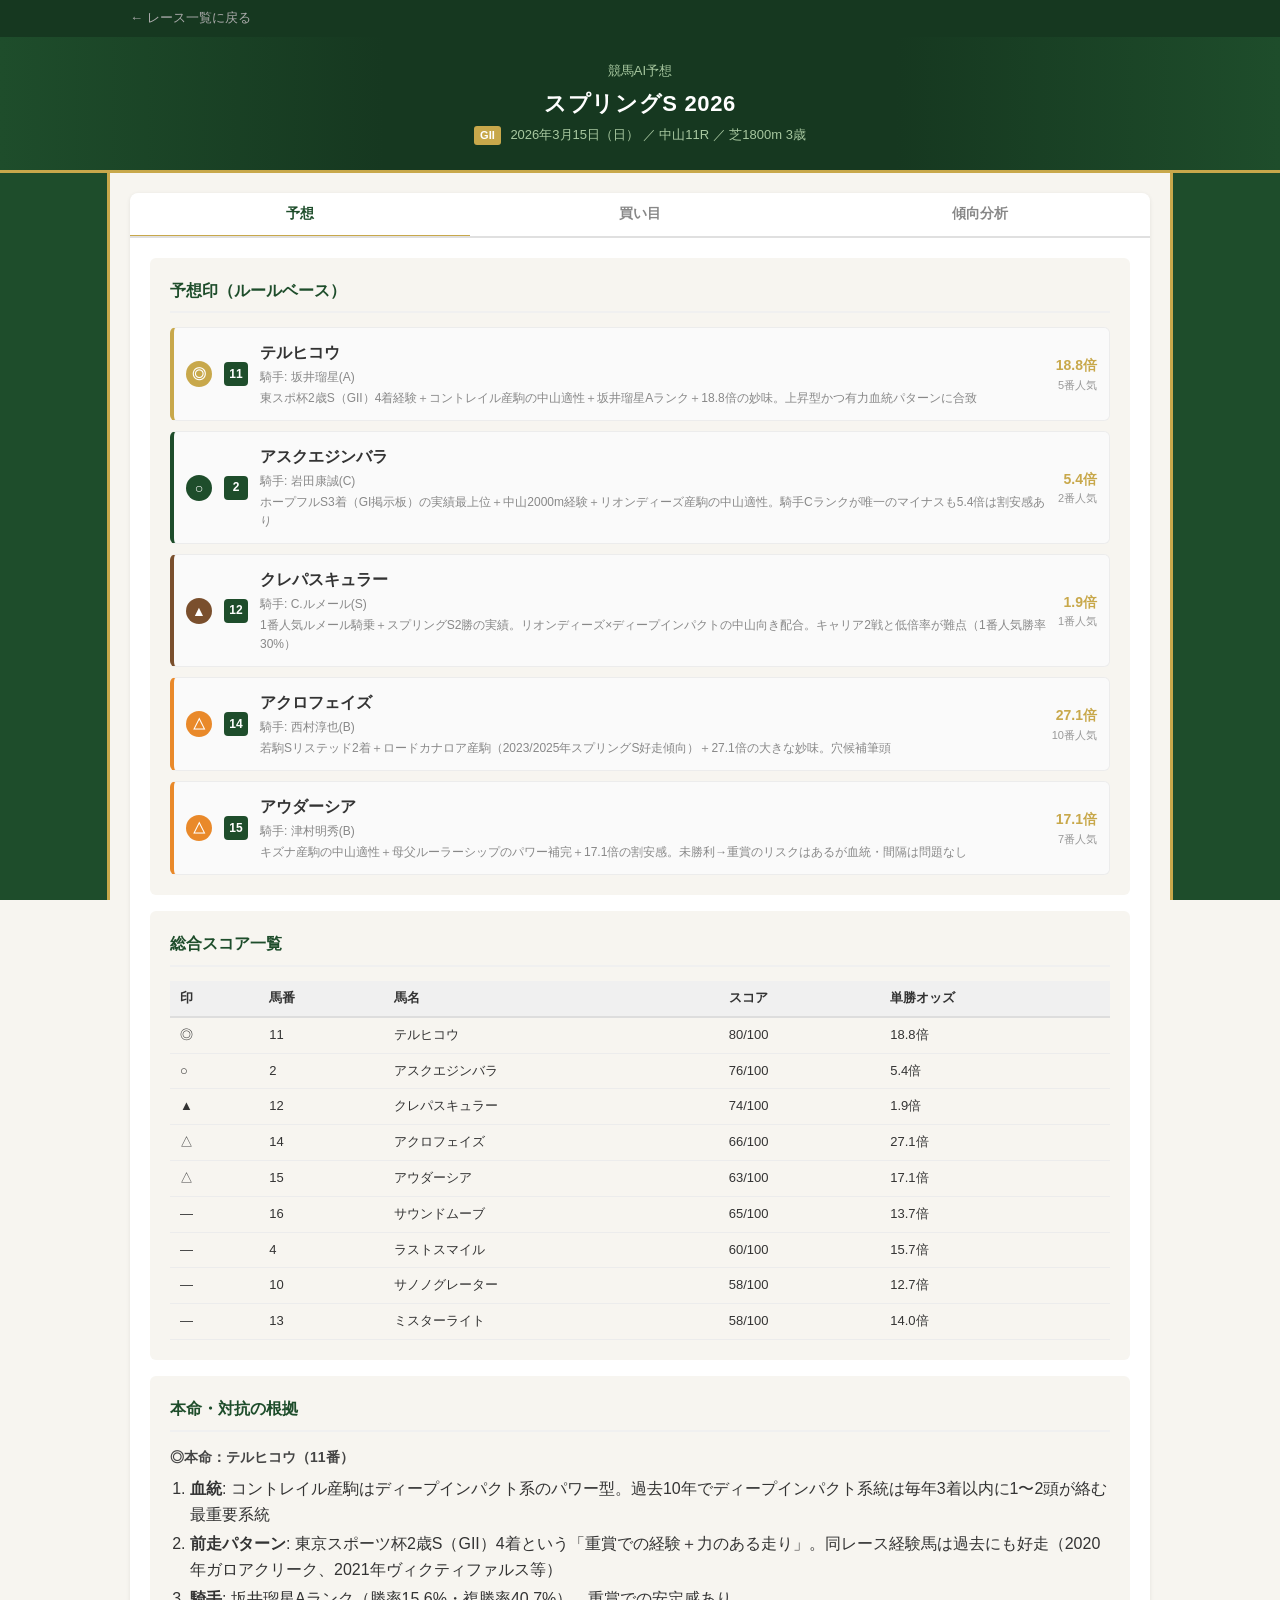
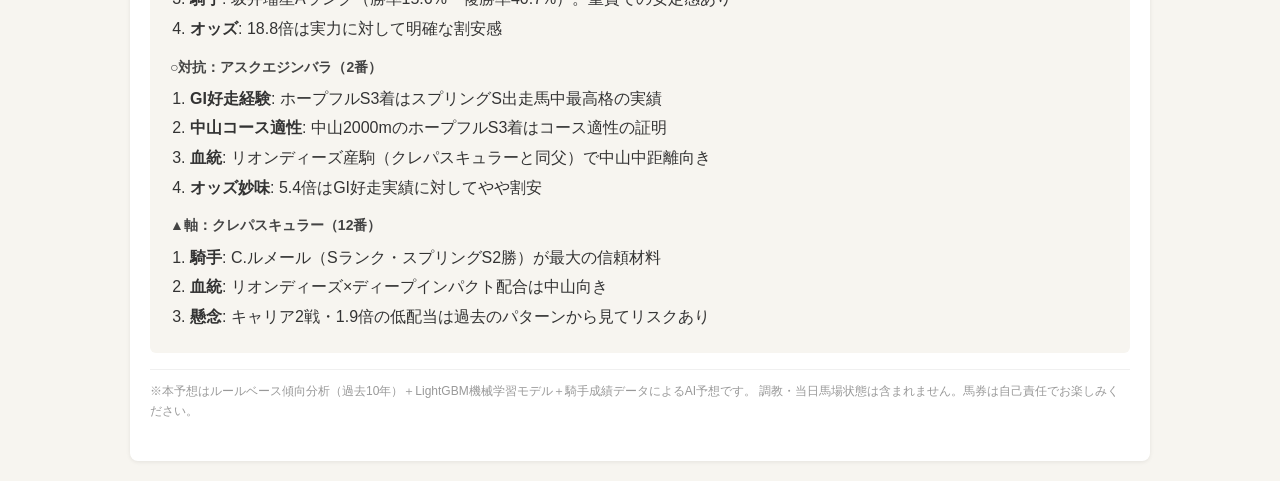
<file: docs/race/spring-s-2026.html>
<!DOCTYPE html>
<html lang="ja">
<head>
  <meta charset="UTF-8">
  <meta name="viewport" content="width=device-width, initial-scale=1.0">
  <link rel="stylesheet" href="../css/race.css">
  <title>スプリングS 2026 AI予想 | 競馬予想サイト</title>
</head>
<body>

<div class="back-bar">
  <a href="../index.html" class="back-link">← レース一覧に戻る</a>
</div>

<header>
  <div class="site-name">競馬AI予想</div>
  <h1>スプリングS 2026</h1>
  <div class="race-meta">
    <span class="grade-badge g2">GII</span>
    2026年3月15日（日） ／ 中山11R ／ 芝1800m 3歳
  </div>
</header>

<div class="page-wrapper">
<div class="tab-card">

<!-- タブ -->
<div class="tabs">
  <button class="tab-btn active" onclick="switchTab('yoso')">予想</button>
  <button class="tab-btn" onclick="switchTab('kaimoku')">買い目</button>
  <button class="tab-btn" onclick="switchTab('trend')">傾向分析</button>
</div>

<!-- ========== 予想タブ ========== -->
<div id="tab-yoso" class="tab-content active">

  <div class="card">
    <h2>予想印（ルールベース）</h2>
    <div class="horse-list">

      <div class="horse-row row-honmei">
        <span class="badge badge-honmei">◎</span>
        <div class="horse-num">11</div>
        <div class="horse-info">
          <div class="horse-name">テルヒコウ</div>
          <div class="horse-sub">騎手: 坂井瑠星(A)</div>
          <div class="horse-sub">東スポ杯2歳S（GII）4着経験＋コントレイル産駒の中山適性＋坂井瑠星Aランク＋18.8倍の妙味。上昇型かつ有力血統パターンに合致</div>
        </div>
        <div class="horse-odds">18.8倍<small>5番人気</small></div>
      </div>

      <div class="horse-row row-taiko">
        <span class="badge badge-taiko">○</span>
        <div class="horse-num">2</div>
        <div class="horse-info">
          <div class="horse-name">アスクエジンバラ</div>
          <div class="horse-sub">騎手: 岩田康誠(C)</div>
          <div class="horse-sub">ホープフルS3着（GI掲示板）の実績最上位＋中山2000m経験＋リオンディーズ産駒の中山適性。騎手Cランクが唯一のマイナスも5.4倍は割安感あり</div>
        </div>
        <div class="horse-odds">5.4倍<small>2番人気</small></div>
      </div>

      <div class="horse-row row-santen">
        <span class="badge badge-santen">▲</span>
        <div class="horse-num">12</div>
        <div class="horse-info">
          <div class="horse-name">クレパスキュラー</div>
          <div class="horse-sub">騎手: C.ルメール(S)</div>
          <div class="horse-sub">1番人気ルメール騎乗＋スプリングS2勝の実績。リオンディーズ×ディープインパクトの中山向き配合。キャリア2戦と低倍率が難点（1番人気勝率30%）</div>
        </div>
        <div class="horse-odds">1.9倍<small>1番人気</small></div>
      </div>

      <div class="horse-row row-tanko">
        <span class="badge badge-tanko">△</span>
        <div class="horse-num">14</div>
        <div class="horse-info">
          <div class="horse-name">アクロフェイズ</div>
          <div class="horse-sub">騎手: 西村淳也(B)</div>
          <div class="horse-sub">若駒Sリステッド2着＋ロードカナロア産駒（2023/2025年スプリングS好走傾向）＋27.1倍の大きな妙味。穴候補筆頭</div>
        </div>
        <div class="horse-odds">27.1倍<small>10番人気</small></div>
      </div>

      <div class="horse-row row-tanko">
        <span class="badge badge-tanko">△</span>
        <div class="horse-num">15</div>
        <div class="horse-info">
          <div class="horse-name">アウダーシア</div>
          <div class="horse-sub">騎手: 津村明秀(B)</div>
          <div class="horse-sub">キズナ産駒の中山適性＋母父ルーラーシップのパワー補完＋17.1倍の割安感。未勝利→重賞のリスクはあるが血統・間隔は問題なし</div>
        </div>
        <div class="horse-odds">17.1倍<small>7番人気</small></div>
      </div>

    </div>
  </div>

  <div class="card">
    <h2>総合スコア一覧</h2>
    <table class="data-table">
      <thead>
        <tr><th>印</th><th>馬番</th><th>馬名</th><th>スコア</th><th>単勝オッズ</th></tr>
      </thead>
      <tbody>
        <tr><td>◎</td><td>11</td><td>テルヒコウ</td><td>80/100</td><td>18.8倍</td></tr>
        <tr><td>○</td><td>2</td><td>アスクエジンバラ</td><td>76/100</td><td>5.4倍</td></tr>
        <tr><td>▲</td><td>12</td><td>クレパスキュラー</td><td>74/100</td><td>1.9倍</td></tr>
        <tr><td>△</td><td>14</td><td>アクロフェイズ</td><td>66/100</td><td>27.1倍</td></tr>
        <tr><td>△</td><td>15</td><td>アウダーシア</td><td>63/100</td><td>17.1倍</td></tr>
        <tr><td>—</td><td>16</td><td>サウンドムーブ</td><td>65/100</td><td>13.7倍</td></tr>
        <tr><td>—</td><td>4</td><td>ラストスマイル</td><td>60/100</td><td>15.7倍</td></tr>
        <tr><td>—</td><td>10</td><td>サノノグレーター</td><td>58/100</td><td>12.7倍</td></tr>
        <tr><td>—</td><td>13</td><td>ミスターライト</td><td>58/100</td><td>14.0倍</td></tr>
      </tbody>
    </table>
  </div>

  <div class="card">
    <h2>本命・対抗の根拠</h2>
    <h3>◎本命：テルヒコウ（11番）</h3>
    <ol style="padding-left:20px; margin-top:6px;">
      <li style="margin-bottom:4px;"><strong>血統</strong>: コントレイル産駒はディープインパクト系のパワー型。過去10年でディープインパクト系統は毎年3着以内に1〜2頭が絡む最重要系統</li>
      <li style="margin-bottom:4px;"><strong>前走パターン</strong>: 東京スポーツ杯2歳S（GII）4着という「重賞での経験＋力のある走り」。同レース経験馬は過去にも好走（2020年ガロアクリーク、2021年ヴィクティファルス等）</li>
      <li style="margin-bottom:4px;"><strong>騎手</strong>: 坂井瑠星Aランク（勝率15.6%・複勝率40.7%）。重賞での安定感あり</li>
      <li style="margin-bottom:4px;"><strong>オッズ</strong>: 18.8倍は実力に対して明確な割安感</li>
    </ol>
    <h3>○対抗：アスクエジンバラ（2番）</h3>
    <ol style="padding-left:20px; margin-top:6px;">
      <li style="margin-bottom:4px;"><strong>GI好走経験</strong>: ホープフルS3着はスプリングS出走馬中最高格の実績</li>
      <li style="margin-bottom:4px;"><strong>中山コース適性</strong>: 中山2000mのホープフルS3着はコース適性の証明</li>
      <li style="margin-bottom:4px;"><strong>血統</strong>: リオンディーズ産駒（クレパスキュラーと同父）で中山中距離向き</li>
      <li style="margin-bottom:4px;"><strong>オッズ妙味</strong>: 5.4倍はGI好走実績に対してやや割安</li>
    </ol>
    <h3>▲軸：クレパスキュラー（12番）</h3>
    <ol style="padding-left:20px; margin-top:6px;">
      <li style="margin-bottom:4px;"><strong>騎手</strong>: C.ルメール（Sランク・スプリングS2勝）が最大の信頼材料</li>
      <li style="margin-bottom:4px;"><strong>血統</strong>: リオンディーズ×ディープインパクト配合は中山向き</li>
      <li style="margin-bottom:4px;"><strong>懸念</strong>: キャリア2戦・1.9倍の低配当は過去のパターンから見てリスクあり</li>
    </ol>
  </div>
  <p class="note" style="margin:0 0 20px;">
    ※本予想はルールベース傾向分析（過去10年）＋LightGBM機械学習モデル＋騎手成績データによるAI予想です。
    調教・当日馬場状態は含まれません。馬券は自己責任でお楽しみください。
  </p>

</div>

<!-- ========== 買い目タブ ========== -->
<div id="tab-kaimoku" class="tab-content">

  <div class="card">
    <h2>買い目（参考）</h2>

    <h3>三連複（本線）</h3>
    <table class="bet-table">
      <thead><tr><th>種別</th><th>買い目</th></tr></thead>
      <tbody>
        <tr><td>◎○▲ボックス</td><td>11-2-12（本線）</td></tr>
        <tr><td>◎軸2頭流し</td><td>11-2-14</td></tr>
        <tr><td>◎軸2頭流し</td><td>11-2-15</td></tr>
        <tr><td>◎軸2頭流し</td><td>11-12-14</td></tr>
        <tr><td>◎軸2頭流し</td><td>11-12-15</td></tr>
      </tbody>
    </table>

    <h3>三連単</h3>
    <table class="bet-table">
      <thead><tr><th>買い目</th><th>組み合わせ</th></tr></thead>
      <tbody>
        <tr><td>◎→○→▲</td><td>11 → 2 → 12</td></tr>
        <tr><td>◎→▲→○</td><td>11 → 12 → 2</td></tr>
        <tr><td>○→◎→▲</td><td>2 → 11 → 12</td></tr>
      </tbody>
    </table>

    <h3>ワイド（保険）</h3>
    <table class="bet-table">
      <thead><tr><th>組み合わせ</th></tr></thead>
      <tbody>
        <tr><td>11-2</td></tr>
        <tr><td>11-12</td></tr>
        <tr><td>2-12</td></tr>
        <tr><td>11-14</td></tr>
      </tbody>
    </table>

    <div class="info-box" style="margin-top:16px;">
      <strong>注意事項・リスク要因</strong><br>
      ・<strong>クレパスキュラー（1番人気）</strong>: 過去10年で1番人気の1着は3/10（30%）。単勝1.9倍での期待値は低い。ただしルメール×スプリングS2勝のバイアスは無視できない<br>
      ・<strong>ロードレイジング（1番）</strong>: 地方競馬所属・ダート専馬が中山芝に出走。完全に無印<br>
      ・<strong>フレイムスター（5番）</strong>: シンザン記念15着・長距離苦手の血統。無印妥当<br>
      ・<strong>マカナアネラ（9番）</strong>: 前走が未勝利（小倉芝2000m）で格不足。無印妥当
    </div>
  </div>

</div>

<!-- ========== 傾向分析タブ ========== -->
<div id="tab-trend" class="tab-content">

  <div class="card">
    <h2>スプリングS 傾向分析（2016〜2025年・過去10年）</h2>

    <h3>1. 過去10年の結果</h3>
    <table class="data-table">
      <thead><tr><th>年</th><th>1着（人気）</th><th>2着（人気）</th><th>3着（人気）</th><th>1着オッズ</th></tr></thead>
      <tbody>
        <tr><td>2016</td><td>マウントロブソン(4)</td><td>マイネルハニー(5)</td><td>ロードクエスト(1)</td><td>8.0倍</td></tr>
        <tr><td>2017</td><td>ウインブライト(5)</td><td>アウトライアーズ(2)</td><td>プラチナヴォイス(6)</td><td>8.1倍</td></tr>
        <tr><td>2018</td><td>ステルヴィオ(1)</td><td>エポカドーロ(3)</td><td>マイネルファンロン(6)</td><td>2.3倍</td></tr>
        <tr><td>2019</td><td>エメラルファイト(10)</td><td>ファンタジスト(1)</td><td>ディキシーナイト(7)</td><td>27.1倍</td></tr>
        <tr><td>2020</td><td>ガロアクリーク(6)</td><td>ヴェルトライゼンデ(1)</td><td>サクセッション(2)</td><td>16.6倍</td></tr>
        <tr><td>2021</td><td>ヴィクティファルス(3)</td><td>アサマノイタズラ(7)</td><td>ボーデン(1)</td><td>7.1倍</td></tr>
        <tr><td>2022</td><td>ビーアストニッシド(5)</td><td>アライバル(2)</td><td>サトノヘリオス(6)</td><td>7.0倍</td></tr>
        <tr><td>2023</td><td>ベラジオオペラ(2)</td><td>ホウオウビスケッツ(3)</td><td>メタルスピード(8)</td><td>3.7倍</td></tr>
        <tr><td>2024</td><td>シックスペンス(1)</td><td>アレグロブリランテ(9)</td><td>ルカランフィースト(4)</td><td>2.9倍</td></tr>
        <tr><td>2025</td><td>ピコチャンブラック(2)</td><td>フクノブルーレイク(7)</td><td>キングスコール(1)</td><td>4.1倍</td></tr>
      </tbody>
    </table>

    <h3>2. 人気・荒れ傾向</h3>
    <table class="data-table">
      <thead><tr><th>人気帯</th><th>3着以内</th><th>割合</th></tr></thead>
      <tbody>
        <tr><td>1〜3番人気</td><td>14頭</td><td>46.7%</td></tr>
        <tr><td>4〜6番人気</td><td>9頭</td><td>30.0%</td></tr>
        <tr><td>7〜9番人気</td><td>5頭</td><td>16.7%</td></tr>
        <tr><td>10番人気以上</td><td>2頭</td><td>6.7%</td></tr>
      </tbody>
    </table>
    <p style="margin-top:8px;"><strong>判定: やや荒れやすい。</strong>1番人気の勝率は30%（10年で3勝）。5〜7番人気の穴馬が台頭しやすい。</p>

    <h3>3. 前走パターン（勝ち馬）</h3>
    <table class="data-table">
      <thead><tr><th>年</th><th>1着</th><th>前走レース</th><th>前走着順</th></tr></thead>
      <tbody>
        <tr><td>2016</td><td>マウントロブソン</td><td>1勝クラス（中山）</td><td>1着</td></tr>
        <tr><td>2017</td><td>ウインブライト</td><td>葉牡丹賞（1勝クラス）</td><td>1着</td></tr>
        <tr><td>2018</td><td>ステルヴィオ</td><td>シンザン記念（GIII）</td><td>1着</td></tr>
        <tr><td>2019</td><td>エメラルファイト</td><td>1勝クラス（平場）</td><td>1着</td></tr>
        <tr><td>2020</td><td>ガロアクリーク</td><td>東京スポーツ杯2歳S</td><td>4着（休み明け）</td></tr>
        <tr><td>2021</td><td>ヴィクティファルス</td><td>ホープフルS（GI）</td><td>3着</td></tr>
        <tr><td>2022</td><td>ビーアストニッシド</td><td>シンザン記念</td><td>—</td></tr>
        <tr><td>2023</td><td>ベラジオオペラ</td><td>若駒S（L）</td><td>1着</td></tr>
        <tr><td>2024</td><td>シックスペンス</td><td>京成杯（GIII）</td><td>2着</td></tr>
        <tr><td>2025</td><td>ピコチャンブラック</td><td>若竹賞（1勝クラス）</td><td>1着</td></tr>
      </tbody>
    </table>

    <h3>4. 枠番傾向</h3>
    <table class="data-table">
      <thead><tr><th>枠帯</th><th>3着以内馬数</th><th>割合</th></tr></thead>
      <tbody>
        <tr><td>1〜3枠（内枠）</td><td>10頭</td><td>33.3%</td></tr>
        <tr><td>4〜6枠（中枠）</td><td>10頭</td><td>33.3%</td></tr>
        <tr><td>7〜8枠（外枠）</td><td>10頭</td><td>33.3%</td></tr>
      </tbody>
    </table>
    <p style="margin-top:8px;"><strong>判定: 枠の有利不利は明確でない。</strong>ただし1着に限ると7〜8枠が4回（40%）でやや多い。</p>

    <h3>5. 血統傾向</h3>
    <ul class="rule-list">
      <li style="margin-bottom:4px;"><strong>ディープインパクト系</strong>: 各年で3着以内に1〜2頭が必ず絡む最重要系統</li>
      <li style="margin-bottom:4px;"><strong>キングカメハメハ・ロードカナロア系</strong>: 近年台頭顕著（2023年・2025年にロードカナロア産駒活躍）</li>
      <li style="margin-bottom:4px;"><strong>Frankel・欧州型</strong>: スタミナ補完の血統で中山1800mに向く</li>
      <li>中山芝の急坂には<strong>パワー系サンデーサイレンス系（スタミナ型）</strong>が合う</li>
      <li>純粋なスピード型（短距離寄り）は最後の直線の急坂で詰まるリスクあり</li>
    </ul>

    <h3>6. 騎手傾向</h3>
    <table class="data-table">
      <thead><tr><th>ランク</th><th>騎手</th></tr></thead>
      <tbody>
        <tr><td>S（スプリングS2勝）</td><td>C.ルメール（勝率28.6%・複勝率61.3%）</td></tr>
        <tr><td>A</td><td>横山武史、坂井瑠星</td></tr>
        <tr><td>B</td><td>横山和生、西村淳也、津村明秀</td></tr>
        <tr><td>C</td><td>田辺裕信、岩田康誠、大野拓弥、団野大成、杉原誠人</td></tr>
      </tbody>
    </table>

    <h3>7. 好走条件チェックリスト</h3>
    <ul class="rule-list">
      <li>前走: OP・重賞で掲示板（1〜5着）／ 前走距離: 1600〜2000m</li>
      <li>臨戦過程: 上昇型または連続好走型が理想。叩き台型（長期休養明け）は要注意</li>
      <li>血統: 父ディープインパクト系・キングカメハメハ系、母父スタミナ補完（Northern Dancer系）</li>
      <li>キャリア: 4〜7戦が理想（経験値あり・消耗なし）</li>
      <li>間隔: 前走から3〜6週が理想</li>
      <li>荒れ度: やや荒れやすい（1番人気の単純信頼は禁物。5〜7番人気の穴馬に注目）</li>
    </ul>
  </div>

</div>

</div><!-- /tab-card -->
</div><!-- /page-wrapper -->


<script src="../js/race.js"></script>
</body>
</html>
</file>
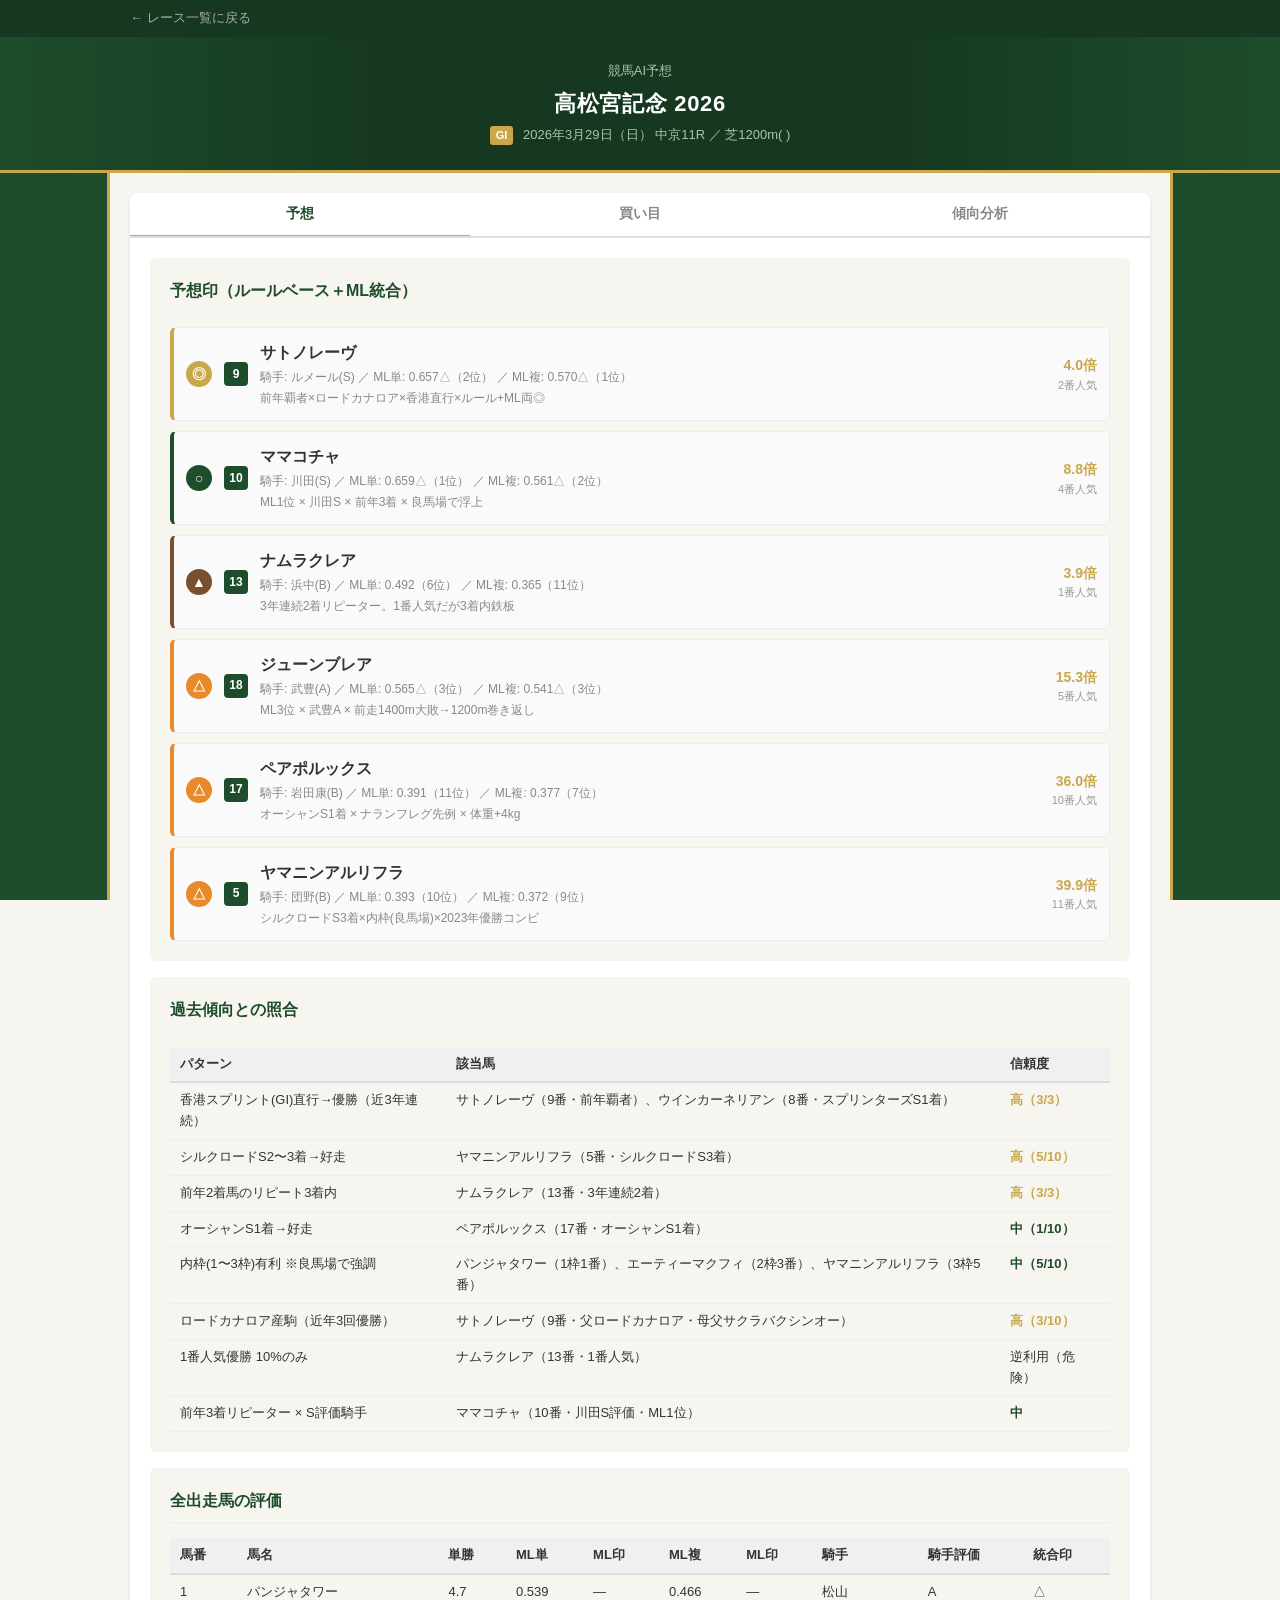
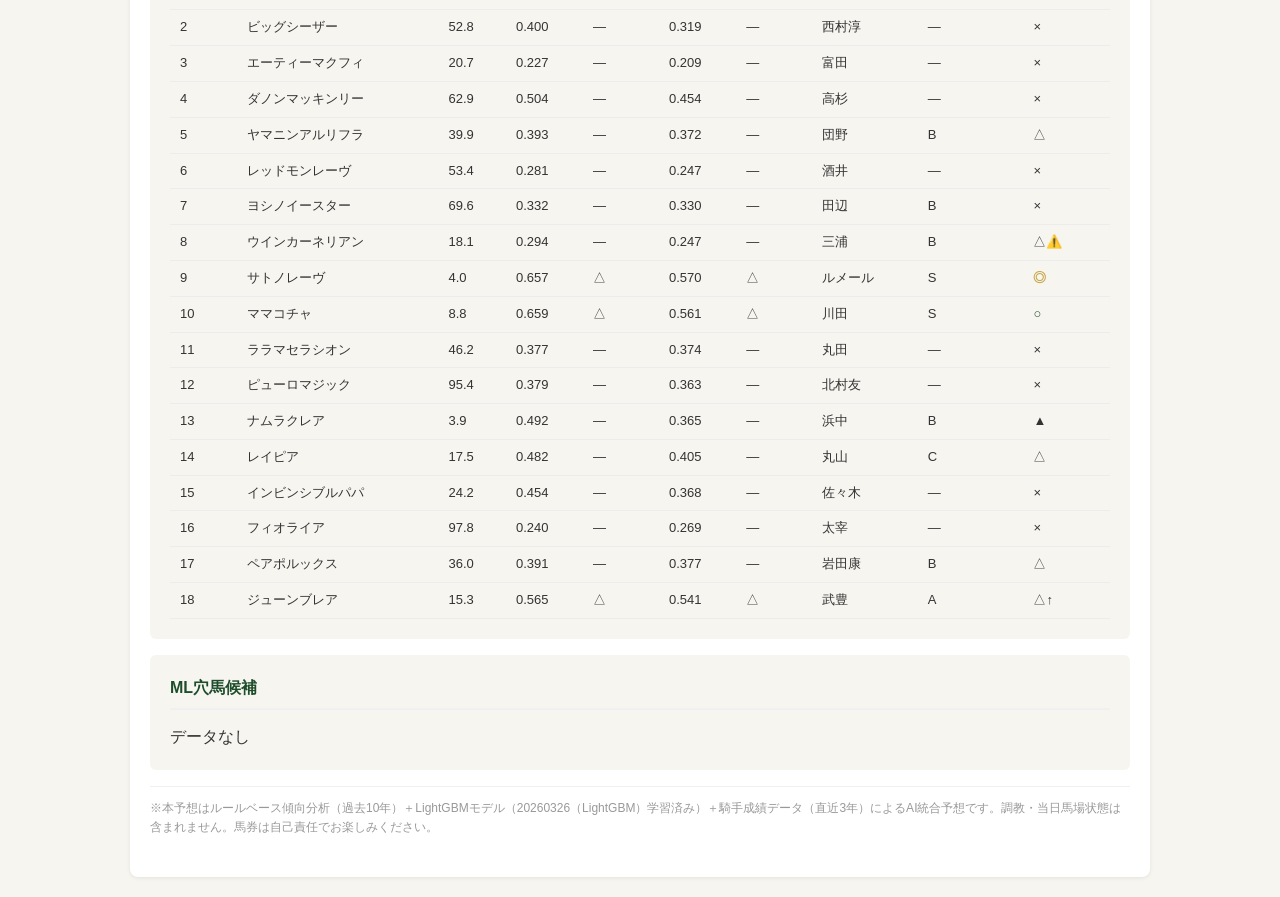
<file: docs/race/takamatsumiya-kinen-2026.html>
<!DOCTYPE html>
<html lang="ja">
<head>
  <meta charset="UTF-8">
  <meta name="viewport" content="width=device-width, initial-scale=1.0">
  <title>高松宮記念 2026 AI予想 | 競馬予想サイト</title>
  <link rel="stylesheet" href="../css/race.css">
</head>
<body>

<div class="back-bar">
  <a href="../index.html" class="back-link">← レース一覧に戻る</a>
</div>

<header>
  <div class="site-name">競馬AI予想</div>
  <h1>高松宮記念 2026</h1>
  <div class="race-meta">
    <span class="grade-badge g1">GI</span>
    2026年3月29日（日） 中京11R ／ 芝1200m( )
  </div>
</header>

<div class="page-wrapper">
<div class="tab-card">

<!-- タブ -->
<div class="tabs">
  <button class="tab-btn active" onclick="switchTab('yoso')">予想</button>
  <button class="tab-btn" onclick="switchTab('kaimoku')">買い目</button>
  <button class="tab-btn" onclick="switchTab('trend')">傾向分析</button>
</div>

<!-- ========== 予想タブ ========== -->
<div id="tab-yoso" class="tab-content active">

  <div class="card">
    <h2>予想印（ルールベース＋ML統合）</h2>
    <div class="horse-list">

      <div class="horse-row row-honmei">
        <span class="badge badge-honmei">◎</span>
        <div class="horse-num">9</div>
        <div class="horse-info">
          <div class="horse-name">サトノレーヴ</div>
          <div class="horse-sub">騎手: ルメール(S) ／ ML単: 0.657△（2位） ／ ML複: 0.570△（1位）</div>
          <div class="horse-sub">前年覇者×ロードカナロア×香港直行×ルール+ML両◎</div>
        </div>
        <div class="horse-odds">4.0倍<small>2番人気</small></div>
      </div>
      <div class="horse-row row-taiko">
        <span class="badge badge-taiko">○</span>
        <div class="horse-num">10</div>
        <div class="horse-info">
          <div class="horse-name">ママコチャ</div>
          <div class="horse-sub">騎手: 川田(S) ／ ML単: 0.659△（1位） ／ ML複: 0.561△（2位）</div>
          <div class="horse-sub">ML1位 × 川田S × 前年3着 × 良馬場で浮上</div>
        </div>
        <div class="horse-odds">8.8倍<small>4番人気</small></div>
      </div>
      <div class="horse-row row-santen">
        <span class="badge badge-santen">▲</span>
        <div class="horse-num">13</div>
        <div class="horse-info">
          <div class="horse-name">ナムラクレア</div>
          <div class="horse-sub">騎手: 浜中(B) ／ ML単: 0.492（6位） ／ ML複: 0.365（11位）</div>
          <div class="horse-sub">3年連続2着リピーター。1番人気だが3着内鉄板</div>
        </div>
        <div class="horse-odds">3.9倍<small>1番人気</small></div>
      </div>
      <div class="horse-row row-tanko">
        <span class="badge badge-tanko">△</span>
        <div class="horse-num">18</div>
        <div class="horse-info">
          <div class="horse-name">ジューンブレア</div>
          <div class="horse-sub">騎手: 武豊(A) ／ ML単: 0.565△（3位） ／ ML複: 0.541△（3位）</div>
          <div class="horse-sub">ML3位 × 武豊A × 前走1400m大敗→1200m巻き返し</div>
        </div>
        <div class="horse-odds">15.3倍<small>5番人気</small></div>
      </div>
      <div class="horse-row row-tanko">
        <span class="badge badge-tanko">△</span>
        <div class="horse-num">17</div>
        <div class="horse-info">
          <div class="horse-name">ペアポルックス</div>
          <div class="horse-sub">騎手: 岩田康(B) ／ ML単: 0.391（11位） ／ ML複: 0.377（7位）</div>
          <div class="horse-sub">オーシャンS1着 × ナランフレグ先例 × 体重+4kg</div>
        </div>
        <div class="horse-odds">36.0倍<small>10番人気</small></div>
      </div>
      <div class="horse-row row-tanko">
        <span class="badge badge-tanko">△</span>
        <div class="horse-num">5</div>
        <div class="horse-info">
          <div class="horse-name">ヤマニンアルリフラ</div>
          <div class="horse-sub">騎手: 団野(B) ／ ML単: 0.393（10位） ／ ML複: 0.372（9位）</div>
          <div class="horse-sub">シルクロードS3着×内枠(良馬場)×2023年優勝コンビ</div>
        </div>
        <div class="horse-odds">39.9倍<small>11番人気</small></div>
      </div>
    </div>
  </div>

  <div class="card">
    <h2>過去傾向との照合</h2>
    <table class="data-table"><thead><tr><th>パターン</th><th>該当馬</th><th>信頼度</th></tr></thead><tbody><tr><td>香港スプリント(GI)直行→優勝（近3年連続）</td><td>サトノレーヴ（9番・前年覇者）、ウインカーネリアン（8番・スプリンターズS1着）</td><td class="pop1">高（3/3）</td></tr>
<tr><td>シルクロードS2〜3着→好走</td><td>ヤマニンアルリフラ（5番・シルクロードS3着）</td><td class="pop1">高（5/10）</td></tr>
<tr><td>前年2着馬のリピート3着内</td><td>ナムラクレア（13番・3年連続2着）</td><td class="pop1">高（3/3）</td></tr>
<tr><td>オーシャンS1着→好走</td><td>ペアポルックス（17番・オーシャンS1着）</td><td class="pop2">中（1/10）</td></tr>
<tr><td>内枠(1〜3枠)有利 ※良馬場で強調</td><td>パンジャタワー（1枠1番）、エーティーマクフィ（2枠3番）、ヤマニンアルリフラ（3枠5番）</td><td class="pop2">中（5/10）</td></tr>
<tr><td>ロードカナロア産駒（近年3回優勝）</td><td>サトノレーヴ（9番・父ロードカナロア・母父サクラバクシンオー）</td><td class="pop1">高（3/10）</td></tr>
<tr><td>1番人気優勝 10%のみ</td><td>ナムラクレア（13番・1番人気）</td><td>逆利用（危険）</td></tr>
<tr><td>前年3着リピーター × S評価騎手</td><td>ママコチャ（10番・川田S評価・ML1位）</td><td class="pop2">中</td></tr>
</tbody></table>
  </div>

  <div class="card">
    <h2>全出走馬の評価</h2>
    <table class="data-table"><thead><tr><th>馬番</th><th>馬名</th><th>単勝</th><th>ML単</th><th>ML印</th><th>ML複</th><th>ML印</th><th>騎手</th><th>騎手評価</th><th>統合印</th></tr></thead><tbody><tr><td>1</td><td>パンジャタワー</td><td>4.7</td><td>0.539</td><td>—</td><td>0.466</td><td>—</td><td>松山</td><td>A</td><td>△</td></tr>
<tr><td>2</td><td>ビッグシーザー</td><td>52.8</td><td>0.400</td><td>—</td><td>0.319</td><td>—</td><td>西村淳</td><td>—</td><td>×</td></tr>
<tr><td>3</td><td>エーティーマクフィ</td><td>20.7</td><td>0.227</td><td>—</td><td>0.209</td><td>—</td><td>富田</td><td>—</td><td>×</td></tr>
<tr><td>4</td><td>ダノンマッキンリー</td><td>62.9</td><td>0.504</td><td>—</td><td>0.454</td><td>—</td><td>高杉</td><td>—</td><td>×</td></tr>
<tr><td>5</td><td>ヤマニンアルリフラ</td><td>39.9</td><td>0.393</td><td>—</td><td>0.372</td><td>—</td><td>団野</td><td>B</td><td>△</td></tr>
<tr><td>6</td><td>レッドモンレーヴ</td><td>53.4</td><td>0.281</td><td>—</td><td>0.247</td><td>—</td><td>酒井</td><td>—</td><td>×</td></tr>
<tr><td>7</td><td>ヨシノイースター</td><td>69.6</td><td>0.332</td><td>—</td><td>0.330</td><td>—</td><td>田辺</td><td>B</td><td>×</td></tr>
<tr><td>8</td><td>ウインカーネリアン</td><td>18.1</td><td>0.294</td><td>—</td><td>0.247</td><td>—</td><td>三浦</td><td>B</td><td>△⚠️</td></tr>
<tr><td>9</td><td>サトノレーヴ</td><td>4.0</td><td>0.657</td><td>△</td><td>0.570</td><td>△</td><td>ルメール</td><td>S</td><td class="pop1">◎</td></tr>
<tr><td>10</td><td>ママコチャ</td><td>8.8</td><td>0.659</td><td>△</td><td>0.561</td><td>△</td><td>川田</td><td>S</td><td class="pop2">○</td></tr>
<tr><td>11</td><td>ララマセラシオン</td><td>46.2</td><td>0.377</td><td>—</td><td>0.374</td><td>—</td><td>丸田</td><td>—</td><td>×</td></tr>
<tr><td>12</td><td>ピューロマジック</td><td>95.4</td><td>0.379</td><td>—</td><td>0.363</td><td>—</td><td>北村友</td><td>—</td><td>×</td></tr>
<tr><td>13</td><td>ナムラクレア</td><td>3.9</td><td>0.492</td><td>—</td><td>0.365</td><td>—</td><td>浜中</td><td>B</td><td>▲</td></tr>
<tr><td>14</td><td>レイピア</td><td>17.5</td><td>0.482</td><td>—</td><td>0.405</td><td>—</td><td>丸山</td><td>C</td><td>△</td></tr>
<tr><td>15</td><td>インビンシブルパパ</td><td>24.2</td><td>0.454</td><td>—</td><td>0.368</td><td>—</td><td>佐々木</td><td>—</td><td>×</td></tr>
<tr><td>16</td><td>フィオライア</td><td>97.8</td><td>0.240</td><td>—</td><td>0.269</td><td>—</td><td>太宰</td><td>—</td><td>×</td></tr>
<tr><td>17</td><td>ペアポルックス</td><td>36.0</td><td>0.391</td><td>—</td><td>0.377</td><td>—</td><td>岩田康</td><td>B</td><td>△</td></tr>
<tr><td>18</td><td>ジューンブレア</td><td>15.3</td><td>0.565</td><td>△</td><td>0.541</td><td>△</td><td>武豊</td><td>A</td><td>△↑</td></tr>
</tbody></table>
    
  </div>

  <div class="card">
    <h2>ML穴馬候補</h2>
    <p>データなし</p>
  </div>

  <p class="note" style="margin:0 0 20px;">
    ※本予想はルールベース傾向分析（過去10年）＋LightGBMモデル（20260326（LightGBM）学習済み）＋騎手成績データ（直近3年）によるAI統合予想です。調教・当日馬場状態は含まれません。馬券は自己責任でお楽しみください。
  </p>
</div>

<!-- ========== 買い目タブ ========== -->
<div id="tab-kaimoku" class="tab-content">

  <div class="card">
    <h2>推奨買い目（◎⑨サトノレーヴ軸）</h2>
    <h3>メインライン（◎軸）</h3>
    <table class="bet-table"><thead><tr><th>式別</th><th>内容</th><th>根拠</th></tr></thead><tbody><tr><td><span class="bet-type">単勝</span></td><td>⑨</td><td>本命</td></tr>
<tr><td><span class="bet-type">馬連</span></td><td>⑨ー⑩</td><td>◎-○（ルール+ML両方推し）</td></tr>
<tr><td><span class="bet-type">馬連</span></td><td>⑨ー⑬</td><td>◎-▲</td></tr>
<tr><td><span class="bet-type">馬連</span></td><td>⑨ー⑱</td><td>◎-△（ML3位・武豊）</td></tr>
<tr><td><span class="bet-type">馬連</span></td><td>⑨ー⑰</td><td>◎-△（穴）</td></tr>
<tr><td><span class="bet-type">馬連</span></td><td>⑨ー⑤</td><td>◎-△（穴・良馬場内枠）</td></tr>
<tr><td><span class="bet-type">3連複</span></td><td>⑨ー⑩ー⑬</td><td>◎-○-▲ メイン</td></tr>
<tr><td><span class="bet-type">3連複</span></td><td>⑨ー⑩ー⑱</td><td>◎-○-△（ML上位3頭）</td></tr>
<tr><td><span class="bet-type">3連複</span></td><td>⑨ー⑬ー⑱</td><td>◎-▲-△</td></tr>
<tr><td><span class="bet-type">3連複</span></td><td>⑨ー⑩ー⑰</td><td>◎-○-穴</td></tr>
<tr><td><span class="bet-type">3連複</span></td><td>⑨ー⑩ー⑤</td><td>◎-○-大穴（良馬場内枠）</td></tr>
</tbody></table>
    <h3 style="margin-top:16px;">保険ライン（◎が飛んだ時用）</h3>
    <table class="bet-table"><thead><tr><th>式別</th><th>内容</th><th>根拠</th></tr></thead><tbody><tr><td><span class="bet-type">馬連</span></td><td>⑩ー⑬</td><td>○-▲（ML1位×リピーター）</td></tr>
<tr><td><span class="bet-type">馬連</span></td><td>⑬ー⑱</td><td>▲-△（リピーター×武豊）</td></tr>
<tr><td><span class="bet-type">馬連</span></td><td>⑩ー⑱</td><td>○-△（ML1位×ML3位）</td></tr>
<tr><td><span class="bet-type">3連複</span></td><td>⑩ー⑬ー⑱</td><td>○-▲-△（ML上位組）</td></tr>
<tr><td><span class="bet-type">馬連</span></td><td>⑬ー⑰</td><td>▲-穴（ナランフレグ先例）</td></tr>
</tbody></table>
  </div>

  <div class="card">
    <h2>全出走馬オッズ</h2>
    <table class="data-table"><thead><tr><th>馬番</th><th>人気</th><th>単勝オッズ</th><th>複勝下限</th><th>馬名</th><th>馬体重 (増減)</th></tr></thead><tbody><tr><td>13</td><td class="pop1">1</td><td>3.9</td><td>1.4</td><td>ナムラクレア</td><td>476 (-8)</td></tr>
<tr><td>9</td><td class="pop2">2</td><td>4.0</td><td>1.6</td><td>サトノレーヴ</td><td>530 (-2)</td></tr>
<tr><td>1</td><td>3</td><td>4.7</td><td>2.0</td><td>パンジャタワー</td><td>486 (前計不)</td></tr>
<tr><td>10</td><td>4</td><td>8.8</td><td>2.2</td><td>ママコチャ</td><td>492 (-2)</td></tr>
<tr><td>18</td><td>5</td><td>15.3</td><td>2.9</td><td>ジューンブレア</td><td>484 (-4)</td></tr>
<tr><td>14</td><td>6</td><td>17.5</td><td>3.9</td><td>レイピア</td><td>516 (+6)</td></tr>
<tr><td>8</td><td>7</td><td>18.1</td><td>4.3</td><td>ウインカーネリアン</td><td>516 (+3)</td></tr>
<tr><td>3</td><td>8</td><td>20.7</td><td>4.0</td><td>エーティーマクフィ</td><td>476 (-6)</td></tr>
<tr><td>15</td><td>9</td><td>24.2</td><td>5.9</td><td>インビンシブルパパ</td><td>522 (+8)</td></tr>
<tr><td>17</td><td>10</td><td>36.0</td><td>6.8</td><td>ペアポルックス</td><td>478 (+4)</td></tr>
<tr><td>5</td><td>11</td><td>39.9</td><td>6.2</td><td>ヤマニンアルリフラ</td><td>494 (-8)</td></tr>
<tr><td>2</td><td>13</td><td>52.8</td><td>7.8</td><td>ビッグシーザー</td><td>520 (0)</td></tr>
<tr><td>6</td><td>14</td><td>53.4</td><td>8.1</td><td>レッドモンレーヴ</td><td>500 (-18)</td></tr>
<tr><td>4</td><td>15</td><td>62.9</td><td>11.2</td><td>ダノンマッキンリー</td><td>472 (0)</td></tr>
<tr><td>11</td><td>12</td><td>46.2</td><td>7.2</td><td>ララマセラシオン</td><td>530 (+4)</td></tr>
<tr><td>7</td><td>16</td><td>69.6</td><td>8.8</td><td>ヨシノイースター</td><td>492 (+6)</td></tr>
<tr><td>12</td><td>17</td><td>95.4</td><td>17.2</td><td>ピューロマジック</td><td>456 (-2)</td></tr>
<tr><td>16</td><td>18</td><td>97.8</td><td>15.3</td><td>フィオライア</td><td>464 (-4)</td></tr>
</tbody></table>
  </div>

  <div class="card">
    <h2>総評</h2>
    <p style="font-size:14px;line-height:1.8;margin-top:16px;"><strong>◎サトノレーヴ（9番）を本命とする。ルールとMLが完全に一致した最有力候補。</strong></p>
<p style="font-size:14px;line-height:1.8;margin-top:12px;">前年覇者×ロードカナロア産駒×母父サクラバクシンオー×香港スプリント直行（近3年連続優勝経路）というルールベースの全条件合致に加え、MLスコア全体2位（0.657）が後押し。ルメールS評価・馬体重530kg(-2)の安定も万全。今年は良馬場確認済みで2025年の優勝条件と酷似。</p>
<p style="font-size:14px;line-height:1.8;margin-top:16px;"><strong>最大の注目ポイント: ○ママコチャ（10番）のML1位浮上。</strong></p>
<p style="font-size:14px;line-height:1.8;margin-top:12px;">ルールベースでは△評価だったが、<strong>MLスコア全体1位（0.659）</strong>という衝撃の結果。さらに川田将雅S評価（勝率26.3%・複勝56.1%）という最強騎手コンビ。前年3着からのリピートで良馬場での先行力も武器。4番人気8.8倍は割安感があり、◎の相手筆頭として○に昇格させる。</p>
<p style="font-size:14px;line-height:1.8;margin-top:16px;"><strong>▲ナムラクレア（13番）は3着内確保の鉄板だが頭は危険。</strong></p>
<p style="font-size:14px;line-height:1.8;margin-top:12px;">3年連続2着のシルバーコレクター。3着内確率は極めて高いがMLスコア6位（0.492）と上位3頭に及ばず、良馬場での外枠（7枠）マイナスも重なる。1番人気（3.9倍）での単勝は投資効率が悪い。連複の軸として活用するのが最適。</p>
<p style="font-size:14px;line-height:1.8;margin-top:16px;"><strong>ML3位⑱ジューンブレアと穴馬⑰ペアポルックス・⑤ヤマニンアルリフラに注意。</strong></p>
<p style="font-size:14px;line-height:1.8;margin-top:12px;">ジューンブレア（0.565）は前走1400m大敗の印象が悪いが、MLは1200mでの能力を評価。武豊A評価×良馬場1200mで変わり身十分。ペアポルックスはオーシャンS1着から馬体重+4kgの良化で36.0倍の大穴候補。ヤマニンアルリフラは良馬場で内枠の恩恵が最大化される。</p>
<p style="font-size:14px;line-height:1.8;margin-top:16px;"><strong>ウインカーネリアン（8番）はML乖離に要注意。</strong></p>
<p style="font-size:14px;line-height:1.8;margin-top:4px;">ルールベースでは○評価だったが、MLスコア15位（0.294）という大幅下位が気になる。香港直行ルートの近年トレンドをMLが学習しきれていない可能性もあるが、より保守的な評価として△に留める。</p>

  </div>

</div>

<!-- ========== 傾向分析タブ ========== -->
<div id="tab-trend" class="tab-content">

  <div class="card"><h2>過去10年の結果（2016〜2025）</h2><table class="data-table"><thead><tr><th>年</th><th>1着</th><th>人気</th><th>枠</th><th>2着</th><th>人気</th><th>枠</th><th>3着</th><th>人気</th><th>枠</th><th>馬場</th></tr></thead><tbody>
<tr><td>2016</td><td>ビッグアーサー</td><td>4</td><td>2</td><td>ミッキーアイル</td><td>3</td><td>3</td><td>アルビアーノ</td><td>8</td><td>4</td><td>良</td></tr>
<tr><td>2017</td><td>セイウンコウセイ</td><td>4</td><td>3</td><td>レッツゴードンキ</td><td>13</td><td>2</td><td>レッドファルクス</td><td>8</td><td>4</td><td>稍重</td></tr>
<tr><td>2018</td><td>ファインニードル</td><td>6</td><td>5</td><td>レッツゴードンキ</td><td>8</td><td>4</td><td>ナックビーナス</td><td>6</td><td>4</td><td>良</td></tr>
<tr><td>2019</td><td>ミスターメロディ</td><td>4</td><td>2</td><td>セイウンコウセイ</td><td>3</td><td>2</td><td>ショウナンアンセム</td><td>13</td><td>4</td><td>良</td></tr>
<tr><td>2020</td><td>モズスーパーフレア</td><td>1</td><td>8</td><td>グランアレグリア</td><td>13</td><td>4</td><td>ダイアトニック</td><td>4</td><td>2</td><td>重</td></tr>
<tr><td>2021</td><td>ダノンスマッシュ</td><td>10</td><td>7</td><td>レシステンシア</td><td>6</td><td>8</td><td>インディチャンプ</td><td>11</td><td>5</td><td>重</td></tr>
<tr><td>2022</td><td>ナランフレグ</td><td>15</td><td>1</td><td>ロータスランド</td><td>7</td><td>5</td><td>キルロード</td><td>3</td><td>5</td><td>重</td></tr>
<tr><td>2023</td><td>ファストフォース</td><td>7</td><td>7</td><td>ナムラクレア</td><td>10</td><td>7</td><td>トゥラヴェスーラ</td><td>10</td><td>1</td><td>不良</td></tr>
<tr><td>2024</td><td>マッドクール</td><td>3</td><td>1</td><td>ナムラクレア</td><td>10</td><td>2</td><td>ビクターザウィナー</td><td>1</td><td>5</td><td>重</td></tr>
<tr><td>2025</td><td>サトノレーヴ</td><td>7</td><td>5</td><td>ナムラクレア</td><td>13</td><td>7</td><td>ママコチャ</td><td>9</td><td>7</td><td>良</td></tr>
</tbody></table>
    <p style="font-size:12px; color:#999; margin-top:8px;">※2016〜2025年はオッズ・人気データが保存されていないため一部非公開</p>
  </div>
  <div class="card"><h2>人気・オッズ傾向</h2><h3 style="margin-top:16px;">1着馬の人気分布</h3>
<table class="data-table"><thead><tr><th>人気</th><th>回数</th><th>割合</th></tr></thead><tbody>
<tr><td>1番人気</td><td>1回</td><td>10%</td></tr>
<tr><td>2〜3番人気</td><td>1回</td><td>10%</td></tr>
<tr><td>4〜6番人気</td><td>4回</td><td>40%</td></tr>
<tr><td>7〜9番人気</td><td>2回</td><td>20%</td></tr>
<tr><td>10番人気以下</td><td>2回</td><td>20%</td></tr>
</tbody></table><p style="font-size:13px;margin-top:6px;"><strong>→ 1番人気優勝は10年で1回(10%)のみ。1番人気を中心に買うのは最悪な戦略。</strong></p>
<p style="font-size:13px;margin-top:6px;"><strong>→ 4〜6番人気が最多（40%）。中穴が狙い目。</strong></p>
<h3 style="margin-top:16px;">3着内に入った人気帯</h3>
<ul class="rule-list"><li>1番人気の3着内は2/10年（2020年1着・2024年3着のみ）→ 1番人気は過半数で馬券外</li><li>10番人気以下の3着内: 少なくとも8回（複数年で出現）→ <strong>大穴も毎年のように絡む</strong></li><li>3着内の人気の内訳平均: 上位3頭の合計人気は毎年ばらつきが大きい</li></ul>
<h3 style="margin-top:16px;">馬連・3連複の傾向</h3>
<ul class="rule-list"><li>1番人気×2番人気で決まったことは10年で0回</li><li>重・不良馬場年（2020〜2024）は特に荒れる傾向</li><li>良馬場でも2016年（4-3-8番人気）とそこそこ荒れた</li><li><strong>買い方: 軸1頭多め流しが有効。1番人気を外しても三連単は美味しくなる</strong></li></ul>
</div>
  <div class="card"><h2>前走パターン・臨戦過程</h2><h3 style="margin-top:16px;">勝ち馬の前走レース</h3>
<table class="data-table"><thead><tr><th>年</th><th>勝ち馬</th><th>前走レース</th><th>前走着順</th></tr></thead><tbody>
<tr><td>2016</td><td>ビッグアーサー</td><td>シルクロードS(GIII)</td><td>5着</td></tr>
<tr><td>2017</td><td>セイウンコウセイ</td><td>シルクロードS(GIII)</td><td>2着</td></tr>
<tr><td>2018</td><td>ファインニードル</td><td>シルクロードS(GIII)</td><td>1着</td></tr>
<tr><td>2019</td><td>ミスターメロディ</td><td>阪急杯(GIII)</td><td>7着</td></tr>
<tr><td>2020</td><td>モズスーパーフレア</td><td>シルクロードS(GIII)</td><td>4着</td></tr>
<tr><td>2021</td><td>ダノンスマッシュ</td><td>香港スプリント(GI)</td><td>1着</td></tr>
<tr><td>2022</td><td>ナランフレグ</td><td>オーシャンS(GIII)</td><td>2着</td></tr>
<tr><td>2023</td><td>ファストフォース</td><td>シルクロードS(GIII)</td><td>2着</td></tr>
<tr><td>2024</td><td>マッドクール</td><td>香港スプリント(GI)</td><td>海外直行</td></tr>
<tr><td>2025</td><td>サトノレーヴ</td><td>香港スプリント(GI)</td><td>3着→直行</td></tr>
</tbody></table><p style="font-size:13px;margin-top:6px;"><strong>→【最重要法則】シルクロードS(GIII)経由が10年で5回（50%）と最多。前走着順は1〜5着と不問。</strong></p>
<p style="font-size:13px;margin-top:6px;"><strong>→ 香港スプリント(GI)直行が3回（近年3連続）。この経路は近年のトレンドで要注目。</strong></p>
<p style="font-size:13px;margin-top:6px;"><strong>→ オーシャンS経由も1回。前走2着など好走から直行は有効。</strong></p>
<h3 style="margin-top:16px;">前走着順の傾向</h3>
<ul class="rule-list"><li>シルクロードS経由: 1〜5着と幅広い。前走5着でも翌月巻き返す（2016年）</li><li>香港スプリント直行: 近年3年連続で同経路の馬が優勝（2021・2024・2025）</li><li><strong>前走惨敗（7着以下）から優勝したのは2019年ミスターメロディ（阪急杯7着→高松宮1着）のみ</strong></li><li>前走G3の2〜5着 → 高松宮で入着するパターンが多数</li></ul>
<h3 style="margin-top:16px;">距離ローテーション</h3>
<ul class="rule-list"><li>前走1200m（シルクロードS・オーシャンS）→ 主流経路</li><li>前走1400m（阪急杯）→ 1回のみ（距離短縮パターン）</li><li>海外1200m直行 → 近年の主要経路</li></ul>
</div>
  <div class="card"><h2>枠番傾向</h2><h3 style="margin-top:16px;">1着馬の枠番</h3>
<table class="data-table"><thead><tr><th>枠</th><th>1着回数</th></tr></thead><tbody>
<tr><td>1枠</td><td>2回（2022・2024）</td></tr>
<tr><td>2枠</td><td>2回（2016・2019）</td></tr>
<tr><td>3枠</td><td>1回（2017）</td></tr>
<tr><td>4枠</td><td>0回</td></tr>
<tr><td>5枠</td><td>2回（2018・2025）</td></tr>
<tr><td>6枠</td><td>0回</td></tr>
<tr><td>7枠</td><td>2回（2021・2023）</td></tr>
<tr><td>8枠</td><td>1回（2020）</td></tr>
</tbody></table><p style="font-size:13px;margin-top:6px;"><strong>→ 内枠(1〜3枠): 5回、中枠(4〜6枠): 2回、外枠(7〜8枠): 3回</strong></p>
<p style="font-size:13px;margin-top:6px;"><strong>→ 内枠やや有利。4枠・6枠の勝利なし（10年）。</strong></p>
<p style="font-size:13px;margin-top:6px;"><strong>→ ただし2023年不良・2021年重では外枠が勝利しており、馬場が悪化すると外枠不利が薄れる可能性も。</strong></p>
<h3 style="margin-top:16px;">3着以内の枠番傾向</h3>
<ul class="rule-list"><li>全10年で3着以内30頭の枠分布: 内枠(1〜3枠)が15頭(50%)と過半数</li><li>特に1〜2枠は優勝・複勝ともに成績安定</li><li>8枠は勝ち馬1頭（2020年）だが、複勝圏外になることも多い</li></ul>
</div>
  <div class="card"><h2>血統傾向</h2><h3 style="margin-top:16px;">歴代勝ち馬の父系</h3>
<table class="data-table"><thead><tr><th>年</th><th>勝ち馬</th><th>父</th><th>父系</th></tr></thead><tbody>
<tr><td>2016</td><td>ビッグアーサー</td><td>サクラバクシンオー</td><td>テスコボーイ系（欧州）</td></tr>
<tr><td>2017</td><td>セイウンコウセイ</td><td>アドマイヤムーン</td><td>フォーティナイナー系（北米Mr.P）</td></tr>
<tr><td>2018</td><td>ファインニードル</td><td>アドマイヤムーン</td><td>同上</td></tr>
<tr><td>2019</td><td>ミスターメロディ</td><td>Scat Daddy</td><td>ストームキャット系（北米）</td></tr>
<tr><td>2020</td><td>モズスーパーフレア</td><td>トランセンド</td><td>Gone West系（北米Mr.P）</td></tr>
<tr><td>2021</td><td>ダノンスマッシュ</td><td>ロードカナロア</td><td>キングカメハメハ→Kingmambo系</td></tr>
<tr><td>2022</td><td>ナランフレグ</td><td>ゴールドアリュール</td><td>サンデーサイレンス系（SS）</td></tr>
<tr><td>2023</td><td>ファストフォース</td><td>ロードカナロア</td><td>キングカメハメハ→Kingmambo系</td></tr>
<tr><td>2024</td><td>マッドクール</td><td>Dark Angel</td><td>Royal Applause系（欧州）</td></tr>
<tr><td>2025</td><td>サトノレーヴ</td><td>ロードカナロア</td><td>キングカメハメハ→Kingmambo系</td></tr>
</tbody></table><p style="font-size:13px;margin-top:6px;"><strong>→ ロードカナロア産駒が3回（21・23・25年）と最多。近年（2021〜2025）で3/5回。</strong></p>
<p style="font-size:13px;margin-top:6px;"><strong>→ 北米Mr.Prospector系（アドマイヤムーン・Gone West・Scat Daddy）が3回。</strong></p>
<p style="font-size:13px;margin-top:6px;"><strong>→ SS系単体は1回（ナランフレグ/ゴールドアリュール）。ディープ系の勝利なし（10年）。</strong></p>
<h3 style="margin-top:16px;">3着以内に入りやすい血統特徴</h3>
<ul class="rule-list"><li><strong>ロードカナロア産駒</strong>: 優勝3回（21・23・25年）＋複数回の入着実績あり</li><li><strong>父に非サンデー系（欧米系スプリント血統）を持つ馬</strong>: 中京1200mの高速馬場に合う</li><li><strong>母父サクラバクシンオー</strong>: 2023年ファストフォース・2025年サトノレーヴの優勝馬に共通（中京1200m特化型）</li></ul>
</div>
  <div class="card"><h2>リピーター傾向</h2><ul class="rule-list"><li><strong>ナムラクレア</strong>: 2023年2着・2024年2着・2025年2着 → 3年連続2着の「シルバーコレクター」。勝ちきれないが毎年3着内は必至と言っていいレベル</li><li><strong>セイウンコウセイ</strong>: 2017年1着→2018年6着→2019年2着 → 複数年絡む典型的なリピーター（当年出走なし）</li><li><strong>ダノンスマッシュ</strong>: 2019年4着→2020年10着→2021年1着 → 3年目で優勝。叩き台型から頂点へ</li><li><strong>サトノレーヴ</strong>: 2025年1着 → 前年覇者として今年参戦（リピーター候補）</li></ul>
<p style="font-size:13px;margin-top:6px;"><strong>→ このレースは3〜4年出走してくる馬が多く、前年2着馬・前年好走馬の扱いは重要。</strong></p>
</div>
  <div class="card"><h2>法則まとめ</h2><table class="data-table"><thead><tr><th>カテゴリ</th><th>法則</th></tr></thead><tbody>
<tr><td>人気</td><td>1番人気優勝は10%のみ。4〜6番人気の中穴が最多（40%）。荒れ度合いは非常に高い</td></tr>
<tr><td>枠番</td><td>内枠(1〜3枠)が5回と最多。4枠・6枠の勝利なし（10年）。外枠は悪馬場年に勝利あり</td></tr>
<tr><td>前走</td><td>シルクロードS経由が最多（5/10）。前走着順不問（1〜5着全OK）。近3年は香港スプリント直行が優勝</td></tr>
<tr><td>血統</td><td>ロードカナロア産駒最多（3回）。ディープインパクト産駒の優勝なし。北米・欧州スプリント系が有利</td></tr>
<tr><td>リピーター</td><td>ナムラクレアは3年連続2着。前年優勝馬・2着馬は翌年も要注目</td></tr>
<tr><td>荒れ方</td><td>10番人気以上の穴馬が毎年複数頭絡む。複勝2.0倍以下の人気馬は過信禁物</td></tr>
<tr><td>年齢</td><td>5〜6歳馬が多く好走。古馬（7〜9歳）でも上位争い可能（ナムラクレア7歳で3年連続2着等）</td></tr>
<tr><td>馬場</td><td>重・不良馬場での開催が10年で6回（2020〜2024で5回）。前走の良馬場成績だけで判断してはいけない</td></tr>
</tbody></table></div>
  <div class="card"><h2>予想への応用</h2><ol class="rule-list"><li><strong>サトノレーヴ（9番）が筆頭評価</strong>: 前年優勝 × ロードカナロア産駒 × 母父サクラバクシンオー × 香港スプリント直行ルート（過去3回優勝）× ルメール騎乗。複数の法則に合致</li><li><strong>ナムラクレア（13番）は3着内確保要員</strong>: 3年連続2着のシルバーコレクター。1番人気で馬券中心に置くのは危険だが、3着内からは外しにくい。7枠外枠が唯一の減点</li><li><strong>ペアポルックス（17番）は穴馬筆頭</strong>: オーシャンS1着経由（2022年ナランフレグが同経路15番人気優勝）。10番人気30倍の高配当候補</li><li><strong>ウインカーネリアン（8番）は実力上位の中穴</strong>: 2025年スプリンターズS1着 × 香港スプリント直行ルート（過去3回優勝）。8番人気19.6倍と割安</li><li><strong>ヤマニンアルリフラ（5番）は前走型一致の穴</strong>: シルクロードS3着（最多ステップ）× 3枠内枠。11番人気38倍の大穴候補</li><li><strong>1番人気ナムラクレアを軸にした馬券は回収率悪化リスク大</strong>: 過去10年で1番人気優勝は2020年の1回のみ（10%）。三連単の本命軸には向かない</li></ol>
<p style="font-size:13px;margin-top:6px;">*生成日: 2026-03-28*</p>
</div>


  <p class="note" style="margin:0 0 20px;">
    ※分析対象: 2016〜2025年（10年分）。中京芝1200m（良〜不良）。生成日: 2026-03-28
  </p>
</div>

</div><!-- /tab-card -->
</div><!-- /page-wrapper -->

<script src="../js/race.js"></script>
</body>
</html>
</file>
<file: docs/css/style.css>
*, *::before, *::after { box-sizing: border-box; margin: 0; padding: 0; }

/* ===== 競馬テーマカラー =====
   芝グリーン  : #1e4d2b
   ゴールド    : #c8a84b
   ダートブラウン: #7a4f2d
   ========================= */

body {
  font-family: -apple-system, BlinkMacSystemFont, "Segoe UI", "Helvetica Neue", Arial, sans-serif;
  background: #f7f5f0;
  color: #2c2416;
  line-height: 1.6;
}

/* 左右アクセントカラー帯（ビューポート > 1060px のときだけ表示） */
body::before,
body::after {
  content: '';
  position: fixed;
  top: 0; bottom: 0;
  width: max(0px, calc((100vw - 1060px) / 2));
  background: linear-gradient(to right, #1e4d2b calc(100% - 3px), #c8a84b calc(100% - 3px));
  z-index: -1;
  pointer-events: none;
}
body::before { left: 0; }
body::after {
  right: 0;
  background: linear-gradient(to left, #1e4d2b calc(100% - 3px), #c8a84b calc(100% - 3px));
}

header {
  background: linear-gradient(to right, #1e4d2b, #163820 30%, #163820 70%, #1e4d2b);
  color: #fff;
  padding: 55px 40px;
  text-align: center;
  border-bottom: 3px solid #c8a84b;
}
header h1 { font-size: 22px; font-weight: 700; letter-spacing: 0.03em; }
header p { font-size: 13px; color: #a8c8a0; margin-top: 4px; }

/* 2カラムレイアウト */
.layout {
  max-width: 1060px;
  margin: 0 auto;
  padding: 24px 20px;
  display: flex;
  gap: 28px;
  align-items: flex-start;
}
.main { flex: 1; min-width: 0; }
.sidebar { width: 200px; flex-shrink: 0; }

/* セクション見出し */
.section-title {
  font-size: 13px;
  font-weight: 700;
  color: #7a4f2d;
  letter-spacing: 0.08em;
  text-transform: uppercase;
  margin-bottom: 12px;
  padding-bottom: 6px;
  border-bottom: 2px solid #c8a84b;
}

/* レースカード */
.race-grid { display: flex; flex-direction: column; gap: 12px; margin-bottom: 32px; }

.race-card {
  background: #fff;
  border-radius: 8px;
  padding: 16px 20px;
  box-shadow: 0 1px 4px rgba(0,0,0,0.08);
  display: flex;
  align-items: center;
  gap: 16px;
  text-decoration: none;
  color: inherit;
  transition: box-shadow 0.15s;
  border-left: 4px solid #1e4d2b;
}
.race-card:hover { box-shadow: 0 3px 12px rgba(30,77,43,0.15); }
.race-card.grade-g1 { border-left-color: #c8a84b; }
.race-card.grade-g2 { border-left-color: #1e4d2b; }
.race-card.grade-g3 { border-left-color: #7a4f2d; }

.race-grade {
  display: inline-flex; align-items: center; justify-content: center;
  width: 36px; height: 36px; border-radius: 6px;
  font-size: 12px; font-weight: 700; flex-shrink: 0;
}
.race-grade.g1 { background: #c8a84b; color: #fff; }
.race-grade.g2 { background: #1e4d2b; color: #fff; }
.race-grade.g3 { background: #7a4f2d; color: #fff; }

.race-info { flex: 1; }
.race-name { font-size: 16px; font-weight: 700; }
.race-meta { font-size: 12px; color: #888; margin-top: 2px; }

.race-honmei { text-align: right; flex-shrink: 0; }
.honmei-label { font-size: 11px; color: #999; }
.honmei-name { font-size: 14px; font-weight: 700; color: #1e4d2b; }
.honmei-badge {
  display: inline-block; background: #c8a84b; color: #fff;
  font-size: 11px; font-weight: 700; padding: 1px 5px;
  border-radius: 3px; margin-right: 4px;
}

/* about */
.about-card {
  background: #fff; border-radius: 8px; padding: 20px;
  box-shadow: 0 1px 4px rgba(0,0,0,0.08);
}
.about-card h2 { font-size: 15px; font-weight: 700; margin-bottom: 10px; color: #1e4d2b; }
.about-card p { font-size: 13px; color: #666; line-height: 1.8; margin-bottom: 8px; }
.tag-list { display: flex; flex-wrap: wrap; gap: 6px; margin-top: 12px; }
.tag { background: #eef5eb; color: #1e4d2b; font-size: 12px; padding: 3px 10px; border-radius: 20px; border: 1px solid #c0d8b8; }

/* サイドバー共通 */
.sidebar-card {
  background: #fff;
  border-radius: 8px;
  padding: 16px;
  box-shadow: 0 1px 4px rgba(0,0,0,0.08);
}
.sidebar-card h2 {
  font-size: 14px;
  font-weight: 700;
  color: #1e4d2b;
  margin-bottom: 12px;
  padding-bottom: 8px;
  border-bottom: 2px solid #c8a84b;
}

/* カレンダー */
.cal-nav {
  display: flex; align-items: center; justify-content: space-between;
  margin-bottom: 10px;
}
.cal-nav button {
  background: none; border: none; cursor: pointer;
  color: #888; font-size: 16px; padding: 2px 6px;
  border-radius: 4px; line-height: 1;
}
.cal-nav button:hover { background: #f0f0f0; color: #333; }
.cal-month-label { font-size: 13px; font-weight: 700; color: #1e4d2b; }
.cal-grid {
  display: grid; grid-template-columns: repeat(7, 1fr);
  gap: 2px; text-align: center;
}
.cal-dow {
  font-size: 10px; color: #aaa; font-weight: 700;
  padding: 2px 0; letter-spacing: 0.04em;
}
.cal-dow.sun { color: #c0392b; }
.cal-dow.sat { color: #1e4d2b; }
.cal-day {
  font-size: 11px; padding: 4px 2px; border-radius: 4px;
  position: relative; cursor: default; line-height: 1.4;
}
.cal-day.sun { color: #c0392b; }
.cal-day.sat { color: #1e4d2b; }
.cal-day.today {
  background: #c8a84b; color: #fff !important;
  font-weight: 700; border-radius: 50%;
}
.cal-day.has-race { cursor: pointer; }
.cal-day.has-race:hover { background: #f5f5f5; }
.cal-dot {
  display: block; width: 4px; height: 4px;
  border-radius: 50%; margin: 1px auto 0;
}

/* 年の折りたたみ */
.archive-year { margin-bottom: 4px; }
.archive-year summary {
  list-style: none;
  cursor: pointer;
  font-size: 13px;
  font-weight: 700;
  color: #444;
  padding: 4px 0;
  user-select: none;
}
.archive-year summary::-webkit-details-marker { display: none; }
.archive-year summary:hover { color: #1e4d2b; }
.archive-year[open] summary { color: #1e4d2b; }

/* 月リスト */
.archive-months { padding: 2px 0 4px 8px; }
.archive-month { margin-bottom: 2px; }
.archive-month summary {
  list-style: none;
  cursor: pointer;
  font-size: 13px;
  color: #555;
  padding: 3px 0;
  user-select: none;
}
.archive-month summary::-webkit-details-marker { display: none; }
.archive-month summary:hover { color: #c8a84b; }
.archive-month summary .count { color: #aaa; font-size: 12px; }

/* レースリンク */
.archive-race-list { padding: 2px 0 4px 8px; }
.archive-race-link {
  display: flex;
  align-items: center;
  gap: 6px;
  padding: 4px 0;
  text-decoration: none;
  color: #555;
  font-size: 12px;
  border-bottom: 1px solid #f5f5f5;
}
.archive-race-link:last-child { border-bottom: none; }
.archive-race-link:hover { color: #c8a84b; }
.archive-grade-dot {
  width: 8px; height: 8px; border-radius: 50%; flex-shrink: 0;
}
.dot-g1 { background: #c8a84b; }
.dot-g2 { background: #1e4d2b; }
.dot-g3 { background: #7a4f2d; }

footer { text-align: center; font-size: 12px; color: #aaa; padding: 24px 20px; }

@media (max-width: 720px) {
  .layout { flex-direction: column; }
  .sidebar { width: 100%; }
  .race-name { font-size: 15px; }
  .race-honmei { display: none; }
}
</file>
<file: docs/css/race.css>
/* ===== 競馬テーマカラー =====
   芝グリーン    : #1e4d2b
   ゴールド      : #c8a84b
   ダートブラウン : #7a4f2d
   ========================= */

*, *::before, *::after { box-sizing: border-box; margin: 0; padding: 0; }

body {
  font-family: -apple-system, BlinkMacSystemFont, "Segoe UI", "Helvetica Neue", Arial, sans-serif;
  background: #f7f5f0;
  color: #333;
  line-height: 1.6;
  -webkit-text-size-adjust: 100%;
  text-size-adjust: 100%;
}
body::before,
body::after {
  content: '';
  position: fixed;
  top: 0; bottom: 0;
  width: max(0px, calc((100vw - 1060px) / 2));
  background: linear-gradient(to right, #1e4d2b calc(100% - 3px), #c8a84b calc(100% - 3px));
  z-index: -1;
  pointer-events: none;
}
body::before { left: 0; }
body::after {
  right: 0;
  background: linear-gradient(to left, #1e4d2b calc(100% - 3px), #c8a84b calc(100% - 3px));
}

/* 戻るリンク */
.back-bar { background: #163820; }
.back-link {
  display: block;
  max-width: 1060px;
  margin: 0 auto;
  padding: 8px 20px;
  color: #aaa;
  text-decoration: none;
  font-size: 13px;
}
.back-link:hover { color: #fff; }

/* ヘッダー */
header {
  background: linear-gradient(to right, #1e4d2b, #163820 30%, #163820 70%, #1e4d2b);
  color: #fff;
  padding: 24px 40px;
  text-align: center;
  border-bottom: 3px solid #c8a84b;
}
header .site-name { font-size: 13px; color: #a8c8a0; margin-bottom: 4px; }
header h1 { font-size: 22px; font-weight: 700; letter-spacing: 0.03em; }
header .race-meta { font-size: 13px; color: #a8c8a0; margin-top: 4px; }
header .grade-badge {
  display: inline-block;
  color: #fff;
  font-size: 11px;
  font-weight: 700;
  padding: 1px 6px;
  border-radius: 3px;
  margin-right: 6px;
}
header .grade-badge.g1 { background: #c8a84b; }
header .grade-badge.g2 { background: #c8a84b; }
header .grade-badge.g3 { background: #7a4f2d; }

/* ページラッパー */
.page-wrapper { max-width: 1060px; margin: 0 auto; padding: 20px; }
.tab-card {
  background: #fff;
  border-radius: 8px;
  box-shadow: 0 1px 4px rgba(0,0,0,0.08);
  overflow: hidden;
}

/* タブ */
.tabs {
  display: flex;
  border-bottom: 2px solid #e0e0e0;
  overflow-x: auto;
  scrollbar-width: none;
}
.tabs::-webkit-scrollbar { display: none; }
.tab-btn {
  flex: 1;
  min-width: 80px;
  padding: 12px 16px;
  border: none;
  background: none;
  font-size: 14px;
  font-weight: 600;
  color: #888;
  cursor: pointer;
  border-bottom: 3px solid transparent;
  margin-bottom: -2px;
  white-space: nowrap;
}
.tab-btn.active { color: #1e4d2b; border-bottom-color: #c8a84b; }

/* コンテンツ */
.tab-content { display: none; padding: 20px; }
.tab-content.active { display: block; }

/* カード */
.card { background: #f7f5f0; border-radius: 6px; padding: 20px; margin-bottom: 16px; }
.card h2 {
  font-size: 16px;
  font-weight: 700;
  margin-bottom: 14px;
  padding-bottom: 8px;
  border-bottom: 2px solid #f0f0f0;
  color: #1e4d2b;
}
.card h3 { font-size: 14px; font-weight: 700; margin: 14px 0 8px; color: #444; }

/* 予想印バッジ */
.badge {
  display: inline-flex; align-items: center; justify-content: center;
  width: 26px; height: 26px; border-radius: 50%;
  font-size: 14px; font-weight: 700; flex-shrink: 0;
}
.badge-honmei { background: #c8a84b; color: #fff; }
.badge-taiko  { background: #1e4d2b; color: #fff; }
.badge-santen { background: #7a4f2d; color: #fff; }
.badge-tanko  { background: #e9892a; color: #fff; }

/* 予想カード */
.horse-list { display: flex; flex-direction: column; gap: 10px; }
.horse-row {
  display: flex; align-items: center; gap: 12px; padding: 12px;
  border-radius: 6px; background: #fafafa; border: 1px solid #ececec;
}
.horse-row.row-honmei { border-left: 4px solid #c8a84b; }
.horse-row.row-taiko  { border-left: 4px solid #1e4d2b; }
.horse-row.row-santen { border-left: 4px solid #7a4f2d; }
.horse-row.row-tanko  { border-left: 4px solid #e9892a; }
.horse-num {
  background: #1e4d2b; color: #fff; font-size: 12px; font-weight: 700;
  width: 24px; height: 24px; border-radius: 4px;
  display: flex; align-items: center; justify-content: center; flex-shrink: 0;
}
.horse-info { flex: 1; }
.horse-name { font-size: 16px; font-weight: 700; }
.horse-sub  { font-size: 12px; color: #888; margin-top: 2px; }
.horse-odds { font-size: 14px; font-weight: 700; color: #c8a84b; text-align: right; flex-shrink: 0; }
.horse-odds small { display: block; font-size: 11px; color: #999; font-weight: normal; }

/* 買い目テーブル */
.bet-table { width: 100%; border-collapse: collapse; font-size: 14px; }
.bet-table th { background: #1e4d2b; color: #fff; padding: 8px 12px; text-align: left; font-weight: 600; }
.bet-table td { padding: 8px 12px; border-bottom: 1px solid #ececec; }
.bet-table tr:last-child td { border-bottom: none; }
.bet-table tr:hover td { background: #f9f9f9; }
.bet-type {
  display: inline-block; background: #1e4d2b; color: #fff;
  font-size: 11px; padding: 2px 6px; border-radius: 3px; font-weight: 700;
}

/* 傾向テーブル */
.data-table { width: 100%; border-collapse: collapse; font-size: 13px; }
.data-table th {
  background: #f0f0f0; padding: 7px 10px; text-align: left;
  font-weight: 600; border-bottom: 2px solid #ddd;
}
.data-table td { padding: 7px 10px; border-bottom: 1px solid #ececec; vertical-align: top; }
.data-table tr:hover td { background: #fafafa; }
.pop1 { color: #c8a84b; font-weight: 700; }
.pop2 { color: #1e4d2b; font-weight: 700; }

/* ルール一覧 */
.rule-list { list-style: none; padding: 0; }
.rule-list li { padding: 8px 0 8px 20px; border-bottom: 1px solid #f0f0f0; font-size: 14px; position: relative; }
.rule-list li::before { content: "▶"; position: absolute; left: 0; color: #c8a84b; font-size: 10px; top: 11px; }
.rule-list li:last-child { border-bottom: none; }

/* 注記 */
.note { font-size: 12px; color: #999; margin-top: 16px; padding-top: 12px; border-top: 1px solid #f0f0f0; }

/* ML スコア */
.ml-bar-wrap { display: flex; align-items: center; gap: 8px; }
.ml-bar-bg { flex: 1; height: 8px; background: #eee; border-radius: 4px; overflow: hidden; }
.ml-bar { height: 100%; background: #1e4d2b; border-radius: 4px; }
.ml-val { font-size: 12px; color: #666; min-width: 48px; text-align: right; }

/* 情報ボックス */
.info-box {
  background: #fff8e1; border-left: 4px solid #f0a500;
  padding: 10px 14px; border-radius: 4px; font-size: 13px;
  margin-bottom: 14px; color: #555;
}

/* スマホ対応 */
@media (max-width: 600px) {
  header { padding: 16px 16px; }
  header h1 { font-size: 18px; }
  header .race-meta { font-size: 12px; }

  .page-wrapper { padding: 10px; }
  .tab-btn { font-size: 13px; padding: 10px 12px; }
  .tab-content { padding: 12px; }
  .card { padding: 12px; }

  /* テーブルを横スクロール可能に */
  .data-table,
  .bet-table {
    display: block;
    overflow-x: auto;
    -webkit-overflow-scrolling: touch;
  }
  .data-table th,
  .data-table td,
  .bet-table th,
  .bet-table td {
    white-space: nowrap;
  }

  /* 馬情報カード */
  .horse-row { gap: 8px; padding: 10px; }
  .horse-name { font-size: 15px; }
  .horse-sub { word-break: break-all; overflow-wrap: break-word; }
  .horse-odds { font-size: 13px; }
}
</file>
